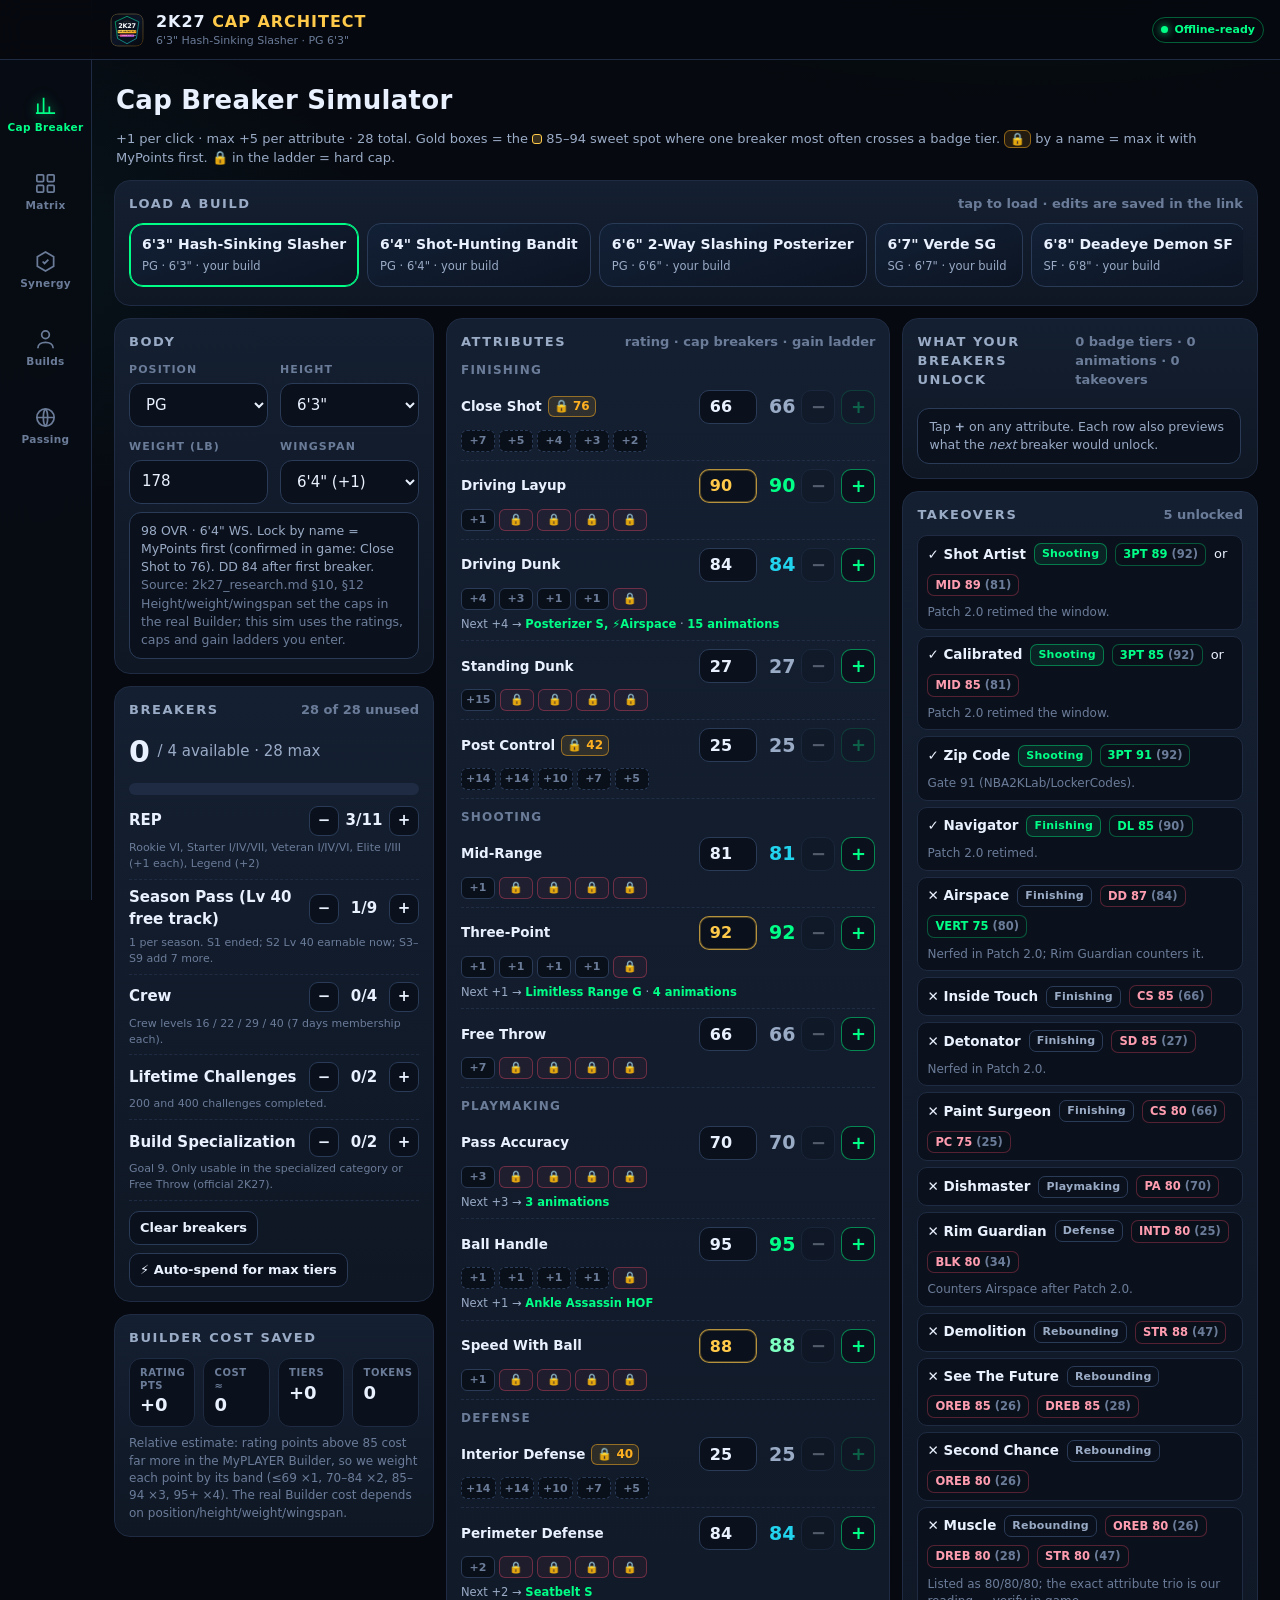
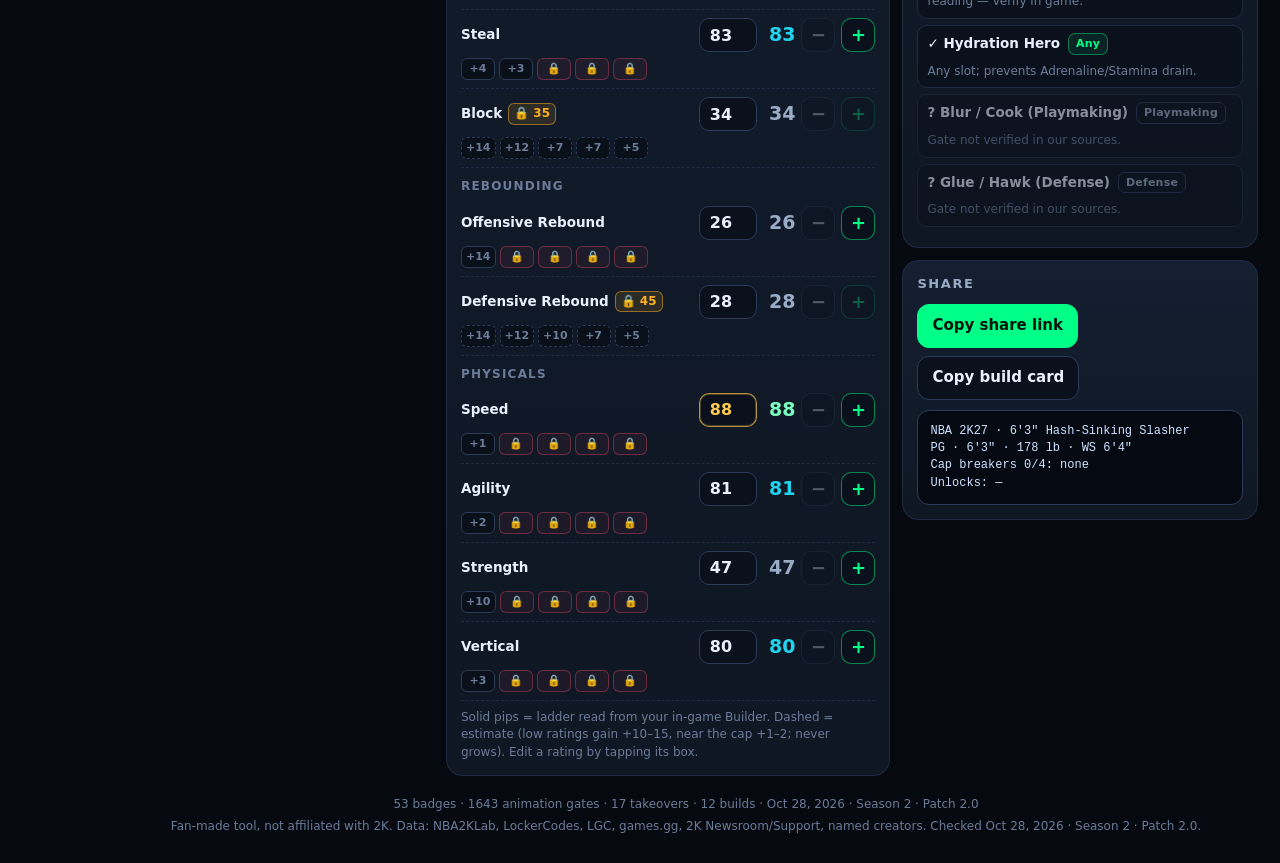
<file: index.html>
<!doctype html>
<html lang="en">
<head>
<meta charset="utf-8">
<meta name="viewport" content="width=device-width,initial-scale=1,viewport-fit=cover">
<title>NBA 2K27 Cap Breaker &amp; Pro Build Architect</title>
<meta name="description" content="Offline NBA 2K27 Season 2 / Patch 2.0 lab: Cap Breaker Simulator (28 max, +5 per attribute), 53-badge threshold &amp; animation gate matrix, Synergy Fuse (+1/+2 to Legend) &amp; token loadout planner.">
<meta name="theme-color" content="#060911">
<meta name="apple-mobile-web-app-capable" content="yes">
<meta name="mobile-web-app-capable" content="yes">
<meta name="apple-mobile-web-app-status-bar-style" content="black-translucent">
<meta name="apple-mobile-web-app-title" content="2K27 Lab">
<meta name="format-detection" content="telephone=no">
<link rel="manifest" href="manifest.json">
<link rel="icon" type="image/svg+xml" href="icon.svg">
<link rel="apple-touch-icon" href="apple-touch-icon.png">
<style>:root{--bg:#06090F;--bg2:#0B111C;--card:#0F1724;--card2:#141F31;--line:#1E2B42;--line2:#2A3B58;--tx:#E9F1FF;--tx2:#9AABC6;--tx3:#6B7C99;
--neon:#00FF87;--neon2:#00C46A;--cyan:#22D3EE;--gold:#FFC94A;--red:#FF4D6D;--amber:#FFB020;--violet:#A78BFA;
--safe-t:env(safe-area-inset-top,0px);--safe-b:env(safe-area-inset-bottom,0px);--safe-l:env(safe-area-inset-left,0px);--safe-r:env(safe-area-inset-right,0px);
--nav-h:64px;--r:16px;color-scheme:dark}
*{box-sizing:border-box;-webkit-tap-highlight-color:transparent}
html,body{margin:0;background:var(--bg);color:var(--tx);font:15px/1.45 -apple-system,BlinkMacSystemFont,"SF Pro Text","Segoe UI",Roboto,Inter,system-ui,sans-serif;-webkit-text-size-adjust:100%}
body{min-height:100vh;min-height:100dvh;background:radial-gradient(1200px 600px at 80% -10%,rgba(0,255,135,.08),transparent 60%),radial-gradient(900px 500px at -10% 10%,rgba(34,211,238,.07),transparent 60%),var(--bg)}
button,input,select{font:inherit;color:inherit}
button{cursor:pointer}
a{color:var(--cyan)}
.mono{font-family:ui-monospace,"SF Mono",Menlo,Consolas,monospace}
/* header */
.top{position:sticky;top:0;z-index:30;padding:calc(10px + var(--safe-t)) calc(16px + var(--safe-r)) 10px calc(16px + var(--safe-l));
 background:rgba(6,9,15,.86);backdrop-filter:blur(14px);-webkit-backdrop-filter:blur(14px);border-bottom:1px solid var(--line);display:flex;align-items:center;gap:12px}
.top img{width:34px;height:34px;border-radius:9px}
.brand{display:flex;flex-direction:column;min-width:0}
.brand b{font-size:16px;letter-spacing:.06em;font-weight:900}
.brand b i{font-style:normal;color:var(--neon)}
.brand span{font-size:11px;color:var(--tx3);white-space:nowrap;overflow:hidden;text-overflow:ellipsis}
.top .ver{margin-left:auto;font-size:11px;font-weight:700;color:var(--neon);border:1px solid rgba(0,255,135,.35);padding:4px 8px;border-radius:999px;white-space:nowrap}
.off{display:inline-block;width:7px;height:7px;border-radius:50%;background:var(--neon);margin-right:6px;box-shadow:0 0 8px var(--neon)}
/* layout */
.shell{display:block}
main{padding:14px calc(14px + var(--safe-r)) calc(var(--nav-h) + 24px + var(--safe-b)) calc(14px + var(--safe-l));max-width:1500px;margin:0 auto}
.view{display:none}.view.on{display:block;animation:fade .18s ease}
@keyframes fade{from{opacity:0;transform:translateY(4px)}to{opacity:1;transform:none}}
.vh{display:flex;align-items:flex-end;gap:10px;margin:4px 2px 12px;flex-wrap:wrap}
.vh h1{font-size:22px;margin:0;font-weight:900;letter-spacing:.01em}
.vh p{margin:0;color:var(--tx2);font-size:13px;flex-basis:100%}
.grid{display:grid;gap:12px;grid-template-columns:minmax(0,1fr)}
.card{background:linear-gradient(180deg,var(--card2),var(--card));border:1px solid var(--line);border-radius:var(--r);padding:14px;min-width:0}
.card h2{font-size:13px;text-transform:uppercase;letter-spacing:.12em;color:var(--tx2);margin:0 0 10px;font-weight:800;display:flex;align-items:center;gap:8px}
.card h2 .n{margin-left:auto;color:var(--tx3);letter-spacing:0;text-transform:none;font-weight:600}
.card h3{font-size:15px;margin:0 0 6px}
.muted{color:var(--tx2)}.dim{color:var(--tx3)}.small{font-size:12px}
.row{display:flex;gap:8px;align-items:center;flex-wrap:wrap}
.sp{flex:1}
/* bottom nav */
nav.tabs{position:fixed;left:0;right:0;bottom:0;z-index:40;display:grid;grid-template-columns:repeat(5,1fr);height:calc(var(--nav-h) + var(--safe-b));padding:0 var(--safe-r) var(--safe-b) var(--safe-l);
 background:rgba(8,12,20,.94);backdrop-filter:blur(16px);-webkit-backdrop-filter:blur(16px);border-top:1px solid var(--line)}
nav.tabs a{display:flex;flex-direction:column;align-items:center;justify-content:center;gap:3px;text-decoration:none;color:var(--tx3);font-size:10.5px;font-weight:700;letter-spacing:.03em}
nav.tabs a svg{width:23px;height:23px;stroke:currentColor;fill:none;stroke-width:1.8}
nav.tabs a.on{color:var(--neon)}
nav.tabs a.on svg{filter:drop-shadow(0 0 6px rgba(0,255,135,.6))}
/* controls */
select,input[type=text],input[type=search],input[type=number]{background:var(--bg2);border:1px solid var(--line2);border-radius:12px;padding:10px 12px;min-height:44px;width:100%;outline:none}
select:focus,input:focus{border-color:var(--neon)}
label.f{display:block;font-size:11px;text-transform:uppercase;letter-spacing:.1em;color:var(--tx3);font-weight:800;margin:0 0 5px}
.btn{border:1px solid var(--line2);background:var(--bg2);border-radius:12px;padding:10px 14px;min-height:44px;font-weight:700;display:inline-flex;align-items:center;gap:8px;justify-content:center}
.btn.p{background:var(--neon);color:#00140A;border-color:var(--neon)}
.btn.s{padding:6px 10px;min-height:34px;font-size:13px;border-radius:10px}
.btn:active{transform:scale(.97)}
input[type=range]{-webkit-appearance:none;appearance:none;width:100%;height:30px;background:transparent;margin:0}
input[type=range]::-webkit-slider-runnable-track{height:6px;border-radius:6px;background:linear-gradient(90deg,var(--neon) var(--p,0%),var(--line2) var(--p,0%))}
input[type=range]::-webkit-slider-thumb{-webkit-appearance:none;width:24px;height:24px;border-radius:50%;background:#fff;margin-top:-9px;box-shadow:0 0 0 4px rgba(0,255,135,.25),0 2px 6px rgba(0,0,0,.5)}
input[type=range]::-moz-range-track{height:6px;border-radius:6px;background:var(--line2)}
input[type=range]::-moz-range-progress{height:6px;border-radius:6px;background:var(--neon)}
input[type=range]::-moz-range-thumb{width:22px;height:22px;border-radius:50%;background:#fff;border:0}
.chips{display:flex;gap:6px;flex-wrap:wrap}
.chip{border:1px solid var(--line2);background:var(--bg2);border-radius:999px;padding:6px 11px;font-size:12.5px;font-weight:700;color:var(--tx2);min-height:34px}
.chip.on{background:rgba(0,255,135,.12);border-color:var(--neon);color:var(--neon)}
.scrollx{display:flex;gap:8px;overflow-x:auto;padding-bottom:4px;scrollbar-width:none;-webkit-overflow-scrolling:touch;scroll-snap-type:x proximity}
.scrollx::-webkit-scrollbar{display:none}
.tag{display:inline-flex;align-items:center;gap:4px;border-radius:7px;padding:2px 7px;font-size:11px;font-weight:800;letter-spacing:.02em;background:var(--bg2);border:1px solid var(--line2);color:var(--tx2);white-space:nowrap}
.tag.g{color:var(--neon);border-color:rgba(0,255,135,.4);background:rgba(0,255,135,.08)}
.tag.y{color:var(--gold);border-color:rgba(255,201,74,.4);background:rgba(255,201,74,.08)}
.tag.r{color:var(--red);border-color:rgba(255,77,109,.4);background:rgba(255,77,109,.08)}
.tag.c{color:var(--cyan);border-color:rgba(34,211,238,.4);background:rgba(34,211,238,.08)}
.tag.v{color:var(--violet);border-color:rgba(167,139,250,.4);background:rgba(167,139,250,.08)}
/* presets */
.preset{flex:0 0 auto;scroll-snap-align:start;min-width:148px;text-align:left;border:1px solid var(--line2);background:linear-gradient(160deg,#122036,#0C1422);border-radius:14px;padding:10px 12px}
.preset b{display:block;font-size:14px}.preset span{font-size:11.5px;color:var(--tx2)}
.preset.on{border-color:var(--neon);box-shadow:0 0 0 1px var(--neon) inset}
/* stat blocks */
.kpis{display:grid;grid-template-columns:repeat(4,minmax(0,1fr));gap:8px}
.kpi{background:var(--bg2);border:1px solid var(--line);border-radius:12px;padding:8px 10px;min-width:0}
.kpi small{display:block;font-size:10px;text-transform:uppercase;letter-spacing:.1em;color:var(--tx3);font-weight:800;white-space:nowrap;overflow:hidden;text-overflow:ellipsis}
.kpi b{font-size:18px;font-weight:900;white-space:nowrap}
.meter{height:12px;border-radius:8px;background:var(--line);overflow:hidden;position:relative;margin:10px 0 4px}
.meter i{position:absolute;inset:0 auto 0 0;background:linear-gradient(90deg,var(--neon2),var(--neon));border-radius:8px}
.meter.over i{background:linear-gradient(90deg,#c2193a,var(--red))}
.big{font-size:30px;font-weight:900;letter-spacing:-.01em}
.warn{border:1px solid rgba(255,77,109,.45);background:rgba(255,77,109,.08);color:#FFC2CE;border-radius:12px;padding:9px 11px;font-size:13px;margin-top:8px}
.ok{border:1px solid rgba(0,255,135,.35);background:rgba(0,255,135,.06);color:#BFFFDF;border-radius:12px;padding:9px 11px;font-size:13px;margin-top:8px}
.note{border:1px solid var(--line2);background:var(--bg2);color:var(--tx2);border-radius:12px;padding:9px 11px;font-size:12.5px;margin-top:8px}
/* attributes */
.grp{margin-top:6px}
.grp>summary{list-style:none;display:flex;align-items:center;gap:8px;padding:10px 2px;cursor:pointer;font-weight:800;font-size:13px;text-transform:uppercase;letter-spacing:.1em;color:var(--tx2);border-top:1px solid var(--line)}
.grp>summary::-webkit-details-marker{display:none}
.grp>summary:after{content:"";margin-left:6px;width:8px;height:8px;border-right:2px solid var(--tx3);border-bottom:2px solid var(--tx3);transform:rotate(45deg);transition:.15s}
.grp[open]>summary:after{transform:rotate(-135deg)}
.grp>summary .avg{margin-left:auto;color:var(--tx);font-size:15px;letter-spacing:0}
.attr{display:grid;grid-template-columns:minmax(0,1fr) 34px 46px 34px;grid-template-areas:"nm mi vl pl" "sl sl sl sl";column-gap:6px;align-items:center;padding:7px 0 4px;border-bottom:1px dashed rgba(42,59,88,.55)}
.attr .nm{grid-area:nm;min-width:0;font-size:13.5px;font-weight:700;display:flex;gap:5px;align-items:center;flex-wrap:wrap}
.attr .nm small{font-weight:600;color:var(--tx3);font-size:11px}
.attr .vl{grid-area:vl;text-align:center;font-size:19px;font-weight:900}
.attr .vl sup{font-size:10px;color:var(--gold);font-weight:800;margin-left:1px}
.attr .mi{grid-area:mi}.attr .pl{grid-area:pl}
.attr .mi,.attr .pl{width:34px;height:34px;border-radius:10px;border:1px solid var(--line2);background:var(--bg2);font-size:18px;font-weight:900;display:flex;align-items:center;justify-content:center;padding:0}
.attr .sl{grid-area:sl}
.v99{color:var(--gold)}.v90{color:var(--neon)}.v85{color:#7CFFC0}.v80{color:var(--cyan)}.v75{color:#B9C7DD}.vlo{color:var(--tx2)}

/* ---- 2K27 Lab additions (same tokens as FC27 Clubs Lab) ---- */
:root{--b1:#C98A5A;--b2:#C9D3E0;--b3:#FFC94A;--b4:#B57BFF;--b5:#FF4D6D}
.top .brand b i{color:var(--gold)}
.attr2{display:grid;grid-template-columns:minmax(0,1fr) 58px auto;gap:6px 8px;align-items:center;padding:8px 0;border-bottom:1px dashed rgba(42,59,88,.55)}
.attr2 .nm{font-size:13.5px;font-weight:700;display:flex;gap:6px;align-items:center;min-width:0;flex-wrap:wrap}
.attr2 .nm small{color:var(--tx3);font-weight:600;font-size:11px}
.attr2 input[type=number]{min-height:34px;padding:4px 6px;text-align:center;font-weight:900;font-size:16px;border-radius:10px}
.attr2.sweet input[type=number]{border-color:rgba(255,201,74,.7);box-shadow:0 0 0 1px rgba(255,201,74,.25) inset;color:var(--gold)}
.attr2 .eff{font-size:19px;font-weight:900;min-width:30px;text-align:right}
.attr2 .eff sup{font-size:10px;color:var(--neon);margin-left:1px}
.attr2 .ctl{display:flex;gap:6px;align-items:center;justify-content:flex-end}
.attr2 .ctl button{width:34px;height:34px;border-radius:10px;border:1px solid var(--line2);background:var(--bg2);font-size:18px;font-weight:900;padding:0}
.attr2 .ctl button.plus{border-color:rgba(0,255,135,.5);color:var(--neon)}
.attr2 .ctl button:disabled{opacity:.3;cursor:not-allowed}
.attr2 .lad{grid-column:1/-1;display:flex;gap:4px;align-items:center;flex-wrap:wrap}
.pip{min-width:34px;height:22px;border-radius:6px;border:1px solid var(--line2);font-size:11px;font-weight:800;display:inline-flex;align-items:center;justify-content:center;color:var(--tx3);background:#0A101A;padding:0 4px}
.pip.on{background:rgba(0,255,135,.16);border-color:var(--neon);color:var(--neon)}
.pip.cap{color:var(--red);border-color:rgba(255,77,109,.35);background:rgba(255,77,109,.06)}
.pip.est{border-style:dashed}
.lk{font-size:12px;border-radius:6px;padding:1px 5px;background:rgba(255,176,32,.12);border:1px solid rgba(255,176,32,.5);color:var(--amber);cursor:pointer;font-weight:800}
.nxt{grid-column:1/-1;font-size:11.5px;color:var(--tx2)}
.nxt b{color:var(--neon)}
.sweetkey{display:inline-block;width:10px;height:10px;border-radius:3px;border:1px solid var(--gold);background:rgba(255,201,74,.2);vertical-align:-1px}
.t0{color:var(--tx3)}.t1{color:var(--b1)}.t2{color:var(--b2)}.t3{color:var(--b3)}.t4{color:var(--b4)}.t5{color:var(--b5)}
.tb{display:inline-flex;align-items:center;justify-content:center;border-radius:6px;font-size:10.5px;font-weight:900;padding:1px 6px;border:1px solid currentColor;letter-spacing:.04em;white-space:nowrap}
.tb.t5{background:linear-gradient(90deg,rgba(255,77,109,.2),rgba(167,139,250,.2))}
.diff{display:flex;gap:8px;align-items:center;padding:7px 9px;border:1px solid var(--line);border-radius:10px;background:var(--bg2);margin-bottom:6px;font-size:13px;flex-wrap:wrap}
.diff b{font-size:13.5px}
.diff .arr{color:var(--neon);font-weight:900}
.diff.an{border-color:rgba(34,211,238,.35)}
.diff.tk{border-color:rgba(255,201,74,.45);background:rgba(255,201,74,.05)}
.list{max-height:520px;overflow:auto;padding-right:2px}
.mx td.me{font-weight:900}
.mx td.hit{background:rgba(0,255,135,.08);color:var(--neon)}
.mx td.no{opacity:.45}
.mx tr.inel td{opacity:.4}
.mx .bn{font-weight:800;white-space:normal;min-width:130px}
.an{display:grid;grid-template-columns:minmax(0,1fr) auto;gap:2px 8px;padding:7px 9px;border:1px solid var(--line);border-radius:10px;background:var(--bg2);margin-bottom:6px}
.an.ok{border-color:rgba(0,255,135,.4)}
.an.near{border-color:rgba(255,201,74,.45)}
.an .h{font-size:11px;color:var(--tx3)}
.an b{font-size:13.5px}
.disc{border:1px solid var(--line);border-radius:12px;padding:10px;background:var(--bg2);margin-bottom:10px}
.disc h3{display:flex;align-items:center;gap:8px;font-size:14px;margin:0 0 8px}
.disc h3 .n{margin-left:auto;font-size:12px;color:var(--tx2)}
.disc h3 .n.over{color:var(--red)}
.eqr{display:grid;grid-template-columns:minmax(0,1fr) 108px 38px 30px;gap:6px;align-items:center;margin-bottom:6px}
.eqr select{min-height:36px;padding:4px 8px;border-radius:10px;font-size:13px}
.eqr .c{font-weight:900;text-align:right;font-size:13px}
.eqr .x{width:30px;height:30px;border-radius:9px;border:1px solid var(--line2);background:var(--card);padding:0;color:var(--tx3)}
.eqr .nm{font-size:13px;font-weight:700;min-width:0;overflow:hidden;text-overflow:ellipsis;white-space:nowrap}
.eqr .nm .fz{color:var(--violet);font-size:11px;margin-left:4px}
.fz-row{display:grid;grid-template-columns:minmax(0,1fr) 64px minmax(0,1fr) 30px;gap:6px;align-items:center;margin-bottom:6px}
.fz-row select{min-height:36px;padding:4px 8px;border-radius:10px;font-size:13px}
.fz-row .arr{color:var(--violet);font-weight:900;text-align:center}
.seg{display:inline-flex;border:1px solid var(--line2);border-radius:12px;overflow:hidden}
.seg button{border:0;background:var(--bg2);padding:8px 14px;font-weight:800;min-height:40px;color:var(--tx2)}
.seg button.on{background:var(--neon);color:#00140A}
.bld .hd{display:flex;gap:10px;align-items:flex-start}
.bld .av{width:48px;height:48px;border-radius:12px;flex:0 0 auto;display:flex;align-items:center;justify-content:center;font-weight:900;font-size:14px;color:#00140A;background:linear-gradient(135deg,var(--neon),var(--cyan))}
.bld .av.meta{background:linear-gradient(135deg,var(--violet),#6366F1);color:#fff}
.bld .av.pro{background:linear-gradient(135deg,var(--gold),#F97316)}
.stat8{display:grid;grid-template-columns:repeat(4,minmax(0,1fr));gap:5px;margin-top:10px}
.stat8 div{background:var(--bg2);border:1px solid var(--line);border-radius:9px;text-align:center;padding:4px 2px}
.stat8 small{display:block;font-size:9.5px;color:var(--tx3);font-weight:800;letter-spacing:.06em}
.stat8 b{font-size:15px}
.kbd{display:inline-block;font-family:ui-monospace,Menlo,monospace;font-size:12px;font-weight:800;border:1px solid var(--line2);border-bottom-width:3px;border-radius:7px;padding:1px 6px;background:#0A101A;color:var(--tx)}
.setrow{display:grid;grid-template-columns:minmax(0,1.1fr) minmax(0,.7fr);gap:4px 10px;padding:8px 0;border-bottom:1px dashed var(--line)}
.setrow b{font-size:13.5px}.setrow .v{font-weight:900;color:var(--neon);text-align:right}
.setrow .w{grid-column:1/-1;font-size:12px;color:var(--tx2)}
.dial{display:grid;grid-template-columns:repeat(3,minmax(0,1fr));gap:8px;margin:6px 0 4px}
.dial div{background:#050A12;border:1px solid rgba(0,255,135,.35);border-radius:12px;padding:8px;text-align:center}
.dial small{display:block;font-size:10px;letter-spacing:.1em;color:var(--tx3);font-weight:800;text-transform:uppercase}
.dial b{font-size:26px;font-weight:900;color:var(--neon)}
.srcs{columns:1;font-size:12px}.srcs a{display:block;padding:3px 0;color:var(--tx2);overflow-wrap:anywhere}
.tkrow{display:grid;grid-template-columns:96px minmax(0,1fr);gap:8px;align-items:center;margin-bottom:6px}
.tkrow select{min-height:36px;padding:4px 8px;border-radius:10px;font-size:13px}
.tkrow span{font-size:12px;color:var(--tx3);font-weight:800;text-transform:uppercase;letter-spacing:.06em}
.src{font-size:11.5px;color:var(--tx3);margin-top:8px;overflow-wrap:anywhere}.src a{color:var(--tx2)}
.toast{position:fixed;left:50%;bottom:calc(var(--nav-h) + 18px + var(--safe-b));transform:translateX(-50%) translateY(20px);background:var(--neon);color:#00140A;font-weight:800;padding:10px 16px;border-radius:999px;opacity:0;transition:.2s;z-index:60;pointer-events:none}
.toast.on{opacity:1;transform:translateX(-50%)}
.bcard{white-space:pre-wrap;font-family:ui-monospace,Menlo,monospace;font-size:12px;background:#050A12;border:1px solid var(--line2);border-radius:12px;padding:12px;color:#CFE3FF;overflow-wrap:anywhere;max-height:300px;overflow:auto}
.empty-hide:empty{display:none}
.g2,.g3{grid-template-columns:minmax(0,1fr)}
.tw{overflow-x:auto;-webkit-overflow-scrolling:touch;border-radius:10px;border:1px solid var(--line)}
.tbl{width:100%;border-collapse:collapse;font-size:12.5px}
.tbl th{position:sticky;top:0;background:var(--card2);text-align:center;color:var(--tx3);font-weight:800;font-size:10.5px;text-transform:uppercase;letter-spacing:.08em;padding:6px;border-bottom:1px solid var(--line2);z-index:1}
.tbl td{padding:6px;border-bottom:1px solid var(--line);text-align:center;white-space:nowrap}
.tbl th:first-child,.tbl td:first-child{text-align:left}
.tbl td.ak{text-align:center;font-weight:700;color:var(--tx2)}
.tbl td.bn{border-right:1px solid var(--line)}
.cbsrc{display:grid;grid-template-columns:minmax(0,1fr) auto;gap:4px 8px;align-items:center;padding:7px 0;border-bottom:1px dashed var(--line)}
.cbsrc .st{display:flex;gap:6px;align-items:center}
.cbsrc .st button{width:30px;height:30px;border-radius:9px;border:1px solid var(--line2);background:var(--bg2);font-weight:900;padding:0}
.cbsrc .st b{min-width:38px;text-align:center}
.cbsrc small{grid-column:1/-1;color:var(--tx3);font-size:11px}
@media (min-width:700px){.g2{grid-template-columns:repeat(2,minmax(0,1fr))}.g3{grid-template-columns:repeat(2,minmax(0,1fr))}.srcs{columns:2}}
@media (min-width:900px){
 :root{--nav-w:92px}
 nav.tabs{top:0;bottom:0;right:auto;width:calc(var(--nav-w) + var(--safe-l));height:auto;grid-template-columns:1fr;grid-auto-rows:78px;align-content:start;padding:calc(76px + var(--safe-t)) 0 var(--safe-b) var(--safe-l);border-top:0;border-right:1px solid var(--line)}
 .top{padding-left:calc(var(--nav-w) + 18px + var(--safe-l));z-index:45}
 main{margin-left:calc(var(--nav-w) + var(--safe-l));padding:18px 22px calc(28px + var(--safe-b)) 22px}
 .toast{bottom:28px}
 .vh h1{font-size:26px}
 .simgrid{grid-template-columns:minmax(0,.9fr) minmax(0,1.25fr) minmax(0,1fr);align-items:start}
 .logrid{grid-template-columns:minmax(0,1.4fr) minmax(0,1fr);align-items:start}
 .g3{grid-template-columns:repeat(3,minmax(0,1fr))}
}
.rqi{font-size:11.5px;border-radius:7px;padding:2px 7px;background:#0A101A;border:1px solid var(--line);color:var(--tx2);font-weight:700}
.rqi.m{color:var(--neon);border-color:rgba(0,255,135,.3)}
.rqi.x{color:#FF9DB0;border-color:rgba(255,77,109,.3)}
.kpi small{white-space:normal;letter-spacing:.06em;line-height:1.25;overflow:visible}
.seg{max-width:100%}
.seg button{white-space:nowrap}
@media (max-width:520px){#mx-mode{display:flex}#mx-mode button{flex:1 1 auto;padding:8px 8px;font-size:13px}}
</style>
</head>
<body>
<header class="top"><img src="icon.svg" alt=""><div class="brand"><b>2K27 <i>CAP ARCHITECT</i></b><span id="k-sub"></span></div><span class="ver"><span class="off"></span><span id="net">Offline-ready</span></span></header>
<nav class="tabs" aria-label="Sections">
 <a href="#tab=sim" data-t="sim"><svg viewBox="0 0 24 24"><path d="M4 20V10M10 20V4M16 20v-7M22 20H2"/></svg>Cap Breaker</a>
 <a href="#tab=matrix" data-t="matrix"><svg viewBox="0 0 24 24"><rect x="3" y="3" width="7" height="7" rx="1"/><rect x="14" y="3" width="7" height="7" rx="1"/><rect x="3" y="14" width="7" height="7" rx="1"/><rect x="14" y="14" width="7" height="7" rx="1"/></svg>Matrix</a>
 <a href="#tab=loadout" data-t="loadout"><svg viewBox="0 0 24 24"><path d="M12 2l8.5 5v10L12 22l-8.5-5V7z"/><path d="M9 12l2 2 4-4"/></svg>Synergy</a>
 <a href="#tab=builds" data-t="builds"><svg viewBox="0 0 24 24"><circle cx="12" cy="7" r="4"/><path d="M4 21c0-4 4-6 8-6s8 2 8 6"/></svg>Builds</a>
 <a href="#tab=passing" data-t="passing"><svg viewBox="0 0 24 24"><circle cx="12" cy="12" r="9"/><path d="M3 12h18M12 3c3 3 3 15 0 18M12 3c-3 3-3 15 0 18"/></svg>Passing</a>
</nav>
<main>
<!-- SIMULATOR -->
<section class="view" id="v-sim">
 <div class="vh"><h1>Cap Breaker Simulator</h1><p>+1 per click · max +5 per attribute · 28 total. Gold boxes = the <span class="sweetkey"></span> 85–94 sweet spot where one breaker most often crosses a badge tier. <span class="lk">🔒</span> by a name = max it with MyPoints first. 🔒 in the ladder = hard cap.</p></div>
 <div class="card" style="margin-bottom:12px"><h2>Load a build <span class="n">tap to load · edits are saved in the link</span></h2><div class="scrollx" id="presets"></div></div>
 <div class="grid simgrid">
  <div class="grid">
   <div class="card"><h2>Body</h2>
    <div class="grid g2">
     <div><label class="f" for="p-pos">Position</label><select id="p-pos"><option>PG</option><option>SG</option><option>SF</option><option>PF</option><option>C</option></select></div>
     <div><label class="f" for="p-h">Height</label><select id="p-h"></select></div>
     <div><label class="f" for="p-wt">Weight (lb)</label><input type="number" id="p-wt" min="150" max="290"></div>
     <div><label class="f" for="p-ws">Wingspan</label><select id="p-ws"></select></div>
    </div>
    <div class="note" id="body-note"></div>
   </div>
   <div class="card"><h2>Breakers <span class="n" id="cb-n"></span></h2>
    <div class="row"><span class="big" id="cb-used"></span><span class="muted">/ <span id="cb-av"></span> available · <span id="cb-max">28</span> max</span></div>
    <div class="meter" id="cb-meter"><i></i></div>
    <div id="cb-src"></div>
    <div id="cb-warn" class="empty-hide"></div>
    <div class="row" style="margin-top:10px"><button class="btn s" id="cb-reset" type="button">Clear breakers</button><button class="btn s" id="cb-best" type="button">⚡ Auto-spend for max tiers</button></div>
   </div>
   <div class="card"><h2>Builder cost saved</h2><div class="kpis" id="save-k"></div><div class="small dim" style="margin-top:8px">Relative estimate: rating points above 85 cost far more in the MyPLAYER Builder, so we weight each point by its band (≤69 ×1, 70–84 ×2, 85–94 ×3, 95+ ×4). The real Builder cost depends on position/height/weight/wingspan.</div></div>
  </div>
  <div class="card"><h2>Attributes <span class="n">rating · cap breakers · gain ladder</span></h2><div id="attrs"></div>
   <div class="small dim" style="margin-top:8px">Solid pips = ladder read from your in-game Builder. Dashed = estimate (low ratings gain +10–15, near the cap +1–2; never grows). Edit a rating by tapping its box.</div></div>
  <div class="grid">
   <div class="card"><h2>What your breakers unlock <span class="n" id="un-n"></span></h2><div id="unlocks" class="list"></div></div>
   <div class="card"><h2>Takeovers <span class="n" id="tk-n"></span></h2><div id="tks"></div></div>
   <div class="card"><h2>Share</h2><div class="row"><button class="btn p" id="b-link" type="button">Copy share link</button><button class="btn" id="b-card" type="button">Copy build card</button></div><div class="bcard" id="bcard" style="margin-top:10px"></div></div>
  </div>
 </div>
</section>
<!-- MATRIX -->
<section class="view" id="v-matrix">
 <div class="vh"><h1>Badge Threshold &amp; Animation Gate Matrix</h1><p>All 53 badges (Bronze / Silver / Gold / HOF thresholds, height limits, token costs) and LockerCodes animation gates, checked live against the build in the simulator.</p></div>
 <div class="card" style="margin-bottom:12px">
  <div class="seg" id="mx-mode"><button data-m="badges" class="on" type="button">Badges</button><button data-m="anims" type="button">Animations</button><button data-m="tk" type="button">Takeovers</button><button data-m="alias" type="button">Legacy names</button></div>
  <input type="search" id="mx-q" placeholder="Search badge, player, attribute (e.g. curry, 3PT, contact)" style="margin-top:10px" aria-label="Search">
  <div class="chips" id="mx-cat" style="margin-top:10px"></div>
  <div class="chips" id="mx-st" style="margin-top:8px"></div>
  <div class="small dim" id="mx-info" style="margin-top:8px"></div>
 </div>
 <div id="mx-out"></div>
</section>
<!-- LOADOUT -->
<section class="view" id="v-loadout">
 <div class="vh"><h1>Synergy Fuse &amp; Token Loadout Planner</h1><p>Fuse badges cost 0 tokens and gain +1/+2 tiers (the only way to Legend). Reactions get the same boost once their Fuse triggers enough times. Pools are per discipline; cap breakers add no tokens or slots.</p></div>
 <div class="card" style="margin-bottom:12px"><div class="row"><div style="flex:1;min-width:220px"><label class="f" for="lo-b">Build</label><select id="lo-b"></select></div>
  <div><label class="f">Mode</label><div class="seg" id="lo-mode"><button data-m="rec" type="button">Rec 5v5</button><button data-m="3s" type="button">3s / 3v3</button></div></div></div>
  <div class="small muted" id="lo-why" style="margin-top:8px"></div></div>
 <div class="grid logrid">
  <div class="card"><h2>Badges by discipline <span class="n" id="lo-tot"></span></h2><div id="lo-disc"></div>
   <div class="row"><button class="btn s p" id="lo-auto" type="button">⚡ Auto-fill best tiers within pools</button><button class="btn s" id="lo-reset" type="button">Reset to saved loadout</button><button class="btn s" id="lo-clear" type="button">Clear</button></div></div>
  <div class="grid">
   <div class="card"><h2>Synergy Fuse → Reaction <span class="n" id="fz-n"></span></h2>
    <div class="grid g2" style="margin-bottom:8px"><div><label class="f" for="fz-p1">+1 slots unlocked (of 12)</label><input type="number" id="fz-p1" min="0" max="12"></div><div><label class="f" for="fz-p2">+2 slots unlocked (of 4)</label><input type="number" id="fz-p2" min="0" max="4"></div></div>
    <div id="fz-rows"></div><button class="btn s" id="fz-add" type="button">+ Add Fuse pair</button>
    <div class="note">Season 2 reset seasonal Synergy. The free track gives back 4 slots at levels 7, 15, 25 and 35. ✓ = pairing seen in a real Builder screenshot; others: confirm the Builder allows it.</div></div>
   <div class="card"><h2>Takeovers <span class="n">5 slots · one per discipline</span></h2><div id="lo-tk"></div></div>
   <div class="card"><h2>Loadout card</h2><div class="row"><button class="btn p" id="lo-copy" type="button">Copy loadout</button><button class="btn" id="lo-link" type="button">Copy share link</button></div><div class="bcard" id="lo-card" style="margin-top:10px"></div></div>
  </div>
 </div>
</section>
<!-- BUILDS -->
<section class="view" id="v-builds">
 <div class="vh"><h1>Builds</h1><p>Your six builds (from your screenshots) plus meta templates. "Template" sheets are illustrative starting points, not a single creator's exact numbers.</p></div>
 <div class="chips" id="bf" style="margin-bottom:12px"></div>
 <div class="grid g3" id="b-list"></div>
</section>
<!-- PASSING -->
<section class="view" id="v-passing">
 <div class="vh"><h1>Passing Settings &amp; Pass Styles</h1><p>Preset for long icon/flick passes to a teammate already down court, the new 2K27 no-look input, and every pass style by Pass Accuracy.</p></div>
 <div class="grid g2" style="align-items:start">
  <div class="card"><h2>Pass Target preset <span class="n">Controller Settings → Passing</span></h2>
   <div class="dial"><div><small>Direction</small><b>85</b></div><div><small>Distance</small><b>10</b></div><div><small>Openness</small><b>5</b></div></div>
   <div id="pass-set"></div></div>
  <div class="grid">
   <div class="card"><h2>Inputs <span class="n">PlayStation · Xbox</span></h2><div class="tw"><table class="tbl" id="pass-in"></table></div>
    <div class="ok"><b>No-look pass:</b> hold <span class="kbd">R1</span>/<span class="kbd">RB</span> and flick the <b>right stick</b> toward the receiver. Flashy animations also need a fitting pass style, Pass Accuracy and a good passing angle.</div></div>
   <div class="card"><h2>Pass styles <span class="n" id="ps-n"></span></h2><div id="pass-styles" class="list"></div></div>
  </div>
 </div>
 <div class="card" style="margin-top:12px"><h2>Sources</h2><div class="srcs" id="srcs"></div></div>
</section>
<div class="small dim" style="text-align:center;margin:20px 0 4px" id="foot"></div>
<div class="small dim" style="text-align:center">Fan-made tool, not affiliated with 2K. Data: NBA2KLab, LockerCodes, LGC, games.gg, 2K Newsroom/Support, named creators. Checked Oct 28, 2026 · Season 2 · Patch 2.0.</div>
</main>
<div class="toast" id="toast"></div>
<script>
const D = {"badges":[{"n":"Aerial Wizard","cat":"Finishing","op":"OR","r":[["DD",[60,70,80,94]],["SD",[60,70,80,93]]],"mn":69,"mx":88,"c":"cheap","d":"Finish alley-oops from a teammate and putbacks off an offensive rebound (in-game text)."},{"n":"Float Game","cat":"Finishing","op":"OR","r":[["CS",[65,80,90,96]],["DL",[65,85,93,95]]],"mn":69,"mx":88,"c":"exp","d":""},{"n":"Ghost Stepper","cat":"Finishing","op":"OR","r":[["CS",[55,77,86,94]],["PC",[55,77,86,94]]],"mn":69,"mx":88,"c":"cheap","d":"Boosts step-through layups and close shots that come after a fake."},{"n":"Hook Specialist","cat":"Finishing","op":"AND","r":[["CS",[60,75,87,94]],["PC",[55,65,80,90]]],"mn":69,"mx":88,"c":"cheap","d":""},{"n":"Layup Mixmaster","cat":"Finishing","op":"AND","r":[["DL",[70,83,90,99]]],"mn":69,"mx":84,"c":"exp","d":""},{"n":"Paint Prodigy","cat":"Finishing","op":"AND","r":[["CS",[60,85,90,96]]],"mn":75,"mx":88,"c":"cheap","d":""},{"n":"Physical Finisher","cat":"Finishing","op":"AND","r":[["DL",[60,80,90,96]],["STR",[60,70,80,90]]],"mn":69,"mx":88,"c":"mid","d":""},{"n":"Post Powerhouse","cat":"Finishing","op":"AND","r":[["PC",[60,75,85,95]],["STR",[65,79,86,95]]],"mn":77,"mx":88,"c":"cheap","d":""},{"n":"Post Spin Catalyst","cat":"Finishing","op":"AND","r":[["PC",[65,83,91,99]]],"mn":73,"mx":88,"c":"cheap","d":""},{"n":"Posterizer","cat":"Finishing","op":"AND","r":[["DD",[73,87,93,99]],["VERT",[65,75,80,90]]],"mn":69,"mx":88,"c":"exp","d":""},{"n":"Rise Up","cat":"Finishing","op":"AND","r":[["SD",[60,81,90,99]],["VERT",[55,62,66,70]]],"mn":77,"mx":88,"c":"cheap","d":""},{"n":"Arc Cadence","cat":"Shooting","op":"AND","r":[["3PT",[70,86,91,98]]],"mn":69,"mx":83,"c":"exp","d":"Off-the-dribble threes (creator description)."},{"n":"Deadeye","cat":"Shooting","op":"OR","r":[["MID",[65,85,92,99]],["3PT",[65,85,92,99]]],"mn":69,"mx":88,"c":"exp","d":"Reduces the penalty from closing-out defenders."},{"n":"Limitless Range","cat":"Shooting","op":"AND","r":[["3PT",[83,89,93,99]]],"mn":69,"mx":88,"c":"exp","d":"Extends effective three-point range."},{"n":"Mini Marksman","cat":"Shooting","op":"OR","r":[["MID",[60,79,94,99]],["3PT",[60,79,94,99]]],"mn":69,"mx":76,"c":"cheap","d":"Activates vs defenders 3+ inches taller (creator description)."},{"n":"Post Fade Phenom","cat":"Shooting","op":"AND","r":[["MID",[60,71,84,91]],["PC",[55,74,84,93]]],"mn":69,"mx":88,"c":"cheap","d":""},{"n":"Quick Trigger","cat":"Shooting","op":"OR","r":[["MID",[80,88,95,99]],["3PT",[80,88,95,99]]],"mn":69,"mx":88,"c":"exp","d":""},{"n":"Set and Fire","cat":"Shooting","op":"AND","r":[["3PT",[60,78,89,97]]],"mn":69,"mx":88,"c":"mid","d":"Boosts set-foot three-pointers."},{"n":"Smooth Operator","cat":"Shooting","op":"AND","r":[["MID",[70,87,93,99]]],"mn":69,"mx":88,"c":"exp","d":"Off-the-dribble mid-range (creator description). games.gg lists ≤6'11\"; NBA2KLab/LGC list no limit."},{"n":"Static Middy","cat":"Shooting","op":"AND","r":[["MID",[55,75,85,95]]],"mn":69,"mx":88,"c":"mid","d":"Set mid-range; Reddit reports it also fires on corner 3s."},{"n":"Ankle Assassin","cat":"Playmaking","op":"AND","r":[["BH",[75,86,93,96]]],"mn":69,"mx":82,"c":"exp","d":""},{"n":"Bail Out","cat":"Playmaking","op":"AND","r":[["PA",[85,93,96,99]]],"mn":69,"mx":88,"c":"exp","d":""},{"n":"Break Starter","cat":"Playmaking","op":"AND","r":[["PA",[65,77,89,97]]],"mn":69,"mx":88,"c":"cheap","d":"Full-court outlet passes off defensive rebounds."},{"n":"Dimer","cat":"Playmaking","op":"AND","r":[["PA",[50,70,86,95]]],"mn":69,"mx":88,"c":"cheap","d":""},{"n":"Handles for Days","cat":"Playmaking","op":"AND","r":[["BH",[71,81,90,95]]],"mn":69,"mx":84,"c":"mid","d":""},{"n":"Lightning Launch","cat":"Playmaking","op":"AND","r":[["SWB",[68,75,86,91]]],"mn":69,"mx":83,"c":"exp","d":"Speeds up launches when attacking from the perimeter (in-game text)."},{"n":"Pace","cat":"Playmaking","op":"AND","r":[["SWB",[70,80,88,93]]],"mn":69,"mx":82,"c":"mid","d":"Raises the ball handler's speed when sprinting."},{"n":"Strong Handle","cat":"Playmaking","op":"AND","r":[["BH",[60,67,73,78]],["STR",[75,82,89,95]]],"mn":69,"mx":83,"c":"mid","d":""},{"n":"Unpluckable","cat":"Playmaking","op":"OR","r":[["BH",[65,80,92,97]],["PC",[65,86,96,999]]],"mn":69,"mx":88,"c":"exp","d":""},{"n":"Versatile Visionary","cat":"Playmaking","op":"AND","r":[["PA",[65,80,90,99]]],"mn":69,"mx":88,"c":"mid","d":""},{"n":"Ankle Braces","cat":"Defense","op":"AND","r":[["PERD",[60,86,93,95]],["AGI",[65,82,89,92]]],"mn":69,"mx":81,"c":"mid","d":""},{"n":"Challenger","cat":"Defense","op":"AND","r":[["PERD",[71,82,92,98]]],"mn":69,"mx":83,"c":"exp","d":""},{"n":"Glove","cat":"Defense","op":"AND","r":[["STL",[70,83,93,99]]],"mn":69,"mx":84,"c":"mid","d":""},{"n":"High-Flying Denier","cat":"Defense","op":"AND","r":[["BLK",[68,78,88,92]],["VERT",[60,74,80,83]]],"mn":75,"mx":88,"c":"cheap","d":""},{"n":"Immovable Enforcer","cat":"Defense","op":"AND","r":[["PERD",[62,72,84,91]],["STR",[71,82,85,92]]],"mn":69,"mx":88,"c":"cheap","d":""},{"n":"Interceptor","cat":"Defense","op":"AND","r":[["STL",[60,77,90,97]]],"mn":69,"mx":88,"c":"mid","d":""},{"n":"Off-Ball Pest","cat":"Defense","op":"OR","r":[["INTD",[60,76,85,93]],["PERD",[55,68,80,89]]],"mn":69,"mx":88,"c":"cheap","d":""},{"n":"Paint Patroller","cat":"Defense","op":"AND","r":[["INTD",[60,71,77,84]],["BLK",[70,84,93,99]]],"mn":77,"mx":88,"c":"exp","d":""},{"n":"Pick Dodger","cat":"Defense","op":"AND","r":[["PERD",[73,83,90,97]],["AGI",[71,81,88,91]]],"mn":69,"mx":82,"c":"exp","d":""},{"n":"Post Lockdown","cat":"Defense","op":"AND","r":[["INTD",[65,82,88,93]],["STR",[65,74,80,88]]],"mn":77,"mx":88,"c":"cheap","d":""},{"n":"Seatbelt","cat":"Defense","op":"AND","r":[["PERD",[75,85,91,99]],["AGI",[70,77,80,86]]],"mn":69,"mx":81,"c":"exp","d":""},{"n":"Wall Up","cat":"Defense","op":"AND","r":[["INTD",[80,85,95,99]],["STR",[75,80,90,92]]],"mn":77,"mx":88,"c":"exp","d":""},{"n":"Boxout Boss","cat":"Rebounding","op":"AND","r":[["DREB",[65,75,90,98]],["STR",[60,76,88,94]]],"mn":75,"mx":88,"c":"mid","d":""},{"n":"Breaker","cat":"Rebounding","op":"AND","r":[["OREB",[65,82,92,98]],["STR",[70,79,90,96]]],"mn":75,"mx":88,"c":"exp","d":""},{"n":"Crasher","cat":"Rebounding","op":"AND","r":[["OREB",[60,80,93,99]],["VERT",[60,65,67,70]]],"mn":69,"mx":88,"c":"exp","d":""},{"n":"Possession Closer","cat":"Rebounding","op":"AND","r":[["DREB",[67,87,95,99]],["VERT",[60,65,67,70]]],"mn":69,"mx":88,"c":"exp","d":""},{"n":"Sync Snatcher","cat":"Rebounding","op":"OR","r":[["OREB",[55,70,82,90]],["DREB",[55,70,82,90]]],"mn":69,"mx":88,"c":"cheap","d":""},{"n":"Brick Wall","cat":"Physicals","op":"AND","r":[["STR",[75,83,95,99]]],"mn":77,"mx":88,"c":"cheap","d":""},{"n":"Bruiser","cat":"Physicals","op":"AND","r":[["STR",[71,84,93,99]]],"mn":69,"mx":88,"c":"mid","d":""},{"n":"Flash","cat":"Physicals","op":"AND","r":[["SPD",[70,82,87,95]],["AGI",[60,78,81,91]]],"mn":69,"mx":88,"c":"exp","d":"Faster off-ball movement in transition on offense or defense."},{"n":"Pogo Stick","cat":"Physicals","op":"AND","r":[["VERT",[63,70,80,90]]],"mn":69,"mx":88,"c":"cheap","d":""},{"n":"Slippery Off-Ball","cat":"Physicals","op":"AND","r":[["SPD",[57,73,85,94]],["AGI",[57,65,77,90]]],"mn":69,"mx":81,"c":"mid","d":""},{"n":"Work Horse","cat":"Physicals","op":"OR","r":[["AGI",[60,75,85,95]],["STR",[60,75,85,95]]],"mn":69,"mx":88,"c":"mid","d":"Faster when chasing loose balls."}],"aliases":[{"a":"Set Shot Specialist","to":"Set and Fire","note":"2K24/25 set-shot badge; 2K27's equivalent is Set and Fire (set-foot 3PT)."},{"a":"Catch and Shoot","to":"Set and Fire","note":"Not a 2K27 badge; closest is Set and Fire."},{"a":"Rebound Chaser","to":"Sync Snatcher","note":"2K25/26 badge, not in 2K27. Closest: Sync Snatcher / Possession Closer / Crasher."},{"a":"Boxout Beast","to":"Boxout Boss","note":"2K25/26 name. 2K27 uses Boxout Boss."},{"a":"Anchor","to":"Paint Patroller","note":"2K25/26 rim-protection badge, not in 2K27. Closest: Paint Patroller / High-Flying Denier."},{"a":"Pogo Stick","to":"Pogo Stick","note":"Same name in 2K27."},{"a":"Limitless Range (2K25)","to":"Limitless Range","note":"Same name; 2K27 thresholds 83/89/93/99."}],"attrs":[["CS","Close Shot","F"],["DL","Driving Layup","F"],["DD","Driving Dunk","F"],["SD","Standing Dunk","F"],["PC","Post Control","F"],["MID","Mid-Range","S"],["3PT","Three-Point","S"],["FT","Free Throw","S"],["PA","Pass Accuracy","P"],["BH","Ball Handle","P"],["SWB","Speed With Ball","P"],["INTD","Interior Defense","D"],["PERD","Perimeter Defense","D"],["STL","Steal","D"],["BLK","Block","D"],["OREB","Offensive Rebound","R"],["DREB","Defensive Rebound","R"],["SPD","Speed","Y"],["AGI","Agility","Y"],["STR","Strength","Y"],["VERT","Vertical","Y"]],"anims":[{"n":"Amen Thompson","g":"Dribble","cat":"Dribble Style","req":{"SWB":79},"mode":"AND","mn":77,"mx":81},{"n":"Anthony Edwards","g":"Dribble","cat":"Dribble Style","req":{"SWB":76},"mode":"AND","mn":69,"mx":81},{"n":"Austin Reaves","g":"Dribble","cat":"Dribble Style","req":{"SWB":70},"mode":"AND","mn":69,"mx":81},{"n":"Basic","g":"Dribble","cat":"Dribble Style","req":{},"mode":"AND","mn":69,"mx":88},{"n":"Chet Holmgren","g":"Dribble","cat":"Dribble Style","req":{"SWB":60},"mode":"AND","mn":82,"mx":88},{"n":"Chris Paul","g":"Dribble","cat":"Dribble Style","req":{"SWB":80},"mode":"AND","mn":69,"mx":81},{"n":"Coby White","g":"Dribble","cat":"Dribble Style","req":{"SWB":85},"mode":"AND","mn":69,"mx":81},{"n":"Damian Lillard","g":"Dribble","cat":"Dribble Style","req":{"SWB":91},"mode":"AND","mn":69,"mx":76},{"n":"Darius Garland","g":"Dribble","cat":"Dribble Style","req":{"SWB":91},"mode":"AND","mn":69,"mx":76},{"n":"Dejounte Murray","g":"Dribble","cat":"Dribble Style","req":{"SWB":86},"mode":"AND","mn":69,"mx":81},{"n":"Demar Derozan","g":"Dribble","cat":"Dribble Style","req":{"SWB":75},"mode":"AND","mn":69,"mx":81},{"n":"Domantas Sabonis","g":"Dribble","cat":"Dribble Style","req":{"SWB":40},"mode":"AND","mn":82,"mx":88},{"n":"Donovan Mitchell","g":"Dribble","cat":"Dribble Style","req":{"SWB":80},"mode":"AND","mn":69,"mx":81},{"n":"Ja Morant","g":"Dribble","cat":"Dribble Style","req":{"SWB":85},"mode":"AND","mn":69,"mx":76},{"n":"Jaime Jaquez Jr","g":"Dribble","cat":"Dribble Style","req":{"SWB":70},"mode":"AND","mn":69,"mx":81},{"n":"Jalen Green","g":"Dribble","cat":"Dribble Style","req":{"SWB":75},"mode":"AND","mn":69,"mx":81},{"n":"James Harden","g":"Dribble","cat":"Dribble Style","req":{"SWB":75},"mode":"AND","mn":69,"mx":81},{"n":"Jaren Jackson Jr","g":"Dribble","cat":"Dribble Style","req":{"SWB":69},"mode":"AND","mn":82,"mx":88},{"n":"Jayson Tatum","g":"Dribble","cat":"Dribble Style","req":{"SWB":75},"mode":"AND","mn":69,"mx":81},{"n":"Jimmy Butler","g":"Dribble","cat":"Dribble Style","req":{"SWB":70},"mode":"AND","mn":69,"mx":81},{"n":"Josh Giddey","g":"Dribble","cat":"Dribble Style","req":{"SWB":76},"mode":"AND","mn":69,"mx":81},{"n":"Kevin Durant","g":"Dribble","cat":"Dribble Style","req":{"SWB":65},"mode":"AND","mn":77,"mx":88},{"n":"Kyrie Irving","g":"Dribble","cat":"Dribble Style","req":{"SWB":94},"mode":"AND","mn":69,"mx":76},{"n":"LeBron James","g":"Dribble","cat":"Dribble Style","req":{"SWB":75},"mode":"AND","mn":69,"mx":81},{"n":"Luka Doncic","g":"Dribble","cat":"Dribble Style","req":{"SWB":80},"mode":"AND","mn":69,"mx":81},{"n":"Nikola Jokic","g":"Dribble","cat":"Dribble Style","req":{"SWB":50},"mode":"AND","mn":82,"mx":88},{"n":"Normal","g":"Dribble","cat":"Dribble Style","req":{"SWB":40},"mode":"AND","mn":69,"mx":88},{"n":"Paolo Banchero","g":"Dribble","cat":"Dribble Style","req":{"SWB":50},"mode":"AND","mn":82,"mx":88},{"n":"Pro","g":"Dribble","cat":"Dribble Style","req":{"SWB":70},"mode":"AND","mn":69,"mx":88},{"n":"Russell Westbrook","g":"Dribble","cat":"Dribble Style","req":{"SWB":87},"mode":"AND","mn":69,"mx":76},{"n":"Scoot Henderson","g":"Dribble","cat":"Dribble Style","req":{"SWB":80},"mode":"AND","mn":69,"mx":81},{"n":"Shai Gilgeous-Alexander","g":"Dribble","cat":"Dribble Style","req":{"SWB":84},"mode":"AND","mn":69,"mx":81},{"n":"Stephen Curry","g":"Dribble","cat":"Dribble Style","req":{"SWB":91},"mode":"AND","mn":69,"mx":76},{"n":"Trae Young","g":"Dribble","cat":"Dribble Style","req":{"SWB":90},"mode":"AND","mn":69,"mx":76},{"n":"Tyrese Maxey","g":"Dribble","cat":"Dribble Style","req":{"SWB":82},"mode":"AND","mn":69,"mx":81},{"n":"Victor Wembanyama","g":"Dribble","cat":"Dribble Style","req":{"SWB":68},"mode":"AND","mn":82,"mx":88},{"n":"WNBA","g":"Dribble","cat":"Dribble Style","req":{"SWB":60},"mode":"AND","mn":69,"mx":81},{"n":"Zach LaVine","g":"Dribble","cat":"Dribble Style","req":{"SWB":83},"mode":"AND","mn":69,"mx":81},{"n":"Zion Williamson","g":"Dribble","cat":"Dribble Style","req":{"SWB":60},"mode":"AND","mn":77,"mx":88},{"n":"Allen Iverson","g":"Dribble","cat":"Signature Size-Up","req":{"BH":85},"mode":"AND","mn":69,"mx":76},{"n":"Anthony Edwards","g":"Dribble","cat":"Signature Size-Up","req":{"BH":76},"mode":"AND","mn":69,"mx":81},{"n":"Austin Reaves","g":"Dribble","cat":"Signature Size-Up","req":{"BH":70},"mode":"AND","mn":69,"mx":81},{"n":"Basic","g":"Dribble","cat":"Signature Size-Up","req":{},"mode":"AND","mn":69,"mx":88},{"n":"Chris Paul","g":"Dribble","cat":"Signature Size-Up","req":{"BH":80},"mode":"AND","mn":69,"mx":81},{"n":"Coby White","g":"Dribble","cat":"Signature Size-Up","req":{"BH":85},"mode":"AND","mn":69,"mx":81},{"n":"Damian Lillard","g":"Dribble","cat":"Signature Size-Up","req":{"BH":90},"mode":"AND","mn":69,"mx":76},{"n":"Darius Garland","g":"Dribble","cat":"Signature Size-Up","req":{"BH":84},"mode":"AND","mn":69,"mx":76},{"n":"DeMar DeRozan","g":"Dribble","cat":"Signature Size-Up","req":{"BH":75},"mode":"AND","mn":69,"mx":81},{"n":"Donovan Mitchell","g":"Dribble","cat":"Signature Size-Up","req":{"BH":85},"mode":"AND","mn":69,"mx":76},{"n":"Ja Morant","g":"Dribble","cat":"Signature Size-Up","req":{"BH":86},"mode":"AND","mn":69,"mx":76},{"n":"James Harden","g":"Dribble","cat":"Signature Size-Up","req":{"BH":86},"mode":"AND","mn":69,"mx":81},{"n":"Jason Williams","g":"Dribble","cat":"Signature Size-Up","req":{"BH":85},"mode":"AND","mn":69,"mx":76},{"n":"Jayson Tatum","g":"Dribble","cat":"Signature Size-Up","req":{"BH":75},"mode":"AND","mn":69,"mx":81},{"n":"Jordan Poole","g":"Dribble","cat":"Signature Size-Up","req":{"BH":86},"mode":"AND","mn":69,"mx":81},{"n":"Kawhi Leonard","g":"Dribble","cat":"Signature Size-Up","req":{"BH":80},"mode":"AND","mn":69,"mx":81},{"n":"Kevin Durant","g":"Dribble","cat":"Signature Size-Up","req":{"BH":70},"mode":"AND","mn":77,"mx":88},{"n":"Kobe Bryant","g":"Dribble","cat":"Signature Size-Up","req":{"BH":88},"mode":"AND","mn":77,"mx":81},{"n":"Kyrie Irving","g":"Dribble","cat":"Signature Size-Up","req":{"BH":90},"mode":"AND","mn":69,"mx":76},{"n":"LeBron James","g":"Dribble","cat":"Signature Size-Up","req":{"BH":80},"mode":"AND","mn":69,"mx":81},{"n":"Luka Doncic","g":"Dribble","cat":"Signature Size-Up","req":{"BH":84},"mode":"AND","mn":69,"mx":81},{"n":"Normal","g":"Dribble","cat":"Signature Size-Up","req":{"BH":40},"mode":"AND","mn":69,"mx":88},{"n":"Paul George","g":"Dribble","cat":"Signature Size-Up","req":{"BH":86},"mode":"AND","mn":69,"mx":81},{"n":"Pro","g":"Dribble","cat":"Signature Size-Up","req":{"BH":70},"mode":"AND","mn":69,"mx":88},{"n":"Scoot Henderson","g":"Dribble","cat":"Signature Size-Up","req":{"BH":80},"mode":"AND","mn":69,"mx":81},{"n":"Shai Gilgeous-Alexander","g":"Dribble","cat":"Signature Size-Up","req":{"BH":91},"mode":"AND","mn":69,"mx":81},{"n":"Stephen Curry","g":"Dribble","cat":"Signature Size-Up","req":{"BH":92},"mode":"AND","mn":69,"mx":76},{"n":"Trae Young","g":"Dribble","cat":"Signature Size-Up","req":{"BH":92},"mode":"AND","mn":69,"mx":76},{"n":"Zach LaVine","g":"Dribble","cat":"Signature Size-Up","req":{"BH":85},"mode":"AND","mn":69,"mx":81},{"n":"Zion Williamson","g":"Dribble","cat":"Signature Size-Up","req":{"BH":70},"mode":"AND","mn":77,"mx":88},{"n":"Allen Iverson Behind the Back","g":"Dribble","cat":"Behind The Back","req":{"BH":85},"mode":"AND","mn":69,"mx":76},{"n":"Andrew Wiggins Behind the Back","g":"Dribble","cat":"Behind The Back","req":{"BH":75},"mode":"AND","mn":69,"mx":81},{"n":"Anthony Edwards Behind the Back","g":"Dribble","cat":"Behind The Back","req":{"BH":76},"mode":"AND","mn":69,"mx":81},{"n":"Austin Reaves Behind the Back","g":"Dribble","cat":"Behind The Back","req":{"BH":70},"mode":"AND","mn":69,"mx":81},{"n":"Basic Behind the Back","g":"Dribble","cat":"Behind The Back","req":{},"mode":"AND","mn":69,"mx":88},{"n":"Chris Paul Behind the Back","g":"Dribble","cat":"Behind The Back","req":{"BH":80},"mode":"AND","mn":69,"mx":81},{"n":"Coby White Behind the Back","g":"Dribble","cat":"Behind The Back","req":{"BH":85},"mode":"AND","mn":69,"mx":81},{"n":"Damian Lillard Behind the Back","g":"Dribble","cat":"Behind The Back","req":{"BH":90},"mode":"AND","mn":69,"mx":76},{"n":"Darius Garland Behind the Back","g":"Dribble","cat":"Behind The Back","req":{"BH":84},"mode":"AND","mn":69,"mx":76},{"n":"DeMar DeRozan Behind the Back","g":"Dribble","cat":"Behind The Back","req":{"BH":75},"mode":"AND","mn":69,"mx":81},{"n":"Derrick White Behind the Back","g":"Dribble","cat":"Behind The Back","req":{"BH":80},"mode":"AND","mn":69,"mx":76},{"n":"Domantas Sabonis Behind the Back","g":"Dribble","cat":"Behind The Back","req":{"BH":75},"mode":"AND","mn":82,"mx":88},{"n":"Ja Morant Behind the Back","g":"Dribble","cat":"Behind The Back","req":{"BH":86},"mode":"AND","mn":69,"mx":76},{"n":"James Harden Behind the Back","g":"Dribble","cat":"Behind The Back","req":{"BH":86},"mode":"AND","mn":69,"mx":81},{"n":"Jayson Tatum Behind the Back","g":"Dribble","cat":"Behind The Back","req":{"BH":75},"mode":"AND","mn":69,"mx":81},{"n":"Jimmy Butler Behind the Back","g":"Dribble","cat":"Behind The Back","req":{"BH":80},"mode":"AND","mn":69,"mx":81},{"n":"Jordan Poole Behind the Back","g":"Dribble","cat":"Behind The Back","req":{"BH":86},"mode":"AND","mn":69,"mx":81},{"n":"Josh Giddey Behind the Back","g":"Dribble","cat":"Behind The Back","req":{"BH":76},"mode":"AND","mn":69,"mx":81},{"n":"Kawhi Leonard Behind the Back","g":"Dribble","cat":"Behind The Back","req":{"BH":80},"mode":"AND","mn":69,"mx":81},{"n":"Kevin Durant Behind the Back","g":"Dribble","cat":"Behind The Back","req":{"BH":70},"mode":"AND","mn":77,"mx":88},{"n":"Kobe Bryant Behind the Back","g":"Dribble","cat":"Behind The Back","req":{"BH":88},"mode":"AND","mn":77,"mx":81},{"n":"Kyle Kuzma Behind the Back","g":"Dribble","cat":"Behind The Back","req":{"BH":70},"mode":"AND","mn":69,"mx":81},{"n":"Kyrie Irving Behind the Back","g":"Dribble","cat":"Behind The Back","req":{"BH":90},"mode":"AND","mn":69,"mx":76},{"n":"LeBron James Behind the Back","g":"Dribble","cat":"Behind The Back","req":{"BH":80},"mode":"AND","mn":69,"mx":81},{"n":"Luka Doncic Behind the Back","g":"Dribble","cat":"Behind The Back","req":{"BH":84},"mode":"AND","mn":69,"mx":81},{"n":"Markelle Fultz Behind the Back","g":"Dribble","cat":"Behind The Back","req":{"BH":80},"mode":"AND","mn":69,"mx":81},{"n":"Normal Behind the Back","g":"Dribble","cat":"Behind The Back","req":{"BH":40},"mode":"AND","mn":69,"mx":88},{"n":"Paul George Behind the Back","g":"Dribble","cat":"Behind The Back","req":{"BH":86},"mode":"AND","mn":69,"mx":81},{"n":"Pro Behind the Back","g":"Dribble","cat":"Behind The Back","req":{"BH":70},"mode":"AND","mn":69,"mx":88},{"n":"Russell Westbrook Behind the Back","g":"Dribble","cat":"Behind The Back","req":{"BH":87},"mode":"AND","mn":69,"mx":76},{"n":"Scottie Pippen Behind the Back","g":"Dribble","cat":"Behind The Back","req":{"BH":75},"mode":"AND","mn":69,"mx":81},{"n":"Shai Gilgeous-Alexander Behind the Back","g":"Dribble","cat":"Behind The Back","req":{"BH":91},"mode":"AND","mn":69,"mx":81},{"n":"Stephen Curry Behind the Back","g":"Dribble","cat":"Behind The Back","req":{"BH":92},"mode":"AND","mn":69,"mx":76},{"n":"Trae Young Behind the Back","g":"Dribble","cat":"Behind The Back","req":{"BH":92},"mode":"AND","mn":69,"mx":76},{"n":"Tyrese Maxey Behind the Back","g":"Dribble","cat":"Behind The Back","req":{"BH":82},"mode":"AND","mn":69,"mx":81},{"n":"Zach LaVine Behind the Back","g":"Dribble","cat":"Behind The Back","req":{"BH":85},"mode":"AND","mn":69,"mx":81},{"n":"Allen Iverson Behind the Back Launch","g":"Dribble","cat":"Behind The Back","req":{"BH":85},"mode":"AND","mn":69,"mx":76},{"n":"Anthony Edwards Behind the Back Launch","g":"Dribble","cat":"Behind The Back","req":{"BH":76},"mode":"AND","mn":69,"mx":81},{"n":"Basic Behind the Back Launch","g":"Dribble","cat":"Behind The Back","req":{},"mode":"AND","mn":69,"mx":88},{"n":"Coby White Behind the Back Launch","g":"Dribble","cat":"Behind The Back","req":{"BH":85},"mode":"AND","mn":69,"mx":81},{"n":"Jimmy Butler Behind the Back Launch","g":"Dribble","cat":"Behind The Back","req":{"BH":80},"mode":"AND","mn":69,"mx":81},{"n":"Kevin Durant Behind the Back Launch","g":"Dribble","cat":"Behind The Back","req":{"BH":70},"mode":"AND","mn":77,"mx":88},{"n":"Kyrie Irving Behind the Back Launch","g":"Dribble","cat":"Behind The Back","req":{"BH":90},"mode":"AND","mn":69,"mx":76},{"n":"LeBron James Behind the Back Launch","g":"Dribble","cat":"Behind The Back","req":{"BH":80},"mode":"AND","mn":69,"mx":81},{"n":"Luka Doncic Behind the Back Launch","g":"Dribble","cat":"Behind The Back","req":{"BH":84},"mode":"AND","mn":69,"mx":81},{"n":"Normal Behind the Back Launch","g":"Dribble","cat":"Behind The Back","req":{"BH":40},"mode":"AND","mn":69,"mx":88},{"n":"Paul George Behind the Back Launch","g":"Dribble","cat":"Behind The Back","req":{"BH":86},"mode":"AND","mn":69,"mx":81},{"n":"Pro Behind the Back Launch","g":"Dribble","cat":"Behind The Back","req":{"BH":70},"mode":"AND","mn":69,"mx":88},{"n":"Shai Gilgeous-Alexander Behind the Back Launch","g":"Dribble","cat":"Behind The Back","req":{"BH":91},"mode":"AND","mn":69,"mx":81},{"n":"Stephen Curry Behind the Back Launch","g":"Dribble","cat":"Behind The Back","req":{"BH":92},"mode":"AND","mn":69,"mx":76},{"n":"Trae Young Behind the Back Launch","g":"Dribble","cat":"Behind The Back","req":{"BH":92},"mode":"AND","mn":69,"mx":76},{"n":"Allen Iverson Breakdown Combo","g":"Dribble","cat":"Breakdown Combo","req":{"BH":85},"mode":"AND","mn":69,"mx":76},{"n":"Alperen Sengun Breakdown Combo","g":"Dribble","cat":"Breakdown Combo","req":{"BH":55},"mode":"AND","mn":82,"mx":88},{"n":"Anthony Edwards Breakdown Combo","g":"Dribble","cat":"Breakdown Combo","req":{"BH":76},"mode":"AND","mn":69,"mx":81},{"n":"Austin Reaves Breakdown Combo","g":"Dribble","cat":"Breakdown Combo","req":{"BH":70},"mode":"AND","mn":69,"mx":81},{"n":"Basic Breakdown Combo","g":"Dribble","cat":"Breakdown Combo","req":{},"mode":"AND","mn":69,"mx":88},{"n":"Brandon Ingram Breakdown Combo","g":"Dribble","cat":"Breakdown Combo","req":{"BH":84},"mode":"AND","mn":77,"mx":81},{"n":"Buddy Hield Breakdown Combo","g":"Dribble","cat":"Breakdown Combo","req":{"BH":74},"mode":"AND","mn":69,"mx":81},{"n":"Chris Paul Breakdown Combo","g":"Dribble","cat":"Breakdown Combo","req":{"BH":80},"mode":"AND","mn":69,"mx":81},{"n":"CJ McCollum Breakdown Combo","g":"Dribble","cat":"Breakdown Combo","req":{"BH":70},"mode":"AND","mn":69,"mx":81},{"n":"Coby White Breakdown Combo","g":"Dribble","cat":"Breakdown Combo","req":{"BH":85},"mode":"AND","mn":69,"mx":81},{"n":"D'Angelo Russell Breakdown Combo","g":"Dribble","cat":"Breakdown Combo","req":{"BH":75},"mode":"AND","mn":69,"mx":81},{"n":"Damian Lillard Breakdown Combo","g":"Dribble","cat":"Breakdown Combo","req":{"BH":90},"mode":"AND","mn":69,"mx":76},{"n":"Darius Garland Breakdown Combo","g":"Dribble","cat":"Breakdown Combo","req":{"BH":84},"mode":"AND","mn":69,"mx":76},{"n":"DeMar DeRozan Breakdown Combo","g":"Dribble","cat":"Breakdown Combo","req":{"BH":75},"mode":"AND","mn":69,"mx":81},{"n":"Derrick Rose Breakdown Combo","g":"Dribble","cat":"Breakdown Combo","req":{"BH":87},"mode":"AND","mn":69,"mx":76},{"n":"Donovan Mitchell Breakdown Combo","g":"Dribble","cat":"Breakdown Combo","req":{"BH":85},"mode":"AND","mn":69,"mx":76},{"n":"Franz Wagner Breakdown Combo","g":"Dribble","cat":"Breakdown Combo","req":{"BH":79},"mode":"AND","mn":77,"mx":88},{"n":"Isaiah Thomas Breakdown Combo","g":"Dribble","cat":"Breakdown Combo","req":{"BH":85},"mode":"AND","mn":69,"mx":76},{"n":"Ja Morant Breakdown Combo","g":"Dribble","cat":"Breakdown Combo","req":{"BH":86},"mode":"AND","mn":69,"mx":76},{"n":"Jaden McDaniels Breakdown Combo","g":"Dribble","cat":"Breakdown Combo","req":{"BH":75},"mode":"AND","mn":69,"mx":81},{"n":"Jalen Green Breakdown Combo","g":"Dribble","cat":"Breakdown Combo","req":{"BH":75},"mode":"AND","mn":69,"mx":81},{"n":"James Harden Breakdown Combo","g":"Dribble","cat":"Breakdown Combo","req":{"BH":86},"mode":"AND","mn":69,"mx":81},{"n":"Jarace Walker Breakdown Combo","g":"Dribble","cat":"Breakdown Combo","req":{"BH":89},"mode":"AND","mn":69,"mx":81},{"n":"Jayson Tatum Breakdown Combo","g":"Dribble","cat":"Breakdown Combo","req":{"BH":75},"mode":"AND","mn":69,"mx":81},{"n":"Jimmy Butler Breakdown Combo","g":"Dribble","cat":"Breakdown Combo","req":{"BH":80},"mode":"AND","mn":69,"mx":81},{"n":"Jordan Poole Breakdown Combo","g":"Dribble","cat":"Breakdown Combo","req":{"BH":86},"mode":"AND","mn":69,"mx":81},{"n":"Jrue Holiday Breakdown Combo","g":"Dribble","cat":"Breakdown Combo","req":{"BH":75},"mode":"AND","mn":69,"mx":81},{"n":"Julius Randle Breakdown Combo","g":"Dribble","cat":"Breakdown Combo","req":{"BH":75},"mode":"AND","mn":77,"mx":88},{"n":"Kawhi Leonard Breakdown Combo","g":"Dribble","cat":"Breakdown Combo","req":{"BH":80},"mode":"AND","mn":69,"mx":81},{"n":"Kevin Durant Breakdown Combo","g":"Dribble","cat":"Breakdown Combo","req":{"BH":70},"mode":"AND","mn":77,"mx":88},{"n":"Khris Middleton Breakdown Combo","g":"Dribble","cat":"Breakdown Combo","req":{"BH":72},"mode":"AND","mn":69,"mx":81},{"n":"Klay Thompson Breakdown Combo","g":"Dribble","cat":"Breakdown Combo","req":{"BH":75},"mode":"AND","mn":69,"mx":81},{"n":"Kobe Bryant Breakdown Combo","g":"Dribble","cat":"Breakdown Combo","req":{"BH":88},"mode":"AND","mn":77,"mx":81},{"n":"Kyrie Irving Breakdown Combo","g":"Dribble","cat":"Breakdown Combo","req":{"BH":90},"mode":"AND","mn":69,"mx":76},{"n":"LeBron James Breakdown Combo","g":"Dribble","cat":"Breakdown Combo","req":{"BH":80},"mode":"AND","mn":69,"mx":81},{"n":"Luka Doncic Breakdown Combo","g":"Dribble","cat":"Breakdown Combo","req":{"BH":84},"mode":"AND","mn":69,"mx":81},{"n":"Matas Buzelis Breakdown Combo","g":"Dribble","cat":"Breakdown Combo","req":{"BH":68},"mode":"AND","mn":77,"mx":88},{"n":"Michael Jordan Breakdown Combo","g":"Dribble","cat":"Breakdown Combo","req":{"BH":75},"mode":"AND","mn":69,"mx":81},{"n":"Normal Breakdown Combo","g":"Dribble","cat":"Breakdown Combo","req":{"BH":40},"mode":"AND","mn":69,"mx":88},{"n":"Paolo Banchero Breakdown Combo","g":"Dribble","cat":"Breakdown Combo","req":{"BH":75},"mode":"AND","mn":82,"mx":88},{"n":"Pascal Siakam Breakdown Combo","g":"Dribble","cat":"Breakdown Combo","req":{"BH":74},"mode":"AND","mn":77,"mx":88},{"n":"Paul George Breakdown Combo","g":"Dribble","cat":"Breakdown Combo","req":{"BH":86},"mode":"AND","mn":69,"mx":81},{"n":"Penny Hardaway Breakdown Combo","g":"Dribble","cat":"Breakdown Combo","req":{"BH":85},"mode":"AND","mn":69,"mx":81},{"n":"Pro Breakdown Combo","g":"Dribble","cat":"Breakdown Combo","req":{"BH":70},"mode":"AND","mn":69,"mx":88},{"n":"Rafer Alston Breakdown Combo","g":"Dribble","cat":"Breakdown Combo","req":{"BH":90},"mode":"AND","mn":69,"mx":76},{"n":"Reggie Jackson Breakdown Combo","g":"Dribble","cat":"Breakdown Combo","req":{"BH":80},"mode":"AND","mn":69,"mx":81},{"n":"Russell Westbrook Breakdown Combo","g":"Dribble","cat":"Breakdown Combo","req":{"BH":87},"mode":"AND","mn":69,"mx":76},{"n":"Scoot Henderson Breakdown Combo","g":"Dribble","cat":"Breakdown Combo","req":{"BH":80},"mode":"AND","mn":69,"mx":81},{"n":"Shaedon Sharpe Breakdown Combo","g":"Dribble","cat":"Breakdown Combo","req":{"BH":78},"mode":"AND","mn":77,"mx":81},{"n":"Shai Gilgeous-Alexander Breakdown Combo","g":"Dribble","cat":"Breakdown Combo","req":{"BH":91},"mode":"AND","mn":69,"mx":81},{"n":"Spencer Dinwiddie Breakdown Combo","g":"Dribble","cat":"Breakdown Combo","req":{"BH":82},"mode":"AND","mn":69,"mx":81},{"n":"Stephen Curry Breakdown Combo","g":"Dribble","cat":"Breakdown Combo","req":{"BH":92},"mode":"AND","mn":69,"mx":76},{"n":"Stephon Marbury Breakdown Combo","g":"Dribble","cat":"Breakdown Combo","req":{"BH":80},"mode":"AND","mn":69,"mx":81},{"n":"Terrence Ross Breakdown Combo","g":"Dribble","cat":"Breakdown Combo","req":{"BH":80},"mode":"AND","mn":69,"mx":81},{"n":"Tim Hardaway Jr Breakdown Combo","g":"Dribble","cat":"Breakdown Combo","req":{"BH":80},"mode":"AND","mn":69,"mx":81},{"n":"Tracy McGrady Breakdown Combo","g":"Dribble","cat":"Breakdown Combo","req":{"BH":85},"mode":"AND","mn":77,"mx":81},{"n":"Ty Jerome Breakdown Combo","g":"Dribble","cat":"Breakdown Combo","req":{"BH":80},"mode":"AND","mn":69,"mx":81},{"n":"Tyrese Maxey Breakdown Combo","g":"Dribble","cat":"Breakdown Combo","req":{"BH":82},"mode":"AND","mn":69,"mx":81},{"n":"Victor Wembanyama Breakdown Combo","g":"Dribble","cat":"Breakdown Combo","req":{"BH":68},"mode":"AND","mn":82,"mx":88},{"n":"Zach LaVine Breakdown Combo","g":"Dribble","cat":"Breakdown Combo","req":{"BH":85},"mode":"AND","mn":69,"mx":81},{"n":"Zion Williamson Breakdown Combo","g":"Dribble","cat":"Breakdown Combo","req":{"BH":70},"mode":"AND","mn":77,"mx":88},{"n":"Andrew Wiggins Breakdown Moving Combo","g":"Dribble","cat":"Breakdown Combo","req":{"BH":75},"mode":"AND","mn":69,"mx":81},{"n":"Anthony Edwards Breakdown Moving Combo","g":"Dribble","cat":"Breakdown Combo","req":{"BH":76},"mode":"AND","mn":69,"mx":81},{"n":"Basic Breakdown Moving Combo","g":"Dribble","cat":"Breakdown Combo","req":{},"mode":"AND","mn":69,"mx":88},{"n":"Chet Holmgren Breakdown Moving Combo","g":"Dribble","cat":"Breakdown Combo","req":{"BH":67},"mode":"AND","mn":82,"mx":88},{"n":"Chris Paul Breakdown Moving Combo","g":"Dribble","cat":"Breakdown Combo","req":{"BH":80},"mode":"AND","mn":69,"mx":81},{"n":"CJ McCollum Breakdown Moving Combo","g":"Dribble","cat":"Breakdown Combo","req":{"BH":70},"mode":"AND","mn":69,"mx":81},{"n":"Coby White Breakdown Moving Combo","g":"Dribble","cat":"Breakdown Combo","req":{"BH":85},"mode":"AND","mn":69,"mx":81},{"n":"Damian Lillard Breakdown Moving Combo","g":"Dribble","cat":"Breakdown Combo","req":{"BH":90},"mode":"AND","mn":69,"mx":76},{"n":"Darius Garland Breakdown Moving Combo","g":"Dribble","cat":"Breakdown Combo","req":{"BH":84},"mode":"AND","mn":69,"mx":76},{"n":"Donovan Mitchell Breakdown Moving Combo","g":"Dribble","cat":"Breakdown Combo","req":{"BH":85},"mode":"AND","mn":69,"mx":76},{"n":"Ja Morant Breakdown Moving Combo","g":"Dribble","cat":"Breakdown Combo","req":{"BH":86},"mode":"AND","mn":69,"mx":76},{"n":"Jaden McDaniels Breakdown Moving Combo","g":"Dribble","cat":"Breakdown Combo","req":{"BH":75},"mode":"AND","mn":69,"mx":81},{"n":"Jaime Jaquez Jr Breakdown Moving Combo","g":"Dribble","cat":"Breakdown Combo","req":{"BH":70},"mode":"AND","mn":69,"mx":81},{"n":"James Harden Breakdown Moving Combo","g":"Dribble","cat":"Breakdown Combo","req":{"BH":86},"mode":"AND","mn":69,"mx":81},{"n":"Jayson Tatum Breakdown Moving Combo","g":"Dribble","cat":"Breakdown Combo","req":{"BH":75},"mode":"AND","mn":69,"mx":81},{"n":"Jordan Poole Breakdown Moving Combo","g":"Dribble","cat":"Breakdown Combo","req":{"BH":86},"mode":"AND","mn":69,"mx":81},{"n":"Julius Randle Breakdown Moving Combo","g":"Dribble","cat":"Breakdown Combo","req":{"BH":75},"mode":"AND","mn":77,"mx":88},{"n":"Kawhi Leonard Breakdown Moving Combo","g":"Dribble","cat":"Breakdown Combo","req":{"BH":80},"mode":"AND","mn":69,"mx":81},{"n":"Kevin Durant Breakdown Moving Combo","g":"Dribble","cat":"Breakdown Combo","req":{"BH":70},"mode":"AND","mn":77,"mx":88},{"n":"Klay Thompson Breakdown Moving Combo","g":"Dribble","cat":"Breakdown Combo","req":{"BH":75},"mode":"AND","mn":69,"mx":81},{"n":"Kyrie Irving Breakdown Moving Combo","g":"Dribble","cat":"Breakdown Combo","req":{"BH":90},"mode":"AND","mn":69,"mx":76},{"n":"LeBron James Breakdown Moving Combo","g":"Dribble","cat":"Breakdown Combo","req":{"BH":80},"mode":"AND","mn":69,"mx":81},{"n":"Luka Doncic Breakdown Moving Combo","g":"Dribble","cat":"Breakdown Combo","req":{"BH":84},"mode":"AND","mn":69,"mx":81},{"n":"Normal Breakdown Moving Combo","g":"Dribble","cat":"Breakdown Combo","req":{"BH":40},"mode":"AND","mn":69,"mx":88},{"n":"Paolo Banchero Breakdown Moving Combo","g":"Dribble","cat":"Breakdown Combo","req":{"BH":75},"mode":"AND","mn":82,"mx":88},{"n":"Paul George Breakdown Moving Combo","g":"Dribble","cat":"Breakdown Combo","req":{"BH":86},"mode":"AND","mn":69,"mx":81},{"n":"Pro Breakdown Moving Combo","g":"Dribble","cat":"Breakdown Combo","req":{"BH":70},"mode":"AND","mn":69,"mx":88},{"n":"Russell Westbrook Breakdown Moving Combo","g":"Dribble","cat":"Breakdown Combo","req":{"BH":87},"mode":"AND","mn":69,"mx":76},{"n":"Shai Gilgeous-Alexander Breakdown Moving Combo","g":"Dribble","cat":"Breakdown Combo","req":{"BH":91},"mode":"AND","mn":69,"mx":81},{"n":"Stephen Curry Breakdown Moving Combo","g":"Dribble","cat":"Breakdown Combo","req":{"BH":92},"mode":"AND","mn":69,"mx":76},{"n":"Trae Young Breakdown Moving Combo","g":"Dribble","cat":"Breakdown Combo","req":{"BH":92},"mode":"AND","mn":69,"mx":76},{"n":"Tyrese Maxey Breakdown Moving Combo","g":"Dribble","cat":"Breakdown Combo","req":{"BH":82},"mode":"AND","mn":69,"mx":81},{"n":"Victor Wembanyama Breakdown Moving Combo","g":"Dribble","cat":"Breakdown Combo","req":{"BH":68},"mode":"AND","mn":82,"mx":88},{"n":"Zach LaVine Breakdown Moving Combo","g":"Dribble","cat":"Breakdown Combo","req":{"BH":85},"mode":"AND","mn":69,"mx":81},{"n":"Allen Iverson Double Crossover Combo","g":"Dribble","cat":"Breakdown Combo","req":{"BH":85},"mode":"AND","mn":69,"mx":76},{"n":"Basic Double Crossover Combo","g":"Dribble","cat":"Breakdown Combo","req":{},"mode":"AND","mn":69,"mx":88},{"n":"Chris Paul Double Crossover Combo","g":"Dribble","cat":"Breakdown Combo","req":{"BH":80},"mode":"AND","mn":69,"mx":81},{"n":"Damian Lillard Double Crossover Combo","g":"Dribble","cat":"Breakdown Combo","req":{"BH":90},"mode":"AND","mn":69,"mx":76},{"n":"Darius Garland Double Crossover Combo","g":"Dribble","cat":"Breakdown Combo","req":{"BH":84},"mode":"AND","mn":69,"mx":76},{"n":"Ja Morant Double Crossover Combo","g":"Dribble","cat":"Breakdown Combo","req":{"BH":86},"mode":"AND","mn":69,"mx":76},{"n":"James Harden Double Crossover Combo","g":"Dribble","cat":"Breakdown Combo","req":{"BH":86},"mode":"AND","mn":69,"mx":81},{"n":"Jayson Tatum Double Crossover Combo","g":"Dribble","cat":"Breakdown Combo","req":{"BH":75},"mode":"AND","mn":69,"mx":81},{"n":"Jimmy Butler Double Crossover Combo","g":"Dribble","cat":"Breakdown Combo","req":{"BH":80},"mode":"AND","mn":69,"mx":81},{"n":"Joel Embiid Double Crossover Combo","g":"Dribble","cat":"Breakdown Combo","req":{"BH":55},"mode":"AND","mn":82,"mx":88},{"n":"Josh Giddey Double Crossover Combo","g":"Dribble","cat":"Breakdown Combo","req":{"BH":76},"mode":"AND","mn":69,"mx":81},{"n":"Kawhi Leonard Double Crossover Combo","g":"Dribble","cat":"Breakdown Combo","req":{"BH":80},"mode":"AND","mn":69,"mx":81},{"n":"Kemba Walker Double Crossover Combo","g":"Dribble","cat":"Breakdown Combo","req":{"BH":89},"mode":"AND","mn":69,"mx":76},{"n":"Kevin Durant Double Crossover Combo","g":"Dribble","cat":"Breakdown Combo","req":{"BH":70},"mode":"AND","mn":77,"mx":88},{"n":"Kobe Bryant Double Crossover Combo","g":"Dribble","cat":"Breakdown Combo","req":{"BH":88},"mode":"AND","mn":77,"mx":81},{"n":"Kyrie Irving Double Crossover Combo","g":"Dribble","cat":"Breakdown Combo","req":{"BH":90},"mode":"AND","mn":69,"mx":76},{"n":"LeBron James Double Crossover Combo","g":"Dribble","cat":"Breakdown Combo","req":{"BH":80},"mode":"AND","mn":69,"mx":81},{"n":"Luka Doncic Double Crossover Combo","g":"Dribble","cat":"Breakdown Combo","req":{"BH":84},"mode":"AND","mn":69,"mx":81},{"n":"Normal Double Crossover Combo","g":"Dribble","cat":"Breakdown Combo","req":{"BH":40},"mode":"AND","mn":69,"mx":88},{"n":"Paul George Double Crossover Combo","g":"Dribble","cat":"Breakdown Combo","req":{"BH":86},"mode":"AND","mn":69,"mx":81},{"n":"Pro Double Crossover Combo","g":"Dribble","cat":"Breakdown Combo","req":{"BH":70},"mode":"AND","mn":69,"mx":88},{"n":"Shai Gilgeous-Alexander Double Crossover Combo","g":"Dribble","cat":"Breakdown Combo","req":{"BH":91},"mode":"AND","mn":69,"mx":81},{"n":"Stephen Curry Double Crossover Combo","g":"Dribble","cat":"Breakdown Combo","req":{"BH":92},"mode":"AND","mn":69,"mx":76},{"n":"Trae Young Double Crossover Combo","g":"Dribble","cat":"Breakdown Combo","req":{"BH":92},"mode":"AND","mn":69,"mx":76},{"n":"Tyrese Maxey Double Crossover Combo","g":"Dribble","cat":"Breakdown Combo","req":{"BH":82},"mode":"AND","mn":69,"mx":81},{"n":"Zach LaVine Double Crossover Combo","g":"Dribble","cat":"Breakdown Combo","req":{"BH":85},"mode":"AND","mn":69,"mx":81},{"n":"Allen Iverson Hesitation Crossover Combo","g":"Dribble","cat":"Breakdown Combo","req":{"BH":85},"mode":"AND","mn":69,"mx":76},{"n":"Basic Hesitation Crossover Combo","g":"Dribble","cat":"Breakdown Combo","req":{},"mode":"AND","mn":69,"mx":88},{"n":"Chris Paul Hesitation Crossover Combo","g":"Dribble","cat":"Breakdown Combo","req":{"BH":80},"mode":"AND","mn":69,"mx":81},{"n":"Damian Lillard Hesitation Crossover Combo","g":"Dribble","cat":"Breakdown Combo","req":{"BH":90},"mode":"AND","mn":69,"mx":76},{"n":"Darius Garland Hesitation Crossover Combo","g":"Dribble","cat":"Breakdown Combo","req":{"BH":84},"mode":"AND","mn":69,"mx":76},{"n":"Ja Morant Hesitation Crossover Combo","g":"Dribble","cat":"Breakdown Combo","req":{"BH":86},"mode":"AND","mn":69,"mx":76},{"n":"James Harden Hesitation Crossover Combo","g":"Dribble","cat":"Breakdown Combo","req":{"BH":86},"mode":"AND","mn":69,"mx":81},{"n":"Jayson Tatum Hesitation Crossover Combo","g":"Dribble","cat":"Breakdown Combo","req":{"BH":75},"mode":"AND","mn":69,"mx":81},{"n":"Jimmy Butler Hesitation Crossover Combo","g":"Dribble","cat":"Breakdown Combo","req":{"BH":80},"mode":"AND","mn":69,"mx":81},{"n":"Joel Embiid Hesitation Crossover Combo","g":"Dribble","cat":"Breakdown Combo","req":{"BH":55},"mode":"AND","mn":82,"mx":88},{"n":"Julius Randle Hesitation Crossover Combo","g":"Dribble","cat":"Breakdown Combo","req":{"BH":75},"mode":"AND","mn":77,"mx":88},{"n":"Kemba Walker Hesitation Crossover Combo","g":"Dribble","cat":"Breakdown Combo","req":{"BH":89},"mode":"AND","mn":69,"mx":76},{"n":"Kevin Durant Hesitation Crossover Combo","g":"Dribble","cat":"Breakdown Combo","req":{"BH":70},"mode":"AND","mn":77,"mx":88},{"n":"Kobe Bryant Hesitation Crossover Combo","g":"Dribble","cat":"Breakdown Combo","req":{"BH":88},"mode":"AND","mn":77,"mx":81},{"n":"Kyrie Irving Hesitation Crossover Combo","g":"Dribble","cat":"Breakdown Combo","req":{"BH":90},"mode":"AND","mn":69,"mx":76},{"n":"LeBron James Hesitation Crossover Combo","g":"Dribble","cat":"Breakdown Combo","req":{"BH":80},"mode":"AND","mn":69,"mx":81},{"n":"Luka Doncic Hesitation Crossover Combo","g":"Dribble","cat":"Breakdown Combo","req":{"BH":84},"mode":"AND","mn":69,"mx":81},{"n":"Normal Hesitation Crossover Combo","g":"Dribble","cat":"Breakdown Combo","req":{"BH":40},"mode":"AND","mn":69,"mx":88},{"n":"Paul George Hesitation Crossover Combo","g":"Dribble","cat":"Breakdown Combo","req":{"BH":86},"mode":"AND","mn":69,"mx":81},{"n":"Pro Hesitation Crossover Combo","g":"Dribble","cat":"Breakdown Combo","req":{"BH":70},"mode":"AND","mn":69,"mx":88},{"n":"Shai Gilgeous-Alexander Hesitation Crossover Combo","g":"Dribble","cat":"Breakdown Combo","req":{"BH":91},"mode":"AND","mn":69,"mx":81},{"n":"Stephen Curry Hesitation Crossover Combo","g":"Dribble","cat":"Breakdown Combo","req":{"BH":92},"mode":"AND","mn":69,"mx":76},{"n":"Trae Young Hesitation Crossover Combo","g":"Dribble","cat":"Breakdown Combo","req":{"BH":92},"mode":"AND","mn":69,"mx":76},{"n":"Zach LaVine Hesitation Crossover Combo","g":"Dribble","cat":"Breakdown Combo","req":{"BH":85},"mode":"AND","mn":69,"mx":81},{"n":"Allen Iverson","g":"Dribble","cat":"Combo Moves","req":{"BH":85},"mode":"AND","mn":69,"mx":76},{"n":"Alperen Sengun","g":"Dribble","cat":"Combo Moves","req":{"BH":55},"mode":"AND","mn":82,"mx":88},{"n":"Andrew Wiggins","g":"Dribble","cat":"Combo Moves","req":{"BH":75},"mode":"AND","mn":69,"mx":81},{"n":"Anthony Edwards","g":"Dribble","cat":"Combo Moves","req":{"BH":76},"mode":"AND","mn":69,"mx":81},{"n":"Basic","g":"Dribble","cat":"Combo Moves","req":{},"mode":"AND","mn":69,"mx":88},{"n":"Bradley Beal","g":"Dribble","cat":"Combo Moves","req":{"BH":84},"mode":"AND","mn":69,"mx":76},{"n":"Coby White","g":"Dribble","cat":"Combo Moves","req":{"BH":85},"mode":"AND","mn":69,"mx":81},{"n":"Damian Lillard","g":"Dribble","cat":"Combo Moves","req":{"BH":90},"mode":"AND","mn":69,"mx":76},{"n":"Ja Morant","g":"Dribble","cat":"Combo Moves","req":{"BH":86},"mode":"AND","mn":69,"mx":76},{"n":"Jaden McDaniels","g":"Dribble","cat":"Combo Moves","req":{"BH":75},"mode":"AND","mn":69,"mx":81},{"n":"James Harden","g":"Dribble","cat":"Combo Moves","req":{"BH":86},"mode":"AND","mn":69,"mx":81},{"n":"Jayson Tatum","g":"Dribble","cat":"Combo Moves","req":{"BH":75},"mode":"AND","mn":69,"mx":81},{"n":"Kevin Durant","g":"Dribble","cat":"Combo Moves","req":{"BH":70},"mode":"AND","mn":77,"mx":88},{"n":"Kobe Bryant","g":"Dribble","cat":"Combo Moves","req":{"BH":88},"mode":"AND","mn":77,"mx":81},{"n":"Kyrie Irving","g":"Dribble","cat":"Combo Moves","req":{"BH":90},"mode":"AND","mn":69,"mx":76},{"n":"LeBron James","g":"Dribble","cat":"Combo Moves","req":{"BH":80},"mode":"AND","mn":69,"mx":81},{"n":"Normal","g":"Dribble","cat":"Combo Moves","req":{"BH":40},"mode":"AND","mn":69,"mx":88},{"n":"Pro","g":"Dribble","cat":"Combo Moves","req":{"BH":70},"mode":"AND","mn":69,"mx":88},{"n":"Shai Gilgeous-Alexander","g":"Dribble","cat":"Combo Moves","req":{"BH":91},"mode":"AND","mn":69,"mx":81},{"n":"Stephen Curry","g":"Dribble","cat":"Combo Moves","req":{"BH":92},"mode":"AND","mn":69,"mx":76},{"n":"Tim Hardaway Jr","g":"Dribble","cat":"Combo Moves","req":{"BH":90},"mode":"AND","mn":69,"mx":76},{"n":"Trae Young","g":"Dribble","cat":"Combo Moves","req":{"BH":92},"mode":"AND","mn":69,"mx":76},{"n":"Victor Wembanyama","g":"Dribble","cat":"Combo Moves","req":{"BH":68},"mode":"AND","mn":82,"mx":88},{"n":"Zach LaVine","g":"Dribble","cat":"Combo Moves","req":{"BH":85},"mode":"AND","mn":69,"mx":81},{"n":"Allen Iverson Between Legs Cross","g":"Dribble","cat":"Crossover","req":{"BH":85},"mode":"AND","mn":69,"mx":76},{"n":"Anthony Edwards Between Legs Cross","g":"Dribble","cat":"Crossover","req":{"BH":76},"mode":"AND","mn":69,"mx":81},{"n":"Austin Reaves Between Legs Cross","g":"Dribble","cat":"Crossover","req":{"BH":70},"mode":"AND","mn":69,"mx":81},{"n":"Basic Between Legs Cross","g":"Dribble","cat":"Crossover","req":{},"mode":"AND","mn":69,"mx":88},{"n":"Brandon Ingram Between Legs Cross","g":"Dribble","cat":"Crossover","req":{"BH":84},"mode":"AND","mn":77,"mx":81},{"n":"Chris Paul Between Legs Cross","g":"Dribble","cat":"Crossover","req":{"BH":80},"mode":"AND","mn":69,"mx":81},{"n":"Coby White Between Legs Cross","g":"Dribble","cat":"Crossover","req":{"BH":85},"mode":"AND","mn":69,"mx":81},{"n":"Cole Anthony Between Legs Cross","g":"Dribble","cat":"Crossover","req":{"BH":78},"mode":"AND","mn":69,"mx":81},{"n":"D'Angelo Russell Between Legs Cross","g":"Dribble","cat":"Crossover","req":{"BH":75},"mode":"AND","mn":69,"mx":81},{"n":"Damian Lillard Between Legs Cross","g":"Dribble","cat":"Crossover","req":{"BH":90},"mode":"AND","mn":69,"mx":76},{"n":"Darius Garland Between Legs Cross","g":"Dribble","cat":"Crossover","req":{"BH":84},"mode":"AND","mn":69,"mx":76},{"n":"DeMar DeRozan Between Legs Cross","g":"Dribble","cat":"Crossover","req":{"BH":75},"mode":"AND","mn":69,"mx":81},{"n":"Donovan Mitchell Between Legs Cross","g":"Dribble","cat":"Crossover","req":{"BH":85},"mode":"AND","mn":69,"mx":76},{"n":"Ja Morant Between Legs Cross","g":"Dribble","cat":"Crossover","req":{"BH":86},"mode":"AND","mn":69,"mx":76},{"n":"James Harden Between Legs Cross","g":"Dribble","cat":"Crossover","req":{"BH":86},"mode":"AND","mn":69,"mx":81},{"n":"Jason Williams Between Legs Cross","g":"Dribble","cat":"Crossover","req":{"BH":75},"mode":"AND","mn":69,"mx":81},{"n":"Jayson Tatum Between Legs Cross","g":"Dribble","cat":"Crossover","req":{"BH":75},"mode":"AND","mn":69,"mx":81},{"n":"Jimmy Butler Between Legs Cross","g":"Dribble","cat":"Crossover","req":{"BH":80},"mode":"AND","mn":69,"mx":81},{"n":"Jordan Poole Between Legs Cross","g":"Dribble","cat":"Crossover","req":{"BH":86},"mode":"AND","mn":69,"mx":81},{"n":"Josh Giddey Between Legs Cross","g":"Dribble","cat":"Crossover","req":{"BH":76},"mode":"AND","mn":69,"mx":81},{"n":"Kawhi Leonard Between Legs Cross","g":"Dribble","cat":"Crossover","req":{"BH":80},"mode":"AND","mn":69,"mx":81},{"n":"Kevin Durant Between Legs Cross","g":"Dribble","cat":"Crossover","req":{"BH":70},"mode":"AND","mn":77,"mx":88},{"n":"Kobe Bryant Between Legs Cross","g":"Dribble","cat":"Crossover","req":{"BH":88},"mode":"AND","mn":77,"mx":81},{"n":"Kyrie Irving Between Legs Cross","g":"Dribble","cat":"Crossover","req":{"BH":90},"mode":"AND","mn":69,"mx":76},{"n":"LeBron James Between Legs Cross","g":"Dribble","cat":"Crossover","req":{"BH":80},"mode":"AND","mn":69,"mx":81},{"n":"Luka Doncic Between Legs Cross","g":"Dribble","cat":"Crossover","req":{"BH":84},"mode":"AND","mn":69,"mx":81},{"n":"Markelle Fultz Between Legs Cross","g":"Dribble","cat":"Crossover","req":{"BH":80},"mode":"AND","mn":69,"mx":81},{"n":"Michael Jordan Between Legs Cross","g":"Dribble","cat":"Crossover","req":{"BH":75},"mode":"AND","mn":69,"mx":81},{"n":"Mike Conley Between Legs Cross","g":"Dribble","cat":"Crossover","req":{"BH":86},"mode":"AND","mn":69,"mx":81},{"n":"Normal Between Legs Cross","g":"Dribble","cat":"Crossover","req":{"BH":40},"mode":"AND","mn":69,"mx":88},{"n":"Paolo Banchero Between Legs Cross","g":"Dribble","cat":"Crossover","req":{"BH":75},"mode":"AND","mn":82,"mx":88},{"n":"Paul George Between Legs Cross","g":"Dribble","cat":"Crossover","req":{"BH":86},"mode":"AND","mn":69,"mx":81},{"n":"Pro Between Legs Cross","g":"Dribble","cat":"Crossover","req":{"BH":70},"mode":"AND","mn":69,"mx":88},{"n":"Rob Dillingham Between Legs Cross","g":"Dribble","cat":"Crossover","req":{"BH":85},"mode":"AND","mn":69,"mx":81},{"n":"Russell Westbrook Between Legs Cross","g":"Dribble","cat":"Crossover","req":{"BH":87},"mode":"AND","mn":69,"mx":76},{"n":"Scoot Henderson Between Legs Cross","g":"Dribble","cat":"Crossover","req":{"BH":80},"mode":"AND","mn":69,"mx":81},{"n":"Shaedon Sharpe Between Legs Cross","g":"Dribble","cat":"Crossover","req":{"BH":78},"mode":"AND","mn":77,"mx":81},{"n":"Shai Gilgeous-Alexander Between Legs Cross","g":"Dribble","cat":"Crossover","req":{"BH":91},"mode":"AND","mn":69,"mx":81},{"n":"Stephen Curry Between Legs Cross","g":"Dribble","cat":"Crossover","req":{"BH":92},"mode":"AND","mn":69,"mx":76},{"n":"Terrence Ross Between Legs Cross","g":"Dribble","cat":"Crossover","req":{"BH":80},"mode":"AND","mn":69,"mx":81},{"n":"Trae Young Between Legs Cross","g":"Dribble","cat":"Crossover","req":{"BH":92},"mode":"AND","mn":69,"mx":76},{"n":"Tyrese Maxey Between Legs Cross","g":"Dribble","cat":"Crossover","req":{"BH":82},"mode":"AND","mn":69,"mx":81},{"n":"Victor Wembanyama Between Legs Cross","g":"Dribble","cat":"Crossover","req":{"BH":68},"mode":"AND","mn":82,"mx":88},{"n":"Zach LaVine Between Legs Cross","g":"Dribble","cat":"Crossover","req":{"BH":85},"mode":"AND","mn":69,"mx":81},{"n":"Zion Williamson Between Legs Cross","g":"Dribble","cat":"Crossover","req":{"BH":70},"mode":"AND","mn":77,"mx":88},{"n":"Anthony Davis Cross Spin","g":"Dribble","cat":"Crossover","req":{"BH":70},"mode":"AND","mn":82,"mx":88},{"n":"Anthony Edwards Cross Spin","g":"Dribble","cat":"Crossover","req":{"BH":76},"mode":"AND","mn":69,"mx":81},{"n":"Basic Cross Spin","g":"Dribble","cat":"Crossover","req":{},"mode":"AND","mn":69,"mx":88},{"n":"Coby White Cross Spin","g":"Dribble","cat":"Crossover","req":{"BH":85},"mode":"AND","mn":69,"mx":81},{"n":"Darius Garland Cross Spin","g":"Dribble","cat":"Crossover","req":{"BH":84},"mode":"AND","mn":69,"mx":76},{"n":"DeMar DeRozan Cross Spin","g":"Dribble","cat":"Crossover","req":{"BH":75},"mode":"AND","mn":69,"mx":81},{"n":"Immanuel Quickley Cross Spin","g":"Dribble","cat":"Crossover","req":{"BH":80},"mode":"AND","mn":69,"mx":81},{"n":"Ja Morant Cross Spin","g":"Dribble","cat":"Crossover","req":{"BH":86},"mode":"AND","mn":69,"mx":76},{"n":"Jayson Tatum Cross Spin","g":"Dribble","cat":"Crossover","req":{"BH":75},"mode":"AND","mn":69,"mx":81},{"n":"Jimmy Butler Cross Spin","g":"Dribble","cat":"Crossover","req":{"BH":80},"mode":"AND","mn":69,"mx":81},{"n":"Kawhi Leonard Cross Spin","g":"Dribble","cat":"Crossover","req":{"BH":80},"mode":"AND","mn":69,"mx":81},{"n":"Kevin Durant Cross Spin","g":"Dribble","cat":"Crossover","req":{"BH":70},"mode":"AND","mn":77,"mx":88},{"n":"Kobe Bryant Cross Spin","g":"Dribble","cat":"Crossover","req":{"BH":88},"mode":"AND","mn":77,"mx":81},{"n":"Kyrie Irving Cross Spin","g":"Dribble","cat":"Crossover","req":{"BH":90},"mode":"AND","mn":69,"mx":76},{"n":"LeBron James Cross Spin","g":"Dribble","cat":"Crossover","req":{"BH":80},"mode":"AND","mn":69,"mx":81},{"n":"Luka Doncic Cross Spin","g":"Dribble","cat":"Crossover","req":{"BH":84},"mode":"AND","mn":69,"mx":81},{"n":"Nikola Jokic Cross Spin","g":"Dribble","cat":"Crossover","req":{"BH":55},"mode":"AND","mn":82,"mx":88},{"n":"Normal Cross Spin","g":"Dribble","cat":"Crossover","req":{"BH":40},"mode":"AND","mn":69,"mx":88},{"n":"Pro Cross Spin","g":"Dribble","cat":"Crossover","req":{"BH":70},"mode":"AND","mn":69,"mx":88},{"n":"Stephen Curry Cross Spin","g":"Dribble","cat":"Crossover","req":{"BH":92},"mode":"AND","mn":69,"mx":76},{"n":"Steve Nash Cross Spin","g":"Dribble","cat":"Crossover","req":{"BH":80},"mode":"AND","mn":69,"mx":81},{"n":"Trae Young Cross Spin","g":"Dribble","cat":"Crossover","req":{"BH":92},"mode":"AND","mn":69,"mx":76},{"n":"Allen Iverson Crossover","g":"Dribble","cat":"Crossover","req":{"BH":85},"mode":"AND","mn":69,"mx":76},{"n":"Anthony Edwards Crossover","g":"Dribble","cat":"Crossover","req":{"BH":76},"mode":"AND","mn":69,"mx":81},{"n":"Austin Reaves Crossover","g":"Dribble","cat":"Crossover","req":{"BH":70},"mode":"AND","mn":69,"mx":81},{"n":"Basic Crossover","g":"Dribble","cat":"Crossover","req":{},"mode":"AND","mn":69,"mx":88},{"n":"Brandon Ingram Crossover","g":"Dribble","cat":"Crossover","req":{"BH":84},"mode":"AND","mn":77,"mx":81},{"n":"Chris Paul Crossover","g":"Dribble","cat":"Crossover","req":{"BH":80},"mode":"AND","mn":69,"mx":81},{"n":"Coby White Crossover","g":"Dribble","cat":"Crossover","req":{"BH":85},"mode":"AND","mn":69,"mx":81},{"n":"Cole Anthony Crossover","g":"Dribble","cat":"Crossover","req":{"BH":78},"mode":"AND","mn":69,"mx":81},{"n":"D'Angelo Russell Crossover","g":"Dribble","cat":"Crossover","req":{"BH":75},"mode":"AND","mn":69,"mx":81},{"n":"Damian Lillard Crossover","g":"Dribble","cat":"Crossover","req":{"BH":90},"mode":"AND","mn":69,"mx":76},{"n":"Darius Garland Crossover","g":"Dribble","cat":"Crossover","req":{"BH":84},"mode":"AND","mn":69,"mx":76},{"n":"DeMar DeRozan Crossover","g":"Dribble","cat":"Crossover","req":{"BH":75},"mode":"AND","mn":69,"mx":81},{"n":"Donovan Mitchell Crossover","g":"Dribble","cat":"Crossover","req":{"BH":85},"mode":"AND","mn":69,"mx":76},{"n":"Ja Morant Crossover","g":"Dribble","cat":"Crossover","req":{"BH":86},"mode":"AND","mn":69,"mx":76},{"n":"Jaime Jaquez Jr Crossover","g":"Dribble","cat":"Crossover","req":{"BH":70},"mode":"AND","mn":69,"mx":81},{"n":"James Harden Crossover","g":"Dribble","cat":"Crossover","req":{"BH":86},"mode":"AND","mn":69,"mx":81},{"n":"Jason Williams Crossover","g":"Dribble","cat":"Crossover","req":{"BH":75},"mode":"AND","mn":69,"mx":81},{"n":"Jayson Tatum Crossover","g":"Dribble","cat":"Crossover","req":{"BH":75},"mode":"AND","mn":69,"mx":81},{"n":"Jimmy Butler Crossover","g":"Dribble","cat":"Crossover","req":{"BH":80},"mode":"AND","mn":69,"mx":81},{"n":"Jordan Poole Crossover","g":"Dribble","cat":"Crossover","req":{"BH":86},"mode":"AND","mn":69,"mx":81},{"n":"Josh Giddey Crossover","g":"Dribble","cat":"Crossover","req":{"BH":76},"mode":"AND","mn":69,"mx":81},{"n":"Julius Randle Crossover","g":"Dribble","cat":"Crossover","req":{"BH":75},"mode":"AND","mn":77,"mx":88},{"n":"Kawhi Leonard Crossover","g":"Dribble","cat":"Crossover","req":{"BH":80},"mode":"AND","mn":69,"mx":81},{"n":"Kevin Durant Crossover","g":"Dribble","cat":"Crossover","req":{"BH":70},"mode":"AND","mn":77,"mx":88},{"n":"Kobe Bryant Crossover","g":"Dribble","cat":"Crossover","req":{"BH":88},"mode":"AND","mn":77,"mx":81},{"n":"Kyrie Irving Crossover","g":"Dribble","cat":"Crossover","req":{"BH":90},"mode":"AND","mn":69,"mx":76},{"n":"LeBron James Crossover","g":"Dribble","cat":"Crossover","req":{"BH":80},"mode":"AND","mn":69,"mx":81},{"n":"Luka Doncic Crossover","g":"Dribble","cat":"Crossover","req":{"BH":84},"mode":"AND","mn":69,"mx":81},{"n":"Markelle Fultz Crossover","g":"Dribble","cat":"Crossover","req":{"BH":80},"mode":"AND","mn":69,"mx":81},{"n":"Michael Jordan Crossover","g":"Dribble","cat":"Crossover","req":{"BH":75},"mode":"AND","mn":69,"mx":81},{"n":"Mike Conley Crossover","g":"Dribble","cat":"Crossover","req":{"BH":86},"mode":"AND","mn":69,"mx":81},{"n":"Normal Crossover","g":"Dribble","cat":"Crossover","req":{"BH":40},"mode":"AND","mn":69,"mx":88},{"n":"Paolo Banchero Crossover","g":"Dribble","cat":"Crossover","req":{"BH":75},"mode":"AND","mn":82,"mx":88},{"n":"Paul George Crossover","g":"Dribble","cat":"Crossover","req":{"BH":86},"mode":"AND","mn":69,"mx":81},{"n":"Pro Crossover","g":"Dribble","cat":"Crossover","req":{"BH":70},"mode":"AND","mn":69,"mx":88},{"n":"Rob Dillingham Crossover","g":"Dribble","cat":"Crossover","req":{"BH":85},"mode":"AND","mn":69,"mx":81},{"n":"Russell Westbrook Crossover","g":"Dribble","cat":"Crossover","req":{"BH":87},"mode":"AND","mn":69,"mx":76},{"n":"Scoot Henderson Crossover","g":"Dribble","cat":"Crossover","req":{"BH":80},"mode":"AND","mn":69,"mx":81},{"n":"Shaedon Sharpe Crossover","g":"Dribble","cat":"Crossover","req":{"BH":78},"mode":"AND","mn":77,"mx":81},{"n":"Shai Gilgeous-Alexander Crossover","g":"Dribble","cat":"Crossover","req":{"BH":91},"mode":"AND","mn":69,"mx":81},{"n":"Stephen Curry Crossover","g":"Dribble","cat":"Crossover","req":{"BH":92},"mode":"AND","mn":69,"mx":76},{"n":"Terrence Ross Crossover","g":"Dribble","cat":"Crossover","req":{"BH":80},"mode":"AND","mn":69,"mx":81},{"n":"Trae Young Crossover","g":"Dribble","cat":"Crossover","req":{"BH":92},"mode":"AND","mn":69,"mx":76},{"n":"Tyrese Maxey Crossover","g":"Dribble","cat":"Crossover","req":{"BH":82},"mode":"AND","mn":69,"mx":81},{"n":"Victor Wembanyama Crossover","g":"Dribble","cat":"Crossover","req":{"BH":68},"mode":"AND","mn":82,"mx":88},{"n":"Zach LaVine Crossover","g":"Dribble","cat":"Crossover","req":{"BH":85},"mode":"AND","mn":69,"mx":81},{"n":"Zion Williamson Crossover","g":"Dribble","cat":"Crossover","req":{"BH":70},"mode":"AND","mn":77,"mx":88},{"n":"Allen Iverson Behind the Back Escape","g":"Dribble","cat":"Escape Moves","req":{"BH":85},"mode":"AND","mn":69,"mx":76},{"n":"Andrew Wiggins Behind the Back Escape","g":"Dribble","cat":"Escape Moves","req":{"BH":75},"mode":"AND","mn":69,"mx":81},{"n":"Anthony Edwards Behind the Back Escape","g":"Dribble","cat":"Escape Moves","req":{"BH":76},"mode":"AND","mn":69,"mx":81},{"n":"Austin Reaves Behind the Back Escape","g":"Dribble","cat":"Escape Moves","req":{"BH":70},"mode":"AND","mn":69,"mx":81},{"n":"Basic Behind the Back Escape","g":"Dribble","cat":"Escape Moves","req":{},"mode":"AND","mn":69,"mx":88},{"n":"Chris Paul Behind the Back Escape","g":"Dribble","cat":"Escape Moves","req":{"BH":80},"mode":"AND","mn":69,"mx":81},{"n":"Coby White Behind the Back Escape","g":"Dribble","cat":"Escape Moves","req":{"BH":85},"mode":"AND","mn":69,"mx":81},{"n":"Damian Lillard Behind the Back Escape","g":"Dribble","cat":"Escape Moves","req":{"BH":90},"mode":"AND","mn":69,"mx":76},{"n":"Darius Garland Behind the Back Escape","g":"Dribble","cat":"Escape Moves","req":{"BH":84},"mode":"AND","mn":69,"mx":76},{"n":"DeMar DeRozan Behind the Back Escape","g":"Dribble","cat":"Escape Moves","req":{"BH":75},"mode":"AND","mn":69,"mx":81},{"n":"Domantas Sabonis Behind the Back Escape","g":"Dribble","cat":"Escape Moves","req":{"BH":75},"mode":"AND","mn":82,"mx":88},{"n":"Donovan Mitchell Behind the Back Escape","g":"Dribble","cat":"Escape Moves","req":{"BH":80},"mode":"AND","mn":69,"mx":81},{"n":"Ja Morant Behind the Back Escape","g":"Dribble","cat":"Escape Moves","req":{"BH":86},"mode":"AND","mn":69,"mx":76},{"n":"James Harden Behind the Back Escape","g":"Dribble","cat":"Escape Moves","req":{"BH":86},"mode":"AND","mn":69,"mx":81},{"n":"Jayson Tatum Behind the Back Escape","g":"Dribble","cat":"Escape Moves","req":{"BH":75},"mode":"AND","mn":69,"mx":81},{"n":"Jimmy Butler Behind the Back Escape","g":"Dribble","cat":"Escape Moves","req":{"BH":80},"mode":"AND","mn":69,"mx":81},{"n":"Jordan Poole Behind the Back Escape","g":"Dribble","cat":"Escape Moves","req":{"BH":86},"mode":"AND","mn":69,"mx":81},{"n":"Josh Giddey Behind the Back Escape","g":"Dribble","cat":"Escape Moves","req":{"BH":76},"mode":"AND","mn":69,"mx":81},{"n":"Kawhi Leonard Behind the Back Escape","g":"Dribble","cat":"Escape Moves","req":{"BH":80},"mode":"AND","mn":69,"mx":81},{"n":"Kevin Durant Behind the Back Escape","g":"Dribble","cat":"Escape Moves","req":{"BH":70},"mode":"AND","mn":77,"mx":88},{"n":"Kyle Kuzma Behind the Back Escape","g":"Dribble","cat":"Escape Moves","req":{"BH":70},"mode":"AND","mn":69,"mx":81},{"n":"Kyrie Irving Behind the Back Escape","g":"Dribble","cat":"Escape Moves","req":{"BH":90},"mode":"AND","mn":69,"mx":76},{"n":"LeBron James Behind the Back Escape","g":"Dribble","cat":"Escape Moves","req":{"BH":80},"mode":"AND","mn":69,"mx":81},{"n":"Luka Doncic Behind the Back Escape","g":"Dribble","cat":"Escape Moves","req":{"BH":84},"mode":"AND","mn":69,"mx":81},{"n":"Markelle Fultz Behind the Back Escape","g":"Dribble","cat":"Escape Moves","req":{"BH":80},"mode":"AND","mn":69,"mx":81},{"n":"Normal Behind the Back Escape","g":"Dribble","cat":"Escape Moves","req":{"BH":40},"mode":"AND","mn":69,"mx":88},{"n":"Paul George Behind the Back Escape","g":"Dribble","cat":"Escape Moves","req":{"BH":86},"mode":"AND","mn":69,"mx":81},{"n":"Pro Behind the Back Escape","g":"Dribble","cat":"Escape Moves","req":{"BH":70},"mode":"AND","mn":69,"mx":88},{"n":"Rob Dillingham Behind the Back Escape","g":"Dribble","cat":"Escape Moves","req":{"BH":85},"mode":"AND","mn":69,"mx":76},{"n":"Scottie Pippen Behind the Back Escape","g":"Dribble","cat":"Escape Moves","req":{"BH":75},"mode":"AND","mn":69,"mx":81},{"n":"Shai Gilgeous-Alexander Behind the Back Escape","g":"Dribble","cat":"Escape Moves","req":{"BH":91},"mode":"AND","mn":69,"mx":81},{"n":"Stephen Curry Behind the Back Escape","g":"Dribble","cat":"Escape Moves","req":{"BH":92},"mode":"AND","mn":69,"mx":76},{"n":"Trae Young Behind the Back Escape","g":"Dribble","cat":"Escape Moves","req":{"BH":92},"mode":"AND","mn":69,"mx":76},{"n":"Tyrese Maxey Behind the Back Escape","g":"Dribble","cat":"Escape Moves","req":{"BH":82},"mode":"AND","mn":69,"mx":81},{"n":"Zach LaVine Behind the Back Escape","g":"Dribble","cat":"Escape Moves","req":{"BH":85},"mode":"AND","mn":69,"mx":81},{"n":"Allen Iverson Between Legs Escape","g":"Dribble","cat":"Escape Moves","req":{"BH":85},"mode":"AND","mn":69,"mx":76},{"n":"Anthony Edwards Between Legs Escape","g":"Dribble","cat":"Escape Moves","req":{"BH":76},"mode":"AND","mn":69,"mx":81},{"n":"Basic Between Legs Escape","g":"Dribble","cat":"Escape Moves","req":{},"mode":"AND","mn":69,"mx":88},{"n":"Chris Paul Between Legs Escape","g":"Dribble","cat":"Escape Moves","req":{"BH":80},"mode":"AND","mn":69,"mx":81},{"n":"Coby White Between Legs Escape","g":"Dribble","cat":"Escape Moves","req":{"BH":85},"mode":"AND","mn":69,"mx":81},{"n":"Damian Lillard Between Legs Escape","g":"Dribble","cat":"Escape Moves","req":{"BH":90},"mode":"AND","mn":69,"mx":76},{"n":"Darius Garland Between Legs Escape","g":"Dribble","cat":"Escape Moves","req":{"BH":84},"mode":"AND","mn":69,"mx":76},{"n":"Ja Morant Between Legs Escape","g":"Dribble","cat":"Escape Moves","req":{"BH":86},"mode":"AND","mn":69,"mx":76},{"n":"James Harden Between Legs Escape","g":"Dribble","cat":"Escape Moves","req":{"BH":86},"mode":"AND","mn":69,"mx":81},{"n":"Jayson Tatum Between Legs Escape","g":"Dribble","cat":"Escape Moves","req":{"BH":75},"mode":"AND","mn":69,"mx":81},{"n":"Jimmy Butler Between Legs Escape","g":"Dribble","cat":"Escape Moves","req":{"BH":80},"mode":"AND","mn":69,"mx":81},{"n":"Joel Embiid Between Legs Escape","g":"Dribble","cat":"Escape Moves","req":{"BH":55},"mode":"AND","mn":82,"mx":88},{"n":"Josh Giddey Between Legs Escape","g":"Dribble","cat":"Escape Moves","req":{"BH":76},"mode":"AND","mn":69,"mx":81},{"n":"Kemba Walker Between Legs Escape","g":"Dribble","cat":"Escape Moves","req":{"BH":89},"mode":"AND","mn":69,"mx":76},{"n":"Kevin Durant Between Legs Escape","g":"Dribble","cat":"Escape Moves","req":{"BH":70},"mode":"AND","mn":77,"mx":88},{"n":"Kobe Bryant Between Legs Escape","g":"Dribble","cat":"Escape Moves","req":{"BH":88},"mode":"AND","mn":77,"mx":81},{"n":"Kyrie Irving Between Legs Escape","g":"Dribble","cat":"Escape Moves","req":{"BH":90},"mode":"AND","mn":69,"mx":76},{"n":"LeBron James Between Legs Escape","g":"Dribble","cat":"Escape Moves","req":{"BH":80},"mode":"AND","mn":69,"mx":81},{"n":"Luka Doncic Between Legs Escape","g":"Dribble","cat":"Escape Moves","req":{"BH":84},"mode":"AND","mn":69,"mx":81},{"n":"Normal Between Legs Escape","g":"Dribble","cat":"Escape Moves","req":{"BH":40},"mode":"AND","mn":69,"mx":88},{"n":"Paul George Between Legs Escape","g":"Dribble","cat":"Escape Moves","req":{"BH":86},"mode":"AND","mn":69,"mx":81},{"n":"Pro Between Legs Escape","g":"Dribble","cat":"Escape Moves","req":{"BH":70},"mode":"AND","mn":69,"mx":88},{"n":"Shai Gilgeous-Alexander Between Legs Escape","g":"Dribble","cat":"Escape Moves","req":{"BH":91},"mode":"AND","mn":69,"mx":81},{"n":"Stephen Curry Between Legs Escape","g":"Dribble","cat":"Escape Moves","req":{"BH":92},"mode":"AND","mn":69,"mx":76},{"n":"Trae Young Between Legs Escape","g":"Dribble","cat":"Escape Moves","req":{"BH":92},"mode":"AND","mn":69,"mx":76},{"n":"Zach LaVine Between Legs Escape","g":"Dribble","cat":"Escape Moves","req":{"BH":85},"mode":"AND","mn":69,"mx":81},{"n":"Allen Iverson Crossover Escape","g":"Dribble","cat":"Escape Moves","req":{"BH":85},"mode":"AND","mn":69,"mx":76},{"n":"Anfernee Simons Crossover Escape","g":"Dribble","cat":"Escape Moves","req":{"BH":80},"mode":"AND","mn":69,"mx":76},{"n":"Anthony Edwards Crossover Escape","g":"Dribble","cat":"Escape Moves","req":{"BH":76},"mode":"AND","mn":69,"mx":81},{"n":"Basic Crossover Escape","g":"Dribble","cat":"Escape Moves","req":{},"mode":"AND","mn":69,"mx":88},{"n":"Chris Paul Crossover Escape","g":"Dribble","cat":"Escape Moves","req":{"BH":80},"mode":"AND","mn":69,"mx":81},{"n":"Damian Lillard Crossover Escape","g":"Dribble","cat":"Escape Moves","req":{"BH":90},"mode":"AND","mn":69,"mx":76},{"n":"Darius Garland Crossover Escape","g":"Dribble","cat":"Escape Moves","req":{"BH":84},"mode":"AND","mn":69,"mx":76},{"n":"Donovan Mitchell Crossover Escape","g":"Dribble","cat":"Escape Moves","req":{"BH":80},"mode":"AND","mn":69,"mx":81},{"n":"Ja Morant Crossover Escape","g":"Dribble","cat":"Escape Moves","req":{"BH":86},"mode":"AND","mn":69,"mx":76},{"n":"James Harden Crossover Escape","g":"Dribble","cat":"Escape Moves","req":{"BH":86},"mode":"AND","mn":69,"mx":81},{"n":"Jayson Tatum Crossover Escape","g":"Dribble","cat":"Escape Moves","req":{"BH":75},"mode":"AND","mn":69,"mx":81},{"n":"Jimmy Butler Crossover Escape","g":"Dribble","cat":"Escape Moves","req":{"BH":80},"mode":"AND","mn":69,"mx":81},{"n":"Joel Embiid Crossover Escape","g":"Dribble","cat":"Escape Moves","req":{"BH":55},"mode":"AND","mn":82,"mx":88},{"n":"Kemba Walker Crossover Escape","g":"Dribble","cat":"Escape Moves","req":{"BH":89},"mode":"AND","mn":69,"mx":76},{"n":"Kevin Durant Crossover Escape","g":"Dribble","cat":"Escape Moves","req":{"BH":70},"mode":"AND","mn":77,"mx":88},{"n":"Kobe Bryant Crossover Escape","g":"Dribble","cat":"Escape Moves","req":{"BH":88},"mode":"AND","mn":77,"mx":81},{"n":"Kyrie Irving Crossover Escape","g":"Dribble","cat":"Escape Moves","req":{"BH":90},"mode":"AND","mn":69,"mx":76},{"n":"LeBron James Crossover Escape","g":"Dribble","cat":"Escape Moves","req":{"BH":80},"mode":"AND","mn":69,"mx":81},{"n":"Luka Doncic Crossover Escape","g":"Dribble","cat":"Escape Moves","req":{"BH":84},"mode":"AND","mn":69,"mx":81},{"n":"Normal Crossover Escape","g":"Dribble","cat":"Escape Moves","req":{"BH":40},"mode":"AND","mn":69,"mx":88},{"n":"Paul George Crossover Escape","g":"Dribble","cat":"Escape Moves","req":{"BH":86},"mode":"AND","mn":69,"mx":81},{"n":"Pro Crossover Escape","g":"Dribble","cat":"Escape Moves","req":{"BH":70},"mode":"AND","mn":69,"mx":88},{"n":"Shai Gilgeous-Alexander Crossover Escape","g":"Dribble","cat":"Escape Moves","req":{"BH":91},"mode":"AND","mn":69,"mx":81},{"n":"Stephen Curry Crossover Escape","g":"Dribble","cat":"Escape Moves","req":{"BH":92},"mode":"AND","mn":69,"mx":76},{"n":"Trae Young Crossover Escape","g":"Dribble","cat":"Escape Moves","req":{"BH":92},"mode":"AND","mn":69,"mx":76},{"n":"Zach LaVine Crossover Escape","g":"Dribble","cat":"Escape Moves","req":{"BH":85},"mode":"AND","mn":69,"mx":81},{"n":"Anthony Edwards Hesitation Escape","g":"Dribble","cat":"Escape Moves","req":{"BH":76},"mode":"AND","mn":69,"mx":81},{"n":"Basic Hesitation Escape","g":"Dribble","cat":"Escape Moves","req":{},"mode":"AND","mn":69,"mx":88},{"n":"Bradley Beal Hesitation Escape","g":"Dribble","cat":"Escape Moves","req":{"BH":84},"mode":"AND","mn":69,"mx":76},{"n":"Chris Paul Hesitation Escape","g":"Dribble","cat":"Escape Moves","req":{"BH":80},"mode":"AND","mn":69,"mx":81},{"n":"Coby White Hesitation Escape","g":"Dribble","cat":"Escape Moves","req":{"BH":85},"mode":"AND","mn":69,"mx":81},{"n":"Darius Garland Hesitation Escape","g":"Dribble","cat":"Escape Moves","req":{"BH":84},"mode":"AND","mn":69,"mx":76},{"n":"DeMar DeRozan Hesitation Escape","g":"Dribble","cat":"Escape Moves","req":{"BH":75},"mode":"AND","mn":69,"mx":81},{"n":"Ja Morant Hesitation Escape","g":"Dribble","cat":"Escape Moves","req":{"BH":86},"mode":"AND","mn":69,"mx":76},{"n":"James Harden Hesitation Escape","g":"Dribble","cat":"Escape Moves","req":{"BH":86},"mode":"AND","mn":69,"mx":81},{"n":"Jayson Tatum Hesitation Escape","g":"Dribble","cat":"Escape Moves","req":{"BH":75},"mode":"AND","mn":69,"mx":81},{"n":"Jimmy Butler Hesitation Escape","g":"Dribble","cat":"Escape Moves","req":{"BH":80},"mode":"AND","mn":69,"mx":81},{"n":"Kevin Durant Hesitation Escape","g":"Dribble","cat":"Escape Moves","req":{"BH":70},"mode":"AND","mn":77,"mx":88},{"n":"Kobe Bryant Hesitation Escape","g":"Dribble","cat":"Escape Moves","req":{"BH":88},"mode":"AND","mn":77,"mx":81},{"n":"Kyrie Irving Hesitation Escape","g":"Dribble","cat":"Escape Moves","req":{"BH":90},"mode":"AND","mn":69,"mx":76},{"n":"Larry Bird Hesitation Escape","g":"Dribble","cat":"Escape Moves","req":{"BH":70},"mode":"AND","mn":77,"mx":88},{"n":"LeBron James Hesitation Escape","g":"Dribble","cat":"Escape Moves","req":{"BH":80},"mode":"AND","mn":69,"mx":81},{"n":"Luka Doncic Hesitation Escape","g":"Dribble","cat":"Escape Moves","req":{"BH":84},"mode":"AND","mn":69,"mx":81},{"n":"Normal Hesitation Escape","g":"Dribble","cat":"Escape Moves","req":{"BH":40},"mode":"AND","mn":69,"mx":88},{"n":"Paolo Banchero Hesitation Escape","g":"Dribble","cat":"Escape Moves","req":{"BH":75},"mode":"AND","mn":82,"mx":88},{"n":"Paul George Hesitation Escape","g":"Dribble","cat":"Escape Moves","req":{"BH":86},"mode":"AND","mn":69,"mx":81},{"n":"Pro Hesitation Escape","g":"Dribble","cat":"Escape Moves","req":{"BH":70},"mode":"AND","mn":69,"mx":88},{"n":"Rajon Rondo Hesitation Escape","g":"Dribble","cat":"Escape Moves","req":{"BH":75},"mode":"AND","mn":69,"mx":81},{"n":"Scottie Pippen Hesitation Escape","g":"Dribble","cat":"Escape Moves","req":{"BH":70},"mode":"AND","mn":69,"mx":81},{"n":"Shai Gilgeous-Alexander Hesitation Escape","g":"Dribble","cat":"Escape Moves","req":{"BH":91},"mode":"AND","mn":69,"mx":81},{"n":"Stephen Curry Hesitation Escape","g":"Dribble","cat":"Escape Moves","req":{"BH":92},"mode":"AND","mn":69,"mx":76},{"n":"Zach LaVine Hesitation Escape","g":"Dribble","cat":"Escape Moves","req":{"BH":85},"mode":"AND","mn":69,"mx":81},{"n":"Anthony Edwards Hesitation","g":"Dribble","cat":"Hesitation","req":{"BH":76},"mode":"AND","mn":69,"mx":81},{"n":"Basic Hesitation","g":"Dribble","cat":"Hesitation","req":{},"mode":"AND","mn":69,"mx":88},{"n":"Bradley Beal Hesitation","g":"Dribble","cat":"Hesitation","req":{"BH":84},"mode":"AND","mn":69,"mx":76},{"n":"Chris Paul Hesitation","g":"Dribble","cat":"Hesitation","req":{"BH":80},"mode":"AND","mn":69,"mx":81},{"n":"Coby White Hesitation","g":"Dribble","cat":"Hesitation","req":{"BH":85},"mode":"AND","mn":69,"mx":81},{"n":"Darius Garland Hesitation","g":"Dribble","cat":"Hesitation","req":{"BH":84},"mode":"AND","mn":69,"mx":76},{"n":"DeMar DeRozan Hesitation","g":"Dribble","cat":"Hesitation","req":{"BH":75},"mode":"AND","mn":69,"mx":81},{"n":"Ja Morant Hesitation","g":"Dribble","cat":"Hesitation","req":{"BH":86},"mode":"AND","mn":69,"mx":76},{"n":"James Harden Hesitation","g":"Dribble","cat":"Hesitation","req":{"BH":86},"mode":"AND","mn":69,"mx":81},{"n":"Jayson Tatum Hesitation","g":"Dribble","cat":"Hesitation","req":{"BH":75},"mode":"AND","mn":69,"mx":81},{"n":"Jimmy Butler Hesitation","g":"Dribble","cat":"Hesitation","req":{"BH":80},"mode":"AND","mn":69,"mx":81},{"n":"Kobe Bryant Hesitation","g":"Dribble","cat":"Hesitation","req":{"BH":88},"mode":"AND","mn":77,"mx":81},{"n":"Kyrie Irving Hesitation","g":"Dribble","cat":"Hesitation","req":{"BH":90},"mode":"AND","mn":69,"mx":76},{"n":"Larry Bird Hesitation","g":"Dribble","cat":"Hesitation","req":{"BH":70},"mode":"AND","mn":77,"mx":88},{"n":"LeBron James Hesitation","g":"Dribble","cat":"Hesitation","req":{"BH":80},"mode":"AND","mn":69,"mx":81},{"n":"Luka Doncic Hesitation","g":"Dribble","cat":"Hesitation","req":{"BH":84},"mode":"AND","mn":69,"mx":81},{"n":"Normal Hesitation","g":"Dribble","cat":"Hesitation","req":{"BH":40},"mode":"AND","mn":69,"mx":88},{"n":"Paolo Banchero Hesitation","g":"Dribble","cat":"Hesitation","req":{"BH":75},"mode":"AND","mn":82,"mx":88},{"n":"Pro Hesitation","g":"Dribble","cat":"Hesitation","req":{"BH":70},"mode":"AND","mn":69,"mx":88},{"n":"Rajon Rondo Hesitation","g":"Dribble","cat":"Hesitation","req":{"BH":75},"mode":"AND","mn":69,"mx":81},{"n":"Scottie Pippen Hesitation","g":"Dribble","cat":"Hesitation","req":{"BH":70},"mode":"AND","mn":69,"mx":81},{"n":"Shai Gilgeous-Alexander Hesitation","g":"Dribble","cat":"Hesitation","req":{"BH":91},"mode":"AND","mn":69,"mx":81},{"n":"Stephen Curry Hesitation","g":"Dribble","cat":"Hesitation","req":{"BH":92},"mode":"AND","mn":69,"mx":76},{"n":"Zach LaVine Hesitation","g":"Dribble","cat":"Hesitation","req":{"BH":85},"mode":"AND","mn":69,"mx":81},{"n":"Anthony Edwards Lateral Hesitation","g":"Dribble","cat":"Hesitation","req":{"BH":76},"mode":"AND","mn":69,"mx":81},{"n":"Basic Lateral Hesitation","g":"Dribble","cat":"Hesitation","req":{},"mode":"AND","mn":69,"mx":88},{"n":"Bradley Beal Lateral Hesitation","g":"Dribble","cat":"Hesitation","req":{"BH":84},"mode":"AND","mn":69,"mx":76},{"n":"Chris Paul Lateral Hesitation","g":"Dribble","cat":"Hesitation","req":{"BH":80},"mode":"AND","mn":69,"mx":81},{"n":"Coby White Lateral Hesitation","g":"Dribble","cat":"Hesitation","req":{"BH":85},"mode":"AND","mn":69,"mx":81},{"n":"Darius Garland Lateral Hesitation","g":"Dribble","cat":"Hesitation","req":{"BH":84},"mode":"AND","mn":69,"mx":76},{"n":"DeMar DeRozan Lateral Hesitation","g":"Dribble","cat":"Hesitation","req":{"BH":75},"mode":"AND","mn":69,"mx":81},{"n":"Ja Morant Lateral Hesitation","g":"Dribble","cat":"Hesitation","req":{"BH":86},"mode":"AND","mn":69,"mx":76},{"n":"James Harden Lateral Hesitation","g":"Dribble","cat":"Hesitation","req":{"BH":86},"mode":"AND","mn":69,"mx":81},{"n":"Jayson Tatum Lateral Hesitation","g":"Dribble","cat":"Hesitation","req":{"BH":75},"mode":"AND","mn":69,"mx":81},{"n":"Jimmy Butler Lateral Hesitation","g":"Dribble","cat":"Hesitation","req":{"BH":80},"mode":"AND","mn":69,"mx":81},{"n":"Kevin Durant Lateral Hesitation","g":"Dribble","cat":"Hesitation","req":{"BH":70},"mode":"AND","mn":77,"mx":88},{"n":"Kobe Bryant Lateral Hesitation","g":"Dribble","cat":"Hesitation","req":{"BH":88},"mode":"AND","mn":77,"mx":81},{"n":"Kyrie Irving Lateral Hesitation","g":"Dribble","cat":"Hesitation","req":{"BH":90},"mode":"AND","mn":69,"mx":76},{"n":"Larry Bird Lateral Hesitation","g":"Dribble","cat":"Hesitation","req":{"BH":70},"mode":"AND","mn":77,"mx":88},{"n":"LeBron James Lateral Hesitation","g":"Dribble","cat":"Hesitation","req":{"BH":80},"mode":"AND","mn":69,"mx":81},{"n":"Luka Doncic Lateral Hesitation","g":"Dribble","cat":"Hesitation","req":{"BH":84},"mode":"AND","mn":69,"mx":81},{"n":"Normal Lateral Hesitation","g":"Dribble","cat":"Hesitation","req":{"BH":40},"mode":"AND","mn":69,"mx":88},{"n":"Paolo Banchero Lateral Hesitation","g":"Dribble","cat":"Hesitation","req":{"BH":75},"mode":"AND","mn":82,"mx":88},{"n":"Paul George Lateral Hesitation","g":"Dribble","cat":"Hesitation","req":{"BH":86},"mode":"AND","mn":69,"mx":81},{"n":"Pro Lateral Hesitation","g":"Dribble","cat":"Hesitation","req":{"BH":70},"mode":"AND","mn":69,"mx":88},{"n":"Rajon Rondo Lateral Hesitation","g":"Dribble","cat":"Hesitation","req":{"BH":75},"mode":"AND","mn":69,"mx":81},{"n":"Scottie Pippen Lateral Hesitation","g":"Dribble","cat":"Hesitation","req":{"BH":70},"mode":"AND","mn":69,"mx":81},{"n":"Shai Gilgeous-Alexander Lateral Hesitation","g":"Dribble","cat":"Hesitation","req":{"BH":91},"mode":"AND","mn":69,"mx":81},{"n":"Stephen Curry Lateral Hesitation","g":"Dribble","cat":"Hesitation","req":{"BH":92},"mode":"AND","mn":69,"mx":76},{"n":"Zach LaVine Lateral Hesitation","g":"Dribble","cat":"Hesitation","req":{"BH":85},"mode":"AND","mn":69,"mx":81},{"n":"Basic","g":"Dribble","cat":"In And Out","req":{},"mode":"AND","mn":69,"mx":88},{"n":"Chris Paul","g":"Dribble","cat":"In And Out","req":{"BH":80},"mode":"AND","mn":69,"mx":81},{"n":"Donovan Mitchell","g":"Dribble","cat":"In And Out","req":{"BH":85},"mode":"AND","mn":69,"mx":76},{"n":"Jordan Poole","g":"Dribble","cat":"In And Out","req":{"BH":86},"mode":"AND","mn":69,"mx":81},{"n":"Normal","g":"Dribble","cat":"In And Out","req":{"BH":40},"mode":"AND","mn":69,"mx":88},{"n":"Pro","g":"Dribble","cat":"In And Out","req":{"BH":70},"mode":"AND","mn":69,"mx":88},{"n":"Russell Westbrook","g":"Dribble","cat":"In And Out","req":{"BH":87},"mode":"AND","mn":69,"mx":76},{"n":"Shai Gilgeous-Alexander","g":"Dribble","cat":"In And Out","req":{"BH":91},"mode":"AND","mn":69,"mx":81},{"n":"Anthony Edwards Misdirection Behind Back","g":"Dribble","cat":"Misdirection","req":{"BH":76},"mode":"AND","mn":69,"mx":81},{"n":"Basic Misdirection Behind Back","g":"Dribble","cat":"Misdirection","req":{},"mode":"AND","mn":69,"mx":88},{"n":"Kyrie Irving Misdirection Behind Back","g":"Dribble","cat":"Misdirection","req":{"BH":90},"mode":"AND","mn":69,"mx":76},{"n":"Basic Misdirection Crossover","g":"Dribble","cat":"Misdirection","req":{},"mode":"AND","mn":69,"mx":88},{"n":"Ja Morant Misdirection Crossover","g":"Dribble","cat":"Misdirection","req":{"BH":86},"mode":"AND","mn":69,"mx":76},{"n":"Kyrie Irving Misdirection Crossover","g":"Dribble","cat":"Misdirection","req":{"BH":90},"mode":"AND","mn":69,"mx":76},{"n":"Shai Gilgeous-Alexander Misdirection Crossover","g":"Dribble","cat":"Misdirection","req":{"BH":91},"mode":"AND","mn":69,"mx":81},{"n":"Stephen Curry Misdirection Crossover","g":"Dribble","cat":"Misdirection","req":{"BH":92},"mode":"AND","mn":69,"mx":76},{"n":"Basic Misdirection Hesitation","g":"Dribble","cat":"Misdirection","req":{},"mode":"AND","mn":69,"mx":88},{"n":"Chris Paul Misdirection Hesitation","g":"Dribble","cat":"Misdirection","req":{"BH":80},"mode":"AND","mn":69,"mx":81},{"n":"Coby White Misdirection Hesitation","g":"Dribble","cat":"Misdirection","req":{"BH":85},"mode":"AND","mn":69,"mx":81},{"n":"Darius Garland Misdirection Hesitation","g":"Dribble","cat":"Misdirection","req":{"BH":84},"mode":"AND","mn":69,"mx":76},{"n":"Kyrie Irving Misdirection Hesitation","g":"Dribble","cat":"Misdirection","req":{"BH":90},"mode":"AND","mn":69,"mx":76},{"n":"LeBron James Misdirection Hesitation","g":"Dribble","cat":"Misdirection","req":{"BH":80},"mode":"AND","mn":69,"mx":81},{"n":"Pro Misdirection Hesitation","g":"Dribble","cat":"Misdirection","req":{"BH":70},"mode":"AND","mn":69,"mx":88},{"n":"Shai Gilgeous-Alexander Misdirection Hesitation","g":"Dribble","cat":"Misdirection","req":{"BH":91},"mode":"AND","mn":69,"mx":81},{"n":"Stephen Curry Misdirection Hesitation","g":"Dribble","cat":"Misdirection","req":{"BH":92},"mode":"AND","mn":69,"mx":76},{"n":"Trae Young Misdirection Hesitation","g":"Dribble","cat":"Misdirection","req":{"BH":92},"mode":"AND","mn":69,"mx":76},{"n":"Andrew Wiggins","g":"Dribble","cat":"Spin","req":{"BH":70},"mode":"AND","mn":69,"mx":81},{"n":"Anthony Edwards","g":"Dribble","cat":"Spin","req":{"BH":76},"mode":"AND","mn":69,"mx":81},{"n":"Basic","g":"Dribble","cat":"Spin","req":{},"mode":"AND","mn":69,"mx":88},{"n":"Coby White","g":"Dribble","cat":"Spin","req":{"BH":85},"mode":"AND","mn":69,"mx":81},{"n":"Darius Garland","g":"Dribble","cat":"Spin","req":{"BH":84},"mode":"AND","mn":69,"mx":76},{"n":"DeMar DeRozan","g":"Dribble","cat":"Spin","req":{"BH":75},"mode":"AND","mn":69,"mx":81},{"n":"Donovan Mitchell","g":"Dribble","cat":"Spin","req":{"BH":85},"mode":"AND","mn":69,"mx":76},{"n":"Immanuel Quickley","g":"Dribble","cat":"Spin","req":{"BH":80},"mode":"AND","mn":69,"mx":81},{"n":"Ja Morant","g":"Dribble","cat":"Spin","req":{"BH":86},"mode":"AND","mn":69,"mx":76},{"n":"Jayson Tatum","g":"Dribble","cat":"Spin","req":{"BH":75},"mode":"AND","mn":69,"mx":81},{"n":"Jimmy Butler","g":"Dribble","cat":"Spin","req":{"BH":80},"mode":"AND","mn":69,"mx":81},{"n":"Joel Embiid","g":"Dribble","cat":"Spin","req":{"BH":55},"mode":"AND","mn":82,"mx":88},{"n":"Karl-Anthony Towns","g":"Dribble","cat":"Spin","req":{"BH":55},"mode":"AND","mn":82,"mx":88},{"n":"Kawhi Leonard","g":"Dribble","cat":"Spin","req":{"BH":80},"mode":"AND","mn":69,"mx":81},{"n":"Kevin Durant","g":"Dribble","cat":"Spin","req":{"BH":70},"mode":"AND","mn":77,"mx":88},{"n":"Kobe Bryant","g":"Dribble","cat":"Spin","req":{"BH":88},"mode":"AND","mn":77,"mx":81},{"n":"Kyrie Irving","g":"Dribble","cat":"Spin","req":{"BH":90},"mode":"AND","mn":69,"mx":76},{"n":"LeBron James","g":"Dribble","cat":"Spin","req":{"BH":80},"mode":"AND","mn":69,"mx":81},{"n":"Luka Doncic","g":"Dribble","cat":"Spin","req":{"BH":84},"mode":"AND","mn":69,"mx":81},{"n":"Nikola Jokic","g":"Dribble","cat":"Spin","req":{"BH":55},"mode":"AND","mn":82,"mx":88},{"n":"Normal","g":"Dribble","cat":"Spin","req":{"BH":40},"mode":"AND","mn":69,"mx":88},{"n":"Penny Hardaway","g":"Dribble","cat":"Spin","req":{"BH":75},"mode":"AND","mn":69,"mx":81},{"n":"Pro","g":"Dribble","cat":"Spin","req":{"BH":70},"mode":"AND","mn":69,"mx":88},{"n":"Stephen Curry","g":"Dribble","cat":"Spin","req":{"BH":92},"mode":"AND","mn":69,"mx":76},{"n":"Steve Nash","g":"Dribble","cat":"Spin","req":{"BH":80},"mode":"AND","mn":69,"mx":81},{"n":"Trae Young","g":"Dribble","cat":"Spin","req":{"BH":92},"mode":"AND","mn":69,"mx":76},{"n":"Andrew Wiggins Crossover Stepback","g":"Dribble","cat":"Stepback","req":{"BH":75},"mode":"AND","mn":69,"mx":81},{"n":"Basic Crossover Stepback","g":"Dribble","cat":"Stepback","req":{},"mode":"AND","mn":69,"mx":88},{"n":"Chris Paul Crossover Stepback","g":"Dribble","cat":"Stepback","req":{"BH":80},"mode":"AND","mn":69,"mx":81},{"n":"Darius Garland Crossover Stepback","g":"Dribble","cat":"Stepback","req":{"BH":84},"mode":"AND","mn":69,"mx":76},{"n":"Ja Morant Crossover Stepback","g":"Dribble","cat":"Stepback","req":{"BH":86},"mode":"AND","mn":69,"mx":76},{"n":"James Harden Crossover Stepback","g":"Dribble","cat":"Stepback","req":{"BH":86},"mode":"AND","mn":69,"mx":81},{"n":"Jayson Tatum Crossover Stepback","g":"Dribble","cat":"Stepback","req":{"BH":75},"mode":"AND","mn":69,"mx":81},{"n":"Jimmy Butler Crossover Stepback","g":"Dribble","cat":"Stepback","req":{"BH":80},"mode":"AND","mn":69,"mx":81},{"n":"Joel Embiid Crossover Stepback","g":"Dribble","cat":"Stepback","req":{"BH":55},"mode":"AND","mn":82,"mx":88},{"n":"Kawhi Leonard Crossover Stepback","g":"Dribble","cat":"Stepback","req":{"BH":80},"mode":"AND","mn":69,"mx":81},{"n":"Kemba Walker Crossover Stepback","g":"Dribble","cat":"Stepback","req":{"BH":89},"mode":"AND","mn":69,"mx":76},{"n":"Kevin Durant Crossover Stepback","g":"Dribble","cat":"Stepback","req":{"BH":70},"mode":"AND","mn":77,"mx":88},{"n":"Klay Thompson Crossover Stepback","g":"Dribble","cat":"Stepback","req":{"BH":75},"mode":"AND","mn":69,"mx":81},{"n":"Kyrie Irving Crossover Stepback","g":"Dribble","cat":"Stepback","req":{"BH":90},"mode":"AND","mn":69,"mx":76},{"n":"Luka Doncic Crossover Stepback","g":"Dribble","cat":"Stepback","req":{"BH":84},"mode":"AND","mn":69,"mx":81},{"n":"Normal Crossover Stepback","g":"Dribble","cat":"Stepback","req":{"BH":40},"mode":"AND","mn":69,"mx":88},{"n":"Paul George Crossover Stepback","g":"Dribble","cat":"Stepback","req":{"BH":86},"mode":"AND","mn":69,"mx":81},{"n":"Pro Crossover Stepback","g":"Dribble","cat":"Stepback","req":{"BH":70},"mode":"AND","mn":69,"mx":88},{"n":"Shai Gilgeous-Alexander Crossover Stepback","g":"Dribble","cat":"Stepback","req":{"BH":91},"mode":"AND","mn":69,"mx":81},{"n":"Stephen Curry Crossover Stepback","g":"Dribble","cat":"Stepback","req":{"BH":92},"mode":"AND","mn":69,"mx":76},{"n":"Trae Young Crossover Stepback","g":"Dribble","cat":"Stepback","req":{"BH":92},"mode":"AND","mn":69,"mx":76},{"n":"Vince Carter Crossover Stepback","g":"Dribble","cat":"Stepback","req":{"BH":70},"mode":"AND","mn":69,"mx":81},{"n":"Zach LaVine Crossover Stepback","g":"Dribble","cat":"Stepback","req":{"BH":85},"mode":"AND","mn":69,"mx":81},{"n":"Andrew Wiggins Lateral Stepback","g":"Dribble","cat":"Stepback","req":{"BH":75},"mode":"AND","mn":69,"mx":81},{"n":"Basic Lateral Stepback","g":"Dribble","cat":"Stepback","req":{},"mode":"AND","mn":69,"mx":88},{"n":"Chris Paul Lateral Stepback","g":"Dribble","cat":"Stepback","req":{"BH":80},"mode":"AND","mn":69,"mx":81},{"n":"Darius Garland Lateral Stepback","g":"Dribble","cat":"Stepback","req":{"BH":84},"mode":"AND","mn":69,"mx":76},{"n":"James Harden Lateral Stepback","g":"Dribble","cat":"Stepback","req":{"BH":86},"mode":"AND","mn":69,"mx":81},{"n":"Jayson Tatum Lateral Stepback","g":"Dribble","cat":"Stepback","req":{"BH":75},"mode":"AND","mn":69,"mx":81},{"n":"Jimmy Butler Lateral Stepback","g":"Dribble","cat":"Stepback","req":{"BH":80},"mode":"AND","mn":69,"mx":81},{"n":"Joel Embiid Lateral Stepback","g":"Dribble","cat":"Stepback","req":{"BH":55},"mode":"AND","mn":82,"mx":88},{"n":"Kyrie Irving Lateral Stepback","g":"Dribble","cat":"Stepback","req":{"BH":90},"mode":"AND","mn":69,"mx":76},{"n":"Luka Doncic Lateral Stepback","g":"Dribble","cat":"Stepback","req":{"BH":84},"mode":"AND","mn":69,"mx":81},{"n":"Normal Lateral Stepback","g":"Dribble","cat":"Stepback","req":{"BH":40},"mode":"AND","mn":69,"mx":88},{"n":"Paul George Lateral Stepback","g":"Dribble","cat":"Stepback","req":{"BH":86},"mode":"AND","mn":69,"mx":81},{"n":"Pro Lateral Stepback","g":"Dribble","cat":"Stepback","req":{"BH":70},"mode":"AND","mn":69,"mx":88},{"n":"Stephen Curry Lateral Stepback","g":"Dribble","cat":"Stepback","req":{"BH":92},"mode":"AND","mn":69,"mx":76},{"n":"Trae Young Lateral Stepback","g":"Dribble","cat":"Stepback","req":{"BH":92},"mode":"AND","mn":69,"mx":76},{"n":"Zach LaVine Lateral Stepback","g":"Dribble","cat":"Stepback","req":{"BH":85},"mode":"AND","mn":69,"mx":81},{"n":"Basic Stepback","g":"Dribble","cat":"Stepback","req":{},"mode":"AND","mn":69,"mx":88},{"n":"Darius Garland Stepback","g":"Dribble","cat":"Stepback","req":{"BH":84},"mode":"AND","mn":69,"mx":76},{"n":"James Harden Stepback","g":"Dribble","cat":"Stepback","req":{"BH":86},"mode":"AND","mn":69,"mx":81},{"n":"Jayson Tatum Stepback","g":"Dribble","cat":"Stepback","req":{"BH":75},"mode":"AND","mn":69,"mx":81},{"n":"Jimmy Butler Stepback","g":"Dribble","cat":"Stepback","req":{"BH":80},"mode":"AND","mn":69,"mx":81},{"n":"Joel Embiid Stepback","g":"Dribble","cat":"Stepback","req":{"BH":55},"mode":"AND","mn":82,"mx":88},{"n":"Kawhi Leonard Stepback","g":"Dribble","cat":"Stepback","req":{"BH":80},"mode":"AND","mn":69,"mx":81},{"n":"Kyrie Irving Stepback","g":"Dribble","cat":"Stepback","req":{"BH":90},"mode":"AND","mn":69,"mx":76},{"n":"LeBron James Stepback","g":"Dribble","cat":"Stepback","req":{"BH":80},"mode":"AND","mn":69,"mx":81},{"n":"Luka Doncic Stepback","g":"Dribble","cat":"Stepback","req":{"BH":84},"mode":"AND","mn":69,"mx":81},{"n":"Normal Stepback","g":"Dribble","cat":"Stepback","req":{"BH":40},"mode":"AND","mn":69,"mx":88},{"n":"Paul George Stepback","g":"Dribble","cat":"Stepback","req":{"BH":86},"mode":"AND","mn":69,"mx":81},{"n":"Pro Stepback","g":"Dribble","cat":"Stepback","req":{"BH":70},"mode":"AND","mn":69,"mx":88},{"n":"Stephen Curry Stepback","g":"Dribble","cat":"Stepback","req":{"BH":92},"mode":"AND","mn":69,"mx":76},{"n":"Zach LaVine Stepback","g":"Dribble","cat":"Stepback","req":{"BH":85},"mode":"AND","mn":69,"mx":81},{"n":"Aja Wilson Triple Threat Breakdown","g":"Dribble","cat":"Triple Threat","req":{"BH":25},"mode":"AND","mn":69,"mx":88},{"n":"Anthony Edwards Triple Threat Breakdown","g":"Dribble","cat":"Triple Threat","req":{"BH":76},"mode":"AND","mn":69,"mx":81},{"n":"Basic Triple Threat Breakdown","g":"Dribble","cat":"Triple Threat","req":{},"mode":"AND","mn":69,"mx":88},{"n":"Breanna Stewart Triple Threat Breakdown","g":"Dribble","cat":"Triple Threat","req":{},"mode":"AND","mn":69,"mx":88},{"n":"Darius Garland Triple Threat Breakdown","g":"Dribble","cat":"Triple Threat","req":{"BH":84},"mode":"AND","mn":69,"mx":76},{"n":"Ja Morant Triple Threat Breakdown","g":"Dribble","cat":"Triple Threat","req":{"BH":86},"mode":"AND","mn":69,"mx":76},{"n":"Jayson Tatum Triple Threat Breakdown","g":"Dribble","cat":"Triple Threat","req":{"BH":75},"mode":"AND","mn":69,"mx":81},{"n":"Joel Embiid Triple Threat Breakdown","g":"Dribble","cat":"Triple Threat","req":{"BH":55},"mode":"AND","mn":82,"mx":88},{"n":"Kobe Bryant Triple Threat Breakdown","g":"Dribble","cat":"Triple Threat","req":{"BH":88},"mode":"AND","mn":77,"mx":81},{"n":"Kyrie Irving Triple Threat Breakdown","g":"Dribble","cat":"Triple Threat","req":{"BH":90},"mode":"AND","mn":69,"mx":76},{"n":"LeBron James Triple Threat Breakdown","g":"Dribble","cat":"Triple Threat","req":{"BH":80},"mode":"AND","mn":69,"mx":81},{"n":"Luka Doncic Triple Threat Breakdown","g":"Dribble","cat":"Triple Threat","req":{"BH":84},"mode":"AND","mn":69,"mx":81},{"n":"Michael Jordan Triple Threat Breakdown","g":"Dribble","cat":"Triple Threat","req":{"BH":75},"mode":"AND","mn":69,"mx":81},{"n":"Pro Triple Threat Breakdown","g":"Dribble","cat":"Triple Threat","req":{"BH":70},"mode":"AND","mn":69,"mx":88},{"n":"Shai Gilgeous-Alexander Triple Threat Breakdown","g":"Dribble","cat":"Triple Threat","req":{"BH":91},"mode":"AND","mn":69,"mx":81},{"n":"Stephen Curry Triple Threat Breakdown","g":"Dribble","cat":"Triple Threat","req":{"BH":92},"mode":"AND","mn":69,"mx":76},{"n":"Victor Wembanyama Triple Threat Breakdown","g":"Dribble","cat":"Triple Threat","req":{"BH":68},"mode":"AND","mn":82,"mx":88},{"n":"Zach LaVine Triple Threat Breakdown","g":"Dribble","cat":"Triple Threat","req":{"BH":85},"mode":"AND","mn":69,"mx":81},{"n":"Zion Williamson Triple Threat Breakdown","g":"Dribble","cat":"Triple Threat","req":{"BH":70},"mode":"AND","mn":77,"mx":88},{"n":"Aja Wilson Triple Threat Jab Steps","g":"Dribble","cat":"Triple Threat","req":{"BH":25},"mode":"AND","mn":69,"mx":88},{"n":"Basic Triple Threat Jab Steps","g":"Dribble","cat":"Triple Threat","req":{},"mode":"AND","mn":69,"mx":88},{"n":"Breanna Stewart Triple Threat Jab Steps","g":"Dribble","cat":"Triple Threat","req":{},"mode":"AND","mn":69,"mx":88},{"n":"Joel Embiid Triple Threat Jab Steps","g":"Dribble","cat":"Triple Threat","req":{},"mode":"AND","mn":69,"mx":88},{"n":"Kobe Bryant Triple Threat Jab Steps","g":"Dribble","cat":"Triple Threat","req":{},"mode":"AND","mn":69,"mx":88},{"n":"LeBron James Triple Threat Jab Steps","g":"Dribble","cat":"Triple Threat","req":{},"mode":"AND","mn":69,"mx":88},{"n":"Luka Doncic Triple Threat Jab Steps","g":"Dribble","cat":"Triple Threat","req":{"BH":25},"mode":"AND","mn":69,"mx":88},{"n":"Michael Jordan Triple Threat Jab Steps","g":"Dribble","cat":"Triple Threat","req":{},"mode":"AND","mn":69,"mx":88},{"n":"Normal Triple Threat Jab Steps","g":"Dribble","cat":"Triple Threat","req":{},"mode":"AND","mn":69,"mx":88},{"n":"Pro Triple Threat Jab Steps","g":"Dribble","cat":"Triple Threat","req":{},"mode":"AND","mn":69,"mx":88},{"n":"Stephen Curry Triple Threat Jab Steps","g":"Dribble","cat":"Triple Threat","req":{},"mode":"AND","mn":69,"mx":88},{"n":"Zach LaVine Triple Threat Jab Steps","g":"Dribble","cat":"Triple Threat","req":{},"mode":"AND","mn":69,"mx":88},{"n":"Zion Williamson Triple Threat Jab Steps","g":"Dribble","cat":"Triple Threat","req":{},"mode":"AND","mn":69,"mx":88},{"n":"Basic Triple Threat Style","g":"Dribble","cat":"Triple Threat","req":{},"mode":"AND","mn":69,"mx":88},{"n":"Breanna Stewart Triple Threat Style","g":"Dribble","cat":"Triple Threat","req":{},"mode":"AND","mn":69,"mx":88},{"n":"Joel Embiid Triple Threat Style","g":"Dribble","cat":"Triple Threat","req":{},"mode":"AND","mn":69,"mx":88},{"n":"Kobe Bryant Triple Threat Style","g":"Dribble","cat":"Triple Threat","req":{},"mode":"AND","mn":69,"mx":88},{"n":"LeBron James Triple Threat Style","g":"Dribble","cat":"Triple Threat","req":{},"mode":"AND","mn":69,"mx":88},{"n":"Luka Doncic Triple Threat Style","g":"Dribble","cat":"Triple Threat","req":{"BH":25},"mode":"AND","mn":69,"mx":88},{"n":"Michael Jordan Triple Threat Style","g":"Dribble","cat":"Triple Threat","req":{},"mode":"AND","mn":69,"mx":88},{"n":"Normal Triple Threat Style","g":"Dribble","cat":"Triple Threat","req":{},"mode":"AND","mn":69,"mx":88},{"n":"Pro Triple Threat Style","g":"Dribble","cat":"Triple Threat","req":{},"mode":"AND","mn":69,"mx":88},{"n":"Stephen Curry Triple Threat Style","g":"Dribble","cat":"Triple Threat","req":{},"mode":"AND","mn":69,"mx":88},{"n":"Zach LaVine Triple Threat Style","g":"Dribble","cat":"Triple Threat","req":{},"mode":"AND","mn":69,"mx":88},{"n":"Elite Contact Dunks Off One One Foot Moving Dunks - Contact Dunks","g":"Dunk","cat":"Contact Dunks","req":{"DD":99,"VERT":90},"mode":"AND","mn":69,"mx":88},{"n":"Pro Contact Dunks Off One One Foot Moving Dunks - Contact Dunks","g":"Dunk","cat":"Contact Dunks","req":{"DD":89,"VERT":78},"mode":"AND","mn":69,"mx":88},{"n":"Small Contact Dunks Off One One Foot Moving Dunks - Contact Dunks","g":"Dunk","cat":"Contact Dunks","req":{"DD":93,"VERT":80},"mode":"AND","mn":69,"mx":76},{"n":"Elite Bigman Contact Dunks Standing Dunks - Contact Dunks","g":"Dunk","cat":"Contact Dunks","req":{"SD":90,"VERT":70},"mode":"AND","mn":82,"mx":88},{"n":"Pro Bigman Contact Dunks Standing Dunks - Contact Dunks","g":"Dunk","cat":"Contact Dunks","req":{"SD":80,"VERT":60},"mode":"AND","mn":82,"mx":88},{"n":"Elite Contact Dunks Off Two Two Foot Moving Dunks - Contact Dunks","g":"Dunk","cat":"Contact Dunks","req":{"DD":96,"VERT":82},"mode":"AND","mn":69,"mx":88},{"n":"Pro Contact Dunks Off Two Two Foot Moving Dunks - Contact Dunks","g":"Dunk","cat":"Contact Dunks","req":{"DD":87,"VERT":75},"mode":"AND","mn":69,"mx":88},{"n":"Small Contact Dunks Off Two Two Foot Moving Dunks - Contact Dunks","g":"Dunk","cat":"Contact Dunks","req":{"DD":86,"VERT":75},"mode":"AND","mn":69,"mx":76},{"n":"Aaron Gordon","g":"Dunk","cat":"Signature Dunks","req":{"DD":80,"SD":55,"VERT":60},"mode":"AND","mn":77,"mx":81},{"n":"Amare Stoudemire","g":"Dunk","cat":"Signature Dunks","req":{"DD":70,"SD":75,"VERT":65},"mode":"AND","mn":82,"mx":88},{"n":"Amen Thompson","g":"Dunk","cat":"Signature Dunks","req":{"DD":83,"SD":60,"VERT":60},"mode":"AND","mn":77,"mx":81},{"n":"Andrew Wiggins","g":"Dunk","cat":"Signature Dunks","req":{"DD":92,"VERT":75},"mode":"AND","mn":77,"mx":81},{"n":"Anthony Edwards","g":"Dunk","cat":"Signature Dunks","req":{"DD":82,"VERT":62},"mode":"AND","mn":69,"mx":81},{"n":"Blake Griffin","g":"Dunk","cat":"Signature Dunks","req":{"DD":82,"SD":70,"VERT":55},"mode":"AND","mn":77,"mx":88},{"n":"Chris Andersen","g":"Dunk","cat":"Signature Dunks","req":{"DD":78,"SD":65,"VERT":65},"mode":"AND","mn":77,"mx":81},{"n":"CJ McCollum","g":"Dunk","cat":"Signature Dunks","req":{"DD":40},"mode":"AND","mn":69,"mx":81},{"n":"De'Aaron Fox","g":"Dunk","cat":"Signature Dunks","req":{"DD":85,"VERT":70},"mode":"AND","mn":69,"mx":76},{"n":"DeAndre Jordan","g":"Dunk","cat":"Signature Dunks","req":{"DD":65,"SD":72,"VERT":50},"mode":"AND","mn":82,"mx":88},{"n":"DeMar DeRozan","g":"Dunk","cat":"Signature Dunks","req":{"DD":73,"VERT":55},"mode":"AND","mn":77,"mx":81},{"n":"Derrick Jones Jr","g":"Dunk","cat":"Signature Dunks","req":{"DD":90,"VERT":75},"mode":"AND","mn":77,"mx":81},{"n":"Derrick Rose","g":"Dunk","cat":"Signature Dunks","req":{"DD":85,"VERT":70},"mode":"AND","mn":69,"mx":76},{"n":"Devin Booker","g":"Dunk","cat":"Signature Dunks","req":{"DD":75,"VERT":60},"mode":"AND","mn":69,"mx":81},{"n":"Domantas Sabonis","g":"Dunk","cat":"Signature Dunks","req":{"DD":75,"SD":70,"VERT":45},"mode":"AND","mn":82,"mx":88},{"n":"Dominique Wilkins","g":"Dunk","cat":"Signature Dunks","req":{"DD":88,"VERT":65},"mode":"AND","mn":77,"mx":88},{"n":"Draymond Green","g":"Dunk","cat":"Signature Dunks","req":{"DD":60,"SD":58,"VERT":45},"mode":"AND","mn":77,"mx":88},{"n":"Dwight Howard","g":"Dunk","cat":"Signature Dunks","req":{"DD":65,"SD":75,"VERT":50},"mode":"AND","mn":82,"mx":88},{"n":"Gerald Green","g":"Dunk","cat":"Signature Dunks","req":{"DD":88,"VERT":75},"mode":"AND","mn":77,"mx":81},{"n":"Giannis Antetokounmpo","g":"Dunk","cat":"Signature Dunks","req":{"DD":73,"SD":75,"VERT":50},"mode":"AND","mn":77,"mx":88},{"n":"Glenn Robinson III","g":"Dunk","cat":"Signature Dunks","req":{"DD":80,"VERT":60},"mode":"AND","mn":69,"mx":81},{"n":"Harrison Barnes","g":"Dunk","cat":"Signature Dunks","req":{"DD":82,"SD":60,"VERT":65},"mode":"AND","mn":77,"mx":81},{"n":"Ja Morant","g":"Dunk","cat":"Signature Dunks","req":{"DD":89,"VERT":68},"mode":"AND","mn":69,"mx":81},{"n":"James Harden","g":"Dunk","cat":"Signature Dunks","req":{"DD":83,"VERT":63},"mode":"AND","mn":69,"mx":81},{"n":"Jarrett Allen","g":"Dunk","cat":"Signature Dunks","req":{"DD":68,"SD":77,"VERT":50},"mode":"AND","mn":82,"mx":88},{"n":"JaVale McGee","g":"Dunk","cat":"Signature Dunks","req":{"DD":75,"SD":85,"VERT":65},"mode":"AND","mn":82,"mx":88},{"n":"Jay Huff","g":"Dunk","cat":"Signature Dunks","req":{"DD":72,"SD":75,"VERT":60},"mode":"AND","mn":82,"mx":88},{"n":"Jaylen Brown","g":"Dunk","cat":"Signature Dunks","req":{"DD":87,"VERT":77},"mode":"AND","mn":77,"mx":81},{"n":"John Wall","g":"Dunk","cat":"Signature Dunks","req":{"DD":86,"VERT":71},"mode":"AND","mn":69,"mx":81},{"n":"Josh Smith","g":"Dunk","cat":"Signature Dunks","req":{"DD":85,"VERT":70},"mode":"AND","mn":77,"mx":81},{"n":"Karl Malone","g":"Dunk","cat":"Signature Dunks","req":{"DD":75,"SD":50,"VERT":50},"mode":"AND","mn":77,"mx":88},{"n":"Karl-Anthony Towns","g":"Dunk","cat":"Signature Dunks","req":{"DD":70,"SD":75,"VERT":40},"mode":"AND","mn":82,"mx":88},{"n":"Kenyon Martin","g":"Dunk","cat":"Signature Dunks","req":{"DD":72,"SD":70,"VERT":55},"mode":"AND","mn":77,"mx":88},{"n":"Keon Ellis","g":"Dunk","cat":"Signature Dunks","req":{"DD":74,"VERT":60},"mode":"AND","mn":69,"mx":81},{"n":"Kevin Garnett","g":"Dunk","cat":"Signature Dunks","req":{"DD":60,"SD":85,"VERT":50},"mode":"AND","mn":82,"mx":88},{"n":"Kevin Huerter","g":"Dunk","cat":"Signature Dunks","req":{"DD":65,"VERT":55},"mode":"AND","mn":77,"mx":81},{"n":"Klay Thompson","g":"Dunk","cat":"Signature Dunks","req":{"DD":55,"VERT":35},"mode":"AND","mn":69,"mx":81},{"n":"Kobe Bryant","g":"Dunk","cat":"Signature Dunks","req":{"DD":92,"VERT":76},"mode":"AND","mn":69,"mx":81},{"n":"Latrell Sprewell","g":"Dunk","cat":"Signature Dunks","req":{"DD":80,"VERT":60},"mode":"AND","mn":69,"mx":81},{"n":"LeBron James","g":"Dunk","cat":"Signature Dunks","req":{"DD":84,"SD":40,"VERT":64},"mode":"AND","mn":77,"mx":88},{"n":"Malik Monk","g":"Dunk","cat":"Signature Dunks","req":{"DD":80,"VERT":70},"mode":"AND","mn":69,"mx":76},{"n":"Manu Ginobili","g":"Dunk","cat":"Signature Dunks","req":{"DD":50,"VERT":35},"mode":"AND","mn":69,"mx":81},{"n":"Michael Jordan","g":"Dunk","cat":"Signature Dunks","req":{"DD":83,"VERT":72},"mode":"AND","mn":69,"mx":81},{"n":"Obi Toppin","g":"Dunk","cat":"Signature Dunks","req":{"DD":87,"VERT":75},"mode":"AND","mn":77,"mx":81},{"n":"Paul George","g":"Dunk","cat":"Signature Dunks","req":{"DD":80,"VERT":60},"mode":"AND","mn":77,"mx":81},{"n":"Precious Achiuwa","g":"Dunk","cat":"Signature Dunks","req":{"DD":75,"SD":58,"VERT":63},"mode":"AND","mn":77,"mx":81},{"n":"Rudy Gobert","g":"Dunk","cat":"Signature Dunks","req":{"DD":62,"SD":71,"VERT":50},"mode":"AND","mn":82,"mx":88},{"n":"Russell Westbrook","g":"Dunk","cat":"Signature Dunks","req":{"DD":93,"VERT":80},"mode":"AND","mn":69,"mx":81},{"n":"Scottie Pippen","g":"Dunk","cat":"Signature Dunks","req":{"DD":85,"VERT":65},"mode":"AND","mn":77,"mx":88},{"n":"Shai Gilgeous-Alexander","g":"Dunk","cat":"Signature Dunks","req":{"DD":70,"VERT":65},"mode":"AND","mn":69,"mx":81},{"n":"Shaquille O'Neal","g":"Dunk","cat":"Signature Dunks","req":{"DD":55,"SD":80,"VERT":50},"mode":"AND","mn":82,"mx":88},{"n":"Shawn Kemp","g":"Dunk","cat":"Signature Dunks","req":{"DD":82,"SD":70,"VERT":55},"mode":"AND","mn":82,"mx":88},{"n":"Stephon Marbury","g":"Dunk","cat":"Signature Dunks","req":{"DD":80,"VERT":65},"mode":"AND","mn":69,"mx":76},{"n":"Tracy McGrady","g":"Dunk","cat":"Signature Dunks","req":{"DD":84,"VERT":64},"mode":"AND","mn":69,"mx":81},{"n":"Trey Lyles","g":"Dunk","cat":"Signature Dunks","req":{"DD":65,"SD":55,"VERT":60},"mode":"AND","mn":77,"mx":81},{"n":"Victor Wembanyama","g":"Dunk","cat":"Signature Dunks","req":{"DD":75,"SD":90,"VERT":69},"mode":"AND","mn":82,"mx":88},{"n":"Zach LaVine","g":"Dunk","cat":"Signature Dunks","req":{"DD":88,"VERT":73},"mode":"AND","mn":69,"mx":81},{"n":"Zion Williamson","g":"Dunk","cat":"Signature Dunks","req":{"DD":86,"SD":60,"VERT":60},"mode":"AND","mn":77,"mx":88},{"n":"Athletic Hangs Off One One Foot Moving Dunks - NBA Dunks","g":"Dunk","cat":"Dunk Packages","req":{"DD":65,"VERT":45},"mode":"AND","mn":69,"mx":88},{"n":"Athletic One-Handers Off One One Foot Moving Dunks - NBA Dunks","g":"Dunk","cat":"Dunk Packages","req":{"DD":75,"VERT":55},"mode":"AND","mn":69,"mx":88},{"n":"Back Scratchers Off One One Foot Moving Dunks - NBA Dunks","g":"Dunk","cat":"Dunk Packages","req":{"DD":89,"VERT":70},"mode":"AND","mn":69,"mx":88},{"n":"Basic One-Handers Off One One Foot Moving Dunks - NBA Dunks","g":"Dunk","cat":"Dunk Packages","req":{"DD":50,"VERT":30},"mode":"AND","mn":69,"mx":88},{"n":"Basic Two-Handers Off One One Foot Moving Dunks - NBA Dunks","g":"Dunk","cat":"Dunk Packages","req":{"DD":50,"VERT":30},"mode":"AND","mn":69,"mx":88},{"n":"Big Man Baseline Reverses Off One One Foot Moving Dunks - NBA Dunks","g":"Dunk","cat":"Dunk Packages","req":{"DD":65,"VERT":45},"mode":"AND","mn":82,"mx":88},{"n":"Big Man Hangs Off One One Foot Moving Dunks - NBA Dunks","g":"Dunk","cat":"Dunk Packages","req":{"DD":50,"VERT":30},"mode":"AND","mn":82,"mx":88},{"n":"Big Man Off One One Foot Moving Dunks - NBA Dunks","g":"Dunk","cat":"Dunk Packages","req":{"DD":40},"mode":"AND","mn":82,"mx":88},{"n":"Big Man Side Clutches Off One One Foot Moving Dunks - NBA Dunks","g":"Dunk","cat":"Dunk Packages","req":{"DD":50,"VERT":30},"mode":"AND","mn":82,"mx":88},{"n":"Big Man Tomahawks Off One One Foot Moving Dunks - NBA Dunks","g":"Dunk","cat":"Dunk Packages","req":{"DD":55,"VERT":35},"mode":"AND","mn":82,"mx":88},{"n":"Clutch Reverses Off One One Foot Moving Dunks - NBA Dunks","g":"Dunk","cat":"Dunk Packages","req":{"DD":80,"VERT":60},"mode":"AND","mn":69,"mx":88},{"n":"Cock Back Tomahawks One Foot Moving Dunks - NBA Dunks","g":"Dunk","cat":"Dunk Packages","req":{"DD":94,"VERT":75},"mode":"AND","mn":69,"mx":88},{"n":"Cradle Dunks Off One One Foot Moving Dunks - NBA Dunks","g":"Dunk","cat":"Dunk Packages","req":{"DD":80,"VERT":60},"mode":"AND","mn":69,"mx":88},{"n":"Rim Grazers Off One One Foot Moving Dunks - NBA Dunks","g":"Dunk","cat":"Dunk Packages","req":{"DD":36},"mode":"AND","mn":69,"mx":88},{"n":"Side Arm Tomahawks One Foot Moving Dunks - NBA Dunks","g":"Dunk","cat":"Dunk Packages","req":{"DD":84,"VERT":65},"mode":"AND","mn":69,"mx":88},{"n":"Straight Arm Tomahawks One Foot Moving Dunks - NBA Dunks","g":"Dunk","cat":"Dunk Packages","req":{"DD":95,"VERT":80},"mode":"AND","mn":69,"mx":88},{"n":"Switcheroos Off One One Foot Moving Dunks - NBA Dunks","g":"Dunk","cat":"Dunk Packages","req":{"DD":85,"VERT":65},"mode":"AND","mn":69,"mx":88},{"n":"Uber Athletic Tomahawks Off One One Foot Moving Dunks - NBA Dunks","g":"Dunk","cat":"Dunk Packages","req":{"DD":90,"VERT":70},"mode":"AND","mn":69,"mx":88},{"n":"Elite Basket Rim Pulls Standing Dunks - NBA Dunks","g":"Dunk","cat":"Dunk Packages","req":{"SD":70},"mode":"AND","mn":77,"mx":88},{"n":"One Hand Under Basket Regular Standing Dunks - NBA Dunks","g":"Dunk","cat":"Dunk Packages","req":{"SD":45},"mode":"AND","mn":77,"mx":88},{"n":"Pro Under Basket Rim Pulls Standing Dunks - NBA Dunks","g":"Dunk","cat":"Dunk Packages","req":{"SD":65},"mode":"AND","mn":77,"mx":88},{"n":"Two Hand Under Basket Regular Standing Dunks - NBA Dunks","g":"Dunk","cat":"Dunk Packages","req":{"SD":40},"mode":"AND","mn":77,"mx":88},{"n":"Athletic 360s Two Foot Moving Dunks - NBA Dunks","g":"Dunk","cat":"Dunk Packages","req":{"DD":90,"VERT":70},"mode":"AND","mn":69,"mx":88},{"n":"Athletic Front Tomahawks Two Foot Moving Dunks - NBA Dunks","g":"Dunk","cat":"Dunk Packages","req":{"DD":90,"VERT":70},"mode":"AND","mn":69,"mx":88},{"n":"Athletic Hangs Off Two Two Foot Moving Dunks - NBA Dunks","g":"Dunk","cat":"Dunk Packages","req":{"DD":60,"VERT":40},"mode":"AND","mn":69,"mx":88},{"n":"Athletic One-Handers Off Two Two Foot Moving Dunks - NBA Dunks","g":"Dunk","cat":"Dunk Packages","req":{"DD":70,"VERT":50},"mode":"AND","mn":69,"mx":88},{"n":"Athletic Side Tomahawks Two Foot Moving Dunks - NBA Dunks","g":"Dunk","cat":"Dunk Packages","req":{"DD":80,"VERT":60},"mode":"AND","mn":69,"mx":88},{"n":"Athletic Windmills Two Foot Moving Dunks - NBA Dunks","g":"Dunk","cat":"Dunk Packages","req":{"DD":90,"VERT":70},"mode":"AND","mn":69,"mx":88},{"n":"Back Scratching Rim Hangs Two Foot Moving Dunks - NBA Dunks","g":"Dunk","cat":"Dunk Packages","req":{"DD":70,"VERT":50},"mode":"AND","mn":69,"mx":88},{"n":"Baseline Clutch Reverses Two Foot Moving Dunks - NBA Dunks","g":"Dunk","cat":"Dunk Packages","req":{"DD":80,"VERT":60},"mode":"AND","mn":69,"mx":88},{"n":"Baseline Reverses Off Two Two Foot Moving Dunks - NBA Dunks","g":"Dunk","cat":"Dunk Packages","req":{"DD":75,"VERT":55},"mode":"AND","mn":69,"mx":88},{"n":"Basic 360s Two Foot Moving Dunks - NBA Dunks","g":"Dunk","cat":"Dunk Packages","req":{"DD":85,"VERT":65},"mode":"AND","mn":69,"mx":88},{"n":"Basic Hangs Off Two Two Foot Moving Dunks - NBA Dunks","g":"Dunk","cat":"Dunk Packages","req":{"DD":40},"mode":"AND","mn":69,"mx":88},{"n":"Basic One-Handers Off Two Two Foot Moving Dunks - NBA Dunks","g":"Dunk","cat":"Dunk Packages","req":{"DD":45},"mode":"AND","mn":69,"mx":88},{"n":"Basic Two-Handers Off Two Two Foot Moving Dunks - NBA Dunks","g":"Dunk","cat":"Dunk Packages","req":{"DD":45},"mode":"AND","mn":69,"mx":88},{"n":"Big Man Back Scratchers Two Foot Moving Dunks - NBA Dunks","g":"Dunk","cat":"Dunk Packages","req":{"DD":60,"VERT":40},"mode":"AND","mn":82,"mx":88},{"n":"Big Man Off Two Two Foot Moving Dunks - NBA Dunks","g":"Dunk","cat":"Dunk Packages","req":{"DD":36},"mode":"AND","mn":82,"mx":88},{"n":"Big Man Tomahawks Off Two Two Foot Moving Dunks - NBA Dunks","g":"Dunk","cat":"Dunk Packages","req":{"DD":50},"mode":"AND","mn":82,"mx":88},{"n":"Bigman Windmills Two Foot Moving Dunks - NBA Dunks","g":"Dunk","cat":"Dunk Packages","req":{"DD":70,"VERT":50},"mode":"AND","mn":82,"mx":88},{"n":"Clutch Baseline Reverses Two Foot Moving Dunks - NBA Dunks","g":"Dunk","cat":"Dunk Packages","req":{"DD":80,"VERT":60},"mode":"AND","mn":69,"mx":88},{"n":"Clutch Reverses Off Two Two Foot Moving Dunks - NBA Dunks","g":"Dunk","cat":"Dunk Packages","req":{"DD":75,"VERT":55},"mode":"AND","mn":69,"mx":88},{"n":"Fist Pump Rim Pulls Two Foot Moving Dunks - NBA Dunks","g":"Dunk","cat":"Dunk Packages","req":{"DD":60,"VERT":40},"mode":"AND","mn":69,"mx":88},{"n":"Front Clutches Off Two Two Foot Moving Dunks - NBA Dunks","g":"Dunk","cat":"Dunk Packages","req":{"DD":75,"VERT":55},"mode":"AND","mn":69,"mx":88},{"n":"Front Windmills Two Foot Moving Dunks - NBA Dunks","g":"Dunk","cat":"Dunk Packages","req":{"DD":85,"VERT":65},"mode":"AND","mn":69,"mx":88},{"n":"Leaning Slams Two Foot Moving Dunks - NBA Dunks","g":"Dunk","cat":"Dunk Packages","req":{"DD":80,"VERT":60},"mode":"AND","mn":69,"mx":88},{"n":"Leaning Windmills Two Foot Moving Dunks - NBA Dunks","g":"Dunk","cat":"Dunk Packages","req":{"DD":85,"VERT":65},"mode":"AND","mn":69,"mx":88},{"n":"One-Hand Clutch Reverses Two Foot Moving Dunks - NBA Dunks","g":"Dunk","cat":"Dunk Packages","req":{"DD":85,"VERT":65},"mode":"AND","mn":69,"mx":88},{"n":"Quick Drop-In Back Scratchers Off Two Two Foot Moving Dunks - NBA Dunks","g":"Dunk","cat":"Dunk Packages","req":{"DD":85,"VERT":60},"mode":"AND","mn":69,"mx":88},{"n":"Quick Drops Off Two Two Foot Moving Dunks - NBA Dunks","g":"Dunk","cat":"Dunk Packages","req":{"DD":85,"VERT":65},"mode":"AND","mn":69,"mx":88},{"n":"Rim Grazers Off Two Two Foot Moving Dunks - NBA Dunks","g":"Dunk","cat":"Dunk Packages","req":{"DD":36},"mode":"AND","mn":69,"mx":88},{"n":"Side Clutches Off Two Two Foot Moving Dunks - NBA Dunks","g":"Dunk","cat":"Dunk Packages","req":{"DD":75,"VERT":55},"mode":"AND","mn":69,"mx":88},{"n":"Side Windmills Two Foot Moving Dunks - NBA Dunks","g":"Dunk","cat":"Dunk Packages","req":{"DD":90,"VERT":70},"mode":"AND","mn":69,"mx":88},{"n":"Uber Athletic Tomahawks Off Two Two Foot Moving Dunks - NBA Dunks","g":"Dunk","cat":"Dunk Packages","req":{"DD":85,"VERT":65},"mode":"AND","mn":69,"mx":88},{"n":"Windmill Baseline Reverses Two Foot Moving Dunks - NBA Dunks","g":"Dunk","cat":"Dunk Packages","req":{"DD":80,"VERT":60},"mode":"AND","mn":69,"mx":88},{"n":"Windmill Reverses Two Foot Moving Dunks - NBA Dunks","g":"Dunk","cat":"Dunk Packages","req":{"DD":80,"VERT":60},"mode":"AND","mn":69,"mx":88},{"n":"Aaron Gordon Alley-Oop","g":"Dunk","cat":"Alley-Oops","req":{"DD":90,"SD":60,"VERT":70},"mode":"AND","mn":77,"mx":88},{"n":"Anthony Davis Alley-Oop","g":"Dunk","cat":"Alley-Oops","req":{"DD":70,"SD":80,"VERT":70},"mode":"AND","mn":82,"mx":88},{"n":"Derrick Jones Jr. Alley-Oop","g":"Dunk","cat":"Alley-Oops","req":{"DD":90,"VERT":70},"mode":"AND","mn":77,"mx":81},{"n":"Elite Alley-Oop","g":"Dunk","cat":"Alley-Oops","req":{"DD":85,"VERT":60},"mode":"AND","mn":69,"mx":88},{"n":"Giannis Antetokounmpo Alley-Oop","g":"Dunk","cat":"Alley-Oops","req":{"DD":90,"SD":60,"VERT":70},"mode":"AND","mn":77,"mx":88},{"n":"Malik Monk Alley-Oop","g":"Dunk","cat":"Alley-Oops","req":{"DD":90,"VERT":70},"mode":"AND","mn":69,"mx":76},{"n":"Pro Alley-Oop","g":"Dunk","cat":"Alley-Oops","req":{"DD":70,"VERT":30},"mode":"AND","mn":69,"mx":88},{"n":"Zion Williamson Alley-Oop","g":"Dunk","cat":"Alley-Oops","req":{"DD":87,"VERT":60},"mode":"AND","mn":77,"mx":88},{"n":"A.J. Green","g":"Shooting","cat":"Jump Shot Base (partial 100/781)","req":{"SHOT":85},"mode":"AND","mn":69,"mx":81},{"n":"A.J. Lawson","g":"Shooting","cat":"Jump Shot Base (partial 100/781)","req":{"SHOT":72},"mode":"AND","mn":77,"mx":81},{"n":"Aaron Gordon","g":"Shooting","cat":"Jump Shot Base (partial 100/781)","req":{"SHOT":78},"mode":"AND","mn":77,"mx":81},{"n":"Aaron Holiday","g":"Shooting","cat":"Jump Shot Base (partial 100/781)","req":{"SHOT":77},"mode":"AND","mn":69,"mx":76},{"n":"Aaron Nesmith","g":"Shooting","cat":"Jump Shot Base (partial 100/781)","req":{"SHOT":78},"mode":"AND","mn":77,"mx":81},{"n":"Aaron Wiggins","g":"Shooting","cat":"Jump Shot Base (partial 100/781)","req":{"SHOT":83},"mode":"AND","mn":77,"mx":81},{"n":"Ace Bailey","g":"Shooting","cat":"Jump Shot Base (partial 100/781)","req":{"SHOT":82},"mode":"AND","mn":77,"mx":88},{"n":"Adam Flagler","g":"Shooting","cat":"Jump Shot Base (partial 100/781)","req":{"SHOT":77},"mode":"AND","mn":69,"mx":76},{"n":"Aday Mara","g":"Shooting","cat":"Jump Shot Base (partial 100/781)","req":{"SHOT":48},"mode":"AND","mn":82,"mx":88},{"n":"Adem Bona","g":"Shooting","cat":"Jump Shot Base (partial 100/781)","req":{"SHOT":50},"mode":"AND","mn":77,"mx":88},{"n":"AJ Dybantsa","g":"Shooting","cat":"Jump Shot Base (partial 100/781)","req":{"SHOT":80},"mode":"AND","mn":77,"mx":81},{"n":"AJ Johnson","g":"Shooting","cat":"Jump Shot Base (partial 100/781)","req":{"SHOT":74},"mode":"AND","mn":77,"mx":81},{"n":"Ajay Mitchell","g":"Shooting","cat":"Jump Shot Base (partial 100/781)","req":{"SHOT":81},"mode":"AND","mn":69,"mx":81},{"n":"Al Horford","g":"Shooting","cat":"Jump Shot Base (partial 100/781)","req":{"SHOT":80},"mode":"AND","mn":77,"mx":88},{"n":"Alec Burks","g":"Shooting","cat":"Jump Shot Base (partial 100/781)","req":{"SHOT":81},"mode":"AND","mn":77,"mx":81},{"n":"Alex Caruso","g":"Shooting","cat":"Jump Shot Base (partial 100/781)","req":{"SHOT":82},"mode":"AND","mn":69,"mx":81},{"n":"Alex Karaban","g":"Shooting","cat":"Jump Shot Base (partial 100/781)","req":{"SHOT":80},"mode":"AND","mn":77,"mx":81},{"n":"Alex Len","g":"Shooting","cat":"Jump Shot Base (partial 100/781)","req":{"SHOT":57},"mode":"AND","mn":82,"mx":88},{"n":"Alexandre Sarr","g":"Shooting","cat":"Jump Shot Base (partial 100/781)","req":{"SHOT":76},"mode":"AND","mn":82,"mx":88},{"n":"Alijah Martin","g":"Shooting","cat":"Jump Shot Base (partial 100/781)","req":{"SHOT":78},"mode":"AND","mn":69,"mx":76},{"n":"Allen Graves","g":"Shooting","cat":"Jump Shot Base (partial 100/781)","req":{"SHOT":80},"mode":"AND","mn":77,"mx":81},{"n":"Allen Iverson","g":"Shooting","cat":"Jump Shot Base (partial 100/781)","req":{"SHOT":84},"mode":"AND","mn":69,"mx":76},{"n":"Alondes Williams","g":"Shooting","cat":"Jump Shot Base (partial 100/781)","req":{"SHOT":78},"mode":"AND","mn":69,"mx":81},{"n":"Alperen Sengun","g":"Shooting","cat":"Jump Shot Base (partial 100/781)","req":{"SHOT":75},"mode":"AND","mn":82,"mx":88},{"n":"Amar'e Stoudemire","g":"Shooting","cat":"Jump Shot Base (partial 100/781)","req":{"SHOT":79},"mode":"AND","mn":82,"mx":88},{"n":"Amen Thompson","g":"Shooting","cat":"Jump Shot Base (partial 100/781)","req":{"SHOT":57},"mode":"AND","mn":77,"mx":81},{"n":"Amir Coffey","g":"Shooting","cat":"Jump Shot Base (partial 100/781)","req":{"SHOT":85},"mode":"AND","mn":77,"mx":81},{"n":"Andersson Garcia","g":"Shooting","cat":"Jump Shot Base (partial 100/781)","req":{"SHOT":73},"mode":"AND","mn":77,"mx":81},{"n":"Andrew Nembhard","g":"Shooting","cat":"Jump Shot Base (partial 100/781)","req":{"SHOT":81},"mode":"AND","mn":69,"mx":81},{"n":"Andrew Wiggins","g":"Shooting","cat":"Jump Shot Base (partial 100/781)","req":{"SHOT":81},"mode":"AND","mn":77,"mx":81},{"n":"Anfernne Simons","g":"Shooting","cat":"Jump Shot Base (partial 100/781)","req":{"SHOT":81},"mode":"AND","mn":69,"mx":76},{"n":"Angela Dugalic","g":"Shooting","cat":"Jump Shot Base (partial 100/781)","req":{"SHOT":44},"mode":"AND","mn":69,"mx":88},{"n":"Anthony Black","g":"Shooting","cat":"Jump Shot Base (partial 100/781)","req":{"SHOT":79},"mode":"AND","mn":77,"mx":81},{"n":"Anthony Davis","g":"Shooting","cat":"Jump Shot Base (partial 100/781)","req":{"SHOT":77},"mode":"AND","mn":82,"mx":88},{"n":"Anthony Edwards","g":"Shooting","cat":"Jump Shot Base (partial 100/781)","req":{"SHOT":87},"mode":"AND","mn":69,"mx":81},{"n":"Anthony Gill","g":"Shooting","cat":"Jump Shot Base (partial 100/781)","req":{"SHOT":77},"mode":"AND","mn":77,"mx":81},{"n":"Antonio Reeves","g":"Shooting","cat":"Jump Shot Base (partial 100/781)","req":{"SHOT":80},"mode":"AND","mn":69,"mx":76},{"n":"Arike Ogunbowale","g":"Shooting","cat":"Jump Shot Base (partial 100/781)","req":{"SHOT":81},"mode":"AND","mn":69,"mx":88},{"n":"Asa Newell","g":"Shooting","cat":"Jump Shot Base (partial 100/781)","req":{"SHOT":78},"mode":"AND","mn":82,"mx":88},{"n":"Ausar Thompson","g":"Shooting","cat":"Jump Shot Base (partial 100/781)","req":{"SHOT":61},"mode":"AND","mn":77,"mx":81},{"n":"Austin Reaves","g":"Shooting","cat":"Jump Shot Base (partial 100/781)","req":{"SHOT":80},"mode":"AND","mn":69,"mx":81},{"n":"Austin Rivers","g":"Shooting","cat":"Jump Shot Base (partial 100/781)","req":{"SHOT":73},"mode":"AND","mn":69,"mx":76},{"n":"Avery Bradley","g":"Shooting","cat":"Jump Shot Base (partial 100/781)","req":{"SHOT":84},"mode":"AND","mn":69,"mx":76},{"n":"Ayo Dosunmu","g":"Shooting","cat":"Jump Shot Base (partial 100/781)","req":{"SHOT":85},"mode":"AND","mn":69,"mx":81},{"n":"Bam Adebayo","g":"Shooting","cat":"Jump Shot Base (partial 100/781)","req":{"SHOT":80},"mode":"AND","mn":77,"mx":88},{"n":"Baylor Scheierman","g":"Shooting","cat":"Jump Shot Base (partial 100/781)","req":{"SHOT":82},"mode":"AND","mn":77,"mx":81},{"n":"Beluba","g":"Shooting","cat":"Jump Shot Base (partial 100/781)","req":{"SHOT":89},"mode":"AND","mn":69,"mx":88},{"n":"Ben Saraf","g":"Shooting","cat":"Jump Shot Base (partial 100/781)","req":{"SHOT":74},"mode":"AND","mn":77,"mx":81},{"n":"Ben Sheppard","g":"Shooting","cat":"Jump Shot Base (partial 100/781)","req":{"SHOT":83},"mode":"AND","mn":77,"mx":81},{"n":"Ben Simmons","g":"Shooting","cat":"Jump Shot Base (partial 100/781)","req":{"SHOT":49},"mode":"AND","mn":77,"mx":88},{"n":"Bennedict Mathurin","g":"Shooting","cat":"Jump Shot Base (partial 100/781)","req":{"SHOT":80},"mode":"AND","mn":77,"mx":81},{"n":"Bennett Stirtz","g":"Shooting","cat":"Jump Shot Base (partial 100/781)","req":{"SHOT":82},"mode":"AND","mn":69,"mx":76},{"n":"Bez Mbeng","g":"Shooting","cat":"Jump Shot Base (partial 100/781)","req":{"SHOT":68},"mode":"AND","mn":69,"mx":81},{"n":"Bilal Coulibaly","g":"Shooting","cat":"Jump Shot Base (partial 100/781)","req":{"SHOT":75},"mode":"AND","mn":77,"mx":81},{"n":"Bill Laimbeer","g":"Shooting","cat":"Jump Shot Base (partial 100/781)","req":{"SHOT":80},"mode":"AND","mn":82,"mx":88},{"n":"Bismack Biyombo","g":"Shooting","cat":"Jump Shot Base (partial 100/781)","req":{"SHOT":46},"mode":"AND","mn":77,"mx":88},{"n":"Blake Griffin","g":"Shooting","cat":"Jump Shot Base (partial 100/781)","req":{"SHOT":79},"mode":"AND","mn":77,"mx":88},{"n":"Blake Hinson","g":"Shooting","cat":"Jump Shot Base (partial 100/781)","req":{"SHOT":78},"mode":"AND","mn":77,"mx":81},{"n":"Blake Wesley","g":"Shooting","cat":"Jump Shot Base (partial 100/781)","req":{"SHOT":57},"mode":"AND","mn":69,"mx":81},{"n":"Bobby Portis Jr.","g":"Shooting","cat":"Jump Shot Base (partial 100/781)","req":{"SHOT":85},"mode":"AND","mn":82,"mx":88},{"n":"Bobi Klintman","g":"Shooting","cat":"Jump Shot Base (partial 100/781)","req":{"SHOT":74},"mode":"AND","mn":82,"mx":88},{"n":"Bogdan Bogdanovic","g":"Shooting","cat":"Jump Shot Base (partial 100/781)","req":{"SHOT":77},"mode":"AND","mn":77,"mx":81},{"n":"Bojan Bogdanovic","g":"Shooting","cat":"Jump Shot Base (partial 100/781)","req":{"SHOT":79},"mode":"AND","mn":77,"mx":81},{"n":"Bol Bol","g":"Shooting","cat":"Jump Shot Base (partial 100/781)","req":{"SHOT":81},"mode":"AND","mn":82,"mx":88},{"n":"Bradley Beal","g":"Shooting","cat":"Jump Shot Base (partial 100/781)","req":{"SHOT":82},"mode":"AND","mn":69,"mx":76},{"n":"Brandin Podziemski","g":"Shooting","cat":"Jump Shot Base (partial 100/781)","req":{"SHOT":82},"mode":"AND","mn":69,"mx":81},{"n":"Brandon Boston Jr.","g":"Shooting","cat":"Jump Shot Base (partial 100/781)","req":{"SHOT":73},"mode":"AND","mn":77,"mx":81},{"n":"Brandon Clarke","g":"Shooting","cat":"Jump Shot Base (partial 100/781)","req":{"SHOT":74},"mode":"AND","mn":77,"mx":88},{"n":"Brandon Ingram","g":"Shooting","cat":"Jump Shot Base (partial 100/781)","req":{"SHOT":88},"mode":"AND","mn":77,"mx":81},{"n":"Brandon Miller","g":"Shooting","cat":"Jump Shot Base (partial 100/781)","req":{"SHOT":81},"mode":"AND","mn":77,"mx":81},{"n":"Brandon Williams","g":"Shooting","cat":"Jump Shot Base (partial 100/781)","req":{"SHOT":79},"mode":"AND","mn":69,"mx":76},{"n":"Brayden Burries","g":"Shooting","cat":"Jump Shot Base (partial 100/781)","req":{"SHOT":82},"mode":"AND","mn":77,"mx":81},{"n":"Breanna Stewart","g":"Shooting","cat":"Jump Shot Base (partial 100/781)","req":{"SHOT":79},"mode":"AND","mn":69,"mx":88},{"n":"Brice Sensabaugh","g":"Shooting","cat":"Jump Shot Base (partial 100/781)","req":{"SHOT":81},"mode":"AND","mn":77,"mx":81},{"n":"Bronny James Jr.","g":"Shooting","cat":"Jump Shot Base (partial 100/781)","req":{"SHOT":75},"mode":"AND","mn":69,"mx":76},{"n":"Brook Lopez","g":"Shooting","cat":"Jump Shot Base (partial 100/781)","req":{"SHOT":78},"mode":"AND","mn":82,"mx":88},{"n":"Bruce Brown","g":"Shooting","cat":"Jump Shot Base (partial 100/781)","req":{"SHOT":55},"mode":"AND","mn":69,"mx":76},{"n":"Bruno Fernando","g":"Shooting","cat":"Jump Shot Base (partial 100/781)","req":{"SHOT":46},"mode":"AND","mn":77,"mx":88},{"n":"Bryce McGowens","g":"Shooting","cat":"Jump Shot Base (partial 100/781)","req":{"SHOT":81},"mode":"AND","mn":77,"mx":81},{"n":"Buddy Hield","g":"Shooting","cat":"Jump Shot Base (partial 100/781)","req":{"SHOT":72},"mode":"AND","mn":69,"mx":76},{"n":"Cade Cunningham","g":"Shooting","cat":"Jump Shot Base (partial 100/781)","req":{"SHOT":89},"mode":"AND","mn":77,"mx":81},{"n":"Caitlin Clark","g":"Shooting","cat":"Jump Shot Base (partial 100/781)","req":{"SHOT":87},"mode":"AND","mn":69,"mx":88},{"n":"Caleb Houstan","g":"Shooting","cat":"Jump Shot Base (partial 100/781)","req":{"SHOT":78},"mode":"AND","mn":77,"mx":81},{"n":"Caleb Love","g":"Shooting","cat":"Jump Shot Base (partial 100/781)","req":{"SHOT":83},"mode":"AND","mn":69,"mx":81},{"n":"Caleb Martin","g":"Shooting","cat":"Jump Shot Base (partial 100/781)","req":{"SHOT":72},"mode":"AND","mn":77,"mx":81},{"n":"Caleb Wilson","g":"Shooting","cat":"Jump Shot Base (partial 100/781)","req":{"SHOT":66},"mode":"AND","mn":77,"mx":88},{"n":"Cam Christie","g":"Shooting","cat":"Jump Shot Base (partial 100/781)","req":{"SHOT":77},"mode":"AND","mn":77,"mx":81},{"n":"Cam Spencer","g":"Shooting","cat":"Jump Shot Base (partial 100/781)","req":{"SHOT":83},"mode":"AND","mn":69,"mx":76},{"n":"Cam Whitmore","g":"Shooting","cat":"Jump Shot Base (partial 100/781)","req":{"SHOT":75},"mode":"AND","mn":77,"mx":81},{"n":"Cameron Boozer","g":"Shooting","cat":"Jump Shot Base (partial 100/781)","req":{"SHOT":80},"mode":"AND","mn":77,"mx":88},{"n":"Cameron Carr","g":"Shooting","cat":"Jump Shot Base (partial 100/781)","req":{"SHOT":79},"mode":"AND","mn":77,"mx":81},{"n":"Cameron Johnson","g":"Shooting","cat":"Jump Shot Base (partial 100/781)","req":{"SHOT":82},"mode":"AND","mn":77,"mx":81},{"n":"Cameron Payne","g":"Shooting","cat":"Jump Shot Base (partial 100/781)","req":{"SHOT":77},"mode":"AND","mn":69,"mx":76},{"n":"Cameron Reddish","g":"Shooting","cat":"Jump Shot Base (partial 100/781)","req":{"SHOT":81},"mode":"AND","mn":77,"mx":81},{"n":"Cameron Thomas","g":"Shooting","cat":"Jump Shot Base (partial 100/781)","req":{"SHOT":76},"mode":"AND","mn":69,"mx":76},{"n":"Caris LeVert","g":"Shooting","cat":"Jump Shot Base (partial 100/781)","req":{"SHOT":82},"mode":"AND","mn":77,"mx":81},{"n":"Carlton Carrington","g":"Shooting","cat":"Jump Shot Base (partial 100/781)","req":{"SHOT":83},"mode":"AND","mn":69,"mx":81},{"n":"Carmelo Anthony","g":"Shooting","cat":"Jump Shot Base (partial 100/781)","req":{"SHOT":87},"mode":"AND","mn":77,"mx":81},{"n":"Carter Bryant","g":"Shooting","cat":"Jump Shot Base (partial 100/781)","req":{"SHOT":78},"mode":"AND","mn":77,"mx":81},{"n":"Cason Wallace","g":"Shooting","cat":"Jump Shot Base (partial 100/781)","req":{"SHOT":78},"mode":"AND","mn":69,"mx":76},{"n":"Andrew Wiggins","g":"Shooting","cat":"Shot: Pull-Up","req":{"MID":81,"3PT":81},"mode":"OR","mn":77,"mx":81},{"n":"Anfernee Simons","g":"Shooting","cat":"Shot: Pull-Up","req":{"MID":81,"3PT":81},"mode":"OR","mn":69,"mx":76},{"n":"Anthony Davis","g":"Shooting","cat":"Shot: Pull-Up","req":{"MID":77,"3PT":77},"mode":"OR","mn":82,"mx":88},{"n":"Anthony Edwards","g":"Shooting","cat":"Shot: Pull-Up","req":{"MID":87,"3PT":87},"mode":"OR","mn":69,"mx":81},{"n":"Austin Reaves","g":"Shooting","cat":"Shot: Pull-Up","req":{"MID":80,"3PT":80},"mode":"OR","mn":69,"mx":81},{"n":"Bam Adebayo","g":"Shooting","cat":"Shot: Pull-Up","req":{"MID":80,"3PT":80},"mode":"OR","mn":77,"mx":88},{"n":"Basic","g":"Shooting","cat":"Shot: Pull-Up","req":{"MID":25,"3PT":25},"mode":"OR","mn":69,"mx":88},{"n":"Bogdan Bogdanovic","g":"Shooting","cat":"Shot: Pull-Up","req":{"MID":77,"3PT":77},"mode":"OR","mn":77,"mx":81},{"n":"Bradley Beal","g":"Shooting","cat":"Shot: Pull-Up","req":{"MID":82,"3PT":82},"mode":"OR","mn":69,"mx":76},{"n":"Brandin Podziemski","g":"Shooting","cat":"Shot: Pull-Up","req":{"MID":82,"3PT":82},"mode":"OR","mn":69,"mx":81},{"n":"Brandon Ingram","g":"Shooting","cat":"Shot: Pull-Up","req":{"MID":88,"3PT":88},"mode":"OR","mn":77,"mx":81},{"n":"Brandon Miller","g":"Shooting","cat":"Shot: Pull-Up","req":{"MID":81,"3PT":81},"mode":"OR","mn":77,"mx":81},{"n":"Buddy Hield","g":"Shooting","cat":"Shot: Pull-Up","req":{"MID":72,"3PT":72},"mode":"OR","mn":69,"mx":76},{"n":"Cade Cunningham","g":"Shooting","cat":"Shot: Pull-Up","req":{"MID":89,"3PT":89},"mode":"OR","mn":77,"mx":81},{"n":"Cameron Johnson","g":"Shooting","cat":"Shot: Pull-Up","req":{"MID":82,"3PT":82},"mode":"OR","mn":77,"mx":81},{"n":"Cameron Reddish","g":"Shooting","cat":"Shot: Pull-Up","req":{"MID":81,"3PT":81},"mode":"OR","mn":77,"mx":81},{"n":"Cameron Thomas","g":"Shooting","cat":"Shot: Pull-Up","req":{"MID":76,"3PT":76},"mode":"OR","mn":69,"mx":76},{"n":"Chet Holmgren","g":"Shooting","cat":"Shot: Pull-Up","req":{"MID":81,"3PT":81},"mode":"OR","mn":82,"mx":88},{"n":"Chris Paul","g":"Shooting","cat":"Shot: Pull-Up","req":{"MID":79,"3PT":79},"mode":"OR","mn":69,"mx":76},{"n":"CJ McCollum","g":"Shooting","cat":"Shot: Pull-Up","req":{"MID":85,"3PT":85},"mode":"OR","mn":69,"mx":76},{"n":"Coby White","g":"Shooting","cat":"Shot: Pull-Up","req":{"MID":81,"3PT":81},"mode":"OR","mn":69,"mx":81},{"n":"Collin Gillespie","g":"Shooting","cat":"Shot: Pull-Up","req":{"MID":83,"3PT":83},"mode":"OR","mn":69,"mx":76},{"n":"Collin Sexton","g":"Shooting","cat":"Shot: Pull-Up","req":{"MID":83,"3PT":83},"mode":"OR","mn":69,"mx":76},{"n":"Cooper Flagg","g":"Shooting","cat":"Shot: Pull-Up","req":{"MID":80,"3PT":80},"mode":"OR","mn":77,"mx":88},{"n":"D'Angelo Russell","g":"Shooting","cat":"Shot: Pull-Up","req":{"MID":83,"3PT":83},"mode":"OR","mn":69,"mx":76},{"n":"Damian Lillard","g":"Shooting","cat":"Shot: Pull-Up","req":{"MID":90,"3PT":90},"mode":"OR","mn":69,"mx":76},{"n":"Dante Exum","g":"Shooting","cat":"Shot: Pull-Up","req":{"MID":78,"3PT":78},"mode":"OR","mn":77,"mx":81},{"n":"Darius Garland","g":"Shooting","cat":"Shot: Pull-Up","req":{"MID":87,"3PT":87},"mode":"OR","mn":69,"mx":76},{"n":"Davion Mitchell","g":"Shooting","cat":"Shot: Pull-Up","req":{"MID":80,"3PT":80},"mode":"OR","mn":69,"mx":76},{"n":"De'Aaron Fox","g":"Shooting","cat":"Shot: Pull-Up","req":{"MID":84,"3PT":84},"mode":"OR","mn":69,"mx":76},{"n":"De'Anthony Melton","g":"Shooting","cat":"Shot: Pull-Up","req":{"MID":72,"3PT":72},"mode":"OR","mn":69,"mx":76},{"n":"Dejounte Murray","g":"Shooting","cat":"Shot: Pull-Up","req":{"MID":81,"3PT":81},"mode":"OR","mn":69,"mx":81},{"n":"DeMar DeRozan","g":"Shooting","cat":"Shot: Pull-Up","req":{"MID":82,"3PT":82},"mode":"OR","mn":77,"mx":81},{"n":"Dennis Schroder","g":"Shooting","cat":"Shot: Pull-Up","req":{"MID":78,"3PT":78},"mode":"OR","mn":69,"mx":76},{"n":"Derrick White","g":"Shooting","cat":"Shot: Pull-Up","req":{"MID":84,"3PT":84},"mode":"OR","mn":69,"mx":76},{"n":"Desmond Bane","g":"Shooting","cat":"Shot: Pull-Up","req":{"MID":83,"3PT":83},"mode":"OR","mn":77,"mx":81},{"n":"Devin Booker","g":"Shooting","cat":"Shot: Pull-Up","req":{"MID":89,"3PT":89},"mode":"OR","mn":69,"mx":81},{"n":"Devin Vassell","g":"Shooting","cat":"Shot: Pull-Up","req":{"MID":89,"3PT":89},"mode":"OR","mn":77,"mx":81},{"n":"Dillon Brooks","g":"Shooting","cat":"Shot: Pull-Up","req":{"MID":82,"3PT":82},"mode":"OR","mn":77,"mx":81},{"n":"Dirk Nowitzki","g":"Shooting","cat":"Shot: Pull-Up","req":{"MID":86,"3PT":86},"mode":"OR","mn":82,"mx":88},{"n":"Donovan Mitchell","g":"Shooting","cat":"Shot: Pull-Up","req":{"MID":87,"3PT":87},"mode":"OR","mn":69,"mx":76},{"n":"Donte DiVincenzo","g":"Shooting","cat":"Shot: Pull-Up","req":{"MID":86,"3PT":86},"mode":"OR","mn":69,"mx":76},{"n":"Doug McDermott","g":"Shooting","cat":"Shot: Pull-Up","req":{"MID":79,"3PT":79},"mode":"OR","mn":77,"mx":81},{"n":"Duncan Robinson","g":"Shooting","cat":"Shot: Pull-Up","req":{"MID":86,"3PT":86},"mode":"OR","mn":77,"mx":81},{"n":"Eric Gordon","g":"Shooting","cat":"Shot: Pull-Up","req":{"MID":82,"3PT":82},"mode":"OR","mn":69,"mx":76},{"n":"Fred VanVleet","g":"Shooting","cat":"Shot: Pull-Up","req":{"MID":82,"3PT":82},"mode":"OR","mn":69,"mx":76},{"n":"Garrison Mathews","g":"Shooting","cat":"Shot: Pull-Up","req":{"MID":80,"3PT":80},"mode":"OR","mn":77,"mx":81},{"n":"Gary Harris","g":"Shooting","cat":"Shot: Pull-Up","req":{"MID":79,"3PT":79},"mode":"OR","mn":69,"mx":76},{"n":"Giannis Antetokounmpo","g":"Shooting","cat":"Shot: Pull-Up","req":{"MID":58,"3PT":58},"mode":"OR","mn":82,"mx":88},{"n":"Glenn Robinson III","g":"Shooting","cat":"Shot: Pull-Up","req":{"MID":83,"3PT":83},"mode":"OR","mn":77,"mx":81},{"n":"Gordon Hayward","g":"Shooting","cat":"Shot: Pull-Up","req":{"MID":84,"3PT":84},"mode":"OR","mn":77,"mx":81},{"n":"Grayson Allen","g":"Shooting","cat":"Shot: Pull-Up","req":{"MID":84,"3PT":84},"mode":"OR","mn":69,"mx":76},{"n":"Harrison Barnes","g":"Shooting","cat":"Shot: Pull-Up","req":{"MID":75,"3PT":75},"mode":"OR","mn":77,"mx":81},{"n":"Immanuel Quickley","g":"Shooting","cat":"Shot: Pull-Up","req":{"MID":85,"3PT":85},"mode":"OR","mn":69,"mx":76},{"n":"Isaiah Joe","g":"Shooting","cat":"Shot: Pull-Up","req":{"MID":88,"3PT":88},"mode":"OR","mn":69,"mx":76},{"n":"Ja Morant","g":"Shooting","cat":"Shot: Pull-Up","req":{"MID":76,"3PT":76},"mode":"OR","mn":69,"mx":76},{"n":"Jabari Smith Jr","g":"Shooting","cat":"Shot: Pull-Up","req":{"MID":83,"3PT":83},"mode":"OR","mn":82,"mx":88},{"n":"Jalen Brunson","g":"Shooting","cat":"Shot: Pull-Up","req":{"MID":89,"3PT":89},"mode":"OR","mn":69,"mx":76},{"n":"Jalen Green","g":"Shooting","cat":"Shot: Pull-Up","req":{"MID":84,"3PT":84},"mode":"OR","mn":69,"mx":81},{"n":"Jalen Suggs","g":"Shooting","cat":"Shot: Pull-Up","req":{"MID":83,"3PT":83},"mode":"OR","mn":69,"mx":81},{"n":"Jalen Williams","g":"Shooting","cat":"Shot: Pull-Up","req":{"MID":81,"3PT":81},"mode":"OR","mn":77,"mx":81},{"n":"Jamal Murray","g":"Shooting","cat":"Shot: Pull-Up","req":{"MID":87,"3PT":87},"mode":"OR","mn":69,"mx":76},{"n":"James Harden","g":"Shooting","cat":"Shot: Pull-Up","req":{"MID":85,"3PT":85},"mode":"OR","mn":69,"mx":81},{"n":"Jaren Jackson Jr","g":"Shooting","cat":"Shot: Pull-Up","req":{"MID":72,"3PT":72},"mode":"OR","mn":82,"mx":88},{"n":"Jason Williams","g":"Shooting","cat":"Shot: Pull-Up","req":{"MID":80,"3PT":80},"mode":"OR","mn":69,"mx":76},{"n":"Jaylen Brown","g":"Shooting","cat":"Shot: Pull-Up","req":{"MID":83,"3PT":83},"mode":"OR","mn":77,"mx":81},{"n":"Jayson Tatum","g":"Shooting","cat":"Shot: Pull-Up","req":{"MID":87,"3PT":87},"mode":"OR","mn":77,"mx":81},{"n":"Jimmy Butler","g":"Shooting","cat":"Shot: Pull-Up","req":{"MID":83,"3PT":83},"mode":"OR","mn":77,"mx":81},{"n":"John Collins","g":"Shooting","cat":"Shot: Pull-Up","req":{"MID":78,"3PT":78},"mode":"OR","mn":77,"mx":88},{"n":"Jonathan Kuminga","g":"Shooting","cat":"Shot: Pull-Up","req":{"MID":64,"3PT":64},"mode":"OR","mn":77,"mx":81},{"n":"Jordan Clarkson","g":"Shooting","cat":"Shot: Pull-Up","req":{"MID":71,"3PT":71},"mode":"OR","mn":69,"mx":81},{"n":"Jordan Poole","g":"Shooting","cat":"Shot: Pull-Up","req":{"MID":73,"3PT":73},"mode":"OR","mn":69,"mx":76},{"n":"Jrue Holiday","g":"Shooting","cat":"Shot: Pull-Up","req":{"MID":83,"3PT":83},"mode":"OR","mn":69,"mx":81},{"n":"Julian Strawther","g":"Shooting","cat":"Shot: Pull-Up","req":{"MID":76,"3PT":76},"mode":"OR","mn":77,"mx":81},{"n":"Julius Randle","g":"Shooting","cat":"Shot: Pull-Up","req":{"MID":79,"3PT":79},"mode":"OR","mn":77,"mx":88},{"n":"Kawhi Leonard","g":"Shooting","cat":"Shot: Pull-Up","req":{"MID":89,"3PT":89},"mode":"OR","mn":77,"mx":81},{"n":"Keegan Murray","g":"Shooting","cat":"Shot: Pull-Up","req":{"MID":77,"3PT":77},"mode":"OR","mn":77,"mx":81},{"n":"Kentavious Caldwell-Pope","g":"Shooting","cat":"Shot: Pull-Up","req":{"MID":83,"3PT":83},"mode":"OR","mn":77,"mx":81},{"n":"Keon Ellis","g":"Shooting","cat":"Shot: Pull-Up","req":{"MID":72,"3PT":72},"mode":"OR","mn":69,"mx":76},{"n":"Kevin Durant","g":"Shooting","cat":"Shot: Pull-Up","req":{"MID":90,"3PT":90},"mode":"OR","mn":77,"mx":88},{"n":"Kevin Huerter","g":"Shooting","cat":"Shot: Pull-Up","req":{"MID":73,"3PT":73},"mode":"OR","mn":77,"mx":81},{"n":"Keyonte George","g":"Shooting","cat":"Shot: Pull-Up","req":{"MID":83,"3PT":83},"mode":"OR","mn":69,"mx":76},{"n":"Khris Middleton","g":"Shooting","cat":"Shot: Pull-Up","req":{"MID":81,"3PT":81},"mode":"OR","mn":77,"mx":81},{"n":"Klay Thompson","g":"Shooting","cat":"Shot: Pull-Up","req":{"MID":84,"3PT":84},"mode":"OR","mn":77,"mx":81},{"n":"Kobe Bryant","g":"Shooting","cat":"Shot: Pull-Up","req":{"MID":88,"3PT":88},"mode":"OR","mn":77,"mx":81},{"n":"Kon Knueppel","g":"Shooting","cat":"Shot: Pull-Up","req":{"MID":84,"3PT":84},"mode":"OR","mn":77,"mx":81},{"n":"Kyle Kuzma","g":"Shooting","cat":"Shot: Pull-Up","req":{"MID":81,"3PT":81},"mode":"OR","mn":77,"mx":81},{"n":"Kyle Lowry","g":"Shooting","cat":"Shot: Pull-Up","req":{"MID":78,"3PT":78},"mode":"OR","mn":69,"mx":76},{"n":"Kyrie Irving","g":"Shooting","cat":"Shot: Pull-Up","req":{"MID":90,"3PT":90},"mode":"OR","mn":69,"mx":76},{"n":"LaMelo Ball","g":"Shooting","cat":"Shot: Pull-Up","req":{"MID":82,"3PT":82},"mode":"OR","mn":69,"mx":81},{"n":"Lauri Markkanen","g":"Shooting","cat":"Shot: Pull-Up","req":{"MID":80,"3PT":80},"mode":"OR","mn":82,"mx":88},{"n":"LeBron James","g":"Shooting","cat":"Shot: Pull-Up","req":{"MID":82,"3PT":82},"mode":"OR","mn":77,"mx":81},{"n":"Luka Doncic","g":"Shooting","cat":"Shot: Pull-Up","req":{"MID":87,"3PT":87},"mode":"OR","mn":69,"mx":81},{"n":"Malaki Branham","g":"Shooting","cat":"Shot: Pull-Up","req":{"MID":77,"3PT":77},"mode":"OR","mn":69,"mx":81},{"n":"Malik Monk","g":"Shooting","cat":"Shot: Pull-Up","req":{"MID":83,"3PT":83},"mode":"OR","mn":69,"mx":76},{"n":"Markelle Fultz","g":"Shooting","cat":"Shot: Pull-Up","req":{"MID":67,"3PT":67},"mode":"OR","mn":69,"mx":76},{"n":"Max Strus","g":"Shooting","cat":"Shot: Pull-Up","req":{"MID":87,"3PT":87},"mode":"OR","mn":77,"mx":81},{"n":"Michael Jordan","g":"Shooting","cat":"Shot: Pull-Up","req":{"MID":87,"3PT":87},"mode":"OR","mn":77,"mx":81},{"n":"Michael Porter Jr","g":"Shooting","cat":"Shot: Pull-Up","req":{"MID":84,"3PT":84},"mode":"OR","mn":77,"mx":88},{"n":"Mikal Bridges","g":"Shooting","cat":"Shot: Pull-Up","req":{"MID":85,"3PT":85},"mode":"OR","mn":77,"mx":81},{"n":"Mike Conley","g":"Shooting","cat":"Shot: Pull-Up","req":{"MID":75,"3PT":75},"mode":"OR","mn":69,"mx":76},{"n":"Miles McBride","g":"Shooting","cat":"Shot: Pull-Up","req":{"MID":86,"3PT":86},"mode":"OR","mn":69,"mx":76},{"n":"Moses Moody","g":"Shooting","cat":"Shot: Pull-Up","req":{"MID":82,"3PT":82},"mode":"OR","mn":77,"mx":81},{"n":"Nate Robinson","g":"Shooting","cat":"Shot: Pull-Up","req":{"MID":75,"3PT":75},"mode":"OR","mn":69,"mx":76},{"n":"Naz Reid","g":"Shooting","cat":"Shot: Pull-Up","req":{"MID":80,"3PT":80},"mode":"OR","mn":77,"mx":88},{"n":"Nickeil Alexander-Walker","g":"Shooting","cat":"Shot: Pull-Up","req":{"MID":84,"3PT":84},"mode":"OR","mn":69,"mx":81},{"n":"Nikola Jokic","g":"Shooting","cat":"Shot: Pull-Up","req":{"MID":86,"3PT":86},"mode":"OR","mn":82,"mx":88},{"n":"Normal 2","g":"Shooting","cat":"Shot: Pull-Up","req":{"MID":25,"3PT":25},"mode":"OR","mn":69,"mx":88},{"n":"Normal WNBA 1","g":"Shooting","cat":"Shot: Pull-Up","req":{"MID":25,"3PT":25},"mode":"OR","mn":69,"mx":88},{"n":"Normal WNBA 10","g":"Shooting","cat":"Shot: Pull-Up","req":{"MID":25,"3PT":25},"mode":"OR","mn":69,"mx":88},{"n":"Normal WNBA 2","g":"Shooting","cat":"Shot: Pull-Up","req":{"MID":25,"3PT":25},"mode":"OR","mn":69,"mx":88},{"n":"Normal WNBA 3","g":"Shooting","cat":"Shot: Pull-Up","req":{"MID":25,"3PT":25},"mode":"OR","mn":69,"mx":88},{"n":"Normal WNBA 4","g":"Shooting","cat":"Shot: Pull-Up","req":{"MID":25,"3PT":25},"mode":"OR","mn":69,"mx":88},{"n":"Normal WNBA 5","g":"Shooting","cat":"Shot: Pull-Up","req":{"MID":25,"3PT":25},"mode":"OR","mn":69,"mx":88},{"n":"Normal WNBA 7","g":"Shooting","cat":"Shot: Pull-Up","req":{"MID":25,"3PT":25},"mode":"OR","mn":69,"mx":88},{"n":"Normal WNBA 8","g":"Shooting","cat":"Shot: Pull-Up","req":{"MID":25,"3PT":25},"mode":"OR","mn":69,"mx":88},{"n":"Norman Powell","g":"Shooting","cat":"Shot: Pull-Up","req":{"MID":79,"3PT":79},"mode":"OR","mn":69,"mx":76},{"n":"Paolo Banchero","g":"Shooting","cat":"Shot: Pull-Up","req":{"MID":79,"3PT":79},"mode":"OR","mn":82,"mx":88},{"n":"Pascal Siakam","g":"Shooting","cat":"Shot: Pull-Up","req":{"MID":80,"3PT":80},"mode":"OR","mn":77,"mx":88},{"n":"Paul George","g":"Shooting","cat":"Shot: Pull-Up","req":{"MID":85,"3PT":85},"mode":"OR","mn":77,"mx":81},{"n":"Payton Pritchard","g":"Shooting","cat":"Shot: Pull-Up","req":{"MID":87,"3PT":87},"mode":"OR","mn":69,"mx":76},{"n":"PJ Washington","g":"Shooting","cat":"Shot: Pull-Up","req":{"MID":75,"3PT":75},"mode":"OR","mn":77,"mx":88},{"n":"Pro","g":"Shooting","cat":"Shot: Pull-Up","req":{"MID":83,"3PT":83},"mode":"OR","mn":69,"mx":81},{"n":"Pro 2","g":"Shooting","cat":"Shot: Pull-Up","req":{"MID":92,"3PT":92},"mode":"OR","mn":69,"mx":81},{"n":"Pro 3","g":"Shooting","cat":"Shot: Pull-Up","req":{"MID":83,"3PT":83},"mode":"OR","mn":69,"mx":81},{"n":"Reggie Jackson","g":"Shooting","cat":"Shot: Pull-Up","req":{"MID":83,"3PT":83},"mode":"OR","mn":69,"mx":76},{"n":"Rui Hachimura","g":"Shooting","cat":"Shot: Pull-Up","req":{"MID":84,"3PT":84},"mode":"OR","mn":77,"mx":81},{"n":"Russell Westbrook","g":"Shooting","cat":"Shot: Pull-Up","req":{"MID":75,"3PT":75},"mode":"OR","mn":69,"mx":76},{"n":"Scoot Henderson","g":"Shooting","cat":"Shot: Pull-Up","req":{"MID":81,"3PT":81},"mode":"OR","mn":69,"mx":76},{"n":"Scottie Barnes","g":"Shooting","cat":"Shot: Pull-Up","req":{"MID":80,"3PT":80},"mode":"OR","mn":77,"mx":81},{"n":"Seth Curry","g":"Shooting","cat":"Shot: Pull-Up","req":{"MID":88,"3PT":88},"mode":"OR","mn":69,"mx":76},{"n":"Shaedon Sharpe","g":"Shooting","cat":"Shot: Pull-Up","req":{"MID":77,"3PT":77},"mode":"OR","mn":77,"mx":81},{"n":"Shai Gilgeous-Alexander","g":"Shooting","cat":"Shot: Pull-Up","req":{"MID":88,"3PT":88},"mode":"OR","mn":69,"mx":81},{"n":"Spencer Dinwiddie","g":"Shooting","cat":"Shot: Pull-Up","req":{"MID":85,"3PT":85},"mode":"OR","mn":69,"mx":81},{"n":"Stephen Curry","g":"Shooting","cat":"Shot: Pull-Up","req":{"MID":93,"3PT":93},"mode":"OR","mn":69,"mx":76},{"n":"Sviatoslav Mykhailiuk","g":"Shooting","cat":"Shot: Pull-Up","req":{"MID":85,"3PT":85},"mode":"OR","mn":77,"mx":81},{"n":"Taylor Hendricks","g":"Shooting","cat":"Shot: Pull-Up","req":{"MID":78,"3PT":78},"mode":"OR","mn":77,"mx":88},{"n":"Terrence Ross","g":"Shooting","cat":"Shot: Pull-Up","req":{"MID":85,"3PT":85},"mode":"OR","mn":77,"mx":81},{"n":"Tim Hardaway Jr","g":"Shooting","cat":"Shot: Pull-Up","req":{"MID":86,"3PT":86},"mode":"OR","mn":77,"mx":81},{"n":"TJ McConnell","g":"Shooting","cat":"Shot: Pull-Up","req":{"MID":82,"3PT":82},"mode":"OR","mn":69,"mx":76},{"n":"Tobias Harris","g":"Shooting","cat":"Shot: Pull-Up","req":{"MID":84,"3PT":84},"mode":"OR","mn":77,"mx":81},{"n":"Trae Young","g":"Shooting","cat":"Shot: Pull-Up","req":{"MID":86,"3PT":86},"mode":"OR","mn":69,"mx":76},{"n":"Trey Burke","g":"Shooting","cat":"Shot: Pull-Up","req":{"MID":82,"3PT":82},"mode":"OR","mn":69,"mx":76},{"n":"Trey Lyles","g":"Shooting","cat":"Shot: Pull-Up","req":{"MID":79,"3PT":79},"mode":"OR","mn":77,"mx":88},{"n":"Trey Murphy III","g":"Shooting","cat":"Shot: Pull-Up","req":{"MID":81,"3PT":81},"mode":"OR","mn":77,"mx":81},{"n":"Tyrese Haliburton","g":"Shooting","cat":"Shot: Pull-Up","req":{"MID":85,"3PT":85},"mode":"OR","mn":69,"mx":81},{"n":"Tyrese Maxey","g":"Shooting","cat":"Shot: Pull-Up","req":{"MID":87,"3PT":87},"mode":"OR","mn":69,"mx":76},{"n":"Tyus Jones","g":"Shooting","cat":"Shot: Pull-Up","req":{"MID":76,"3PT":76},"mode":"OR","mn":69,"mx":76},{"n":"Victor Wembanyama","g":"Shooting","cat":"Shot: Pull-Up","req":{"MID":82,"3PT":82},"mode":"OR","mn":82,"mx":88},{"n":"Zach LaVine","g":"Shooting","cat":"Shot: Pull-Up","req":{"MID":83,"3PT":83},"mode":"OR","mn":69,"mx":81},{"n":"Andrew Wiggins","g":"Shooting","cat":"Shot: Go-To","req":{"MID":81,"3PT":81},"mode":"OR","mn":77,"mx":81},{"n":"Anthony Davis","g":"Shooting","cat":"Shot: Go-To","req":{"MID":77,"3PT":77},"mode":"OR","mn":82,"mx":88},{"n":"Anthony Edwards","g":"Shooting","cat":"Shot: Go-To","req":{"MID":87,"3PT":87},"mode":"OR","mn":69,"mx":81},{"n":"Austin Reaves","g":"Shooting","cat":"Shot: Go-To","req":{"MID":80,"3PT":80},"mode":"OR","mn":69,"mx":81},{"n":"Bam Adebayo","g":"Shooting","cat":"Shot: Go-To","req":{"MID":80,"3PT":80},"mode":"OR","mn":77,"mx":88},{"n":"Bennedict Mathurin","g":"Shooting","cat":"Shot: Go-To","req":{"MID":80,"3PT":80},"mode":"OR","mn":77,"mx":81},{"n":"Bojan Bogdanovic","g":"Shooting","cat":"Shot: Go-To","req":{"MID":79,"3PT":79},"mode":"OR","mn":77,"mx":81},{"n":"Bradley Beal","g":"Shooting","cat":"Shot: Go-To","req":{"MID":82,"3PT":82},"mode":"OR","mn":69,"mx":76},{"n":"Brice Sensabaugh","g":"Shooting","cat":"Shot: Go-To","req":{"MID":81,"3PT":81},"mode":"OR","mn":77,"mx":81},{"n":"Buddy Hield","g":"Shooting","cat":"Shot: Go-To","req":{"MID":72,"3PT":72},"mode":"OR","mn":69,"mx":76},{"n":"Carmelo Anthony","g":"Shooting","cat":"Shot: Go-To","req":{"MID":87,"3PT":87},"mode":"OR","mn":77,"mx":81},{"n":"Chris Paul","g":"Shooting","cat":"Shot: Go-To","req":{"MID":79,"3PT":79},"mode":"OR","mn":69,"mx":76},{"n":"CJ McCollum","g":"Shooting","cat":"Shot: Go-To","req":{"MID":85,"3PT":85},"mode":"OR","mn":69,"mx":76},{"n":"Cooper Flagg","g":"Shooting","cat":"Shot: Go-To","req":{"MID":80,"3PT":80},"mode":"OR","mn":77,"mx":88},{"n":"D'Angelo Russell","g":"Shooting","cat":"Shot: Go-To","req":{"MID":83,"3PT":83},"mode":"OR","mn":69,"mx":76},{"n":"Damian Lillard","g":"Shooting","cat":"Shot: Go-To","req":{"MID":90,"3PT":90},"mode":"OR","mn":69,"mx":76},{"n":"Darius Garland","g":"Shooting","cat":"Shot: Go-To","req":{"MID":87,"3PT":87},"mode":"OR","mn":69,"mx":76},{"n":"Davion Mitchell","g":"Shooting","cat":"Shot: Go-To","req":{"MID":80,"3PT":80},"mode":"OR","mn":69,"mx":76},{"n":"De'Aaron Fox","g":"Shooting","cat":"Shot: Go-To","req":{"MID":84,"3PT":84},"mode":"OR","mn":69,"mx":76},{"n":"Deandre Ayton","g":"Shooting","cat":"Shot: Go-To","req":{"MID":76,"3PT":76},"mode":"OR","mn":82,"mx":88},{"n":"Delon Wright","g":"Shooting","cat":"Shot: Go-To","req":{"MID":76,"3PT":76},"mode":"OR","mn":69,"mx":81},{"n":"DeMar DeRozan","g":"Shooting","cat":"Shot: Go-To","req":{"MID":82,"3PT":82},"mode":"OR","mn":77,"mx":81},{"n":"Derrick White","g":"Shooting","cat":"Shot: Go-To","req":{"MID":84,"3PT":84},"mode":"OR","mn":69,"mx":76},{"n":"Desmond Bane","g":"Shooting","cat":"Shot: Go-To","req":{"MID":83,"3PT":83},"mode":"OR","mn":77,"mx":81},{"n":"Devin Booker","g":"Shooting","cat":"Shot: Go-To","req":{"MID":89,"3PT":89},"mode":"OR","mn":69,"mx":81},{"n":"Devin Vassell","g":"Shooting","cat":"Shot: Go-To","req":{"MID":89,"3PT":89},"mode":"OR","mn":77,"mx":81},{"n":"Dillon Brooks","g":"Shooting","cat":"Shot: Go-To","req":{"MID":82,"3PT":82},"mode":"OR","mn":77,"mx":81},{"n":"Donovan Mitchell","g":"Shooting","cat":"Shot: Go-To","req":{"MID":87,"3PT":87},"mode":"OR","mn":69,"mx":76},{"n":"Eric Gordon","g":"Shooting","cat":"Shot: Go-To","req":{"MID":82,"3PT":82},"mode":"OR","mn":69,"mx":76},{"n":"Giannis Antetokounmpo","g":"Shooting","cat":"Shot: Go-To","req":{"MID":58,"3PT":58},"mode":"OR","mn":82,"mx":88},{"n":"Harrison Barnes","g":"Shooting","cat":"Shot: Go-To","req":{"MID":75,"3PT":75},"mode":"OR","mn":77,"mx":81},{"n":"Immanuel Quickley","g":"Shooting","cat":"Shot: Go-To","req":{"MID":85,"3PT":85},"mode":"OR","mn":69,"mx":76},{"n":"Ja Morant","g":"Shooting","cat":"Shot: Go-To","req":{"MID":76,"3PT":76},"mode":"OR","mn":69,"mx":76},{"n":"Jaden Hardy","g":"Shooting","cat":"Shot: Go-To","req":{"MID":86,"3PT":86},"mode":"OR","mn":69,"mx":76},{"n":"Jalen Green","g":"Shooting","cat":"Shot: Go-To","req":{"MID":84,"3PT":84},"mode":"OR","mn":69,"mx":81},{"n":"Jalen Suggs","g":"Shooting","cat":"Shot: Go-To","req":{"MID":83,"3PT":83},"mode":"OR","mn":69,"mx":81},{"n":"Jamal Murray","g":"Shooting","cat":"Shot: Go-To","req":{"MID":87,"3PT":87},"mode":"OR","mn":69,"mx":76},{"n":"James Harden","g":"Shooting","cat":"Shot: Go-To","req":{"MID":85,"3PT":85},"mode":"OR","mn":69,"mx":81},{"n":"Jarace Walker","g":"Shooting","cat":"Shot: Go-To","req":{"MID":79,"3PT":79},"mode":"OR","mn":77,"mx":81},{"n":"Jaylen Brown","g":"Shooting","cat":"Shot: Go-To","req":{"MID":83,"3PT":83},"mode":"OR","mn":77,"mx":81},{"n":"Jayson Tatum","g":"Shooting","cat":"Shot: Go-To","req":{"MID":87,"3PT":87},"mode":"OR","mn":77,"mx":81},{"n":"Jimmy Butler","g":"Shooting","cat":"Shot: Go-To","req":{"MID":83,"3PT":83},"mode":"OR","mn":77,"mx":81},{"n":"Joel Embiid","g":"Shooting","cat":"Shot: Go-To","req":{"MID":82,"3PT":82},"mode":"OR","mn":82,"mx":88},{"n":"Johnny Juzang","g":"Shooting","cat":"Shot: Go-To","req":{"MID":85,"3PT":85},"mode":"OR","mn":77,"mx":81},{"n":"Jonathan Kuminga","g":"Shooting","cat":"Shot: Go-To","req":{"MID":64,"3PT":64},"mode":"OR","mn":77,"mx":81},{"n":"Jordan Poole","g":"Shooting","cat":"Shot: Go-To","req":{"MID":73,"3PT":73},"mode":"OR","mn":69,"mx":76},{"n":"Julius Randle","g":"Shooting","cat":"Shot: Go-To","req":{"MID":79,"3PT":79},"mode":"OR","mn":77,"mx":88},{"n":"Kawhi Leonard","g":"Shooting","cat":"Shot: Go-To","req":{"MID":89,"3PT":89},"mode":"OR","mn":77,"mx":81},{"n":"Keon Ellis","g":"Shooting","cat":"Shot: Go-To","req":{"MID":72,"3PT":72},"mode":"OR","mn":69,"mx":76},{"n":"Kevin Durant","g":"Shooting","cat":"Shot: Go-To","req":{"MID":94,"3PT":94},"mode":"OR","mn":77,"mx":88},{"n":"Kevin Huerter","g":"Shooting","cat":"Shot: Go-To","req":{"MID":73,"3PT":73},"mode":"OR","mn":77,"mx":81},{"n":"Khris Middleton","g":"Shooting","cat":"Shot: Go-To","req":{"MID":81,"3PT":81},"mode":"OR","mn":77,"mx":81},{"n":"Klay Thompson","g":"Shooting","cat":"Shot: Go-To","req":{"MID":84,"3PT":84},"mode":"OR","mn":77,"mx":81},{"n":"Kyle Kuzma","g":"Shooting","cat":"Shot: Go-To","req":{"MID":81,"3PT":81},"mode":"OR","mn":77,"mx":81},{"n":"Kyrie Irving","g":"Shooting","cat":"Shot: Go-To","req":{"MID":90,"3PT":90},"mode":"OR","mn":69,"mx":76},{"n":"LaMelo Ball","g":"Shooting","cat":"Shot: Go-To","req":{"MID":82,"3PT":82},"mode":"OR","mn":69,"mx":81},{"n":"LeBron James","g":"Shooting","cat":"Shot: Go-To","req":{"MID":82,"3PT":82},"mode":"OR","mn":77,"mx":81},{"n":"Luka Doncic","g":"Shooting","cat":"Shot: Go-To","req":{"MID":87,"3PT":87},"mode":"OR","mn":69,"mx":81},{"n":"Malaki Branham","g":"Shooting","cat":"Shot: Go-To","req":{"MID":77,"3PT":77},"mode":"OR","mn":69,"mx":81},{"n":"Malik Monk","g":"Shooting","cat":"Shot: Go-To","req":{"MID":83,"3PT":83},"mode":"OR","mn":69,"mx":76},{"n":"Miles McBride","g":"Shooting","cat":"Shot: Go-To","req":{"MID":86,"3PT":86},"mode":"OR","mn":69,"mx":76},{"n":"Moses Moody","g":"Shooting","cat":"Shot: Go-To","req":{"MID":82,"3PT":82},"mode":"OR","mn":77,"mx":81},{"n":"Nikola Jokic","g":"Shooting","cat":"Shot: Go-To","req":{"MID":86,"3PT":86},"mode":"OR","mn":82,"mx":88},{"n":"None","g":"Shooting","cat":"Shot: Go-To","req":{},"mode":"OR","mn":69,"mx":88},{"n":"Ousmane Dieng","g":"Shooting","cat":"Shot: Go-To","req":{"MID":81,"3PT":81},"mode":"OR","mn":77,"mx":88},{"n":"Paolo Banchero","g":"Shooting","cat":"Shot: Go-To","req":{"MID":94,"3PT":94},"mode":"OR","mn":82,"mx":88},{"n":"Pascal Siakam","g":"Shooting","cat":"Shot: Go-To","req":{"MID":80,"3PT":80},"mode":"OR","mn":77,"mx":88},{"n":"Paul George","g":"Shooting","cat":"Shot: Go-To","req":{"MID":85,"3PT":85},"mode":"OR","mn":77,"mx":81},{"n":"Reggie Jackson","g":"Shooting","cat":"Shot: Go-To","req":{"MID":83,"3PT":83},"mode":"OR","mn":69,"mx":76},{"n":"Rui Hachimura","g":"Shooting","cat":"Shot: Go-To","req":{"MID":84,"3PT":84},"mode":"OR","mn":77,"mx":81},{"n":"Russell Westbrook","g":"Shooting","cat":"Shot: Go-To","req":{"MID":75,"3PT":75},"mode":"OR","mn":69,"mx":76},{"n":"Scoot Henderson","g":"Shooting","cat":"Shot: Go-To","req":{"MID":81,"3PT":81},"mode":"OR","mn":69,"mx":76},{"n":"Shaedon Sharpe","g":"Shooting","cat":"Shot: Go-To","req":{"MID":77,"3PT":77},"mode":"OR","mn":77,"mx":81},{"n":"Shai Gilgeous-Alexander","g":"Shooting","cat":"Shot: Go-To","req":{"MID":88,"3PT":88},"mode":"OR","mn":69,"mx":81},{"n":"Stephen Curry","g":"Shooting","cat":"Shot: Go-To","req":{"MID":93,"3PT":93},"mode":"OR","mn":69,"mx":76},{"n":"Sviatoslav Mykhailiuk","g":"Shooting","cat":"Shot: Go-To","req":{"MID":85,"3PT":85},"mode":"OR","mn":77,"mx":81},{"n":"Tyrese Haliburton","g":"Shooting","cat":"Shot: Go-To","req":{"MID":85,"3PT":85},"mode":"OR","mn":69,"mx":81},{"n":"Tyrese Maxey","g":"Shooting","cat":"Shot: Go-To","req":{"MID":87,"3PT":87},"mode":"OR","mn":69,"mx":76},{"n":"Victor Wembanyama","g":"Shooting","cat":"Shot: Go-To","req":{"MID":82,"3PT":82},"mode":"OR","mn":82,"mx":88},{"n":"Zach Lavine","g":"Shooting","cat":"Shot: Go-To","req":{"MID":83,"3PT":83},"mode":"OR","mn":69,"mx":81},{"n":"Allen Iverson","g":"Shooting","cat":"Shot: Hop Jumper","req":{"MID":84,"3PT":84},"mode":"OR","mn":69,"mx":76},{"n":"Andrew Wiggins","g":"Shooting","cat":"Shot: Hop Jumper","req":{"MID":81,"3PT":81},"mode":"OR","mn":77,"mx":81},{"n":"Anthony Edwards","g":"Shooting","cat":"Shot: Hop Jumper","req":{"MID":87,"3PT":87},"mode":"OR","mn":69,"mx":81},{"n":"Austin Reaves","g":"Shooting","cat":"Shot: Hop Jumper","req":{"MID":80,"3PT":80},"mode":"OR","mn":69,"mx":81},{"n":"Basic","g":"Shooting","cat":"Shot: Hop Jumper","req":{"MID":25,"3PT":25},"mode":"OR","mn":69,"mx":88},{"n":"Basic 2","g":"Shooting","cat":"Shot: Hop Jumper","req":{"MID":25,"3PT":25},"mode":"OR","mn":69,"mx":88},{"n":"Bradley Beal","g":"Shooting","cat":"Shot: Hop Jumper","req":{"MID":82,"3PT":82},"mode":"OR","mn":69,"mx":76},{"n":"Brandin Podziemski","g":"Shooting","cat":"Shot: Hop Jumper","req":{"MID":82,"3PT":82},"mode":"OR","mn":69,"mx":81},{"n":"Cade Cunningham","g":"Shooting","cat":"Shot: Hop Jumper","req":{"MID":89,"3PT":89},"mode":"OR","mn":77,"mx":81},{"n":"Cameron Thomas","g":"Shooting","cat":"Shot: Hop Jumper","req":{"MID":76,"3PT":76},"mode":"OR","mn":69,"mx":76},{"n":"Chris Paul","g":"Shooting","cat":"Shot: Hop Jumper","req":{"MID":79,"3PT":79},"mode":"OR","mn":69,"mx":76},{"n":"CJ McCollum","g":"Shooting","cat":"Shot: Hop Jumper","req":{"MID":85,"3PT":85},"mode":"OR","mn":69,"mx":76},{"n":"Damian Lillard","g":"Shooting","cat":"Shot: Hop Jumper","req":{"MID":90,"3PT":90},"mode":"OR","mn":69,"mx":76},{"n":"Dante Exum","g":"Shooting","cat":"Shot: Hop Jumper","req":{"MID":78,"3PT":78},"mode":"OR","mn":77,"mx":81},{"n":"Davion Mitchell","g":"Shooting","cat":"Shot: Hop Jumper","req":{"MID":80,"3PT":80},"mode":"OR","mn":69,"mx":76},{"n":"De'Aaron Fox","g":"Shooting","cat":"Shot: Hop Jumper","req":{"MID":84,"3PT":84},"mode":"OR","mn":69,"mx":76},{"n":"DeMar DeRozan","g":"Shooting","cat":"Shot: Hop Jumper","req":{"MID":82,"3PT":82},"mode":"OR","mn":77,"mx":81},{"n":"Desmond Bane","g":"Shooting","cat":"Shot: Hop Jumper","req":{"MID":83,"3PT":83},"mode":"OR","mn":77,"mx":81},{"n":"Devin Booker","g":"Shooting","cat":"Shot: Hop Jumper","req":{"MID":89,"3PT":89},"mode":"OR","mn":69,"mx":81},{"n":"Devin Vassell","g":"Shooting","cat":"Shot: Hop Jumper","req":{"MID":89,"3PT":89},"mode":"OR","mn":77,"mx":81},{"n":"Dillon Brooks","g":"Shooting","cat":"Shot: Hop Jumper","req":{"MID":82,"3PT":82},"mode":"OR","mn":77,"mx":81},{"n":"Dirk Nowitzki","g":"Shooting","cat":"Shot: Hop Jumper","req":{"MID":86,"3PT":86},"mode":"OR","mn":82,"mx":88},{"n":"Donovan Mitchell","g":"Shooting","cat":"Shot: Hop Jumper","req":{"MID":87,"3PT":87},"mode":"OR","mn":69,"mx":76},{"n":"Fred VanVleet","g":"Shooting","cat":"Shot: Hop Jumper","req":{"MID":82,"3PT":82},"mode":"OR","mn":69,"mx":76},{"n":"Glenn Robinson III","g":"Shooting","cat":"Shot: Hop Jumper","req":{"MID":83,"3PT":83},"mode":"OR","mn":77,"mx":81},{"n":"Harrison Barnes","g":"Shooting","cat":"Shot: Hop Jumper","req":{"MID":75,"3PT":75},"mode":"OR","mn":77,"mx":81},{"n":"Jalen Brunson","g":"Shooting","cat":"Shot: Hop Jumper","req":{"MID":89,"3PT":89},"mode":"OR","mn":69,"mx":76},{"n":"Jalen Green","g":"Shooting","cat":"Shot: Hop Jumper","req":{"MID":84,"3PT":84},"mode":"OR","mn":69,"mx":81},{"n":"Jalen Suggs","g":"Shooting","cat":"Shot: Hop Jumper","req":{"MID":83,"3PT":83},"mode":"OR","mn":69,"mx":81},{"n":"Jamal Murray","g":"Shooting","cat":"Shot: Hop Jumper","req":{"MID":87,"3PT":87},"mode":"OR","mn":69,"mx":76},{"n":"James Harden","g":"Shooting","cat":"Shot: Hop Jumper","req":{"MID":85,"3PT":85},"mode":"OR","mn":69,"mx":81},{"n":"Jason Williams","g":"Shooting","cat":"Shot: Hop Jumper","req":{"MID":80,"3PT":80},"mode":"OR","mn":69,"mx":76},{"n":"Jaylen Brown","g":"Shooting","cat":"Shot: Hop Jumper","req":{"MID":83,"3PT":83},"mode":"OR","mn":77,"mx":81},{"n":"Jayson Tatum","g":"Shooting","cat":"Shot: Hop Jumper","req":{"MID":87,"3PT":87},"mode":"OR","mn":77,"mx":81},{"n":"Jordan Clarkson","g":"Shooting","cat":"Shot: Hop Jumper","req":{"MID":71,"3PT":71},"mode":"OR","mn":69,"mx":81},{"n":"Jordan Poole","g":"Shooting","cat":"Shot: Hop Jumper","req":{"MID":73,"3PT":73},"mode":"OR","mn":69,"mx":76},{"n":"Jrue Holiday","g":"Shooting","cat":"Shot: Hop Jumper","req":{"MID":83,"3PT":83},"mode":"OR","mn":69,"mx":81},{"n":"Julius Randle","g":"Shooting","cat":"Shot: Hop Jumper","req":{"MID":79,"3PT":79},"mode":"OR","mn":77,"mx":88},{"n":"Kawhi Leonard","g":"Shooting","cat":"Shot: Hop Jumper","req":{"MID":89,"3PT":89},"mode":"OR","mn":77,"mx":81},{"n":"Keegan Murray","g":"Shooting","cat":"Shot: Hop Jumper","req":{"MID":77,"3PT":77},"mode":"OR","mn":77,"mx":81},{"n":"Keon Ellis","g":"Shooting","cat":"Shot: Hop Jumper","req":{"MID":72,"3PT":72},"mode":"OR","mn":69,"mx":76},{"n":"Kevin Durant","g":"Shooting","cat":"Shot: Hop Jumper","req":{"MID":90,"3PT":90},"mode":"OR","mn":77,"mx":88},{"n":"Kevin Huerter","g":"Shooting","cat":"Shot: Hop Jumper","req":{"MID":73,"3PT":73},"mode":"OR","mn":77,"mx":81},{"n":"Keyonte George","g":"Shooting","cat":"Shot: Hop Jumper","req":{"MID":83,"3PT":83},"mode":"OR","mn":69,"mx":76},{"n":"Khris Middleton","g":"Shooting","cat":"Shot: Hop Jumper","req":{"MID":81,"3PT":81},"mode":"OR","mn":77,"mx":81},{"n":"Klay Thompson","g":"Shooting","cat":"Shot: Hop Jumper","req":{"MID":84,"3PT":84},"mode":"OR","mn":77,"mx":81},{"n":"Kobe Bryant","g":"Shooting","cat":"Shot: Hop Jumper","req":{"MID":88,"3PT":88},"mode":"OR","mn":77,"mx":81},{"n":"Kyle Kuzma","g":"Shooting","cat":"Shot: Hop Jumper","req":{"MID":81,"3PT":81},"mode":"OR","mn":77,"mx":81},{"n":"Kyle Lowry","g":"Shooting","cat":"Shot: Hop Jumper","req":{"MID":78,"3PT":78},"mode":"OR","mn":69,"mx":76},{"n":"Kyrie Irving","g":"Shooting","cat":"Shot: Hop Jumper","req":{"MID":90,"3PT":90},"mode":"OR","mn":69,"mx":76},{"n":"LeBron James","g":"Shooting","cat":"Shot: Hop Jumper","req":{"MID":82,"3PT":82},"mode":"OR","mn":77,"mx":81},{"n":"Luka Doncic","g":"Shooting","cat":"Shot: Hop Jumper","req":{"MID":87,"3PT":87},"mode":"OR","mn":69,"mx":81},{"n":"Malik Monk","g":"Shooting","cat":"Shot: Hop Jumper","req":{"MID":83,"3PT":83},"mode":"OR","mn":69,"mx":76},{"n":"Michael Jordan","g":"Shooting","cat":"Shot: Hop Jumper","req":{"MID":87,"3PT":87},"mode":"OR","mn":77,"mx":81},{"n":"Mike Conley","g":"Shooting","cat":"Shot: Hop Jumper","req":{"MID":75,"3PT":75},"mode":"OR","mn":69,"mx":76},{"n":"Nate Robinson","g":"Shooting","cat":"Shot: Hop Jumper","req":{"MID":75,"3PT":75},"mode":"OR","mn":69,"mx":76},{"n":"Nikola Jokic","g":"Shooting","cat":"Shot: Hop Jumper","req":{"MID":86,"3PT":86},"mode":"OR","mn":82,"mx":88},{"n":"Normal","g":"Shooting","cat":"Shot: Hop Jumper","req":{"MID":25,"3PT":25},"mode":"OR","mn":69,"mx":88},{"n":"Normal WNBA","g":"Shooting","cat":"Shot: Hop Jumper","req":{"MID":25,"3PT":25},"mode":"OR","mn":69,"mx":88},{"n":"Normal WNBA 2","g":"Shooting","cat":"Shot: Hop Jumper","req":{"MID":25,"3PT":25},"mode":"OR","mn":69,"mx":88},{"n":"Normal WNBA 3","g":"Shooting","cat":"Shot: Hop Jumper","req":{"MID":25,"3PT":25},"mode":"OR","mn":69,"mx":88},{"n":"Normal WNBA 4","g":"Shooting","cat":"Shot: Hop Jumper","req":{"MID":25,"3PT":25},"mode":"OR","mn":69,"mx":88},{"n":"Paolo Banchero","g":"Shooting","cat":"Shot: Hop Jumper","req":{"MID":79,"3PT":79},"mode":"OR","mn":82,"mx":88},{"n":"Pascal Siakam","g":"Shooting","cat":"Shot: Hop Jumper","req":{"MID":80,"3PT":80},"mode":"OR","mn":77,"mx":88},{"n":"Paul George","g":"Shooting","cat":"Shot: Hop Jumper","req":{"MID":85,"3PT":85},"mode":"OR","mn":77,"mx":81},{"n":"Pro","g":"Shooting","cat":"Shot: Hop Jumper","req":{"MID":25,"3PT":25},"mode":"OR","mn":69,"mx":81},{"n":"Pro 2","g":"Shooting","cat":"Shot: Hop Jumper","req":{"MID":25,"3PT":25},"mode":"OR","mn":69,"mx":81},{"n":"Reggie Jackson","g":"Shooting","cat":"Shot: Hop Jumper","req":{"MID":83,"3PT":83},"mode":"OR","mn":69,"mx":76},{"n":"Seth Curry","g":"Shooting","cat":"Shot: Hop Jumper","req":{"MID":88,"3PT":88},"mode":"OR","mn":69,"mx":76},{"n":"Shaedon Sharpe","g":"Shooting","cat":"Shot: Hop Jumper","req":{"MID":77,"3PT":77},"mode":"OR","mn":77,"mx":81},{"n":"Shai Gilgeous-Alexander","g":"Shooting","cat":"Shot: Hop Jumper","req":{"MID":88,"3PT":88},"mode":"OR","mn":69,"mx":81},{"n":"Stephen Curry","g":"Shooting","cat":"Shot: Hop Jumper","req":{"MID":93,"3PT":93},"mode":"OR","mn":69,"mx":76},{"n":"Trae Young","g":"Shooting","cat":"Shot: Hop Jumper","req":{"MID":86,"3PT":86},"mode":"OR","mn":69,"mx":76},{"n":"Tyler Herro","g":"Shooting","cat":"Shot: Hop Jumper","req":{"MID":86,"3PT":86},"mode":"OR","mn":69,"mx":81},{"n":"Tyrese Haliburton","g":"Shooting","cat":"Shot: Hop Jumper","req":{"MID":85,"3PT":85},"mode":"OR","mn":69,"mx":81},{"n":"Tyrese Maxey","g":"Shooting","cat":"Shot: Hop Jumper","req":{"MID":87,"3PT":87},"mode":"OR","mn":69,"mx":76},{"n":"Victor Wembanyama","g":"Shooting","cat":"Shot: Hop Jumper","req":{"MID":82,"3PT":82},"mode":"OR","mn":82,"mx":88},{"n":"Zach LaVine","g":"Shooting","cat":"Shot: Hop Jumper","req":{"MID":83,"3PT":83},"mode":"OR","mn":69,"mx":81},{"n":"Zion Williamson","g":"Shooting","cat":"Shot: Hop Jumper","req":{"MID":75,"3PT":75},"mode":"OR","mn":77,"mx":88},{"n":"Allen Iverson","g":"Shooting","cat":"Shot: Spin Jumper","req":{"MID":84,"3PT":84},"mode":"OR","mn":69,"mx":76},{"n":"Andrew Wiggins","g":"Shooting","cat":"Shot: Spin Jumper","req":{"MID":81,"3PT":81},"mode":"OR","mn":77,"mx":81},{"n":"Austin Reaves","g":"Shooting","cat":"Shot: Spin Jumper","req":{"MID":80,"3PT":80},"mode":"OR","mn":69,"mx":81},{"n":"Basic","g":"Shooting","cat":"Shot: Spin Jumper","req":{"MID":25,"3PT":25},"mode":"OR","mn":69,"mx":88},{"n":"Basic 2","g":"Shooting","cat":"Shot: Spin Jumper","req":{"MID":25,"3PT":25},"mode":"OR","mn":69,"mx":88},{"n":"Brook Lopez","g":"Shooting","cat":"Shot: Spin Jumper","req":{"MID":78,"3PT":78},"mode":"OR","mn":82,"mx":88},{"n":"Cade Cunningham","g":"Shooting","cat":"Shot: Spin Jumper","req":{"MID":89,"3PT":89},"mode":"OR","mn":77,"mx":81},{"n":"De'Aaron Fox","g":"Shooting","cat":"Shot: Spin Jumper","req":{"MID":84,"3PT":84},"mode":"OR","mn":69,"mx":76},{"n":"DeMar DeRozan","g":"Shooting","cat":"Shot: Spin Jumper","req":{"MID":82,"3PT":82},"mode":"OR","mn":77,"mx":81},{"n":"Devin Booker","g":"Shooting","cat":"Shot: Spin Jumper","req":{"MID":89,"3PT":89},"mode":"OR","mn":69,"mx":81},{"n":"Dirk Nowitzki","g":"Shooting","cat":"Shot: Spin Jumper","req":{"MID":86,"3PT":86},"mode":"OR","mn":82,"mx":88},{"n":"Harrison Barnes","g":"Shooting","cat":"Shot: Spin Jumper","req":{"MID":75,"3PT":75},"mode":"OR","mn":77,"mx":81},{"n":"Jalen Brunson","g":"Shooting","cat":"Shot: Spin Jumper","req":{"MID":89,"3PT":89},"mode":"OR","mn":69,"mx":76},{"n":"Jamal Murray","g":"Shooting","cat":"Shot: Spin Jumper","req":{"MID":87,"3PT":87},"mode":"OR","mn":69,"mx":76},{"n":"Keegan Murray","g":"Shooting","cat":"Shot: Spin Jumper","req":{"MID":77,"3PT":77},"mode":"OR","mn":77,"mx":81},{"n":"Kevin Durant","g":"Shooting","cat":"Shot: Spin Jumper","req":{"MID":90,"3PT":90},"mode":"OR","mn":77,"mx":88},{"n":"Khris Middleton","g":"Shooting","cat":"Shot: Spin Jumper","req":{"MID":81,"3PT":81},"mode":"OR","mn":77,"mx":81},{"n":"Kyle Kuzma","g":"Shooting","cat":"Shot: Spin Jumper","req":{"MID":89,"3PT":89},"mode":"OR","mn":77,"mx":81},{"n":"Kyrie Irving","g":"Shooting","cat":"Shot: Spin Jumper","req":{"MID":90,"3PT":90},"mode":"OR","mn":69,"mx":76},{"n":"Luka Doncic","g":"Shooting","cat":"Shot: Spin Jumper","req":{"MID":87,"3PT":87},"mode":"OR","mn":69,"mx":81},{"n":"Malik Monk","g":"Shooting","cat":"Shot: Spin Jumper","req":{"MID":83,"3PT":83},"mode":"OR","mn":69,"mx":76},{"n":"Michael Jordan","g":"Shooting","cat":"Shot: Spin Jumper","req":{"MID":87,"3PT":87},"mode":"OR","mn":77,"mx":81},{"n":"Nate Robinson","g":"Shooting","cat":"Shot: Spin Jumper","req":{"MID":75,"3PT":75},"mode":"OR","mn":69,"mx":76},{"n":"Normal","g":"Shooting","cat":"Shot: Spin Jumper","req":{"MID":25,"3PT":25},"mode":"OR","mn":69,"mx":88},{"n":"Normal WNBA 1","g":"Shooting","cat":"Shot: Spin Jumper","req":{"MID":25,"3PT":25},"mode":"OR","mn":69,"mx":88},{"n":"Normal WNBA 2","g":"Shooting","cat":"Shot: Spin Jumper","req":{"MID":25,"3PT":25},"mode":"OR","mn":69,"mx":88},{"n":"Normal WNBA 3","g":"Shooting","cat":"Shot: Spin Jumper","req":{"MID":25,"3PT":25},"mode":"OR","mn":69,"mx":88},{"n":"Penny Hardaway","g":"Shooting","cat":"Shot: Spin Jumper","req":{"MID":81,"3PT":81},"mode":"OR","mn":69,"mx":81},{"n":"Russell Westbrook","g":"Shooting","cat":"Shot: Spin Jumper","req":{"MID":75,"3PT":75},"mode":"OR","mn":69,"mx":76},{"n":"Shai Gilgeous-Alexander","g":"Shooting","cat":"Shot: Spin Jumper","req":{"MID":88,"3PT":88},"mode":"OR","mn":69,"mx":81},{"n":"Stephen Curry","g":"Shooting","cat":"Shot: Spin Jumper","req":{"MID":93,"3PT":93},"mode":"OR","mn":69,"mx":76},{"n":"Trae Young","g":"Shooting","cat":"Shot: Spin Jumper","req":{"MID":86,"3PT":86},"mode":"OR","mn":69,"mx":76},{"n":"Allen Iverson","g":"Finishing","cat":"Layup Package","req":{"DL":85},"mode":"AND","mn":69,"mx":76},{"n":"Alperen Sengun","g":"Finishing","cat":"Layup Package","req":{"DL":75},"mode":"AND","mn":82,"mx":88},{"n":"Amen Thompson","g":"Finishing","cat":"Layup Package","req":{"DL":82},"mode":"AND","mn":77,"mx":81},{"n":"Anthony Davis","g":"Finishing","cat":"Layup Package","req":{"DL":75},"mode":"AND","mn":82,"mx":88},{"n":"Anthony Edwards","g":"Finishing","cat":"Layup Package","req":{"DL":84},"mode":"AND","mn":69,"mx":81},{"n":"Austin Reaves","g":"Finishing","cat":"Layup Package","req":{"DL":77},"mode":"AND","mn":69,"mx":81},{"n":"Ben Simmons","g":"Finishing","cat":"Layup Package","req":{"DL":65},"mode":"AND","mn":77,"mx":88},{"n":"Bradley Beal","g":"Finishing","cat":"Layup Package","req":{"DL":85},"mode":"AND","mn":69,"mx":76},{"n":"Brandin Podziemski","g":"Finishing","cat":"Layup Package","req":{"DL":82},"mode":"AND","mn":69,"mx":81},{"n":"Brandon Ingram","g":"Finishing","cat":"Layup Package","req":{"DL":85},"mode":"AND","mn":77,"mx":81},{"n":"Clint Capela","g":"Finishing","cat":"Layup Package","req":{"DL":70},"mode":"AND","mn":82,"mx":88},{"n":"Coby White","g":"Finishing","cat":"Layup Package","req":{"DL":83},"mode":"AND","mn":69,"mx":81},{"n":"Damian Lillard","g":"Finishing","cat":"Layup Package","req":{"DL":86},"mode":"AND","mn":69,"mx":76},{"n":"Darius Garland","g":"Finishing","cat":"Layup Package","req":{"DL":80},"mode":"AND","mn":69,"mx":76},{"n":"Default Big","g":"Finishing","cat":"Layup Package","req":{},"mode":"AND","mn":82,"mx":88},{"n":"Default Small","g":"Finishing","cat":"Layup Package","req":{},"mode":"AND","mn":69,"mx":76},{"n":"Dejounte Murray","g":"Finishing","cat":"Layup Package","req":{"DL":83},"mode":"AND","mn":69,"mx":81},{"n":"DeMar DeRozan","g":"Finishing","cat":"Layup Package","req":{"DL":83},"mode":"AND","mn":77,"mx":81},{"n":"Dennis Schroder","g":"Finishing","cat":"Layup Package","req":{"DL":77},"mode":"AND","mn":69,"mx":76},{"n":"Derrick Rose","g":"Finishing","cat":"Layup Package","req":{"DL":77},"mode":"AND","mn":69,"mx":81},{"n":"Derrick White","g":"Finishing","cat":"Layup Package","req":{"DL":82},"mode":"AND","mn":69,"mx":76},{"n":"Desmond Bane","g":"Finishing","cat":"Layup Package","req":{"DL":80},"mode":"AND","mn":69,"mx":81},{"n":"Domantas Sabonis","g":"Finishing","cat":"Layup Package","req":{"DL":78},"mode":"AND","mn":82,"mx":88},{"n":"Donovan Mitchell","g":"Finishing","cat":"Layup Package","req":{"DL":87},"mode":"AND","mn":69,"mx":76},{"n":"Donte Divincenzo","g":"Finishing","cat":"Layup Package","req":{"DL":76},"mode":"AND","mn":69,"mx":76},{"n":"Franz Wagner","g":"Finishing","cat":"Layup Package","req":{"DL":84},"mode":"AND","mn":77,"mx":88},{"n":"George Gervin","g":"Finishing","cat":"Layup Package","req":{"DL":70},"mode":"AND","mn":69,"mx":81},{"n":"Immanuel Quickley","g":"Finishing","cat":"Layup Package","req":{"DL":82},"mode":"AND","mn":69,"mx":76},{"n":"Ja Morant","g":"Finishing","cat":"Layup Package","req":{"DL":87},"mode":"AND","mn":69,"mx":76},{"n":"Jaden Ivey","g":"Finishing","cat":"Layup Package","req":{"DL":80},"mode":"AND","mn":69,"mx":81},{"n":"Jalen Duren","g":"Finishing","cat":"Layup Package","req":{"DL":80},"mode":"AND","mn":82,"mx":88},{"n":"Jalen Green","g":"Finishing","cat":"Layup Package","req":{"DL":83},"mode":"AND","mn":69,"mx":81},{"n":"James Harden","g":"Finishing","cat":"Layup Package","req":{"DL":82},"mode":"AND","mn":69,"mx":81},{"n":"Jaren Jackson Jr","g":"Finishing","cat":"Layup Package","req":{"DL":75},"mode":"AND","mn":82,"mx":88},{"n":"Jason Williams","g":"Finishing","cat":"Layup Package","req":{"DL":75},"mode":"AND","mn":69,"mx":81},{"n":"Jayson Tatum","g":"Finishing","cat":"Layup Package","req":{"DL":85},"mode":"AND","mn":77,"mx":81},{"n":"Jimmy Butler","g":"Finishing","cat":"Layup Package","req":{"DL":84},"mode":"AND","mn":77,"mx":81},{"n":"Joel Embiid","g":"Finishing","cat":"Layup Package","req":{"DL":73},"mode":"AND","mn":82,"mx":88},{"n":"Jordan Poole","g":"Finishing","cat":"Layup Package","req":{"DL":82},"mode":"AND","mn":69,"mx":76},{"n":"Josh Giddey","g":"Finishing","cat":"Layup Package","req":{"DL":85},"mode":"AND","mn":77,"mx":81},{"n":"Josh Hart","g":"Finishing","cat":"Layup Package","req":{"DL":79},"mode":"AND","mn":69,"mx":81},{"n":"Julius Randle","g":"Finishing","cat":"Layup Package","req":{"DL":75},"mode":"AND","mn":77,"mx":88},{"n":"Karl-Anthony Towns","g":"Finishing","cat":"Layup Package","req":{"DL":77},"mode":"AND","mn":82,"mx":88},{"n":"Kawhi Leonard","g":"Finishing","cat":"Layup Package","req":{"DL":80},"mode":"AND","mn":69,"mx":81},{"n":"Kevin Durant","g":"Finishing","cat":"Layup Package","req":{"DL":80},"mode":"AND","mn":77,"mx":88},{"n":"Kevin Huerter","g":"Finishing","cat":"Layup Package","req":{"DL":82},"mode":"AND","mn":77,"mx":81},{"n":"Klay Thompson","g":"Finishing","cat":"Layup Package","req":{"DL":85},"mode":"AND","mn":77,"mx":81},{"n":"Kobe Bryant","g":"Finishing","cat":"Layup Package","req":{"DL":88},"mode":"AND","mn":77,"mx":81},{"n":"Kon Knueppel","g":"Finishing","cat":"Layup Package","req":{"DL":79},"mode":"AND","mn":77,"mx":81},{"n":"Kyle Kuzma","g":"Finishing","cat":"Layup Package","req":{"DL":70},"mode":"AND","mn":69,"mx":81},{"n":"Kyrie Irving","g":"Finishing","cat":"Layup Package","req":{"DL":85},"mode":"AND","mn":69,"mx":76},{"n":"Lauri Markkanen","g":"Finishing","cat":"Layup Package","req":{"DL":74},"mode":"AND","mn":82,"mx":88},{"n":"LeBron James","g":"Finishing","cat":"Layup Package","req":{"DL":87},"mode":"AND","mn":77,"mx":81},{"n":"Luka Doncic","g":"Finishing","cat":"Layup Package","req":{"DL":88},"mode":"AND","mn":69,"mx":81},{"n":"Magic Johnson","g":"Finishing","cat":"Layup Package","req":{"DL":76},"mode":"AND","mn":69,"mx":81},{"n":"Matas Buzelis","g":"Finishing","cat":"Layup Package","req":{"DL":80},"mode":"AND","mn":77,"mx":88},{"n":"Michael Jordan","g":"Finishing","cat":"Layup Package","req":{"DL":83},"mode":"AND","mn":77,"mx":81},{"n":"Mikal Bridges","g":"Finishing","cat":"Layup Package","req":{"DL":69},"mode":"AND","mn":77,"mx":81},{"n":"Naz Reid","g":"Finishing","cat":"Layup Package","req":{"DL":70},"mode":"AND","mn":77,"mx":88},{"n":"Nikola Jokic","g":"Finishing","cat":"Layup Package","req":{"DL":79},"mode":"AND","mn":82,"mx":88},{"n":"Nikola Vucevic","g":"Finishing","cat":"Layup Package","req":{"DL":75},"mode":"AND","mn":82,"mx":88},{"n":"OG Anunoby","g":"Finishing","cat":"Layup Package","req":{"DL":70},"mode":"AND","mn":77,"mx":81},{"n":"Paolo Banchero","g":"Finishing","cat":"Layup Package","req":{"DL":85},"mode":"AND","mn":82,"mx":88},{"n":"Pascal Siakam","g":"Finishing","cat":"Layup Package","req":{"DL":84},"mode":"AND","mn":77,"mx":88},{"n":"Paul George","g":"Finishing","cat":"Layup Package","req":{"DL":75},"mode":"AND","mn":69,"mx":81},{"n":"Russell Westbrook","g":"Finishing","cat":"Layup Package","req":{"DL":85},"mode":"AND","mn":69,"mx":76},{"n":"Scottie Barnes","g":"Finishing","cat":"Layup Package","req":{"DL":80},"mode":"AND","mn":77,"mx":81},{"n":"Shaedon Sharpe","g":"Finishing","cat":"Layup Package","req":{"DL":77},"mode":"AND","mn":77,"mx":81},{"n":"Shai Gilgeous-Alexander","g":"Finishing","cat":"Layup Package","req":{"DL":87},"mode":"AND","mn":69,"mx":81},{"n":"Stephen Curry","g":"Finishing","cat":"Layup Package","req":{"DL":86},"mode":"AND","mn":69,"mx":76},{"n":"Trae Young","g":"Finishing","cat":"Layup Package","req":{"DL":80},"mode":"AND","mn":69,"mx":81},{"n":"Tyler Herro","g":"Finishing","cat":"Layup Package","req":{"DL":85},"mode":"AND","mn":69,"mx":81},{"n":"Tyrese Maxey","g":"Finishing","cat":"Layup Package","req":{"DL":86},"mode":"AND","mn":69,"mx":76},{"n":"Victor Wembanyama","g":"Finishing","cat":"Layup Package","req":{"DL":70},"mode":"AND","mn":82,"mx":88},{"n":"VJ Edgecombe","g":"Finishing","cat":"Layup Package","req":{"DL":80},"mode":"AND","mn":69,"mx":81},{"n":"WNBA Big","g":"Finishing","cat":"Layup Package","req":{},"mode":"AND","mn":82,"mx":88},{"n":"WNBA Small","g":"Finishing","cat":"Layup Package","req":{},"mode":"AND","mn":69,"mx":76},{"n":"WNBA Swing","g":"Finishing","cat":"Layup Package","req":{},"mode":"AND","mn":77,"mx":81},{"n":"Zach LaVine","g":"Finishing","cat":"Layup Package","req":{"DL":83},"mode":"AND","mn":69,"mx":81},{"n":"Zion Williamson","g":"Finishing","cat":"Layup Package","req":{"DL":70},"mode":"AND","mn":77,"mx":88},{"n":"Alperen Sengun Post Go-To Shot","g":"Finishing","cat":"Post Moves","req":{"PC":60},"mode":"AND","mn":82,"mx":88},{"n":"Anthony Edwards Post Go-To Shot","g":"Finishing","cat":"Post Moves","req":{"PC":50},"mode":"AND","mn":69,"mx":88},{"n":"Basic Post Go-To Shot","g":"Finishing","cat":"Post Moves","req":{"PC":25},"mode":"AND","mn":69,"mx":88},{"n":"Carmelo Anthony Post Go-To Shot","g":"Finishing","cat":"Post Moves","req":{"PC":60},"mode":"AND","mn":69,"mx":81},{"n":"DeMar DeRozan Post Go-To Shot","g":"Finishing","cat":"Post Moves","req":{"PC":50},"mode":"AND","mn":69,"mx":81},{"n":"Dirk Nowitzki Post Go-To Shot","g":"Finishing","cat":"Post Moves","req":{"PC":45},"mode":"AND","mn":69,"mx":88},{"n":"Domantas Sabonis Post Go-To Shot","g":"Finishing","cat":"Post Moves","req":{"PC":60},"mode":"AND","mn":69,"mx":88},{"n":"Giannis Antetokounmpo Post Go-To Shot","g":"Finishing","cat":"Post Moves","req":{"PC":50},"mode":"AND","mn":77,"mx":88},{"n":"Hakeem Olajuwon Post Go-To Shot","g":"Finishing","cat":"Post Moves","req":{"PC":70},"mode":"AND","mn":69,"mx":88},{"n":"Jalen Brunson Post Go-To Shot","g":"Finishing","cat":"Post Moves","req":{"PC":55},"mode":"AND","mn":69,"mx":81},{"n":"Jamal Murray Post Go-To Shot","g":"Finishing","cat":"Post Moves","req":{"PC":30},"mode":"AND","mn":69,"mx":81},{"n":"Jaren Jackson Jr Post Go-To Shot","g":"Finishing","cat":"Post Moves","req":{"PC":40},"mode":"AND","mn":69,"mx":88},{"n":"Jaylen Brown Post Go-To Shot","g":"Finishing","cat":"Post Moves","req":{"PC":60},"mode":"AND","mn":69,"mx":81},{"n":"Jimmy Butler Post Go-To Shot","g":"Finishing","cat":"Post Moves","req":{"PC":30},"mode":"AND","mn":69,"mx":81},{"n":"Julius Randle Post Go-To Shot","g":"Finishing","cat":"Post Moves","req":{"PC":65},"mode":"AND","mn":69,"mx":88},{"n":"Kareem Abdul-Jabbar Post Go-To Shot","g":"Finishing","cat":"Post Moves","req":{"PC":40},"mode":"AND","mn":77,"mx":88},{"n":"Kawhi Leonard Post Go-To Shot","g":"Finishing","cat":"Post Moves","req":{"PC":50},"mode":"AND","mn":69,"mx":88},{"n":"Kevin Durant Post Go-To Shot","g":"Finishing","cat":"Post Moves","req":{"PC":50},"mode":"AND","mn":69,"mx":88},{"n":"Kobe Bryant Post Go-To Shot","g":"Finishing","cat":"Post Moves","req":{"PC":40},"mode":"AND","mn":69,"mx":88},{"n":"Kyrie Irving Post Go-To Shot","g":"Finishing","cat":"Post Moves","req":{"PC":50},"mode":"AND","mn":69,"mx":81},{"n":"Nikola Jokic Post Go-To Shot","g":"Finishing","cat":"Post Moves","req":{"PC":50},"mode":"AND","mn":77,"mx":88},{"n":"None Post Go-To Shot","g":"Finishing","cat":"Post Moves","req":{},"mode":"AND","mn":69,"mx":88},{"n":"Normal Post Go-To Shot","g":"Finishing","cat":"Post Moves","req":{"PC":25},"mode":"AND","mn":77,"mx":88},{"n":"Russell Westbrook Post Go-To Shot","g":"Finishing","cat":"Post Moves","req":{"PC":50},"mode":"AND","mn":69,"mx":81},{"n":"Shai Gilgeous-Alexander Post Go-To Shot","g":"Finishing","cat":"Post Moves","req":{"PC":50},"mode":"AND","mn":69,"mx":81},{"n":"Tracy McGrady Post Go-To Shot","g":"Finishing","cat":"Post Moves","req":{"PC":60},"mode":"AND","mn":69,"mx":88},{"n":"Anthony Davis Post Hook","g":"Finishing","cat":"Post Moves","req":{},"mode":"AND","mn":69,"mx":88},{"n":"Bam Adebayo Post Hook","g":"Finishing","cat":"Post Moves","req":{},"mode":"AND","mn":69,"mx":88},{"n":"Basic Post Hook","g":"Finishing","cat":"Post Moves","req":{},"mode":"AND","mn":69,"mx":88},{"n":"Deandre Ayton Post Hook","g":"Finishing","cat":"Post Moves","req":{},"mode":"AND","mn":69,"mx":88},{"n":"Giannis Antetokounmpo Post Hook","g":"Finishing","cat":"Post Moves","req":{},"mode":"AND","mn":69,"mx":88},{"n":"Ivica Zubac Post Hook","g":"Finishing","cat":"Post Moves","req":{},"mode":"AND","mn":69,"mx":88},{"n":"Jonas Valanciunas Post Hook","g":"Finishing","cat":"Post Moves","req":{},"mode":"AND","mn":69,"mx":88},{"n":"Kareem Abdul-Jabbar Post Hook","g":"Finishing","cat":"Post Moves","req":{},"mode":"AND","mn":69,"mx":88},{"n":"Normal Post Hook","g":"Finishing","cat":"Post Moves","req":{},"mode":"AND","mn":69,"mx":88},{"n":"Normal WNBA Post Hook","g":"Finishing","cat":"Post Moves","req":{},"mode":"AND","mn":69,"mx":88},{"n":"Pro Post Hook","g":"Finishing","cat":"Post Moves","req":{},"mode":"AND","mn":69,"mx":88},{"n":"Zach Edey Post Hook","g":"Finishing","cat":"Post Moves","req":{},"mode":"AND","mn":69,"mx":88},{"n":"Zion Williamson Post Hook","g":"Finishing","cat":"Post Moves","req":{},"mode":"AND","mn":69,"mx":88},{"n":"Aaron Gordon Post Fade","g":"Finishing","cat":"Post Moves","req":{},"mode":"AND","mn":77,"mx":81},{"n":"Ace Bailey Post Fade","g":"Finishing","cat":"Post Moves","req":{},"mode":"AND","mn":69,"mx":88},{"n":"Al Horford Post Fade","g":"Finishing","cat":"Post Moves","req":{},"mode":"AND","mn":77,"mx":88},{"n":"Alexandre Sarr Post Fade","g":"Finishing","cat":"Post Moves","req":{},"mode":"AND","mn":82,"mx":88},{"n":"Alperen Sengun Post Fade","g":"Finishing","cat":"Post Moves","req":{},"mode":"AND","mn":82,"mx":88},{"n":"Andrew Wiggins Post Fade","g":"Finishing","cat":"Post Moves","req":{},"mode":"AND","mn":77,"mx":81},{"n":"Anthony Davis Post Fade","g":"Finishing","cat":"Post Moves","req":{},"mode":"AND","mn":82,"mx":88},{"n":"Anthony Edwards Post Fade","g":"Finishing","cat":"Post Moves","req":{},"mode":"AND","mn":69,"mx":81},{"n":"Bam Adebayo Post Fade","g":"Finishing","cat":"Post Moves","req":{},"mode":"AND","mn":77,"mx":88},{"n":"Basic Post Fade","g":"Finishing","cat":"Post Moves","req":{},"mode":"AND","mn":69,"mx":88},{"n":"Basic 2 Post Fade","g":"Finishing","cat":"Post Moves","req":{},"mode":"AND","mn":69,"mx":88},{"n":"Brandon Ingram Post Fade","g":"Finishing","cat":"Post Moves","req":{},"mode":"AND","mn":77,"mx":81},{"n":"Brook Lopez Post Fade","g":"Finishing","cat":"Post Moves","req":{},"mode":"AND","mn":82,"mx":88},{"n":"Cade Cunningham Post Fade","g":"Finishing","cat":"Post Moves","req":{},"mode":"AND","mn":69,"mx":81},{"n":"Chet Holmgren Post Fade","g":"Finishing","cat":"Post Moves","req":{},"mode":"AND","mn":82,"mx":88},{"n":"De'Aaron Fox Post Fade","g":"Finishing","cat":"Post Moves","req":{},"mode":"AND","mn":69,"mx":76},{"n":"Deandre Ayton Post Fade","g":"Finishing","cat":"Post Moves","req":{},"mode":"AND","mn":82,"mx":88},{"n":"DeMar DeRozan Post Fade","g":"Finishing","cat":"Post Moves","req":{},"mode":"AND","mn":77,"mx":81},{"n":"Devin Booker Post Fade","g":"Finishing","cat":"Post Moves","req":{},"mode":"AND","mn":69,"mx":81},{"n":"Dillon Brooks Post Fade","g":"Finishing","cat":"Post Moves","req":{},"mode":"AND","mn":69,"mx":81},{"n":"Dirk Nowitzki Post Fade","g":"Finishing","cat":"Post Moves","req":{},"mode":"AND","mn":82,"mx":88},{"n":"Domantas Sabonis Post Fade","g":"Finishing","cat":"Post Moves","req":{},"mode":"AND","mn":82,"mx":88},{"n":"Donovan Mitchell Post Fade","g":"Finishing","cat":"Post Moves","req":{},"mode":"AND","mn":69,"mx":76},{"n":"Harrison Barnes Post Fade","g":"Finishing","cat":"Post Moves","req":{},"mode":"AND","mn":69,"mx":88},{"n":"Jabari Smith Jr Post Fade","g":"Finishing","cat":"Post Moves","req":{},"mode":"AND","mn":77,"mx":88},{"n":"Jaime Jaquez Jr Post Fade","g":"Finishing","cat":"Post Moves","req":{},"mode":"AND","mn":77,"mx":81},{"n":"Jalen Brunson Post Fade","g":"Finishing","cat":"Post Moves","req":{},"mode":"AND","mn":69,"mx":76},{"n":"Jalen Duren Post Fade","g":"Finishing","cat":"Post Moves","req":{},"mode":"AND","mn":82,"mx":88},{"n":"Jaylen Brown Post Fade","g":"Finishing","cat":"Post Moves","req":{},"mode":"AND","mn":69,"mx":81},{"n":"Jayson Tatum Post Fade","g":"Finishing","cat":"Post Moves","req":{},"mode":"AND","mn":77,"mx":81},{"n":"John Collins Post Fade","g":"Finishing","cat":"Post Moves","req":{},"mode":"AND","mn":77,"mx":88},{"n":"Jonas Valanciunas Post Fade","g":"Finishing","cat":"Post Moves","req":{},"mode":"AND","mn":82,"mx":88},{"n":"Jonathan Kuminga Post Fade","g":"Finishing","cat":"Post Moves","req":{},"mode":"AND","mn":77,"mx":81},{"n":"Julius Randle Post Fade","g":"Finishing","cat":"Post Moves","req":{},"mode":"AND","mn":77,"mx":88},{"n":"Karl Malone Post Fade","g":"Finishing","cat":"Post Moves","req":{},"mode":"AND","mn":77,"mx":88},{"n":"Karl-Anthony Towns Post Fade","g":"Finishing","cat":"Post Moves","req":{},"mode":"AND","mn":82,"mx":88},{"n":"Kawhi Leonard Post Fade","g":"Finishing","cat":"Post Moves","req":{},"mode":"AND","mn":77,"mx":81},{"n":"Keegan Murray Post Fade","g":"Finishing","cat":"Post Moves","req":{},"mode":"AND","mn":77,"mx":81},{"n":"Kevin Durant Post Fade","g":"Finishing","cat":"Post Moves","req":{},"mode":"AND","mn":69,"mx":88},{"n":"Kevin Huerter Post Fade","g":"Finishing","cat":"Post Moves","req":{},"mode":"AND","mn":77,"mx":81},{"n":"Klay Thompson Post Fade","g":"Finishing","cat":"Post Moves","req":{},"mode":"AND","mn":77,"mx":81},{"n":"Kobe Bryant Post Fade","g":"Finishing","cat":"Post Moves","req":{},"mode":"AND","mn":77,"mx":81},{"n":"Kristaps Porzingis Post Fade","g":"Finishing","cat":"Post Moves","req":{},"mode":"AND","mn":82,"mx":88},{"n":"Lauren Betts Post Fade","g":"Finishing","cat":"Post Moves","req":{},"mode":"AND","mn":69,"mx":88},{"n":"LeBron James Post Fade","g":"Finishing","cat":"Post Moves","req":{},"mode":"AND","mn":77,"mx":81},{"n":"Luka Doncic Post Fade","g":"Finishing","cat":"Post Moves","req":{},"mode":"AND","mn":69,"mx":88},{"n":"Malik Monk Post Fade","g":"Finishing","cat":"Post Moves","req":{},"mode":"AND","mn":69,"mx":76},{"n":"Michael Jordan Post Fade","g":"Finishing","cat":"Post Moves","req":{},"mode":"AND","mn":77,"mx":81},{"n":"Nikola Jokic Post Fade","g":"Finishing","cat":"Post Moves","req":{},"mode":"AND","mn":82,"mx":88},{"n":"Nikola Vucevic Post Fade","g":"Finishing","cat":"Post Moves","req":{},"mode":"AND","mn":82,"mx":88},{"n":"Normal Post Fade","g":"Finishing","cat":"Post Moves","req":{},"mode":"AND","mn":69,"mx":88},{"n":"Normal 2 Post Fade","g":"Finishing","cat":"Post Moves","req":{},"mode":"AND","mn":69,"mx":88},{"n":"Normal WNBA Post Fade","g":"Finishing","cat":"Post Moves","req":{},"mode":"AND","mn":69,"mx":88},{"n":"Pascal Siakam Post Fade","g":"Finishing","cat":"Post Moves","req":{},"mode":"AND","mn":77,"mx":88},{"n":"Paul George Post Fade","g":"Finishing","cat":"Post Moves","req":{},"mode":"AND","mn":77,"mx":81},{"n":"Pro Post Fade","g":"Finishing","cat":"Post Moves","req":{},"mode":"AND","mn":69,"mx":88},{"n":"Pro WNBA Post Fade","g":"Finishing","cat":"Post Moves","req":{},"mode":"AND","mn":69,"mx":88},{"n":"Russell Westbrook Post Fade","g":"Finishing","cat":"Post Moves","req":{},"mode":"AND","mn":69,"mx":76},{"n":"Shai Gilgeous-Alexander Post Fade","g":"Finishing","cat":"Post Moves","req":{},"mode":"AND","mn":69,"mx":81},{"n":"Stephon Castle Post Fade","g":"Finishing","cat":"Post Moves","req":{},"mode":"AND","mn":69,"mx":81},{"n":"Zach LaVine Post Fade","g":"Finishing","cat":"Post Moves","req":{},"mode":"AND","mn":69,"mx":81},{"n":"Zion Williamson Post Fade","g":"Finishing","cat":"Post Moves","req":{},"mode":"AND","mn":77,"mx":88},{"n":"Anthony Davis Post Hop Shot","g":"Finishing","cat":"Post Moves","req":{},"mode":"AND","mn":82,"mx":88},{"n":"Austin Rivers Post Hop Shot","g":"Finishing","cat":"Post Moves","req":{},"mode":"AND","mn":69,"mx":76},{"n":"Basic Post Hop Shot","g":"Finishing","cat":"Post Moves","req":{},"mode":"AND","mn":69,"mx":88},{"n":"Brandon Ingram Post Hop Shot","g":"Finishing","cat":"Post Moves","req":{},"mode":"AND","mn":77,"mx":81},{"n":"De'Aaron Fox Post Hop Shot","g":"Finishing","cat":"Post Moves","req":{},"mode":"AND","mn":69,"mx":76},{"n":"Dirk Nowitzki Post Hop Shot","g":"Finishing","cat":"Post Moves","req":{},"mode":"AND","mn":82,"mx":88},{"n":"Domantas Sabonis Post Hop Shot","g":"Finishing","cat":"Post Moves","req":{},"mode":"AND","mn":82,"mx":88},{"n":"Giannis Antetokounmpo Post Hop Shot","g":"Finishing","cat":"Post Moves","req":{},"mode":"AND","mn":82,"mx":88},{"n":"Harrison Barnes Post Hop Shot","g":"Finishing","cat":"Post Moves","req":{},"mode":"AND","mn":69,"mx":88},{"n":"James Harden Post Hop Shot","g":"Finishing","cat":"Post Moves","req":{},"mode":"AND","mn":69,"mx":81},{"n":"Keegan Murray Post Hop Shot","g":"Finishing","cat":"Post Moves","req":{},"mode":"AND","mn":77,"mx":81},{"n":"Luka Doncic Post Hop Shot","g":"Finishing","cat":"Post Moves","req":{},"mode":"AND","mn":69,"mx":88},{"n":"Normal Post Hop Shot","g":"Finishing","cat":"Post Moves","req":{},"mode":"AND","mn":69,"mx":88},{"n":"Russell Westbrook Post Hop Shot","g":"Finishing","cat":"Post Moves","req":{},"mode":"AND","mn":69,"mx":76},{"n":"Tobias Harris Post Hop Shot","g":"Finishing","cat":"Post Moves","req":{},"mode":"AND","mn":77,"mx":81},{"n":"Victor Wembanyama Post Hop Shot","g":"Finishing","cat":"Post Moves","req":{},"mode":"AND","mn":82,"mx":88},{"n":"Zach LaVine Post Hop Shot","g":"Finishing","cat":"Post Moves","req":{},"mode":"AND","mn":69,"mx":81},{"n":"Alperen Sengun","g":"Passing","cat":"Pass Style","req":{"PA":80},"mode":"AND","mn":69,"mx":88},{"n":"Amen Thompson","g":"Passing","cat":"Pass Style","req":{"PA":74},"mode":"AND","mn":69,"mx":88},{"n":"Anthony Edwards","g":"Passing","cat":"Pass Style","req":{"PA":74},"mode":"AND","mn":69,"mx":88},{"n":"Austin Reaves","g":"Passing","cat":"Pass Style","req":{"PA":70},"mode":"AND","mn":69,"mx":88},{"n":"Ben Simmons","g":"Passing","cat":"Pass Style","req":{"PA":80},"mode":"AND","mn":69,"mx":88},{"n":"Cade Cunningham","g":"Passing","cat":"Pass Style","req":{"PA":82},"mode":"AND","mn":69,"mx":88},{"n":"Chet Holmgren","g":"Passing","cat":"Pass Style","req":{"PA":80},"mode":"AND","mn":69,"mx":88},{"n":"Chris Paul","g":"Passing","cat":"Pass Style","req":{"PA":90},"mode":"AND","mn":69,"mx":88},{"n":"Cooper Flagg","g":"Passing","cat":"Pass Style","req":{"PA":85},"mode":"AND","mn":69,"mx":88},{"n":"Damian Lillard","g":"Passing","cat":"Pass Style","req":{"PA":81},"mode":"AND","mn":69,"mx":88},{"n":"Darius Garland","g":"Passing","cat":"Pass Style","req":{"PA":92},"mode":"AND","mn":69,"mx":88},{"n":"De'Aaron Fox","g":"Passing","cat":"Pass Style","req":{"PA":77},"mode":"AND","mn":69,"mx":88},{"n":"DeMar Derozan","g":"Passing","cat":"Pass Style","req":{"PA":78},"mode":"AND","mn":69,"mx":88},{"n":"Deni Avdija","g":"Passing","cat":"Pass Style","req":{"PA":77},"mode":"AND","mn":69,"mx":88},{"n":"Dennis Schroder","g":"Passing","cat":"Pass Style","req":{"PA":70},"mode":"AND","mn":69,"mx":88},{"n":"Derrick White","g":"Passing","cat":"Pass Style","req":{"PA":78},"mode":"AND","mn":69,"mx":88},{"n":"Devin Booker","g":"Passing","cat":"Pass Style","req":{"PA":85},"mode":"AND","mn":69,"mx":88},{"n":"Domantas Sabonis","g":"Passing","cat":"Pass Style","req":{"PA":75},"mode":"AND","mn":69,"mx":88},{"n":"Donovan Mitchell","g":"Passing","cat":"Pass Style","req":{"PA":84},"mode":"AND","mn":69,"mx":88},{"n":"Draymond Green","g":"Passing","cat":"Pass Style","req":{"PA":80},"mode":"AND","mn":69,"mx":88},{"n":"Dyson Daniels","g":"Passing","cat":"Pass Style","req":{"PA":72},"mode":"AND","mn":69,"mx":88},{"n":"Fundamental","g":"Passing","cat":"Pass Style","req":{"PA":40},"mode":"AND","mn":69,"mx":88},{"n":"Giannis Antetokounmpo","g":"Passing","cat":"Pass Style","req":{"PA":84},"mode":"AND","mn":69,"mx":88},{"n":"Immanuel Quickley","g":"Passing","cat":"Pass Style","req":{"PA":78},"mode":"AND","mn":69,"mx":88},{"n":"Ja Morant","g":"Passing","cat":"Pass Style","req":{"PA":75},"mode":"AND","mn":69,"mx":88},{"n":"Jalen Brunson","g":"Passing","cat":"Pass Style","req":{"PA":90},"mode":"AND","mn":69,"mx":88},{"n":"Jalen Johnson","g":"Passing","cat":"Pass Style","req":{"PA":70},"mode":"AND","mn":69,"mx":88},{"n":"Jalen Williams","g":"Passing","cat":"Pass Style","req":{"PA":85},"mode":"AND","mn":69,"mx":88},{"n":"Jamal Murray","g":"Passing","cat":"Pass Style","req":{"PA":87},"mode":"AND","mn":69,"mx":88},{"n":"James Harden","g":"Passing","cat":"Pass Style","req":{"PA":82},"mode":"AND","mn":69,"mx":88},{"n":"Jason Williams","g":"Passing","cat":"Pass Style","req":{"PA":90},"mode":"AND","mn":69,"mx":88},{"n":"Jaylen Brown","g":"Passing","cat":"Pass Style","req":{"PA":75},"mode":"AND","mn":69,"mx":88},{"n":"Jayson Tatum","g":"Passing","cat":"Pass Style","req":{"PA":82},"mode":"AND","mn":69,"mx":88},{"n":"Jimmy Butler","g":"Passing","cat":"Pass Style","req":{"PA":85},"mode":"AND","mn":69,"mx":88},{"n":"Jrue Holiday","g":"Passing","cat":"Pass Style","req":{"PA":82},"mode":"AND","mn":69,"mx":88},{"n":"Julius Randle","g":"Passing","cat":"Pass Style","req":{"PA":70},"mode":"AND","mn":69,"mx":88},{"n":"Kawhi Leonard","g":"Passing","cat":"Pass Style","req":{"PA":72},"mode":"AND","mn":69,"mx":88},{"n":"Kevin Durant","g":"Passing","cat":"Pass Style","req":{"PA":78},"mode":"AND","mn":69,"mx":88},{"n":"Keyonte George","g":"Passing","cat":"Pass Style","req":{"PA":85},"mode":"AND","mn":69,"mx":88},{"n":"Kristaps Porzingis","g":"Passing","cat":"Pass Style","req":{"PA":70},"mode":"AND","mn":69,"mx":88},{"n":"Kyrie Irving","g":"Passing","cat":"Pass Style","req":{"PA":88},"mode":"AND","mn":69,"mx":88},{"n":"Lauri Markkanen","g":"Passing","cat":"Pass Style","req":{"PA":75},"mode":"AND","mn":69,"mx":88},{"n":"LeBron James","g":"Passing","cat":"Pass Style","req":{"PA":85},"mode":"AND","mn":69,"mx":88},{"n":"Luka Doncic","g":"Passing","cat":"Pass Style","req":{"PA":88},"mode":"AND","mn":69,"mx":88},{"n":"Magic Johnson","g":"Passing","cat":"Pass Style","req":{"PA":83},"mode":"AND","mn":69,"mx":88},{"n":"Mike Conley","g":"Passing","cat":"Pass Style","req":{"PA":95},"mode":"AND","mn":69,"mx":88},{"n":"Nikola Jokic","g":"Passing","cat":"Pass Style","req":{"PA":79},"mode":"AND","mn":69,"mx":88},{"n":"None","g":"Passing","cat":"Pass Style","req":{},"mode":"AND","mn":69,"mx":88},{"n":"Paolo Banchero","g":"Passing","cat":"Pass Style","req":{"PA":70},"mode":"AND","mn":69,"mx":88},{"n":"Rajon Rondo","g":"Passing","cat":"Pass Style","req":{"PA":92},"mode":"AND","mn":69,"mx":88},{"n":"RJ Barrett","g":"Passing","cat":"Pass Style","req":{"PA":70},"mode":"AND","mn":69,"mx":88},{"n":"Russell Westbrook","g":"Passing","cat":"Pass Style","req":{"PA":88},"mode":"AND","mn":69,"mx":88},{"n":"Scottie Barnes","g":"Passing","cat":"Pass Style","req":{"PA":78},"mode":"AND","mn":69,"mx":88},{"n":"Shai Gilgeous-Alexander","g":"Passing","cat":"Pass Style","req":{"PA":83},"mode":"AND","mn":69,"mx":88},{"n":"Stephen Curry","g":"Passing","cat":"Pass Style","req":{"PA":82},"mode":"AND","mn":69,"mx":88},{"n":"Stephon Castle","g":"Passing","cat":"Pass Style","req":{"PA":81},"mode":"AND","mn":69,"mx":88},{"n":"Trae Young","g":"Passing","cat":"Pass Style","req":{"PA":80},"mode":"AND","mn":69,"mx":88},{"n":"Tyrese Haliburton","g":"Passing","cat":"Pass Style","req":{"PA":91},"mode":"AND","mn":69,"mx":88},{"n":"Tyrese Maxey","g":"Passing","cat":"Pass Style","req":{"PA":82},"mode":"AND","mn":69,"mx":88},{"n":"Victor Wembanyama","g":"Passing","cat":"Pass Style","req":{"PA":72},"mode":"AND","mn":69,"mx":88},{"n":"A.J. Green","g":"Motion","cat":"Motion Style (partial 100/353)","req":{"AGI":52,"SPD":55},"mode":"AND","mn":69,"mx":81},{"n":"Aaron Gordon","g":"Motion","cat":"Motion Style (partial 100/353)","req":{"AGI":63,"SPD":57},"mode":"AND","mn":77,"mx":81},{"n":"Aaron Nesmith","g":"Motion","cat":"Motion Style (partial 100/353)","req":{"AGI":57,"SPD":62},"mode":"AND","mn":77,"mx":81},{"n":"Ajay Mitchell","g":"Motion","cat":"Motion Style (partial 100/353)","req":{"AGI":60,"SPD":66},"mode":"AND","mn":69,"mx":81},{"n":"Al Horford","g":"Motion","cat":"Motion Style (partial 100/353)","req":{"AGI":50,"SPD":42},"mode":"AND","mn":77,"mx":88},{"n":"Alec Burks","g":"Motion","cat":"Motion Style (partial 100/353)","req":{"AGI":59,"SPD":62},"mode":"AND","mn":77,"mx":81},{"n":"Alex Caruso","g":"Motion","cat":"Motion Style (partial 100/353)","req":{"AGI":71,"SPD":66},"mode":"AND","mn":69,"mx":81},{"n":"Alex Len","g":"Motion","cat":"Motion Style (partial 100/353)","req":{"AGI":38,"SPD":34},"mode":"AND","mn":82,"mx":88},{"n":"Alexandre Sarr","g":"Motion","cat":"Motion Style (partial 100/353)","req":{"AGI":54,"SPD":58},"mode":"AND","mn":82,"mx":88},{"n":"Alondes Williams","g":"Motion","cat":"Motion Style (partial 100/353)","req":{"AGI":63,"SPD":67},"mode":"AND","mn":69,"mx":81},{"n":"Alperen Sengun","g":"Motion","cat":"Motion Style (partial 100/353)","req":{"AGI":48,"SPD":42},"mode":"AND","mn":82,"mx":88},{"n":"Amen Thompson","g":"Motion","cat":"Motion Style (partial 100/353)","req":{"AGI":70,"SPD":77},"mode":"AND","mn":77,"mx":81},{"n":"Amir Coffey","g":"Motion","cat":"Motion Style (partial 100/353)","req":{"AGI":56,"SPD":60},"mode":"AND","mn":77,"mx":81},{"n":"Andrew Nembhard","g":"Motion","cat":"Motion Style (partial 100/353)","req":{"AGI":66,"SPD":61},"mode":"AND","mn":69,"mx":81},{"n":"Andrew Wiggins","g":"Motion","cat":"Motion Style (partial 100/353)","req":{"AGI":62,"SPD":66},"mode":"AND","mn":77,"mx":81},{"n":"Anfernee Simons","g":"Motion","cat":"Motion Style (partial 100/353)","req":{"AGI":67,"SPD":69},"mode":"AND","mn":69,"mx":76},{"n":"Anthony Black","g":"Motion","cat":"Motion Style (partial 100/353)","req":{"AGI":64,"SPD":60},"mode":"AND","mn":77,"mx":81},{"n":"Anthony Davis","g":"Motion","cat":"Motion Style (partial 100/353)","req":{"AGI":59,"SPD":63},"mode":"AND","mn":82,"mx":88},{"n":"Anthony Edwards","g":"Motion","cat":"Motion Style (partial 100/353)","req":{"AGI":68,"SPD":75},"mode":"AND","mn":69,"mx":81},{"n":"Antonio Reeves","g":"Motion","cat":"Motion Style (partial 100/353)","req":{"AGI":59,"SPD":66},"mode":"AND","mn":69,"mx":76},{"n":"Ausar Thompson","g":"Motion","cat":"Motion Style (partial 100/353)","req":{"AGI":72,"SPD":75},"mode":"AND","mn":77,"mx":81},{"n":"Austin Reaves","g":"Motion","cat":"Motion Style (partial 100/353)","req":{"AGI":60,"SPD":66},"mode":"AND","mn":69,"mx":81},{"n":"Base","g":"Motion","cat":"Motion Style (partial 100/353)","req":{"SPD":25},"mode":"AND","mn":69,"mx":88},{"n":"Ben Sheppard","g":"Motion","cat":"Motion Style (partial 100/353)","req":{"AGI":63,"SPD":67},"mode":"AND","mn":77,"mx":81},{"n":"Ben Simmons","g":"Motion","cat":"Motion Style (partial 100/353)","req":{"AGI":65,"SPD":70},"mode":"AND","mn":77,"mx":88},{"n":"Bennedict Mathurin","g":"Motion","cat":"Motion Style (partial 100/353)","req":{"AGI":63,"SPD":67},"mode":"AND","mn":77,"mx":81},{"n":"Bilal Coulibaly","g":"Motion","cat":"Motion Style (partial 100/353)","req":{"AGI":64,"SPD":66},"mode":"AND","mn":77,"mx":81},{"n":"Blake Wesley","g":"Motion","cat":"Motion Style (partial 100/353)","req":{"AGI":59,"SPD":62},"mode":"AND","mn":69,"mx":81},{"n":"Bogdan Bogdanovic","g":"Motion","cat":"Motion Style (partial 100/353)","req":{"AGI":56,"SPD":60},"mode":"AND","mn":77,"mx":81},{"n":"Bojan Bogdanovic","g":"Motion","cat":"Motion Style (partial 100/353)","req":{"AGI":54,"SPD":54},"mode":"AND","mn":77,"mx":81},{"n":"Bol Bol","g":"Motion","cat":"Motion Style (partial 100/353)","req":{"AGI":51,"SPD":54},"mode":"AND","mn":82,"mx":88},{"n":"Bradley Beal","g":"Motion","cat":"Motion Style (partial 100/353)","req":{"AGI":62,"SPD":61},"mode":"AND","mn":69,"mx":76},{"n":"Brandin Podziemski","g":"Motion","cat":"Motion Style (partial 100/353)","req":{"AGI":62,"SPD":66},"mode":"AND","mn":69,"mx":81},{"n":"Brandon Clarke","g":"Motion","cat":"Motion Style (partial 100/353)","req":{"AGI":62,"SPD":67},"mode":"AND","mn":77,"mx":88},{"n":"Brandon Ingram","g":"Motion","cat":"Motion Style (partial 100/353)","req":{"AGI":56,"SPD":59},"mode":"AND","mn":77,"mx":81},{"n":"Brandon Williams","g":"Motion","cat":"Motion Style (partial 100/353)","req":{"AGI":59,"SPD":63},"mode":"AND","mn":69,"mx":76},{"n":"Brice Sensabaugh","g":"Motion","cat":"Motion Style (partial 100/353)","req":{"AGI":50,"SPD":52},"mode":"AND","mn":77,"mx":81},{"n":"Brook Lopez","g":"Motion","cat":"Motion Style (partial 100/353)","req":{"AGI":45,"SPD":25},"mode":"AND","mn":82,"mx":88},{"n":"Bryce McGowens","g":"Motion","cat":"Motion Style (partial 100/353)","req":{"AGI":56,"SPD":59},"mode":"AND","mn":77,"mx":81},{"n":"Buddy Hield","g":"Motion","cat":"Motion Style (partial 100/353)","req":{"AGI":59,"SPD":60},"mode":"AND","mn":69,"mx":76},{"n":"Caleb Houstan","g":"Motion","cat":"Motion Style (partial 100/353)","req":{"AGI":62,"SPD":62},"mode":"AND","mn":77,"mx":81},{"n":"Caleb Martin","g":"Motion","cat":"Motion Style (partial 100/353)","req":{"AGI":56,"SPD":54},"mode":"AND","mn":77,"mx":81},{"n":"Cam Spencer","g":"Motion","cat":"Motion Style (partial 100/353)","req":{"AGI":55,"SPD":58},"mode":"AND","mn":69,"mx":76},{"n":"Cam Whitmore","g":"Motion","cat":"Motion Style (partial 100/353)","req":{"AGI":63,"SPD":67},"mode":"AND","mn":77,"mx":81},{"n":"Cameron Payne","g":"Motion","cat":"Motion Style (partial 100/353)","req":{"AGI":56,"SPD":60},"mode":"AND","mn":69,"mx":76},{"n":"Caris LeVert","g":"Motion","cat":"Motion Style (partial 100/353)","req":{"AGI":58,"SPD":60},"mode":"AND","mn":77,"mx":81},{"n":"Carlton Carrington","g":"Motion","cat":"Motion Style (partial 100/353)","req":{"AGI":54,"SPD":66},"mode":"AND","mn":69,"mx":81},{"n":"Carmelo Anthony","g":"Motion","cat":"Motion Style (partial 100/353)","req":{"AGI":52,"SPD":61},"mode":"AND","mn":77,"mx":81},{"n":"Cason Wallace","g":"Motion","cat":"Motion Style (partial 100/353)","req":{"AGI":68,"SPD":60},"mode":"AND","mn":69,"mx":76},{"n":"Chet Holmgren","g":"Motion","cat":"Motion Style (partial 100/353)","req":{"AGI":56,"SPD":60},"mode":"AND","mn":82,"mx":88},{"n":"Chris Boucher","g":"Motion","cat":"Motion Style (partial 100/353)","req":{"AGI":41,"SPD":46},"mode":"AND","mn":77,"mx":88},{"n":"Chris Paul","g":"Motion","cat":"Motion Style (partial 100/353)","req":{"AGI":55,"SPD":56},"mode":"AND","mn":69,"mx":76},{"n":"Christian Braun","g":"Motion","cat":"Motion Style (partial 100/353)","req":{"AGI":62,"SPD":66},"mode":"AND","mn":77,"mx":81},{"n":"Christian Wood","g":"Motion","cat":"Motion Style (partial 100/353)","req":{"AGI":47,"SPD":45},"mode":"AND","mn":77,"mx":88},{"n":"CJ McCollum","g":"Motion","cat":"Motion Style (partial 100/353)","req":{"AGI":63,"SPD":66},"mode":"AND","mn":69,"mx":76},{"n":"Clint Capela","g":"Motion","cat":"Motion Style (partial 100/353)","req":{"AGI":38,"SPD":46},"mode":"AND","mn":82,"mx":88},{"n":"Coby White","g":"Motion","cat":"Motion Style (partial 100/353)","req":{"AGI":64,"SPD":68},"mode":"AND","mn":69,"mx":81},{"n":"Cody Martin","g":"Motion","cat":"Motion Style (partial 100/353)","req":{"AGI":54,"SPD":54},"mode":"AND","mn":77,"mx":81},{"n":"Cody Zeller","g":"Motion","cat":"Motion Style (partial 100/353)","req":{"AGI":41,"SPD":56},"mode":"AND","mn":82,"mx":88},{"n":"Colby Jones","g":"Motion","cat":"Motion Style (partial 100/353)","req":{"AGI":56,"SPD":59},"mode":"AND","mn":77,"mx":81},{"n":"Cole Swider","g":"Motion","cat":"Motion Style (partial 100/353)","req":{"AGI":39,"SPD":42},"mode":"AND","mn":77,"mx":81},{"n":"Collin Sexton","g":"Motion","cat":"Motion Style (partial 100/353)","req":{"AGI":66,"SPD":70},"mode":"AND","mn":69,"mx":76},{"n":"Corey Kispert","g":"Motion","cat":"Motion Style (partial 100/353)","req":{"AGI":57,"SPD":61},"mode":"AND","mn":77,"mx":81},{"n":"Cory Joseph","g":"Motion","cat":"Motion Style (partial 100/353)","req":{"AGI":60,"SPD":58},"mode":"AND","mn":69,"mx":76},{"n":"Dalen Terry","g":"Motion","cat":"Motion Style (partial 100/353)","req":{"AGI":57,"SPD":61},"mode":"AND","mn":77,"mx":81},{"n":"Dalton Knecht","g":"Motion","cat":"Motion Style (partial 100/353)","req":{"AGI":44,"SPD":69},"mode":"AND","mn":77,"mx":81},{"n":"Damian Jones","g":"Motion","cat":"Motion Style (partial 100/353)","req":{"AGI":41,"SPD":50},"mode":"AND","mn":82,"mx":88},{"n":"Damian Lillard","g":"Motion","cat":"Motion Style (partial 100/353)","req":{"AGI":65,"SPD":66},"mode":"AND","mn":69,"mx":76},{"n":"Daniel Gafford","g":"Motion","cat":"Motion Style (partial 100/353)","req":{"AGI":53,"SPD":60},"mode":"AND","mn":77,"mx":88},{"n":"Danilo Gallinari","g":"Motion","cat":"Motion Style (partial 100/353)","req":{"AGI":51,"SPD":48},"mode":"AND","mn":82,"mx":88},{"n":"Dante Exum","g":"Motion","cat":"Motion Style (partial 100/353)","req":{"AGI":59,"SPD":63},"mode":"AND","mn":77,"mx":81},{"n":"Darius Garland","g":"Motion","cat":"Motion Style (partial 100/353)","req":{"AGI":66,"SPD":70},"mode":"AND","mn":69,"mx":76},{"n":"David Roddy","g":"Motion","cat":"Motion Style (partial 100/353)","req":{"AGI":56,"SPD":60},"mode":"AND","mn":69,"mx":81},{"n":"Davion Mitchell","g":"Motion","cat":"Motion Style (partial 100/353)","req":{"AGI":66,"SPD":66},"mode":"AND","mn":69,"mx":76},{"n":"Day'Ron Sharpe","g":"Motion","cat":"Motion Style (partial 100/353)","req":{"AGI":46,"SPD":49},"mode":"AND","mn":77,"mx":88},{"n":"De'Andre Hunter","g":"Motion","cat":"Motion Style (partial 100/353)","req":{"AGI":62,"SPD":61},"mode":"AND","mn":77,"mx":81},{"n":"De'Anthony Melton","g":"Motion","cat":"Motion Style (partial 100/353)","req":{"AGI":61,"SPD":61},"mode":"AND","mn":69,"mx":76},{"n":"Deandre Ayton","g":"Motion","cat":"Motion Style (partial 100/353)","req":{"AGI":49,"SPD":60},"mode":"AND","mn":82,"mx":88},{"n":"DeAndre Jordan","g":"Motion","cat":"Motion Style (partial 100/353)","req":{"AGI":47,"SPD":52},"mode":"AND","mn":82,"mx":88},{"n":"Dejounte Murray","g":"Motion","cat":"Motion Style (partial 100/353)","req":{"AGI":64,"SPD":66},"mode":"AND","mn":69,"mx":81},{"n":"Delon Wright","g":"Motion","cat":"Motion Style (partial 100/353)","req":{"AGI":63,"SPD":58},"mode":"AND","mn":69,"mx":81},{"n":"DeMar DeRozan","g":"Motion","cat":"Motion Style (partial 100/353)","req":{"AGI":60,"SPD":63},"mode":"AND","mn":77,"mx":81},{"n":"Deni Avdija","g":"Motion","cat":"Motion Style (partial 100/353)","req":{"AGI":61,"SPD":60},"mode":"AND","mn":77,"mx":81},{"n":"Dennis Rodman","g":"Motion","cat":"Motion Style (partial 100/353)","req":{"AGI":70,"SPD":68},"mode":"AND","mn":77,"mx":81},{"n":"Dennis Schroder","g":"Motion","cat":"Motion Style (partial 100/353)","req":{"AGI":66,"SPD":67},"mode":"AND","mn":69,"mx":76},{"n":"Dereck Lively II","g":"Motion","cat":"Motion Style (partial 100/353)","req":{"AGI":43,"SPD":40},"mode":"AND","mn":82,"mx":88},{"n":"Derrick White","g":"Motion","cat":"Motion Style (partial 100/353)","req":{"AGI":70,"SPD":70},"mode":"AND","mn":69,"mx":76},{"n":"Desmond Bane","g":"Motion","cat":"Motion Style (partial 100/353)","req":{"AGI":60,"SPD":59},"mode":"AND","mn":77,"mx":81},{"n":"Devin Carter","g":"Motion","cat":"Motion Style (partial 100/353)","req":{"AGI":67,"SPD":74},"mode":"AND","mn":69,"mx":76},{"n":"Devin Vassell","g":"Motion","cat":"Motion Style (partial 100/353)","req":{"AGI":60,"SPD":58},"mode":"AND","mn":77,"mx":81},{"n":"Devonte' Graham","g":"Motion","cat":"Motion Style (partial 100/353)","req":{"AGI":62,"SPD":66},"mode":"AND","mn":69,"mx":76},{"n":"Dillon Brooks","g":"Motion","cat":"Motion Style (partial 100/353)","req":{"AGI":66,"SPD":60},"mode":"AND","mn":77,"mx":81},{"n":"Domantas Sabonis","g":"Motion","cat":"Motion Style (partial 100/353)","req":{"AGI":37,"SPD":38},"mode":"AND","mn":82,"mx":88},{"n":"Dominick Barlow","g":"Motion","cat":"Motion Style (partial 100/353)","req":{"AGI":51,"SPD":54},"mode":"AND","mn":77,"mx":88},{"n":"Donovan Clingan","g":"Motion","cat":"Motion Style (partial 100/353)","req":{"AGI":34,"SPD":35},"mode":"AND","mn":82,"mx":88},{"n":"Donovan Mitchell","g":"Motion","cat":"Motion Style (partial 100/353)","req":{"AGI":68,"SPD":76},"mode":"AND","mn":69,"mx":76},{"n":"Donte DiVincenzo","g":"Motion","cat":"Motion Style (partial 100/353)","req":{"AGI":65,"SPD":68},"mode":"AND","mn":69,"mx":76},{"n":"Doug McDermott","g":"Motion","cat":"Motion Style (partial 100/353)","req":{"AGI":45,"SPD":47},"mode":"AND","mn":77,"mx":81},{"n":"Draymond Green","g":"Motion","cat":"Motion Style (partial 100/353)","req":{"AGI":63,"SPD":58},"mode":"AND","mn":77,"mx":88},{"n":"Drew Eubanks","g":"Motion","cat":"Motion Style (partial 100/353)","req":{"AGI":47,"SPD":49},"mode":"AND","mn":77,"mx":88}],"unverified":[{"n":"Steve Francis (size-up / combos)","cat":"Dribble","note":"Not present in the LockerCodes Sep 3 tables we scraped. Check NBA 2K HQ / in-game Builder."},{"n":"Patty Mills (jump shot base)","cat":"Jump Shot Base","note":"Jump-shot base list was only partially scraped (A–Ay, 100/781). Requirement not verified."},{"n":"Tracy McGrady (jump shot base)","cat":"Jump Shot Base","note":"Not in the partial jump-shot scrape. T-Mac Breakdown Combo (BH 85, 6'5\"–6'9\") IS verified."},{"n":"Jarrett Culver (jump shot base)","cat":"Jump Shot Base","note":"Not in the partial jump-shot scrape."}],"passNotes":{"Tyrese Haliburton":"#1 practical meta at ≤91: fast windup, high release, a few flashy whips (r/NBA2k, tposegaming).","Jason Williams":"Flashiest package; 'normal passes are slow', mainly the elbow pass as its flashy (r/NBA2k Aug 2026).","Magic Johnson":"Unique full-court outlet animations ('only one with special long passes'); slower/telegraphed in half court unless very high PA.","LeBron James":"Most-cited outlet style for bigs: 'super fast fling' full-court tap pass.","Nikola Jokic":"Big-man one-handed post/overhead passes; outlets reported as telegraphed.","Darius Garland":"Top high-PA style (92).","Mike Conley":"95 PA; smooth, fast.","Domantas Sabonis":"Budget big-man option (75)."},"takeovers":[{"n":"Shot Artist","cat":"Shooting","op":"OR","r":[["3PT",89],["MID",89]],"note":"Patch 2.0 retimed the window."},{"n":"Calibrated","cat":"Shooting","op":"OR","r":[["3PT",85],["MID",85]],"note":"Patch 2.0 retimed the window."},{"n":"Zip Code","cat":"Shooting","op":"OR","r":[["3PT",91]],"note":"Gate 91 (NBA2KLab/LockerCodes)."},{"n":"Navigator","cat":"Finishing","op":"AND","r":[["DL",85]],"note":"Patch 2.0 retimed."},{"n":"Airspace","cat":"Finishing","op":"AND","r":[["DD",87],["VERT",75]],"note":"Nerfed in Patch 2.0; Rim Guardian counters it."},{"n":"Inside Touch","cat":"Finishing","op":"AND","r":[["CS",85]],"note":""},{"n":"Detonator","cat":"Finishing","op":"AND","r":[["SD",85]],"note":"Nerfed in Patch 2.0."},{"n":"Paint Surgeon","cat":"Finishing","op":"AND","r":[["CS",80],["PC",75]],"note":""},{"n":"Dishmaster","cat":"Playmaking","op":"AND","r":[["PA",80]],"note":""},{"n":"Rim Guardian","cat":"Defense","op":"AND","r":[["INTD",80],["BLK",80]],"note":"Counters Airspace after Patch 2.0."},{"n":"Demolition","cat":"Rebounding","op":"AND","r":[["STR",88]],"note":""},{"n":"See The Future","cat":"Rebounding","op":"AND","r":[["OREB",85],["DREB",85]],"note":""},{"n":"Second Chance","cat":"Rebounding","op":"AND","r":[["OREB",80]],"note":""},{"n":"Muscle","cat":"Rebounding","op":"AND","r":[["OREB",80],["DREB",80],["STR",80]],"note":"Listed as 80/80/80; the exact attribute trio is our reading — verify in game."},{"n":"Hydration Hero","cat":"Any","op":"AND","r":[],"note":"Any slot; prevents Adrenaline/Stamina drain."},{"n":"Blur / Cook (Playmaking)","cat":"Playmaking","op":"NA","r":[],"note":"Gate not verified in our sources."},{"n":"Glue / Hawk (Defense)","cat":"Defense","op":"NA","r":[],"note":"Gate not verified in our sources."}],"cbSources":[{"id":"rep","n":"REP","max":11,"items":["Rookie VI","Starter I","Starter IV","Starter VII","Veteran I","Veteran IV","Veteran VI","Elite I","Elite III","Legend (+2)",""],"note":"Rookie VI, Starter I/IV/VII, Veteran I/IV/VI, Elite I/III (+1 each), Legend (+2)"},{"id":"season","n":"Season Pass (Lv 40 free track)","max":9,"note":"1 per season. S1 ended; S2 Lv 40 earnable now; S3–S9 add 7 more."},{"id":"crew","n":"Crew","max":4,"note":"Crew levels 16 / 22 / 29 / 40 (7 days membership each)."},{"id":"life","n":"Lifetime Challenges","max":2,"note":"200 and 400 challenges completed."},{"id":"spec","n":"Build Specialization","max":2,"note":"Goal 9. Only usable in the specialized category or Free Throw (official 2K27)."}],"pairs":[["Set and Fire","Deadeye","6'5\" xUncleCaino (classic pairing per NBA2KLab)"],["Limitless Range","Arc Cadence","6'3\" _Blixx"],["Pace","Challenger","6'3\" _Blixx"],["Handles for Days","Versatile Visionary","6'3\" _Blixx"],["Lightning Launch","Interceptor","6'3\" _Blixx"],["Deadeye","Mini Marksman","6'3\" _Blixx"],["Set and Fire","Glove","6'3\" _Blixx (+2 slot)"],["Handles for Days","Lightning Launch","6'3\" owner build (in-game)"],["Pace","Flash","6'3\" owner build (in-game)"],["Ankle Assassin","Layup Mixmaster","6'3\" owner build (in-game)"],["Mini Marksman","Deadeye","6'3\" owner build (in-game)"],["Arc Cadence","Smooth Operator","6'5\" xUncleCaino"],["Handles for Days","Ankle Assassin","6'5\" xUncleCaino"],["Seatbelt","Limitless Range","6'5\" xUncleCaino"],["Sync Snatcher","Work Horse","7'0\" owner build (in-game, decoded)"],["Dimer","Versatile Visionary","7'0\" owner build (in-game, decoded)"]],"builds":[{"id":"hash63","name":"6'3\" Hash-Sinking Slasher","pos":"PG","h":75,"wt":178,"ws":76,"a":{"CS":66,"DL":90,"DD":84,"SD":27,"PC":25,"MID":81,"3PT":92,"FT":66,"PA":70,"BH":95,"SWB":88,"INTD":25,"PERD":84,"STL":83,"BLK":34,"OREB":26,"DREB":28,"SPD":88,"AGI":81,"STR":47,"VERT":80},"lad":{"DL":[1],"DD":[4,3,1,1],"SD":[15],"MID":[1],"3PT":[1,1,1,1],"FT":[7],"PA":[3],"SWB":[1],"PERD":[2],"STL":[4,3],"OREB":[14],"SPD":[1],"AGI":[2],"STR":[10],"VERT":[3]},"cap":{"CS":76,"PC":42,"INTD":40,"BLK":35,"DREB":45},"kind":"mine","note":"98 OVR · 6'4\" WS. Lock by name = MyPoints first (confirmed in game: Close Shot to 76). DD 84 after first breaker.","pools":{"F":12,"S":18,"P":15,"D":14,"R":0,"Y":8},"lo":{"rec":{"fuse":[["Set and Fire","Deadeye",1],["Limitless Range","Arc Cadence",1],["Handles for Days","Lightning Launch",1],["Pace","Flash",1]],"eq":{"Deadeye":3,"Arc Cadence":3,"Mini Marksman":2,"Smooth Operator":1,"Set and Fire":3,"Limitless Range":2,"Handles for Days":4,"Pace":3,"Ankle Assassin":3,"Lightning Launch":3,"Dimer":2,"Seatbelt":1,"Interceptor":2,"Off-Ball Pest":3,"Challenger":1,"Layup Mixmaster":3,"Aerial Wizard":2,"Posterizer":1,"Flash":3,"Work Horse":1},"tk":["Shot Artist","Navigator","Hydration Hero","",""],"why":"Section 12.3 fresh loadout: converged from _Blixx (6'3\"), xUncleCaino (6'5\"), Quil (6'4\"), oFAB. No Quick Trigger (his preference)."},"3s":{"fuse":[["Set and Fire","Deadeye",1],["Limitless Range","Arc Cadence",1],["Handles for Days","Lightning Launch",1],["Pace","Flash",1]],"eq":{"Deadeye":3,"Arc Cadence":3,"Mini Marksman":2,"Smooth Operator":1,"Set and Fire":3,"Limitless Range":2,"Handles for Days":4,"Pace":3,"Ankle Assassin":3,"Lightning Launch":3,"Dimer":2,"Seatbelt":1,"Interceptor":2,"Off-Ball Pest":3,"Challenger":1,"Layup Mixmaster":3,"Aerial Wizard":2,"Posterizer":1,"Flash":3,"Work Horse":1},"tk":["Shot Artist","Navigator","Hydration Hero","",""],"why":"Same core for 3s; Challenger B kept for switch-heavy 3v3 (our pick)."}},"cbAvail":null,"src":"2k27_research.md §10, §12","bodyEst":false},{"id":"bandit64","name":"6'4\" Shot-Hunting Bandit (2-Way Athletic Iso Sniper)","pos":"PG","h":76,"wt":190,"ws":80,"a":{"CS":75,"DL":71,"DD":32,"SD":27,"PC":40,"MID":85,"3PT":99,"FT":70,"PA":61,"BH":86,"SWB":88,"INTD":50,"PERD":81,"STL":90,"BLK":33,"OREB":25,"DREB":49,"SPD":95,"AGI":91,"STR":42,"VERT":65},"lad":{"CS":[4,3],"DL":[2,2],"DD":[12,10],"SD":[15,12],"PC":[12,9],"MID":[1,1],"FT":[7,6],"PA":[4,4],"BH":[1,1],"SWB":[1,1],"INTD":[10,8],"PERD":[3,2],"STL":[2],"BLK":[14,11],"OREB":[13,12],"DREB":[9,7],"SPD":[1,1],"AGI":[1,1],"STR":[11,9],"VERT":[4,4]},"cap":{},"kind":"mine","note":"99 3PT · 2 breakers left. #1 rec: Perimeter D ×2 (4 Silver D badges).","pools":{"F":12,"S":14,"P":12,"D":12,"R":4,"Y":6},"lo":{},"cbAvail":null,"src":"2k27_research.md §4, §6","bodyEst":true},{"id":"post66","name":"6'6\" 2-Way Slashing Posterizer (Pesky Posterizing Point)","pos":"PG","h":78,"wt":230,"ws":83,"a":{"CS":64,"DL":68,"DD":87,"SD":39,"PC":46,"MID":70,"3PT":80,"FT":59,"PA":58,"BH":83,"SWB":84,"INTD":62,"PERD":92,"STL":90,"BLK":48,"OREB":34,"DREB":52,"SPD":91,"AGI":88,"STR":89,"VERT":89},"lad":{"CS":[4,4],"DL":[2,2],"DD":[1],"SD":[11,10],"PC":[11,8],"MID":[2,2],"3PT":[1,1],"FT":[8,7],"PA":[4,4],"BH":[1,1],"INTD":[8,7],"PERD":[1,1],"STL":[1,1],"BLK":[10,8],"OREB":[14,11],"DREB":[8,7],"SPD":[1,1],"VERT":[1,1]},"cap":{},"kind":"mine","note":"98/99 OVR · 6'11\" WS · 2 breakers. #1 rec: Ball Handle ×2 (Coby White / Luka / LaVine size-ups).","pools":{"F":12,"S":14,"P":12,"D":12,"R":4,"Y":6},"lo":{},"cbAvail":null,"src":"2k27_research.md §7","bodyEst":false},{"id":"verde67","name":"6'7\" Verde SG","pos":"SG","h":79,"wt":210,"ws":78,"a":{"CS":94,"DL":44,"DD":87,"SD":25,"PC":25,"MID":95,"3PT":89,"FT":71,"PA":70,"BH":72,"SWB":73,"INTD":26,"PERD":76,"STL":70,"BLK":29,"OREB":30,"DREB":25,"SPD":85,"AGI":82,"STR":75,"VERT":78},"lad":{"DD":[1,1,1,1,1],"MID":[1],"3PT":[1],"FT":[6,5,5],"PA":[3,3,3],"BH":[1,1,1],"SWB":[1,1,1],"PERD":[2,1,1],"SPD":[1,1,1,1],"AGI":[1,1,1,1],"STR":[4,3,3],"VERT":[2,2,2]},"cap":{"DL":73,"SD":47,"PC":49,"STL":77,"INTD":51,"BLK":33,"OREB":42,"DREB":45},"kind":"mine","note":"95/95 OVR (not fully upgraded) · 3 breakers. #1 rec: DD ×2 + Vert ×1 (Pro Contact Off One).","pools":{"F":12,"S":14,"P":12,"D":12,"R":4,"Y":6},"lo":{},"cbAvail":null,"src":"2k27_research.md §8","bodyEst":false},{"id":"demon68","name":"6'8\" Deadeye Demon SF","pos":"SF","h":80,"wt":216,"ws":80,"a":{"CS":78,"DL":71,"DD":87,"SD":47,"PC":51,"MID":95,"3PT":89,"FT":67,"PA":70,"BH":86,"SWB":76,"INTD":65,"PERD":85,"STL":83,"BLK":42,"OREB":34,"DREB":55,"SPD":83,"AGI":82,"STR":85,"VERT":75},"lad":{"CS":[2,2],"DL":[1,1],"DD":[1],"SD":[6,6],"PC":[3,3],"MID":[1,1],"3PT":[1,1],"FT":[7,5],"PA":[2,2],"SWB":[1,1],"INTD":[4,4],"PERD":[2,1],"STL":[1],"BLK":[10,8],"OREB":[13,10],"DREB":[6,6],"SPD":[1,1],"AGI":[1],"STR":[1,1],"VERT":[1,1]},"cap":{},"kind":"mine","note":"99 OVR, all at cap · 2 breakers. #1 rec: 3PT ×2 → 91 (Arc Cadence Gold).","pools":{"F":12,"S":14,"P":12,"D":12,"R":4,"Y":6},"lo":{},"cbAvail":null,"src":"2k27_research.md §9","bodyEst":false},{"id":"pp70","name":"7'0\" PlayShot Paint Protector C","pos":"C","h":84,"wt":260,"ws":90,"a":{"CS":72,"DL":50,"DD":70,"SD":81,"PC":60,"MID":80,"3PT":86,"FT":65,"PA":91,"BH":55,"SWB":50,"INTD":85,"PERD":65,"STL":65,"BLK":84,"OREB":93,"DREB":95,"SPD":60,"AGI":55,"STR":90,"VERT":80},"lad":{},"cap":{},"kind":"mine","note":"91 Pass Acc · Tyrese Haliburton pass style. Attribute sheet reconstructed (≈) from his computed max tiers in §11.3 — enter exact values from your screen.","pools":{"F":6,"S":13,"P":9,"D":15,"R":13,"Y":8},"lo":{"rec":{"fuse":[["Sync Snatcher","Work Horse",1],["Dimer","Versatile Visionary",1],["Possession Closer","Boxout Boss",1],["Crasher","Paint Patroller",1]],"eq":{"Aerial Wizard":2,"Rise Up":2,"Set and Fire":2,"Deadeye":2,"Static Middy":2,"Dimer":3,"Break Starter":3,"Versatile Visionary":3,"Paint Patroller":2,"High-Flying Denier":2,"Immovable Enforcer":1,"Post Lockdown":2,"Interceptor":1,"Sync Snatcher":4,"Possession Closer":3,"Crasher":3,"Breaker":3,"Boxout Boss":3,"Brick Wall":2,"Work Horse":3},"tk":["Calibrated","Hydration Hero","Dishmaster","Rim Guardian","Demolition"],"why":"§11.7 Rec loadout: rim protection, boards, screens, outlets. Wall Up → Post Lockdown + Interceptor. Pairings after Sync/Dimer are our picks — verify Builder legality."},"3s":{"fuse":[["Deadeye","Static Middy",1],["Sync Snatcher","Work Horse",1],["Possession Closer","Boxout Boss",1],["Crasher","Paint Patroller",1]],"eq":{"Aerial Wizard":2,"Rise Up":2,"Set and Fire":2,"Deadeye":2,"Static Middy":2,"Limitless Range":1,"Dimer":3,"Versatile Visionary":3,"Paint Patroller":2,"High-Flying Denier":2,"Immovable Enforcer":1,"Off-Ball Pest":3,"Sync Snatcher":4,"Possession Closer":3,"Crasher":3,"Breaker":3,"Boxout Boss":3,"Bruiser":2,"Pogo Stick":3},"tk":["Calibrated","Hydration Hero","Dishmaster","Rim Guardian","See The Future"],"why":"Deadeye→Static Middy reaction is our pick (verify Builder). §11.8 3s loadout: switches + pick-and-pop. Fuse moves to Deadeye (S→G), frees tokens for Limitless B; Bruiser S + Pogo G."}},"cbAvail":null,"src":"2k27_research.md §11 + pass-settings research","bodyEst":true},{"id":"blixx63","name":"6'3\" Ball-Hawking 3PT Slasher (_Blixx, post-patch)","pos":"PG","h":75,"wt":175,"ws":75,"a":{"CS":39,"DL":47,"DD":87,"SD":25,"PC":25,"MID":80,"3PT":99,"FT":38,"PA":80,"BH":92,"SWB":93,"INTD":64,"PERD":82,"STL":93,"BLK":59,"OREB":25,"DREB":57,"SPD":84,"AGI":75,"STR":25,"VERT":75},"lad":{},"cap":{},"kind":"pro","note":"From his Oct 10 X screenshot: 3PT 99, Mid 80, BH 92, SWB 93, Pass 80, PerD 82, Steal 93, DD 87, Vert 75. Other ratings are ESTIMATES (not shown in the post). Token pools estimated.","pools":{"F":10,"S":19,"P":15,"D":17,"R":1,"Y":8},"lo":{"rec":{"fuse":[["Pace","Challenger",1],["Handles for Days","Versatile Visionary",1],["Lightning Launch","Interceptor",1],["Limitless Range","Arc Cadence",1],["Deadeye","Mini Marksman",1],["Set and Fire","Glove",2]],"eq":{"Aerial Wizard":3,"Posterizer":2,"Smooth Operator":1,"Set and Fire":4,"Limitless Range":4,"Deadeye":4,"Mini Marksman":4,"Arc Cadence":4,"Static Middy":2,"Pace":4,"Handles for Days":3,"Lightning Launch":4,"Ankle Assassin":2,"Versatile Visionary":2,"Dimer":2,"Break Starter":2,"Glove":3,"Challenger":2,"Interceptor":3,"Seatbelt":1,"Off-Ball Pest":3,"Sync Snatcher":1,"Pogo Stick":2,"Flash":1,"Work Horse":1},"tk":["Shot Artist","","","",""],"why":"Decoded from https://x.com/_Blixx/status/2109014475533959235"}},"cbAvail":null,"src":"X @_Blixx Oct 10, 2026","bodyEst":false},{"id":"sharp62","name":"6'2\" PlaySharp (+5 3PT breaker → 99) · Comp Pro-Am / Rec","pos":"PG","h":74,"wt":180,"ws":78,"a":{"CS":70,"DL":85,"DD":60,"SD":25,"PC":30,"MID":85,"3PT":94,"FT":80,"PA":82,"BH":92,"SWB":90,"INTD":30,"PERD":80,"STL":85,"BLK":30,"OREB":25,"DREB":35,"SPD":90,"AGI":86,"STR":40,"VERT":70},"lad":{"3PT":[1,1,1,1,1]},"cap":{},"kind":"meta","note":"Meta TEMPLATE (illustrative, not a single creator's exact sheet). +5 3PT breakers 94→99 = HOF shooting + Mini Marksman HOF.","pools":{"F":12,"S":14,"P":12,"D":12,"R":4,"Y":6},"lo":{},"cbAvail":null,"src":"community meta (Quil/oFAB/Blixx convergence)","bodyEst":true},{"id":"iso64","name":"6'4\" 2-Way Iso Creator · Rec / 3v3","pos":"PG","h":76,"wt":195,"ws":82,"a":{"CS":75,"DL":88,"DD":86,"SD":30,"PC":40,"MID":88,"3PT":91,"FT":75,"PA":75,"BH":91,"SWB":88,"INTD":40,"PERD":86,"STL":84,"BLK":40,"OREB":28,"DREB":45,"SPD":87,"AGI":82,"STR":55,"VERT":78},"lad":{},"cap":{},"kind":"meta","note":"Meta TEMPLATE (illustrative). Breaker targets: DD 86→89 (Pro Contact Off One), 3PT 91→93 (Limitless G).","pools":{"F":12,"S":14,"P":12,"D":12,"R":4,"Y":6},"lo":{},"cbAvail":null,"src":"community meta","bodyEst":true},{"id":"lock66","name":"6'6\" Lockdown (Two-Way Lock) · Comp / Rec","pos":"SG","h":78,"wt":215,"ws":85,"a":{"CS":65,"DL":75,"DD":80,"SD":40,"PC":40,"MID":75,"3PT":80,"FT":65,"PA":65,"BH":75,"SWB":75,"INTD":70,"PERD":92,"STL":90,"BLK":65,"OREB":35,"DREB":60,"SPD":88,"AGI":86,"STR":82,"VERT":80},"lad":{},"cap":{},"kind":"meta","note":"Meta TEMPLATE. Seatbelt/Immovable Enforcer/Bruiser are 'required for perimeter defenders' (r/NBA2k).","pools":{"F":12,"S":14,"P":12,"D":12,"R":4,"Y":6},"lo":{},"cbAvail":null,"src":"r/NBA2k + xUncleCaino lockdown loadout","bodyEst":true},{"id":"backend67","name":"6'7\" Backend PF · Rec","pos":"PF","h":79,"wt":235,"ws":86,"a":{"CS":80,"DL":72,"DD":85,"SD":75,"PC":55,"MID":78,"3PT":80,"FT":65,"PA":65,"BH":65,"SWB":62,"INTD":82,"PERD":80,"STL":70,"BLK":78,"OREB":70,"DREB":80,"SPD":78,"AGI":74,"STR":86,"VERT":82},"lad":{},"cap":{},"kind":"meta","note":"Meta TEMPLATE (illustrative). Rise Up/Post Lockdown/Boxout Boss eligible at 6'7\".","pools":{"F":12,"S":14,"P":12,"D":12,"R":4,"Y":6},"lo":{},"cbAvail":null,"src":"community meta","bodyEst":true},{"id":"pop70","name":"7'0\" Pop / Inside-Out Big · Rec / 3v3","pos":"C","h":84,"wt":255,"ws":89,"a":{"CS":78,"DL":55,"DD":60,"SD":82,"PC":60,"MID":86,"3PT":88,"FT":70,"PA":80,"BH":55,"SWB":50,"INTD":86,"PERD":60,"STL":55,"BLK":86,"OREB":70,"DREB":88,"SPD":60,"AGI":55,"STR":85,"VERT":75},"lad":{},"cap":{},"kind":"meta","note":"Meta TEMPLATE (illustrative). Calibrated (85), Limitless B (83), Paint Patroller S, Rim Guardian.","pools":{"F":12,"S":14,"P":12,"D":12,"R":4,"Y":6},"lo":{},"cbAvail":null,"src":"community meta","bodyEst":true}],"pass":{"rows":[["Skip Pass","Enabled","Hold X / A = skip pass to the farthest receiver in the Left-Stick direction."],["Icon Passing","Pass Type Control","Options: Default / Pass Type Control / Full Receiver Control. PTC: tap icon = normal, double-tap = bounce, hold = lob."],["Icon Lead Passing","On (if shown)","Lead the receiver with the LEFT stick while pressing his icon."],["Pass Target Profile","Custom",""],["Pass Target Direction","85","Weights the literal stick direction. Higher = the game follows your aim (2K dev, Operation Sports)."],["Pass Target Distance","10","Weights toward CLOSER teammates. Lower = stops dumping it to the near guard on outlet flicks."],["Pass Target Openness","5","Low = the AI won't override your aim for a 'more open' near teammate."],["Pro Stick Pass Type","Flashy (if listed)","2K24–26 option (Normal/Flashy). In 2K27 Hold R1/RB + RS flick is the no-look pass."],["Hold Lob Pass Button","Skip Pass",""],["Auto Lob to Moving Receiver","Disabled",""]],"inputs":[["No-look / Flashy pass (NEW 2K27)","Hold R1 + flick RS","Hold RB + flick RS"],["Icon pass","Tap R1 → receiver's button","Tap RB → receiver's button"],["Normal / Skip","X / hold X","A / hold A"],["Bounce","Tap ○","Tap B"],["Wrap pass","Double-tap ○","Double-tap B"],["Lob / Alley-oop","△ / double-tap △","Y / double-tap Y"],["Touch pass","X again before catch","A again before catch"],["Fake pass","△ + ○","Y + B"]],"src":["https://nba.2k.com/2k27/features/gameplay/","https://howtovideogame.com/nba-2k27-how-to-flashy-pass-and-call-plays/","https://www.operationsports.com/how-to-do-a-flashy-pass-in-nba-2k27/","https://forums.operationsports.com/forums/forum/basketball/nba-2k-basketball/814065-pass-target-profile","https://www.lockercodes.io/nba-2k/animation-requirements/pass-styles"]},"cost":{"cheap":[1,3,4,5],"mid":[2,4,5,6],"exp":[3,5,6,7]},"sources":[["NBA 2K Support: 2K27 Cap Breakers","https://support.nba2k.com/hc/en-us/articles/54428966585875-NBA-2K27-Cap-Breakers"],["LockerCodes cap breakers (28 total)","https://www.lockercodes.io/nba-2k/cap-breakers"],["NBA2KLab badge requirements","https://www.nba2klab.com/badge-requirements"],["NBA2KLab badge token costs","https://www.nba2klab.com/badge-tokens"],["NBA2KLab Fuse & React pairings","https://www.nba2klab.com/fuse-react-badges"],["LGC badge requirements","https://lgcapp.com/game-tools/nba-2k/badges"],["LockerCodes animation requirements","https://www.lockercodes.io/nba-2k/animation-requirements"],["2K Newsroom: Builder / Tokens / Synergy","https://newsroom.2k.com/news/nbar-2k27-myplayer-builder-introduces-female-myplayers-badge-tokens-and-the-all-new-synergy-system"],["Patch 2.0 summary (CourtCraft)","https://www.2k27lab.com/news/2026-10-08"],["Season 2 Synergy reset","https://www.2k27lab.com/news/2026-10-17"]],"checked":"Oct 28, 2026 · Season 2 · Patch 2.0"};
"use strict";
const $ = (s, r = document) => r.querySelector(s);
const $$ = (s, r = document) => [...r.querySelectorAll(s)];
const esc = s => String(s == null ? "" : s).replace(/[&<>"']/g, c => ({"&":"&amp;","<":"&lt;",">":"&gt;",'"':"&quot;","'":"&#39;"}[c]));
const TIERS = ["—", "Bronze", "Silver", "Gold", "HOF", "Legend"];
const TAB = ["", "B", "S", "G", "HOF", "LEG"];
const DISC = [["F","Finishing"],["S","Shooting"],["P","Playmaking"],["D","Defense"],["R","Rebounding"],["Y","Physicals"]];
const CAT2D = {Finishing:"F",Shooting:"S",Playmaking:"P",Defense:"D",Rebounding:"R",Physicals:"Y"};
const ATTR = D.attrs.map(a => a[0]);
const ANAME = Object.fromEntries(D.attrs.map(a => [a[0], a[1]]));
const BADGE = Object.fromEntries(D.badges.map(b => [b.n, b]));
const BUILD = Object.fromEntries(D.builds.map(b => [b.id, b]));
const MAXCB = 28, PER = 5;
const hs = i => `${Math.floor(i / 12)}'${i % 12}"`;
const clone = o => JSON.parse(JSON.stringify(o));
const toast = m => { const t = $("#toast"); t.textContent = m; t.classList.add("on"); clearTimeout(toast._t); toast._t = setTimeout(() => t.classList.remove("on"), 1600); };

/* ---------------- state ---------------- */
let S;
function fresh(id, mode) {
  const b = BUILD[id] || D.builds[0];
  mode = mode || "rec";
  const lo = b.lo[mode] || b.lo.rec || {eq:{}, fuse:[], tk:["","","","",""]};
  return {tab: S ? S.tab : "sim", b: b.id, pos: b.pos, h: b.h, wt: b.wt, ws: b.ws, a: clone(b.a), cap: clone(b.cap), lad: clone(b.lad), cb: {},
    earned: S ? S.earned : {rep: 3, season: 1, crew: 0, life: 0, spec: 0}, mode, eq: clone(lo.eq), fuse: clone(lo.fuse), tk: clone(lo.tk || ["","","","",""]),
    pools: clone(b.pools), p1: Math.max(4, (lo.fuse || []).filter(f => f[2] === 1).length), p2: (lo.fuse || []).filter(f => f[2] === 2).length,
    mx: S ? S.mx : {m: "badges", cat: "All", st: "all", q: ""}, bf: S ? S.bf : "all"};
}
const enc = o => btoa(unescape(encodeURIComponent(JSON.stringify(o)))).replace(/\+/g, "-").replace(/\//g, "_").replace(/=+$/, "");
const dec = s => JSON.parse(decodeURIComponent(escape(atob(s.replace(/-/g, "+").replace(/_/g, "/")))));
function stateLink() { const u = new URL(location.href); u.hash = `tab=${S.tab}&s=${enc(packS())}`; return u.toString(); }
function packS() { const o = clone(S); delete o.mx; delete o.bf; return o; }
let saveT;
function save() { clearTimeout(saveT); saveT = setTimeout(() => { try { history.replaceState(null, "", `#tab=${S.tab}&s=${enc(packS())}`); localStorage.setItem("2k27lab", JSON.stringify(S)); } catch (e) {} }, 120); }
function load() {
  const h = new URLSearchParams(location.hash.slice(1)); const q = new URLSearchParams(location.search);
  let st = null;
  const s = h.get("s") || q.get("s");
  if (s) { try { st = dec(s); } catch (e) { st = null; } }
  if (!st) { try { st = JSON.parse(localStorage.getItem("2k27lab") || "null"); } catch (e) { st = null; } }
  S = null; S = fresh(h.get("b") || q.get("b") || (st && st.b) || "hash63");
  if (st && BUILD[st.b] && !(h.get("b") || q.get("b"))) Object.assign(S, st);
  if (!S.mx) S.mx = {m: "badges", cat: "All", st: "all", q: ""};
  S.tab = h.get("tab") || q.get("tab") || S.tab || "sim";
  if (S.tab === "simulator") S.tab = "sim";
  if (h.get("mode") || q.get("mode")) { const m = h.get("mode") || q.get("mode"); if (m === "3s" || m === "rec") S.mode = m; }
}

/* ---------------- engine ---------------- */
function estLadder(v) { const g = []; let x = v, last = 99;
  for (let i = 0; i < PER && x < 99; i++) { let k = x < 40 ? 14 : x < 50 ? 12 : x < 60 ? 10 : x < 70 ? 7 : x < 75 ? 5 : x < 80 ? 4 : x < 85 ? 3 : x < 90 ? 2 : 1; k = Math.min(k, last, 99 - x); g.push(k); last = k; x += k; }
  return g; }
function ladder(k) { const L = S.lad[k]; if (L && L.length) return {g: L.slice(0, PER), est: false}; return {g: estLadder(S.a[k]), est: true}; }
function locked(k) { return S.cap[k] != null && S.a[k] < S.cap[k]; }
function effAttrs(cb) { const o = {}; for (const k of ATTR) { const n = (cb || {})[k] || 0; const L = ladder(k).g; let v = S.a[k]; for (let i = 0; i < n && i < L.length; i++) v += L[i]; o[k] = Math.min(99, v); } return o; }
function tierOf(b, A, h) { if (h < b.mn || h > b.mx) return -1; let t = b.op === "AND" ? 9 : 0;
  for (const [k, th] of b.r) { const v = A[k]; let n = 0; for (const x of th) if (v >= x) n++; t = b.op === "AND" ? Math.min(t, n) : Math.max(t, n); } return t; }
function animOK(a, A, h) { if (h < a.mn || h > a.mx) return {ok: false, hf: true, gap: 0};
  const shot = Math.max(A.MID, A["3PT"]); let gaps = [];
  for (const [k, v] of Object.entries(a.req)) { const have = k === "SHOT" ? shot : A[k]; gaps.push(Math.max(0, v - have)); }
  if (!gaps.length) return {ok: true, gap: 0};
  const gap = a.mode === "OR" ? Math.min(...gaps) : gaps.reduce((s, x) => s + x, 0);
  return {ok: gap === 0, gap, hf: false}; }
function tkOK(t, A) { if (t.op === "NA") return null; if (!t.r.length) return true; const f = ([k, v]) => A[k] >= v; return t.op === "OR" ? t.r.some(f) : t.r.every(f); }
const cbUsed = () => Object.values(S.cb).reduce((s, x) => s + x, 0);
const cbAvail = () => Math.min(MAXCB, D.cbSources.reduce((s, c) => s + Math.min(c.max, S.earned[c.id] || 0), 0));
function costPt(v) { return v <= 69 ? 1 : v <= 84 ? 2 : v <= 94 ? 3 : 4; }
function diffs(A0, A1, h) {
  const out = {b: [], a: [], t: []};
  for (const b of D.badges) { const t0 = tierOf(b, A0, h), t1 = tierOf(b, A1, h); if (t1 > t0 && t1 > 0) out.b.push([b, Math.max(0, t0), t1]); }
  for (const a of D.anims) { if (animOK(a, A1, h).ok && !animOK(a, A0, h).ok) out.a.push(a); }
  for (const t of D.takeovers) { if (tkOK(t, A1) === true && tkOK(t, A0) !== true) out.t.push(t); }
  return out;
}
const tb = t => t < 0 ? `<span class="tb t0">height</span>` : `<span class="tb t${t}">${t ? TIERS[t] : "—"}</span>`;

/* ---------------- SIMULATOR ---------------- */
function renderPresets() {
  $("#presets").innerHTML = D.builds.map(b => `<button class="preset ${S.b === b.id ? "on" : ""}" data-b="${b.id}" type="button"><b>${esc(b.name.split(" (")[0].split(" · ")[0])}</b><span>${b.pos} · ${hs(b.h)} · ${b.kind === "mine" ? "your build" : b.kind === "pro" ? "creator build" : "meta template"}</span></button>`).join("");
}
function renderBody() {
  $("#p-pos").value = S.pos; $("#p-h").value = S.h; $("#p-wt").value = S.wt;
  const ws = $("#p-ws"); ws.innerHTML = ""; for (let i = S.h - 6; i <= S.h + 8; i++) ws.insertAdjacentHTML("beforeend", `<option value="${i}">${hs(i)} (${i - S.h >= 0 ? "+" : ""}${i - S.h})</option>`);
  if (S.ws < S.h - 6 || S.ws > S.h + 8) S.ws = S.h; ws.value = S.ws;
  const b = BUILD[S.b];
  $("#body-note").innerHTML = `${esc(b.note)}${b.bodyEst ? ` <b class="t3">Weight / wingspan not on file — set yours.</b>` : ""} <span class="dim">Source: ${esc(b.src)}</span><br><span class="dim">Height/weight/wingspan set the caps in the real Builder; this sim uses the ratings, caps and gain ladders you enter.</span>`;
  $("#k-sub").textContent = `${b.name.split(" (")[0]} · ${S.pos} ${hs(S.h)}`;
}
function renderCB() {
  const used = cbUsed(), av = cbAvail();
  $("#cb-used").textContent = used; $("#cb-av").textContent = av; $("#cb-n").textContent = `${MAXCB - used} of 28 unused`;
  const m = $("#cb-meter"); m.classList.toggle("over", used > av); m.firstElementChild.style.width = Math.min(100, used / Math.max(1, av) * 100) + "%";
  $("#cb-src").innerHTML = D.cbSources.map(c => `<div class="cbsrc"><b>${esc(c.n)}</b><div class="st"><button data-src="${c.id}" data-d="-1" type="button">−</button><b>${S.earned[c.id] || 0}/${c.max}</b><button data-src="${c.id}" data-d="1" type="button">+</button></div><small>${esc(c.note)}</small></div>`).join("");
  $("#cb-warn").innerHTML = used > av ? `<div class="warn">You've applied ${used} breakers but only marked ${av} as earned. Raise a source above or remove some.</div>` : "";
}
function renderAttrs() {
  const A1 = effAttrs(S.cb); let html = "";
  for (const [dk, dn] of DISC) {
    const ks = D.attrs.filter(a => a[2] === dk).map(a => a[0]); if (!ks.length) continue;
    html += `<div class="small" style="margin:10px 0 2px;font-weight:800;letter-spacing:.1em;text-transform:uppercase;color:var(--tx3)">${dn}</div>`;
    for (const k of ks) {
      const v = S.a[k], n = S.cb[k] || 0, L = ladder(k), lk = locked(k), e = A1[k];
      const sweet = v >= 85 && v <= 94;
      const canAdd = !lk && n < L.g.length && n < PER && cbUsed() < MAXCB;
      let pips = ""; for (let i = 0; i < PER; i++) { if (i < L.g.length) pips += `<span class="pip ${i < n ? "on" : ""} ${L.est ? "est" : ""}">+${L.g[i]}</span>`; else pips += `<span class="pip cap" title="Hard cap">🔒</span>`; }
      let nxt = "";
      if (canAdd) { const cb2 = Object.assign({}, S.cb, {[k]: n + 1}); const d = diffs(A1, effAttrs(cb2), S.h);
        const parts = [...d.b.map(([b, , t]) => `${b.n} ${TAB[t]}`), ...d.t.map(t => `⚡${t.n}`)]; const an = d.a.length;
        if (parts.length || an) nxt = `<div class="nxt">Next +${L.g[n]} → <b>${esc(parts.slice(0, 4).join(", "))}${parts.length > 4 ? ` +${parts.length - 4}` : ""}</b>${an ? ` ${parts.length ? "· " : ""}<b>${an} animation${an > 1 ? "s" : ""}</b>` : ""}</div>`; }
      html += `<div class="attr2 ${sweet ? "sweet" : ""}"><div class="nm">${esc(ANAME[k])} ${lk ? `<span class="lk" data-max="${k}" title="Max with MyPoints first (cap ${S.cap[k]}) — tap to max">🔒 ${S.cap[k]}</span>` : ""}</div>
        <input type="number" min="25" max="99" value="${v}" data-a="${k}" aria-label="${esc(ANAME[k])}">
        <div class="ctl"><span class="eff ${e >= 99 ? "v99" : e >= 90 ? "v90" : e >= 85 ? "v85" : e >= 80 ? "v80" : "vlo"}">${e}${n ? `<sup>+${e - v}</sup>` : ""}</span><button data-cb="${k}" data-d="-1" ${n ? "" : "disabled"} type="button" aria-label="remove breaker">−</button><button class="plus" data-cb="${k}" data-d="1" ${canAdd ? "" : "disabled"} type="button" aria-label="add breaker">+</button></div>
        <div class="lad">${pips}</div>${nxt}</div>`;
    }
  }
  $("#attrs").innerHTML = html;
}
function renderUnlocks() {
  const A0 = effAttrs({}), A1 = effAttrs(S.cb), d = diffs(A0, A1, S.h);
  $("#un-n").textContent = `${d.b.length} badge tiers · ${d.a.length} animations · ${d.t.length} takeovers`;
  let h = "";
  if (!cbUsed()) h = `<div class="note">Tap <b>+</b> on any attribute. Each row also previews what the <i>next</i> breaker would unlock.</div>`;
  h += d.t.map(t => `<div class="diff tk"><b>⚡ ${esc(t.n)}</b><span class="tag y">Takeover · ${esc(t.cat)}</span><span class="small dim">${esc(t.note)}</span></div>`).join("");
  h += d.b.map(([b, t0, t1]) => { const c0 = t0 ? D.cost[b.c][t0 - 1] : 0, c1 = D.cost[b.c][t1 - 1];
    return `<div class="diff"><b>${esc(b.n)}</b>${tb(t0)}<span class="arr">→</span>${tb(t1)}<span class="tag">${esc(b.cat)}</span><span class="small dim">+${c1 - c0} token${c1 - c0 === 1 ? "" : "s"} to equip</span></div>`; }).join("");
  const byCat = {}; d.a.forEach(a => (byCat[a.cat] = byCat[a.cat] || []).push(a));
  h += Object.entries(byCat).map(([c, l]) => `<div class="diff an"><b>${esc(c)}</b><span class="tag c">${l.length}</span><span class="small" style="flex-basis:100%;color:var(--tx2)">${esc(l.slice(0, 14).map(a => a.n).join(" · "))}${l.length > 14 ? ` · +${l.length - 14} more` : ""}</span></div>`).join("");
  $("#unlocks").innerHTML = h;
  // takeovers
  $("#tk-n").textContent = `${D.takeovers.filter(t => tkOK(t, A1) === true).length} unlocked`;
  $("#tks").innerHTML = D.takeovers.map(t => { const ok = tkOK(t, A1), was = tkOK(t, A0); const req = t.r.map(([k, v]) => `<span class="rqi ${A1[k] >= v ? "m" : "x"}">${k} ${v} <span class="dim">(${A1[k]})</span></span>`).join(t.op === "OR" ? " or " : " ");
    return `<div class="diff ${ok && !was ? "tk" : ""}" style="${ok === null ? "opacity:.55" : ""}"><b>${ok ? "✓" : ok === null ? "?" : "✕"} ${esc(t.n)}</b><span class="tag ${ok ? "g" : ""}">${esc(t.cat)}</span>${req}${t.note ? `<span class="small dim" style="flex-basis:100%">${esc(t.note)}</span>` : ""}</div>`; }).join("");
  // cost saved
  let pts = 0, w = 0; for (const k of ATTR) { for (let v = S.a[k]; v < A1[k]; v++) { pts++; w += costPt(v); } }
  const tok = d.b.reduce((s, [b, t0, t1]) => s + D.cost[b.c][t1 - 1] - (t0 ? D.cost[b.c][t0 - 1] : 0), 0);
  $("#save-k").innerHTML = `<div class="kpi"><small>Rating pts</small><b>+${pts}</b></div><div class="kpi"><small>Cost ≈</small><b>${w}</b></div><div class="kpi"><small>Tiers</small><b>+${d.b.length}</b></div><div class="kpi"><small>Tokens</small><b>${tok}</b></div>`;
  // card
  const b = BUILD[S.b];
  const cbl = Object.entries(S.cb).filter(([, n]) => n).map(([k, n]) => `${ANAME[k]} +${n} (${S.a[k]}→${A1[k]})`);
  $("#bcard").textContent = `NBA 2K27 · ${b.name}\n${S.pos} · ${hs(S.h)} · ${S.wt} lb · WS ${hs(S.ws)}\nCap breakers ${cbUsed()}/${cbAvail()}: ${cbl.join(", ") || "none"}\nUnlocks: ${d.b.map(([x, , t]) => `${x.n} ${TAB[t]}`).join(", ") || "—"}${d.t.length ? `\nTakeovers: ${d.t.map(t => t.n).join(", ")}` : ""}${d.a.length ? `\n+${d.a.length} animations` : ""}`;
}
function autoSpend() {
  // greedy: each step pick the breaker that adds the most badge tier value (+ takeovers/animations)
  let guard = 0;
  while (cbUsed() < cbAvail() && guard++ < 40) {
    const A1 = effAttrs(S.cb); let best = null, bs = 0;
    for (const k of ATTR) { const n = S.cb[k] || 0, L = ladder(k); if (locked(k) || n >= L.g.length || n >= PER) continue;
      const cb2 = Object.assign({}, S.cb, {[k]: n + 1}); const d = diffs(A1, effAttrs(cb2), S.h);
      const sc = d.b.reduce((s, [, t0, t1]) => s + (t1 - t0) * 10, 0) + d.t.length * 25 + d.a.length;
      if (sc > bs) { bs = sc; best = k; } }
    if (!best) break; S.cb[best] = (S.cb[best] || 0) + 1;
  }
}
function renderSim() { renderPresets(); renderBody(); renderCB(); renderAttrs(); renderUnlocks(); }

/* ---------------- MATRIX ---------------- */
function renderMatrix() {
  const M = S.mx, A = effAttrs(S.cb), h = S.h; $$("#mx-mode button").forEach(b => b.classList.toggle("on", b.dataset.m === M.m)); $("#mx-q").value = M.q || "";
  const q = (M.q || "").toLowerCase().trim(); let cats = [], sts = [], out = "", info = "";
  if (M.m === "badges") {
    cats = ["All", ...DISC.map(d => d[1])]; sts = [["all", "All"], ["elig", `Fits ${hs(h)}`], ["has", "Unlocked"], ["near", "Next tier ≤3"]];
    let L = D.badges.filter(b => (M.cat === "All" || b.cat === M.cat) && (!q || (b.n + " " + b.r.map(r => r[0] + " " + ANAME[r[0]]).join(" ") + " " + b.cat).toLowerCase().includes(q)));
    L = L.filter(b => { const t = tierOf(b, A, h); if (M.st === "elig") return t >= 0; if (M.st === "has") return t > 0; if (M.st === "near") { if (t < 0 || t >= 4) return false; return b.r.some(([k, th]) => th[t] - A[k] <= 3 && th[t] - A[k] > 0); } return true; });
    info = `${L.length} badges · your ratings incl. breakers · token cost per tier B/S/G/HOF · Legend only via Fuse`;
    out = `<div class="card"><div class="tw" style="max-height:70vh"><table class="tbl mx"><thead><tr><th>Badge</th><th>Attr</th><th>You</th><th>B</th><th>S</th><th>G</th><th>HOF</th><th>Height</th><th>Tokens</th><th>Tier</th></tr></thead><tbody>${L.map(b => { const t = tierOf(b, A, h);
      return b.r.map(([k, th], i) => `<tr class="${t < 0 ? "inel" : ""}">${i === 0 ? `<td class="bn" rowspan="${b.r.length}">${esc(b.n)}<div class="small dim">${esc(b.cat)}${b.r.length > 1 ? " · " + b.op : ""}</div></td>` : ""}<td class="ak">${k}</td><td class="me">${A[k]}</td>${th.map(x => `<td class="${A[k] >= x ? "hit" : "no"}">${x > 99 ? "—" : x}</td>`).join("")}${i === 0 ? `<td rowspan="${b.r.length}">${b.mn > 69 || b.mx < 88 ? (b.mn > 69 ? "≥" + hs(b.mn) : "≤" + hs(b.mx)) : "all"}</td><td rowspan="${b.r.length}" class="mono">${D.cost[b.c].join("/")}</td><td rowspan="${b.r.length}">${tb(t)}</td>` : ""}</tr>`).join(""); }).join("")}</tbody></table></div>
      <div class="small dim" style="margin-top:8px">Descriptions: ${D.badges.filter(b => b.d && L.includes(b)).map(b => `<b>${esc(b.n)}</b> — ${esc(b.d)}`).join(" · ")}</div></div>`;
  } else if (M.m === "anims") {
    const groups = [...new Set(D.anims.map(a => a.g))]; cats = ["All", ...groups];
    sts = [["all", "All"], ["ok", "Unlocked"], ["near", "Within 5"], ["fit", `Fits ${hs(h)}`]];
    let L = D.anims.filter(a => (M.cat === "All" || a.g === M.cat) && (!q || (a.n + " " + a.cat + " " + Object.keys(a.req).join(" ")).toLowerCase().includes(q)));
    const st = L.map(a => [a, animOK(a, A, h)]);
    let F = st.filter(([a, r]) => M.st === "ok" ? r.ok : M.st === "near" ? (!r.ok && !r.hf && r.gap <= 5) : M.st === "fit" ? !r.hf : true);
    F.sort((x, y) => (y[1].ok - x[1].ok) || (x[1].hf - y[1].hf) || (x[1].gap - y[1].gap));
    info = `${F.length} of ${D.anims.length} gates · LockerCodes (Sep 3, 2026; Patch 2.0 changed no thresholds). Jump-shot bases use the higher of Mid / 3PT. Jump-shot (100/781) and motion (100/353) lists are partial.`;
    const show = F.slice(0, 240);
    out = `<div class="grid g3">${show.map(([a, r]) => `<div class="an ${r.ok ? "ok" : (!r.hf && r.gap <= 5) ? "near" : ""}"><b>${esc(a.n)}</b><span>${r.ok ? '<span class="tag g">✓</span>' : r.hf ? '<span class="tag r">height</span>' : `<span class="tag y">−${r.gap}</span>`}</span><span class="h">${esc(a.cat)} · ${Object.entries(a.req).map(([k, v]) => `${k === "SHOT" ? "Shot (Mid/3PT)" : k} ${v}`).join(a.mode === "OR" ? " or " : " + ") || "no rating gate"} · ${hs(a.mn)}–${hs(a.mx)}</span></div>`).join("")}</div>${F.length > show.length ? `<div class="note">Showing 240 of ${F.length}. Search or filter to narrow.</div>` : ""}
      <div class="card" style="margin-top:12px"><h2>Asked about but not in our verified data</h2>${D.unverified.map(u => `<div class="diff"><b>${esc(u.n)}</b><span class="small dim">${esc(u.note)}</span></div>`).join("")}</div>`;
  } else if (M.m === "tk") {
    out = `<div class="grid g2">${D.takeovers.map(t => { const ok = tkOK(t, A); return `<div class="diff ${ok ? "tk" : ""}"><b>${ok ? "✓" : ok === null ? "?" : "✕"} ${esc(t.n)}</b><span class="tag">${esc(t.cat)}</span>${t.r.map(([k, v]) => `<span class="rqi ${A[k] >= v ? "m" : "x"}">${esc(ANAME[k])} ${v} (${A[k]})</span>`).join(t.op === "OR" ? " or " : " ")}<span class="small dim" style="flex-basis:100%">${esc(t.note)}</span></div>`; }).join("")}</div><div class="note">Default Takeover in each discipline gives +30 to that discipline's attributes, capped at 80. Patch 2.0: Shot Artist, Calibrated and Navigator windows retimed; Airspace nerfed.</div>`;
  } else {
    out = `<div class="card"><h2>Legacy badge names → 2K27</h2>${D.aliases.map(a => `<div class="diff"><b>${esc(a.a)}</b><span class="arr">→</span><b class="t3">${esc(a.to)}</b><span class="small dim" style="flex-basis:100%">${esc(a.note)}</span></div>`).join("")}<div class="note">Sites still listing Anchor, Rebound Chaser, Boxout Beast or Catch and Shoot are using 2K25/26 data.</div></div>`;
  }
  $("#mx-cat").innerHTML = cats.map(c => `<button class="chip ${M.cat === c ? "on" : ""}" data-c="${esc(c)}" type="button">${esc(c)}</button>`).join("");
  $("#mx-st").innerHTML = sts.map(([k, n]) => `<button class="chip ${M.st === k ? "on" : ""}" data-s="${k}" type="button">${esc(n)}</button>`).join("");
  $("#mx-info").textContent = info; $("#mx-out").innerHTML = out;
}

/* ---------------- LOADOUT ---------------- */
function fuseOf(n) { return S.fuse.find(f => f[0] === n); }
function reactOf(n) { return S.fuse.find(f => f[1] === n); }
function maxTier(n, A) { return tierOf(BADGE[n], A, S.h); }
function loCalc() {
  const A = effAttrs(S.cb), used = {}, rows = {};
  for (const [dk] of DISC) { used[dk] = 0; rows[dk] = []; }
  for (const [n, t0] of Object.entries(S.eq)) { const b = BADGE[n]; if (!b) continue; const dk = CAT2D[b.cat]; const mt = maxTier(n, A); const t = Math.max(0, Math.min(t0, mt)); const fz = fuseOf(n), rx = reactOf(n);
    const cost = fz || t === 0 ? 0 : D.cost[b.c][t - 1]; used[dk] += cost; const boost = fz ? fz[2] : rx ? rx[2] : 0;
    rows[dk].push({n, b, t, mt, cost, fz, rx, fin: t ? Math.min(5, t + boost) : 0}); }
  return {A, used, rows};
}
function renderLoadout() {
  $("#lo-b").innerHTML = D.builds.map(b => `<option value="${b.id}">${esc(b.name)}</option>`).join(""); $("#lo-b").value = S.b;
  $$("#lo-mode button").forEach(b => b.classList.toggle("on", b.dataset.m === S.mode));
  const bl = BUILD[S.b], lo = bl.lo[S.mode] || bl.lo.rec; $("#lo-why").innerHTML = lo ? esc(lo.why) : `No saved loadout for this build yet — use <b>Auto-fill</b> or add badges. Token pools are estimates; set yours from the Builder.`;
  const {A, used, rows} = loCalc(); let html = "", tot = 0, pool = 0;
  for (const [dk, dn] of DISC) {
    const bs = D.badges.filter(b => CAT2D[b.cat] === dk); const free = bs.filter(b => !(b.n in S.eq) && maxTier(b.n, A) > 0);
    tot += used[dk]; pool += S.pools[dk] || 0;
    html += `<div class="disc"><h3>${dn}<span class="n ${used[dk] > (S.pools[dk] || 0) ? "over" : ""}">${used[dk]} / <input type="number" data-pool="${dk}" value="${S.pools[dk] || 0}" min="0" max="40" style="width:56px;min-height:28px;padding:2px 4px;display:inline-block;text-align:center"> tokens</span></h3>
      ${rows[dk].sort((a, b) => b.fin - a.fin).map(r => `<div class="eqr"><div class="nm" title="${esc(r.n)}">${esc(r.n)}${r.fz ? `<span class="fz">FUSE +${r.fz[2]}</span>` : r.rx ? `<span class="fz">REACT +${r.rx[2]}</span>` : ""}</div>
        <select data-eq="${esc(r.n)}">${[1, 2, 3, 4].map(t => `<option value="${t}" ${t === r.t ? "selected" : ""} ${t > r.mt ? "disabled" : ""}>${TIERS[t]}${t > r.mt ? " 🔒" : ""}</option>`).join("")}</select>
        <span class="c">${r.fin > r.t ? `<span class="t${r.fin}">${TAB[r.fin]}</span>` : r.fz ? "0" : r.cost}</span><button class="x" data-rm="${esc(r.n)}" type="button" aria-label="remove">✕</button></div>${r.t0 === 0 ? "" : ""}`).join("") || `<div class="small dim">No badges.</div>`}
      ${free.length ? `<select data-add="${dk}" style="min-height:36px;padding:4px 8px;font-size:13px;margin-top:4px"><option value="">+ Add ${dn} badge…</option>${free.map(b => `<option value="${esc(b.n)}">${esc(b.n)} (max ${TIERS[maxTier(b.n, A)]} · ${D.cost[b.c].join("/")})</option>`).join("")}</select>` : ""}</div>`;
  }
  $("#lo-disc").innerHTML = html; $("#lo-tot").textContent = `${tot} / ${pool} tokens`;
  // fuse
  $("#fz-p1").value = S.p1; $("#fz-p2").value = S.p2;
  const eqn = Object.keys(S.eq).sort(); const n1 = S.fuse.filter(f => f[2] === 1).length, n2 = S.fuse.filter(f => f[2] === 2).length;
  $("#fz-n").textContent = `+1: ${n1}/${S.p1} · +2: ${n2}/${S.p2}`;
  $("#fz-rows").innerHTML = S.fuse.map((f, i) => { const seen = D.pairs.find(p => p[0] === f[0] && p[1] === f[1]);
    return `<div class="fz-row"><select data-fz="${i}" data-k="0"><option value="">Fuse…</option>${eqn.map(n => `<option ${n === f[0] ? "selected" : ""}>${esc(n)}</option>`).join("")}</select>
      <select data-fz="${i}" data-k="2"><option value="1" ${f[2] === 1 ? "selected" : ""}>+1</option><option value="2" ${f[2] === 2 ? "selected" : ""}>+2</option></select>
      <select data-fz="${i}" data-k="1"><option value="">Reaction…</option>${eqn.filter(n => n !== f[0]).map(n => `<option ${n === f[1] ? "selected" : ""}>${esc(n)}</option>`).join("")}</select>
      <button class="x eqr" data-fzrm="${i}" type="button" style="width:30px;height:30px;border-radius:9px;border:1px solid var(--line2);background:var(--card);padding:0">✕</button>
      <div class="small" style="grid-column:1/-1;margin:-2px 0 4px;color:${seen ? "var(--neon)" : "var(--tx3)"}">${seen ? `✓ seen: ${esc(seen[2])}` : "not verified — confirm the Builder allows this pair"}</div></div>`; }).join("") +
    (n1 > S.p1 || n2 > S.p2 ? `<div class="warn">More Fuse pairs than unlocked slots.</div>` : "");
  // takeovers
  const tkd = ["Shooting", "Finishing", "Playmaking", "Defense", "Rebounding"];
  $("#lo-tk").innerHTML = tkd.map((c, i) => { const opts = D.takeovers.filter(t => (t.cat === c || t.cat === "Any") && t.op !== "NA");
    return `<div class="tkrow"><span>${c}</span><select data-tk="${i}"><option value="">Default (+30, cap 80)</option>${opts.map(t => { const ok = tkOK(t, A); return `<option value="${esc(t.n)}" ${S.tk[i] === t.n ? "selected" : ""} ${ok ? "" : "disabled"}>${esc(t.n)}${ok ? "" : " 🔒"}</option>`; }).join("")}</select></div>`; }).join("");
  // card
  let card = `NBA 2K27 · ${bl.name} · ${S.mode === "3s" ? "3s" : "Rec"}\n`;
  for (const [dk, dn] of DISC) if (rows[dk].length) card += `${dn} (${used[dk]}/${S.pools[dk] || 0}): ${rows[dk].map(r => `${r.n} ${TAB[r.fin] || "—"}${r.fz ? "*" : ""}`).join(", ")}\n`;
  card += `Fuse→React: ${S.fuse.filter(f => f[0]).map(f => `${f[0]} (+${f[2]})→${f[1] || "—"}`).join(" · ") || "—"}\nTakeovers: ${S.tk.filter(Boolean).join(" / ") || "Default"}\n* = Fuse (0 tokens)`;
  $("#lo-card").textContent = card;
}
function autoFill() {
  const A = effAttrs(S.cb); const keep = new Set(S.fuse.map(f => f[0]).filter(Boolean));
  const eq = {}; keep.forEach(n => { if (BADGE[n]) eq[n] = Math.max(1, maxTier(n, A)); });
  const PRI = ["Set and Fire","Deadeye","Limitless Range","Arc Cadence","Mini Marksman","Handles for Days","Pace","Lightning Launch","Ankle Assassin","Dimer","Break Starter","Versatile Visionary","Layup Mixmaster","Aerial Wizard","Posterizer","Rise Up","Paint Prodigy","Off-Ball Pest","Interceptor","Glove","Challenger","Seatbelt","Paint Patroller","High-Flying Denier","Post Lockdown","Immovable Enforcer","Sync Snatcher","Possession Closer","Crasher","Breaker","Boxout Boss","Flash","Work Horse","Pogo Stick","Bruiser","Brick Wall","Static Middy","Smooth Operator","Float Game","Physical Finisher","Strong Handle","Pick Dodger","Ankle Braces","Slippery Off-Ball","Wall Up","Quick Trigger","Bail Out","Hook Specialist","Ghost Stepper","Post Powerhouse","Post Spin Catalyst","Post Fade Phenom","Unpluckable"];
  const left = Object.assign({}, S.pools);
  for (const n of PRI) { const b = BADGE[n]; if (!b || n in eq) continue; const mt = maxTier(n, A); if (mt <= 0) continue; const dk = CAT2D[b.cat];
    for (let t = mt; t >= 1; t--) { const c = D.cost[b.c][t - 1]; if (c <= (left[dk] || 0)) { eq[n] = t; left[dk] -= c; break; } } }
  S.eq = eq;
}

/* ---------------- BUILDS ---------------- */
function renderBuilds() {
  const f = S.bf || "all";
  $("#bf").innerHTML = [["all", "All"], ["mine", "Your builds"], ["meta", "Meta templates"], ["pro", "Creator builds"]].map(([k, n]) => `<button class="chip ${f === k ? "on" : ""}" data-bf="${k}" type="button">${n}</button>`).join("");
  const keys = ["3PT", "MID", "DD", "DL", "BH", "PA", "PERD", "INTD"];
  $("#b-list").innerHTML = D.builds.filter(b => f === "all" || b.kind === f).map(b => {
    const A = b.a; const top = D.badges.map(x => [x, tierOf(x, A, b.h)]).filter(([, t]) => t >= 3).sort((x, y) => y[1] - x[1]).slice(0, 8);
    const tks = D.takeovers.filter(t => tkOK(t, A) === true && t.r.length).map(t => t.n);
    return `<div class="card bld"><div class="hd"><div class="av ${b.kind}">${hs(b.h)}</div><div style="min-width:0"><h3 style="margin:0">${esc(b.name)}</h3><div class="row" style="margin-top:4px"><span class="tag ${b.kind === "mine" ? "g" : b.kind === "pro" ? "y" : "v"}">${b.kind === "mine" ? "Your build" : b.kind === "pro" ? "Creator" : "Template"}</span><span class="tag">${b.pos}</span><span class="tag">${b.wt} lb</span><span class="tag">WS ${hs(b.ws)}</span>${b.lo.rec ? `<span class="tag c">Rec${b.lo["3s"] ? " + 3s" : ""} loadout</span>` : ""}</div></div></div>
      <div class="stat8">${keys.map(k => `<div><small>${k}</small><b class="${A[k] >= 90 ? "v90" : A[k] >= 85 ? "v85" : A[k] >= 80 ? "v80" : "vlo"}">${A[k]}</b></div>`).join("")}</div>
      <div class="small muted" style="margin-top:8px">${esc(b.note)}</div>
      <div class="row" style="margin-top:8px;gap:4px">${top.map(([x, t]) => `<span class="tb t${t}">${esc(x.n)}</span>`).join("")}</div>
      ${tks.length ? `<div class="small" style="margin-top:6px;color:var(--gold)">⚡ ${esc(tks.join(" · "))}</div>` : ""}
      <div class="row" style="margin-top:10px"><button class="btn s p" data-load="${b.id}" data-to="sim" type="button">Cap Breakers</button><button class="btn s" data-load="${b.id}" data-to="loadout" type="button">Loadout</button><button class="btn s" data-load="${b.id}" data-to="matrix" type="button">Matrix</button></div>
      <div class="src">${esc(b.src)}</div></div>`; }).join("");
}

/* ---------------- PASSING ---------------- */
function renderPassing() {
  $("#pass-set").innerHTML = D.pass.rows.map(([n, v, w]) => `<div class="setrow"><b>${esc(n)}</b><span class="v">${esc(v)}</span>${w ? `<span class="w">${esc(w)}</span>` : ""}</div>`).join("") +
    `<div class="note">Why: Direction high + Distance/Openness low = the game sends the icon / flick pass where you aim, even to a teammate already down court, instead of the closest or "most open" guard. Your current 64 / 32 / 4 leans toward the nearer teammate.</div>`;
  $("#pass-in").innerHTML = `<thead><tr><th>Action</th><th>PlayStation</th><th>Xbox</th></tr></thead><tbody>${D.pass.inputs.map(r => `<tr><td>${esc(r[0])}</td><td>${esc(r[1])}</td><td>${esc(r[2])}</td></tr>`).join("")}</tbody>`;
  const A = effAttrs(S.cb), L = D.anims.filter(a => a.cat === "Pass Style").sort((a, b) => a.req.PA - b.req.PA);
  $("#ps-n").textContent = `${L.length} styles · your Pass Acc ${A.PA}`;
  $("#pass-styles").innerHTML = L.map(a => { const r = animOK(a, A, S.h); const note = D.passNotes[a.n];
    return `<div class="an ${r.ok ? "ok" : r.gap <= 5 ? "near" : ""}"><b>${esc(a.n)}</b><span>${r.ok ? '<span class="tag g">✓</span>' : `<span class="tag y">−${r.gap}</span>`} <span class="tag">${a.req.PA}</span></span>${note ? `<span class="h" style="grid-column:1/-1;color:var(--tx2)">${esc(note)}</span>` : ""}</div>`; }).join("");
  $("#srcs").innerHTML = [...D.sources, ...D.pass.src.map(u => [u.replace(/^https?:\/\/(www\.)?/, "").split("/")[0], u])].map(([n, u]) => `<a href="${esc(u)}" target="_blank" rel="noopener">${esc(n)} — ${esc(u)}</a>`).join("");
}

/* ---------------- shell ---------------- */
function render() {
  $$("nav.tabs a").forEach(a => a.classList.toggle("on", a.dataset.t === S.tab));
  $$(".view").forEach(v => v.classList.toggle("on", v.id === "v-" + S.tab));
  if (S.tab === "sim") renderSim(); else if (S.tab === "matrix") renderMatrix(); else if (S.tab === "loadout") renderLoadout(); else if (S.tab === "builds") renderBuilds(); else renderPassing();
  $("#foot").textContent = `${D.badges.length} badges · ${D.anims.length} animation gates · ${D.takeovers.length} takeovers · ${D.builds.length} builds · ${D.checked}`;
  save();
}
function loadBuild(id, tab) { const keep = {earned: S.earned, mx: S.mx, bf: S.bf}; const tabNow = tab || S.tab; S = Object.assign(fresh(id, S.mode), keep); S.tab = tabNow; render(); window.scrollTo(0, 0); }
function init() {
  for (let i = 69; i <= 87; i++) $("#p-h").insertAdjacentHTML("beforeend", `<option value="${i}">${hs(i)}</option>`);
  load();
  document.addEventListener("click", e => {
    const t = e.target.closest("button,a,[data-max]"); if (!t) return;
    if (t.matches("nav.tabs a")) { e.preventDefault(); S.tab = t.dataset.t; render(); window.scrollTo(0, 0); return; }
    if (t.dataset.b) return loadBuild(t.dataset.b);
    if (t.dataset.load) return loadBuild(t.dataset.load, t.dataset.to);
    if (t.dataset.max) { S.a[t.dataset.max] = S.cap[t.dataset.max]; toast(`${ANAME[t.dataset.max]} maxed with MyPoints`); return render(); }
    if (t.dataset.cb) { const k = t.dataset.cb, d = +t.dataset.d, n = S.cb[k] || 0; const nn = Math.max(0, Math.min(PER, ladder(k).g.length, n + d)); if (d > 0 && cbUsed() >= MAXCB) return toast("28 is the max"); S.cb[k] = nn; if (!nn) delete S.cb[k]; return render(); }
    if (t.dataset.src) { const c = D.cbSources.find(x => x.id === t.dataset.src); S.earned[c.id] = Math.max(0, Math.min(c.max, (S.earned[c.id] || 0) + +t.dataset.d)); return render(); }
    if (t.id === "cb-reset") { S.cb = {}; return render(); }
    if (t.id === "cb-best") { S.cb = {}; autoSpend(); toast(`Spent ${cbUsed()} breakers`); return render(); }
    if (t.id === "b-link" || t.id === "lo-link") { navigator.clipboard && navigator.clipboard.writeText(stateLink()).catch(() => {}); return toast("Share link copied"); }
    if (t.id === "b-card") { navigator.clipboard && navigator.clipboard.writeText($("#bcard").textContent).catch(() => {}); return toast("Build card copied"); }
    if (t.id === "lo-copy") { navigator.clipboard && navigator.clipboard.writeText($("#lo-card").textContent).catch(() => {}); return toast("Loadout copied"); }
    if (t.closest("#mx-mode")) { S.mx = {m: t.dataset.m, cat: "All", st: "all", q: S.mx.q}; return render(); }
    if (t.dataset.c != null && t.closest("#mx-cat")) { S.mx.cat = t.dataset.c; return render(); }
    if (t.dataset.s && t.closest("#mx-st")) { S.mx.st = t.dataset.s; return render(); }
    if (t.closest("#lo-mode")) { const m = t.dataset.m; const keep = {cb: S.cb, a: S.a, earned: S.earned, h: S.h, pos: S.pos, wt: S.wt, ws: S.ws}; S = Object.assign(fresh(S.b, m), keep); S.tab = "loadout"; return render(); }
    if (t.dataset.rm) { delete S.eq[t.dataset.rm]; S.fuse = S.fuse.filter(f => f[0] !== t.dataset.rm); S.fuse.forEach(f => { if (f[1] === t.dataset.rm) f[1] = ""; }); return render(); }
    if (t.dataset.fzrm != null) { S.fuse.splice(+t.dataset.fzrm, 1); return render(); }
    if (t.id === "fz-add") { S.fuse.push(["", "", S.fuse.filter(f => f[2] === 2).length < S.p2 ? 2 : 1]); return render(); }
    if (t.id === "lo-auto") { autoFill(); toast("Filled within pools"); return render(); }
    if (t.id === "lo-reset") { const lo = BUILD[S.b].lo[S.mode] || BUILD[S.b].lo.rec; if (lo) { S.eq = clone(lo.eq); S.fuse = clone(lo.fuse); S.tk = clone(lo.tk); } S.pools = clone(BUILD[S.b].pools); return render(); }
    if (t.id === "lo-clear") { S.eq = {}; S.fuse = []; return render(); }
    if (t.dataset.bf) { S.bf = t.dataset.bf; return render(); }
  });
  document.addEventListener("change", e => {
    const t = e.target;
    if (t.dataset.a) { S.a[t.dataset.a] = Math.max(25, Math.min(99, parseInt(t.value) || 25)); if (S.cap[t.dataset.a] != null && S.a[t.dataset.a] > S.cap[t.dataset.a]) S.cap[t.dataset.a] = S.a[t.dataset.a]; delete S.lad[t.dataset.a]; return render(); }
    if (t.id === "p-pos") { S.pos = t.value; return render(); }
    if (t.id === "p-h") { S.h = +t.value; return render(); }
    if (t.id === "p-wt") { S.wt = +t.value; return render(); }
    if (t.id === "p-ws") { S.ws = +t.value; return render(); }
    if (t.id === "lo-b") return loadBuild(t.value, "loadout");
    if (t.dataset.pool) { S.pools[t.dataset.pool] = Math.max(0, +t.value || 0); return render(); }
    if (t.dataset.eq) { S.eq[t.dataset.eq] = +t.value; return render(); }
    if (t.dataset.add) { if (t.value) S.eq[t.value] = Math.max(1, maxTier(t.value, effAttrs(S.cb))); return render(); }
    if (t.dataset.fz != null) { const f = S.fuse[+t.dataset.fz], k = +t.dataset.k; f[k] = k === 2 ? +t.value : t.value; return render(); }
    if (t.id === "fz-p1") { S.p1 = Math.max(0, Math.min(12, +t.value || 0)); return render(); }
    if (t.id === "fz-p2") { S.p2 = Math.max(0, Math.min(4, +t.value || 0)); return render(); }
    if (t.dataset.tk != null) { S.tk[+t.dataset.tk] = t.value; return render(); }
  });
  $("#mx-q").addEventListener("input", e => { S.mx.q = e.target.value; clearTimeout(init._q); init._q = setTimeout(() => { renderMatrix(); save(); const q = $("#mx-q"); q.focus(); }, 160); });
  window.addEventListener("hashchange", () => { const h = new URLSearchParams(location.hash.slice(1)); const tab = h.get("tab"); if (tab && tab !== S.tab) { S.tab = tab; render(); } });
  const net = () => { $("#net").textContent = navigator.onLine ? "Offline-ready" : "Offline"; }; window.addEventListener("online", net); window.addEventListener("offline", net); net();
  render();
}
init();

</script>
<script>if('serviceWorker' in navigator && location.protocol.startsWith('http')){addEventListener('load',()=>navigator.serviceWorker.register('./sw.js').catch(()=>{}));}</script>
</body>
</html>
</file>
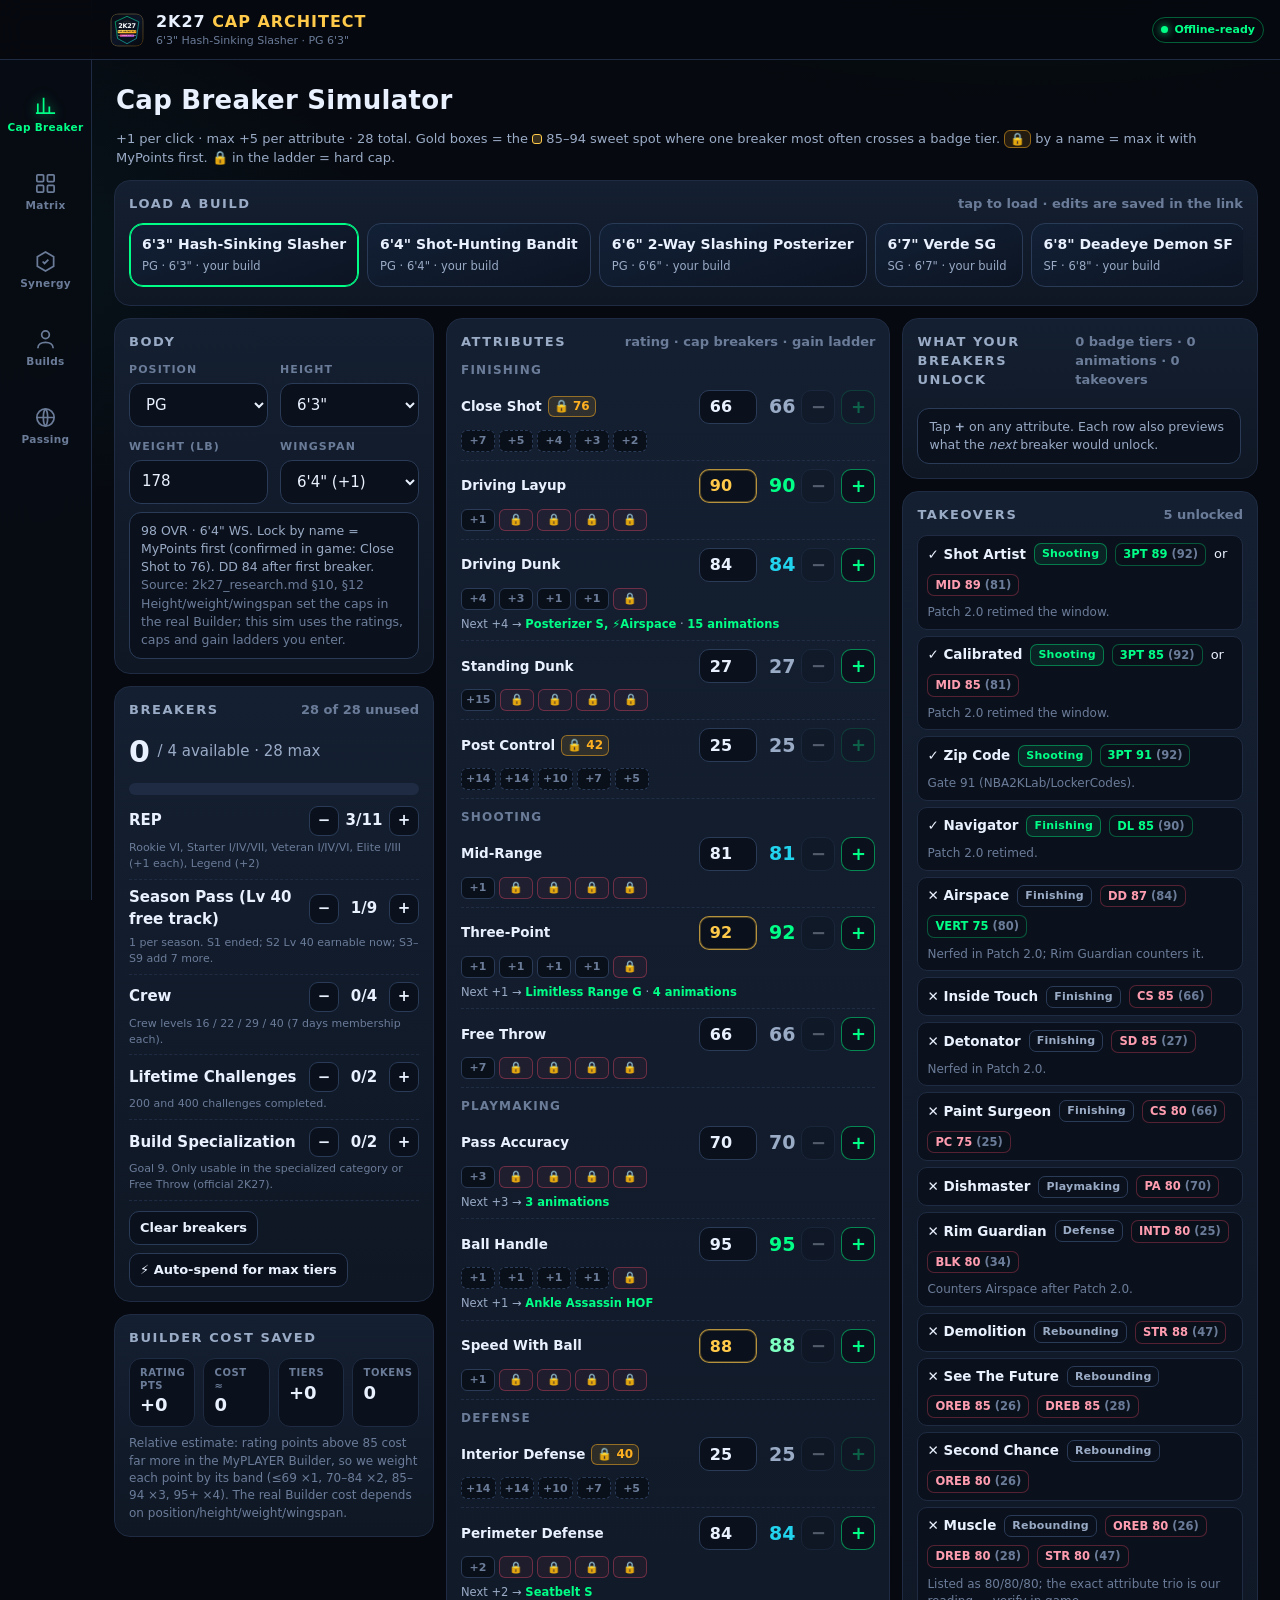
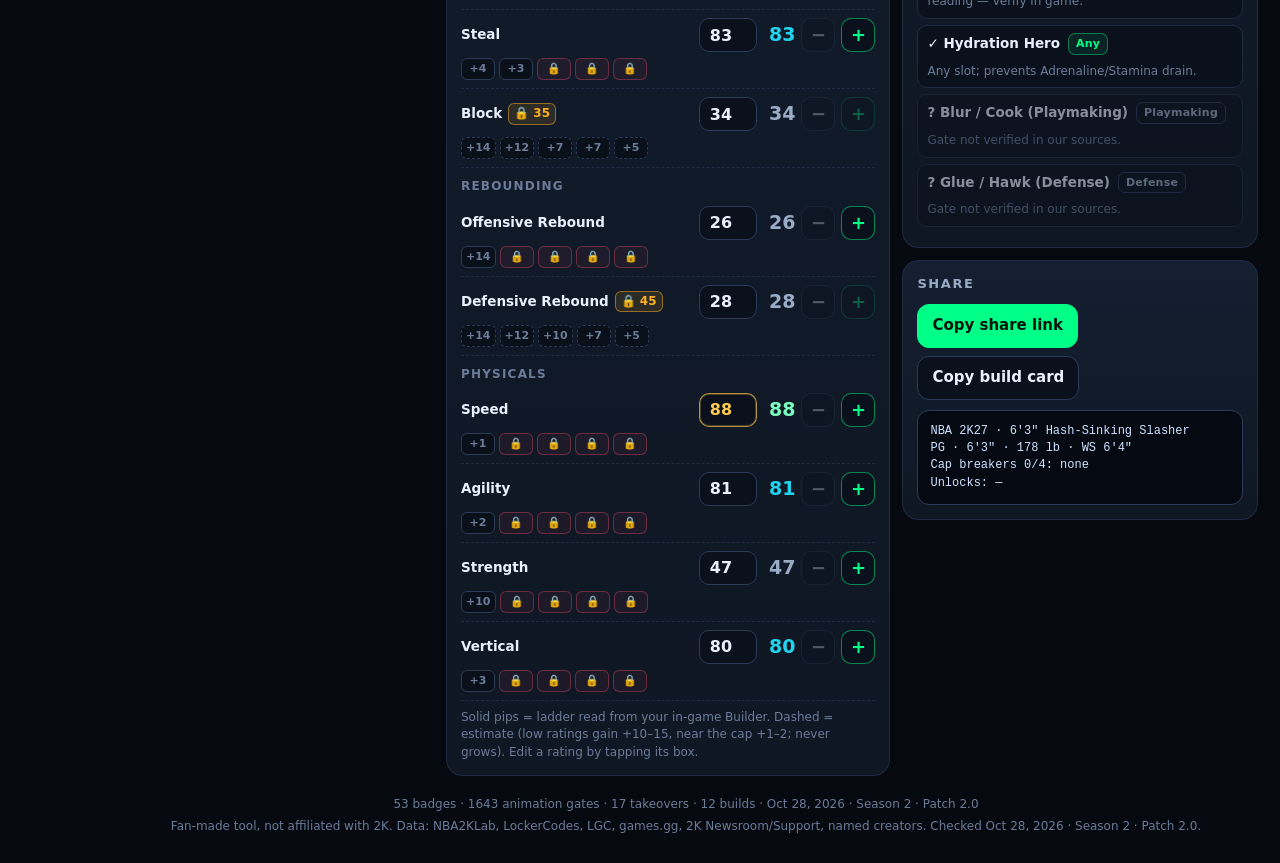
<file: 2k27-lab-portable.html>
<!doctype html>
<html lang="en">
<head>
<meta charset="utf-8">
<meta name="viewport" content="width=device-width,initial-scale=1,viewport-fit=cover">
<title>NBA 2K27 Cap Breaker &amp; Pro Build Architect</title>
<meta name="description" content="Offline NBA 2K27 Season 2 / Patch 2.0 lab: Cap Breaker Simulator (28 max, +5 per attribute), 53-badge threshold &amp; animation gate matrix, Synergy Fuse (+1/+2 to Legend) &amp; token loadout planner.">
<meta name="theme-color" content="#060911">
<meta name="apple-mobile-web-app-capable" content="yes">
<meta name="mobile-web-app-capable" content="yes">
<meta name="apple-mobile-web-app-status-bar-style" content="black-translucent">
<meta name="apple-mobile-web-app-title" content="2K27 Lab">
<meta name="format-detection" content="telephone=no">

<link rel="icon" type="image/svg+xml" href="[data-uri]">
<link rel="apple-touch-icon" href="[data-uri]">
<style>:root{--bg:#06090F;--bg2:#0B111C;--card:#0F1724;--card2:#141F31;--line:#1E2B42;--line2:#2A3B58;--tx:#E9F1FF;--tx2:#9AABC6;--tx3:#6B7C99;
--neon:#00FF87;--neon2:#00C46A;--cyan:#22D3EE;--gold:#FFC94A;--red:#FF4D6D;--amber:#FFB020;--violet:#A78BFA;
--safe-t:env(safe-area-inset-top,0px);--safe-b:env(safe-area-inset-bottom,0px);--safe-l:env(safe-area-inset-left,0px);--safe-r:env(safe-area-inset-right,0px);
--nav-h:64px;--r:16px;color-scheme:dark}
*{box-sizing:border-box;-webkit-tap-highlight-color:transparent}
html,body{margin:0;background:var(--bg);color:var(--tx);font:15px/1.45 -apple-system,BlinkMacSystemFont,"SF Pro Text","Segoe UI",Roboto,Inter,system-ui,sans-serif;-webkit-text-size-adjust:100%}
body{min-height:100vh;min-height:100dvh;background:radial-gradient(1200px 600px at 80% -10%,rgba(0,255,135,.08),transparent 60%),radial-gradient(900px 500px at -10% 10%,rgba(34,211,238,.07),transparent 60%),var(--bg)}
button,input,select{font:inherit;color:inherit}
button{cursor:pointer}
a{color:var(--cyan)}
.mono{font-family:ui-monospace,"SF Mono",Menlo,Consolas,monospace}
/* header */
.top{position:sticky;top:0;z-index:30;padding:calc(10px + var(--safe-t)) calc(16px + var(--safe-r)) 10px calc(16px + var(--safe-l));
 background:rgba(6,9,15,.86);backdrop-filter:blur(14px);-webkit-backdrop-filter:blur(14px);border-bottom:1px solid var(--line);display:flex;align-items:center;gap:12px}
.top img{width:34px;height:34px;border-radius:9px}
.brand{display:flex;flex-direction:column;min-width:0}
.brand b{font-size:16px;letter-spacing:.06em;font-weight:900}
.brand b i{font-style:normal;color:var(--neon)}
.brand span{font-size:11px;color:var(--tx3);white-space:nowrap;overflow:hidden;text-overflow:ellipsis}
.top .ver{margin-left:auto;font-size:11px;font-weight:700;color:var(--neon);border:1px solid rgba(0,255,135,.35);padding:4px 8px;border-radius:999px;white-space:nowrap}
.off{display:inline-block;width:7px;height:7px;border-radius:50%;background:var(--neon);margin-right:6px;box-shadow:0 0 8px var(--neon)}
/* layout */
.shell{display:block}
main{padding:14px calc(14px + var(--safe-r)) calc(var(--nav-h) + 24px + var(--safe-b)) calc(14px + var(--safe-l));max-width:1500px;margin:0 auto}
.view{display:none}.view.on{display:block;animation:fade .18s ease}
@keyframes fade{from{opacity:0;transform:translateY(4px)}to{opacity:1;transform:none}}
.vh{display:flex;align-items:flex-end;gap:10px;margin:4px 2px 12px;flex-wrap:wrap}
.vh h1{font-size:22px;margin:0;font-weight:900;letter-spacing:.01em}
.vh p{margin:0;color:var(--tx2);font-size:13px;flex-basis:100%}
.grid{display:grid;gap:12px;grid-template-columns:minmax(0,1fr)}
.card{background:linear-gradient(180deg,var(--card2),var(--card));border:1px solid var(--line);border-radius:var(--r);padding:14px;min-width:0}
.card h2{font-size:13px;text-transform:uppercase;letter-spacing:.12em;color:var(--tx2);margin:0 0 10px;font-weight:800;display:flex;align-items:center;gap:8px}
.card h2 .n{margin-left:auto;color:var(--tx3);letter-spacing:0;text-transform:none;font-weight:600}
.card h3{font-size:15px;margin:0 0 6px}
.muted{color:var(--tx2)}.dim{color:var(--tx3)}.small{font-size:12px}
.row{display:flex;gap:8px;align-items:center;flex-wrap:wrap}
.sp{flex:1}
/* bottom nav */
nav.tabs{position:fixed;left:0;right:0;bottom:0;z-index:40;display:grid;grid-template-columns:repeat(5,1fr);height:calc(var(--nav-h) + var(--safe-b));padding:0 var(--safe-r) var(--safe-b) var(--safe-l);
 background:rgba(8,12,20,.94);backdrop-filter:blur(16px);-webkit-backdrop-filter:blur(16px);border-top:1px solid var(--line)}
nav.tabs a{display:flex;flex-direction:column;align-items:center;justify-content:center;gap:3px;text-decoration:none;color:var(--tx3);font-size:10.5px;font-weight:700;letter-spacing:.03em}
nav.tabs a svg{width:23px;height:23px;stroke:currentColor;fill:none;stroke-width:1.8}
nav.tabs a.on{color:var(--neon)}
nav.tabs a.on svg{filter:drop-shadow(0 0 6px rgba(0,255,135,.6))}
/* controls */
select,input[type=text],input[type=search],input[type=number]{background:var(--bg2);border:1px solid var(--line2);border-radius:12px;padding:10px 12px;min-height:44px;width:100%;outline:none}
select:focus,input:focus{border-color:var(--neon)}
label.f{display:block;font-size:11px;text-transform:uppercase;letter-spacing:.1em;color:var(--tx3);font-weight:800;margin:0 0 5px}
.btn{border:1px solid var(--line2);background:var(--bg2);border-radius:12px;padding:10px 14px;min-height:44px;font-weight:700;display:inline-flex;align-items:center;gap:8px;justify-content:center}
.btn.p{background:var(--neon);color:#00140A;border-color:var(--neon)}
.btn.s{padding:6px 10px;min-height:34px;font-size:13px;border-radius:10px}
.btn:active{transform:scale(.97)}
input[type=range]{-webkit-appearance:none;appearance:none;width:100%;height:30px;background:transparent;margin:0}
input[type=range]::-webkit-slider-runnable-track{height:6px;border-radius:6px;background:linear-gradient(90deg,var(--neon) var(--p,0%),var(--line2) var(--p,0%))}
input[type=range]::-webkit-slider-thumb{-webkit-appearance:none;width:24px;height:24px;border-radius:50%;background:#fff;margin-top:-9px;box-shadow:0 0 0 4px rgba(0,255,135,.25),0 2px 6px rgba(0,0,0,.5)}
input[type=range]::-moz-range-track{height:6px;border-radius:6px;background:var(--line2)}
input[type=range]::-moz-range-progress{height:6px;border-radius:6px;background:var(--neon)}
input[type=range]::-moz-range-thumb{width:22px;height:22px;border-radius:50%;background:#fff;border:0}
.chips{display:flex;gap:6px;flex-wrap:wrap}
.chip{border:1px solid var(--line2);background:var(--bg2);border-radius:999px;padding:6px 11px;font-size:12.5px;font-weight:700;color:var(--tx2);min-height:34px}
.chip.on{background:rgba(0,255,135,.12);border-color:var(--neon);color:var(--neon)}
.scrollx{display:flex;gap:8px;overflow-x:auto;padding-bottom:4px;scrollbar-width:none;-webkit-overflow-scrolling:touch;scroll-snap-type:x proximity}
.scrollx::-webkit-scrollbar{display:none}
.tag{display:inline-flex;align-items:center;gap:4px;border-radius:7px;padding:2px 7px;font-size:11px;font-weight:800;letter-spacing:.02em;background:var(--bg2);border:1px solid var(--line2);color:var(--tx2);white-space:nowrap}
.tag.g{color:var(--neon);border-color:rgba(0,255,135,.4);background:rgba(0,255,135,.08)}
.tag.y{color:var(--gold);border-color:rgba(255,201,74,.4);background:rgba(255,201,74,.08)}
.tag.r{color:var(--red);border-color:rgba(255,77,109,.4);background:rgba(255,77,109,.08)}
.tag.c{color:var(--cyan);border-color:rgba(34,211,238,.4);background:rgba(34,211,238,.08)}
.tag.v{color:var(--violet);border-color:rgba(167,139,250,.4);background:rgba(167,139,250,.08)}
/* presets */
.preset{flex:0 0 auto;scroll-snap-align:start;min-width:148px;text-align:left;border:1px solid var(--line2);background:linear-gradient(160deg,#122036,#0C1422);border-radius:14px;padding:10px 12px}
.preset b{display:block;font-size:14px}.preset span{font-size:11.5px;color:var(--tx2)}
.preset.on{border-color:var(--neon);box-shadow:0 0 0 1px var(--neon) inset}
/* stat blocks */
.kpis{display:grid;grid-template-columns:repeat(4,minmax(0,1fr));gap:8px}
.kpi{background:var(--bg2);border:1px solid var(--line);border-radius:12px;padding:8px 10px;min-width:0}
.kpi small{display:block;font-size:10px;text-transform:uppercase;letter-spacing:.1em;color:var(--tx3);font-weight:800;white-space:nowrap;overflow:hidden;text-overflow:ellipsis}
.kpi b{font-size:18px;font-weight:900;white-space:nowrap}
.meter{height:12px;border-radius:8px;background:var(--line);overflow:hidden;position:relative;margin:10px 0 4px}
.meter i{position:absolute;inset:0 auto 0 0;background:linear-gradient(90deg,var(--neon2),var(--neon));border-radius:8px}
.meter.over i{background:linear-gradient(90deg,#c2193a,var(--red))}
.big{font-size:30px;font-weight:900;letter-spacing:-.01em}
.warn{border:1px solid rgba(255,77,109,.45);background:rgba(255,77,109,.08);color:#FFC2CE;border-radius:12px;padding:9px 11px;font-size:13px;margin-top:8px}
.ok{border:1px solid rgba(0,255,135,.35);background:rgba(0,255,135,.06);color:#BFFFDF;border-radius:12px;padding:9px 11px;font-size:13px;margin-top:8px}
.note{border:1px solid var(--line2);background:var(--bg2);color:var(--tx2);border-radius:12px;padding:9px 11px;font-size:12.5px;margin-top:8px}
/* attributes */
.grp{margin-top:6px}
.grp>summary{list-style:none;display:flex;align-items:center;gap:8px;padding:10px 2px;cursor:pointer;font-weight:800;font-size:13px;text-transform:uppercase;letter-spacing:.1em;color:var(--tx2);border-top:1px solid var(--line)}
.grp>summary::-webkit-details-marker{display:none}
.grp>summary:after{content:"";margin-left:6px;width:8px;height:8px;border-right:2px solid var(--tx3);border-bottom:2px solid var(--tx3);transform:rotate(45deg);transition:.15s}
.grp[open]>summary:after{transform:rotate(-135deg)}
.grp>summary .avg{margin-left:auto;color:var(--tx);font-size:15px;letter-spacing:0}
.attr{display:grid;grid-template-columns:minmax(0,1fr) 34px 46px 34px;grid-template-areas:"nm mi vl pl" "sl sl sl sl";column-gap:6px;align-items:center;padding:7px 0 4px;border-bottom:1px dashed rgba(42,59,88,.55)}
.attr .nm{grid-area:nm;min-width:0;font-size:13.5px;font-weight:700;display:flex;gap:5px;align-items:center;flex-wrap:wrap}
.attr .nm small{font-weight:600;color:var(--tx3);font-size:11px}
.attr .vl{grid-area:vl;text-align:center;font-size:19px;font-weight:900}
.attr .vl sup{font-size:10px;color:var(--gold);font-weight:800;margin-left:1px}
.attr .mi{grid-area:mi}.attr .pl{grid-area:pl}
.attr .mi,.attr .pl{width:34px;height:34px;border-radius:10px;border:1px solid var(--line2);background:var(--bg2);font-size:18px;font-weight:900;display:flex;align-items:center;justify-content:center;padding:0}
.attr .sl{grid-area:sl}
.v99{color:var(--gold)}.v90{color:var(--neon)}.v85{color:#7CFFC0}.v80{color:var(--cyan)}.v75{color:#B9C7DD}.vlo{color:var(--tx2)}

/* ---- 2K27 Lab additions (same tokens as FC27 Clubs Lab) ---- */
:root{--b1:#C98A5A;--b2:#C9D3E0;--b3:#FFC94A;--b4:#B57BFF;--b5:#FF4D6D}
.top .brand b i{color:var(--gold)}
.attr2{display:grid;grid-template-columns:minmax(0,1fr) 58px auto;gap:6px 8px;align-items:center;padding:8px 0;border-bottom:1px dashed rgba(42,59,88,.55)}
.attr2 .nm{font-size:13.5px;font-weight:700;display:flex;gap:6px;align-items:center;min-width:0;flex-wrap:wrap}
.attr2 .nm small{color:var(--tx3);font-weight:600;font-size:11px}
.attr2 input[type=number]{min-height:34px;padding:4px 6px;text-align:center;font-weight:900;font-size:16px;border-radius:10px}
.attr2.sweet input[type=number]{border-color:rgba(255,201,74,.7);box-shadow:0 0 0 1px rgba(255,201,74,.25) inset;color:var(--gold)}
.attr2 .eff{font-size:19px;font-weight:900;min-width:30px;text-align:right}
.attr2 .eff sup{font-size:10px;color:var(--neon);margin-left:1px}
.attr2 .ctl{display:flex;gap:6px;align-items:center;justify-content:flex-end}
.attr2 .ctl button{width:34px;height:34px;border-radius:10px;border:1px solid var(--line2);background:var(--bg2);font-size:18px;font-weight:900;padding:0}
.attr2 .ctl button.plus{border-color:rgba(0,255,135,.5);color:var(--neon)}
.attr2 .ctl button:disabled{opacity:.3;cursor:not-allowed}
.attr2 .lad{grid-column:1/-1;display:flex;gap:4px;align-items:center;flex-wrap:wrap}
.pip{min-width:34px;height:22px;border-radius:6px;border:1px solid var(--line2);font-size:11px;font-weight:800;display:inline-flex;align-items:center;justify-content:center;color:var(--tx3);background:#0A101A;padding:0 4px}
.pip.on{background:rgba(0,255,135,.16);border-color:var(--neon);color:var(--neon)}
.pip.cap{color:var(--red);border-color:rgba(255,77,109,.35);background:rgba(255,77,109,.06)}
.pip.est{border-style:dashed}
.lk{font-size:12px;border-radius:6px;padding:1px 5px;background:rgba(255,176,32,.12);border:1px solid rgba(255,176,32,.5);color:var(--amber);cursor:pointer;font-weight:800}
.nxt{grid-column:1/-1;font-size:11.5px;color:var(--tx2)}
.nxt b{color:var(--neon)}
.sweetkey{display:inline-block;width:10px;height:10px;border-radius:3px;border:1px solid var(--gold);background:rgba(255,201,74,.2);vertical-align:-1px}
.t0{color:var(--tx3)}.t1{color:var(--b1)}.t2{color:var(--b2)}.t3{color:var(--b3)}.t4{color:var(--b4)}.t5{color:var(--b5)}
.tb{display:inline-flex;align-items:center;justify-content:center;border-radius:6px;font-size:10.5px;font-weight:900;padding:1px 6px;border:1px solid currentColor;letter-spacing:.04em;white-space:nowrap}
.tb.t5{background:linear-gradient(90deg,rgba(255,77,109,.2),rgba(167,139,250,.2))}
.diff{display:flex;gap:8px;align-items:center;padding:7px 9px;border:1px solid var(--line);border-radius:10px;background:var(--bg2);margin-bottom:6px;font-size:13px;flex-wrap:wrap}
.diff b{font-size:13.5px}
.diff .arr{color:var(--neon);font-weight:900}
.diff.an{border-color:rgba(34,211,238,.35)}
.diff.tk{border-color:rgba(255,201,74,.45);background:rgba(255,201,74,.05)}
.list{max-height:520px;overflow:auto;padding-right:2px}
.mx td.me{font-weight:900}
.mx td.hit{background:rgba(0,255,135,.08);color:var(--neon)}
.mx td.no{opacity:.45}
.mx tr.inel td{opacity:.4}
.mx .bn{font-weight:800;white-space:normal;min-width:130px}
.an{display:grid;grid-template-columns:minmax(0,1fr) auto;gap:2px 8px;padding:7px 9px;border:1px solid var(--line);border-radius:10px;background:var(--bg2);margin-bottom:6px}
.an.ok{border-color:rgba(0,255,135,.4)}
.an.near{border-color:rgba(255,201,74,.45)}
.an .h{font-size:11px;color:var(--tx3)}
.an b{font-size:13.5px}
.disc{border:1px solid var(--line);border-radius:12px;padding:10px;background:var(--bg2);margin-bottom:10px}
.disc h3{display:flex;align-items:center;gap:8px;font-size:14px;margin:0 0 8px}
.disc h3 .n{margin-left:auto;font-size:12px;color:var(--tx2)}
.disc h3 .n.over{color:var(--red)}
.eqr{display:grid;grid-template-columns:minmax(0,1fr) 108px 38px 30px;gap:6px;align-items:center;margin-bottom:6px}
.eqr select{min-height:36px;padding:4px 8px;border-radius:10px;font-size:13px}
.eqr .c{font-weight:900;text-align:right;font-size:13px}
.eqr .x{width:30px;height:30px;border-radius:9px;border:1px solid var(--line2);background:var(--card);padding:0;color:var(--tx3)}
.eqr .nm{font-size:13px;font-weight:700;min-width:0;overflow:hidden;text-overflow:ellipsis;white-space:nowrap}
.eqr .nm .fz{color:var(--violet);font-size:11px;margin-left:4px}
.fz-row{display:grid;grid-template-columns:minmax(0,1fr) 64px minmax(0,1fr) 30px;gap:6px;align-items:center;margin-bottom:6px}
.fz-row select{min-height:36px;padding:4px 8px;border-radius:10px;font-size:13px}
.fz-row .arr{color:var(--violet);font-weight:900;text-align:center}
.seg{display:inline-flex;border:1px solid var(--line2);border-radius:12px;overflow:hidden}
.seg button{border:0;background:var(--bg2);padding:8px 14px;font-weight:800;min-height:40px;color:var(--tx2)}
.seg button.on{background:var(--neon);color:#00140A}
.bld .hd{display:flex;gap:10px;align-items:flex-start}
.bld .av{width:48px;height:48px;border-radius:12px;flex:0 0 auto;display:flex;align-items:center;justify-content:center;font-weight:900;font-size:14px;color:#00140A;background:linear-gradient(135deg,var(--neon),var(--cyan))}
.bld .av.meta{background:linear-gradient(135deg,var(--violet),#6366F1);color:#fff}
.bld .av.pro{background:linear-gradient(135deg,var(--gold),#F97316)}
.stat8{display:grid;grid-template-columns:repeat(4,minmax(0,1fr));gap:5px;margin-top:10px}
.stat8 div{background:var(--bg2);border:1px solid var(--line);border-radius:9px;text-align:center;padding:4px 2px}
.stat8 small{display:block;font-size:9.5px;color:var(--tx3);font-weight:800;letter-spacing:.06em}
.stat8 b{font-size:15px}
.kbd{display:inline-block;font-family:ui-monospace,Menlo,monospace;font-size:12px;font-weight:800;border:1px solid var(--line2);border-bottom-width:3px;border-radius:7px;padding:1px 6px;background:#0A101A;color:var(--tx)}
.setrow{display:grid;grid-template-columns:minmax(0,1.1fr) minmax(0,.7fr);gap:4px 10px;padding:8px 0;border-bottom:1px dashed var(--line)}
.setrow b{font-size:13.5px}.setrow .v{font-weight:900;color:var(--neon);text-align:right}
.setrow .w{grid-column:1/-1;font-size:12px;color:var(--tx2)}
.dial{display:grid;grid-template-columns:repeat(3,minmax(0,1fr));gap:8px;margin:6px 0 4px}
.dial div{background:#050A12;border:1px solid rgba(0,255,135,.35);border-radius:12px;padding:8px;text-align:center}
.dial small{display:block;font-size:10px;letter-spacing:.1em;color:var(--tx3);font-weight:800;text-transform:uppercase}
.dial b{font-size:26px;font-weight:900;color:var(--neon)}
.srcs{columns:1;font-size:12px}.srcs a{display:block;padding:3px 0;color:var(--tx2);overflow-wrap:anywhere}
.tkrow{display:grid;grid-template-columns:96px minmax(0,1fr);gap:8px;align-items:center;margin-bottom:6px}
.tkrow select{min-height:36px;padding:4px 8px;border-radius:10px;font-size:13px}
.tkrow span{font-size:12px;color:var(--tx3);font-weight:800;text-transform:uppercase;letter-spacing:.06em}
.src{font-size:11.5px;color:var(--tx3);margin-top:8px;overflow-wrap:anywhere}.src a{color:var(--tx2)}
.toast{position:fixed;left:50%;bottom:calc(var(--nav-h) + 18px + var(--safe-b));transform:translateX(-50%) translateY(20px);background:var(--neon);color:#00140A;font-weight:800;padding:10px 16px;border-radius:999px;opacity:0;transition:.2s;z-index:60;pointer-events:none}
.toast.on{opacity:1;transform:translateX(-50%)}
.bcard{white-space:pre-wrap;font-family:ui-monospace,Menlo,monospace;font-size:12px;background:#050A12;border:1px solid var(--line2);border-radius:12px;padding:12px;color:#CFE3FF;overflow-wrap:anywhere;max-height:300px;overflow:auto}
.empty-hide:empty{display:none}
.g2,.g3{grid-template-columns:minmax(0,1fr)}
.tw{overflow-x:auto;-webkit-overflow-scrolling:touch;border-radius:10px;border:1px solid var(--line)}
.tbl{width:100%;border-collapse:collapse;font-size:12.5px}
.tbl th{position:sticky;top:0;background:var(--card2);text-align:center;color:var(--tx3);font-weight:800;font-size:10.5px;text-transform:uppercase;letter-spacing:.08em;padding:6px;border-bottom:1px solid var(--line2);z-index:1}
.tbl td{padding:6px;border-bottom:1px solid var(--line);text-align:center;white-space:nowrap}
.tbl th:first-child,.tbl td:first-child{text-align:left}
.tbl td.ak{text-align:center;font-weight:700;color:var(--tx2)}
.tbl td.bn{border-right:1px solid var(--line)}
.cbsrc{display:grid;grid-template-columns:minmax(0,1fr) auto;gap:4px 8px;align-items:center;padding:7px 0;border-bottom:1px dashed var(--line)}
.cbsrc .st{display:flex;gap:6px;align-items:center}
.cbsrc .st button{width:30px;height:30px;border-radius:9px;border:1px solid var(--line2);background:var(--bg2);font-weight:900;padding:0}
.cbsrc .st b{min-width:38px;text-align:center}
.cbsrc small{grid-column:1/-1;color:var(--tx3);font-size:11px}
@media (min-width:700px){.g2{grid-template-columns:repeat(2,minmax(0,1fr))}.g3{grid-template-columns:repeat(2,minmax(0,1fr))}.srcs{columns:2}}
@media (min-width:900px){
 :root{--nav-w:92px}
 nav.tabs{top:0;bottom:0;right:auto;width:calc(var(--nav-w) + var(--safe-l));height:auto;grid-template-columns:1fr;grid-auto-rows:78px;align-content:start;padding:calc(76px + var(--safe-t)) 0 var(--safe-b) var(--safe-l);border-top:0;border-right:1px solid var(--line)}
 .top{padding-left:calc(var(--nav-w) + 18px + var(--safe-l));z-index:45}
 main{margin-left:calc(var(--nav-w) + var(--safe-l));padding:18px 22px calc(28px + var(--safe-b)) 22px}
 .toast{bottom:28px}
 .vh h1{font-size:26px}
 .simgrid{grid-template-columns:minmax(0,.9fr) minmax(0,1.25fr) minmax(0,1fr);align-items:start}
 .logrid{grid-template-columns:minmax(0,1.4fr) minmax(0,1fr);align-items:start}
 .g3{grid-template-columns:repeat(3,minmax(0,1fr))}
}
.rqi{font-size:11.5px;border-radius:7px;padding:2px 7px;background:#0A101A;border:1px solid var(--line);color:var(--tx2);font-weight:700}
.rqi.m{color:var(--neon);border-color:rgba(0,255,135,.3)}
.rqi.x{color:#FF9DB0;border-color:rgba(255,77,109,.3)}
.kpi small{white-space:normal;letter-spacing:.06em;line-height:1.25;overflow:visible}
.seg{max-width:100%}
.seg button{white-space:nowrap}
@media (max-width:520px){#mx-mode{display:flex}#mx-mode button{flex:1 1 auto;padding:8px 8px;font-size:13px}}
</style>
</head>
<body>
<header class="top"><img src="[data-uri]" alt=""><div class="brand"><b>2K27 <i>CAP ARCHITECT</i></b><span id="k-sub"></span></div><span class="ver"><span class="off"></span><span id="net">Offline-ready</span></span></header>
<nav class="tabs" aria-label="Sections">
 <a href="#tab=sim" data-t="sim"><svg viewBox="0 0 24 24"><path d="M4 20V10M10 20V4M16 20v-7M22 20H2"/></svg>Cap Breaker</a>
 <a href="#tab=matrix" data-t="matrix"><svg viewBox="0 0 24 24"><rect x="3" y="3" width="7" height="7" rx="1"/><rect x="14" y="3" width="7" height="7" rx="1"/><rect x="3" y="14" width="7" height="7" rx="1"/><rect x="14" y="14" width="7" height="7" rx="1"/></svg>Matrix</a>
 <a href="#tab=loadout" data-t="loadout"><svg viewBox="0 0 24 24"><path d="M12 2l8.5 5v10L12 22l-8.5-5V7z"/><path d="M9 12l2 2 4-4"/></svg>Synergy</a>
 <a href="#tab=builds" data-t="builds"><svg viewBox="0 0 24 24"><circle cx="12" cy="7" r="4"/><path d="M4 21c0-4 4-6 8-6s8 2 8 6"/></svg>Builds</a>
 <a href="#tab=passing" data-t="passing"><svg viewBox="0 0 24 24"><circle cx="12" cy="12" r="9"/><path d="M3 12h18M12 3c3 3 3 15 0 18M12 3c-3 3-3 15 0 18"/></svg>Passing</a>
</nav>
<main>
<!-- SIMULATOR -->
<section class="view" id="v-sim">
 <div class="vh"><h1>Cap Breaker Simulator</h1><p>+1 per click · max +5 per attribute · 28 total. Gold boxes = the <span class="sweetkey"></span> 85–94 sweet spot where one breaker most often crosses a badge tier. <span class="lk">🔒</span> by a name = max it with MyPoints first. 🔒 in the ladder = hard cap.</p></div>
 <div class="card" style="margin-bottom:12px"><h2>Load a build <span class="n">tap to load · edits are saved in the link</span></h2><div class="scrollx" id="presets"></div></div>
 <div class="grid simgrid">
  <div class="grid">
   <div class="card"><h2>Body</h2>
    <div class="grid g2">
     <div><label class="f" for="p-pos">Position</label><select id="p-pos"><option>PG</option><option>SG</option><option>SF</option><option>PF</option><option>C</option></select></div>
     <div><label class="f" for="p-h">Height</label><select id="p-h"></select></div>
     <div><label class="f" for="p-wt">Weight (lb)</label><input type="number" id="p-wt" min="150" max="290"></div>
     <div><label class="f" for="p-ws">Wingspan</label><select id="p-ws"></select></div>
    </div>
    <div class="note" id="body-note"></div>
   </div>
   <div class="card"><h2>Breakers <span class="n" id="cb-n"></span></h2>
    <div class="row"><span class="big" id="cb-used"></span><span class="muted">/ <span id="cb-av"></span> available · <span id="cb-max">28</span> max</span></div>
    <div class="meter" id="cb-meter"><i></i></div>
    <div id="cb-src"></div>
    <div id="cb-warn" class="empty-hide"></div>
    <div class="row" style="margin-top:10px"><button class="btn s" id="cb-reset" type="button">Clear breakers</button><button class="btn s" id="cb-best" type="button">⚡ Auto-spend for max tiers</button></div>
   </div>
   <div class="card"><h2>Builder cost saved</h2><div class="kpis" id="save-k"></div><div class="small dim" style="margin-top:8px">Relative estimate: rating points above 85 cost far more in the MyPLAYER Builder, so we weight each point by its band (≤69 ×1, 70–84 ×2, 85–94 ×3, 95+ ×4). The real Builder cost depends on position/height/weight/wingspan.</div></div>
  </div>
  <div class="card"><h2>Attributes <span class="n">rating · cap breakers · gain ladder</span></h2><div id="attrs"></div>
   <div class="small dim" style="margin-top:8px">Solid pips = ladder read from your in-game Builder. Dashed = estimate (low ratings gain +10–15, near the cap +1–2; never grows). Edit a rating by tapping its box.</div></div>
  <div class="grid">
   <div class="card"><h2>What your breakers unlock <span class="n" id="un-n"></span></h2><div id="unlocks" class="list"></div></div>
   <div class="card"><h2>Takeovers <span class="n" id="tk-n"></span></h2><div id="tks"></div></div>
   <div class="card"><h2>Share</h2><div class="row"><button class="btn p" id="b-link" type="button">Copy share link</button><button class="btn" id="b-card" type="button">Copy build card</button></div><div class="bcard" id="bcard" style="margin-top:10px"></div></div>
  </div>
 </div>
</section>
<!-- MATRIX -->
<section class="view" id="v-matrix">
 <div class="vh"><h1>Badge Threshold &amp; Animation Gate Matrix</h1><p>All 53 badges (Bronze / Silver / Gold / HOF thresholds, height limits, token costs) and LockerCodes animation gates, checked live against the build in the simulator.</p></div>
 <div class="card" style="margin-bottom:12px">
  <div class="seg" id="mx-mode"><button data-m="badges" class="on" type="button">Badges</button><button data-m="anims" type="button">Animations</button><button data-m="tk" type="button">Takeovers</button><button data-m="alias" type="button">Legacy names</button></div>
  <input type="search" id="mx-q" placeholder="Search badge, player, attribute (e.g. curry, 3PT, contact)" style="margin-top:10px" aria-label="Search">
  <div class="chips" id="mx-cat" style="margin-top:10px"></div>
  <div class="chips" id="mx-st" style="margin-top:8px"></div>
  <div class="small dim" id="mx-info" style="margin-top:8px"></div>
 </div>
 <div id="mx-out"></div>
</section>
<!-- LOADOUT -->
<section class="view" id="v-loadout">
 <div class="vh"><h1>Synergy Fuse &amp; Token Loadout Planner</h1><p>Fuse badges cost 0 tokens and gain +1/+2 tiers (the only way to Legend). Reactions get the same boost once their Fuse triggers enough times. Pools are per discipline; cap breakers add no tokens or slots.</p></div>
 <div class="card" style="margin-bottom:12px"><div class="row"><div style="flex:1;min-width:220px"><label class="f" for="lo-b">Build</label><select id="lo-b"></select></div>
  <div><label class="f">Mode</label><div class="seg" id="lo-mode"><button data-m="rec" type="button">Rec 5v5</button><button data-m="3s" type="button">3s / 3v3</button></div></div></div>
  <div class="small muted" id="lo-why" style="margin-top:8px"></div></div>
 <div class="grid logrid">
  <div class="card"><h2>Badges by discipline <span class="n" id="lo-tot"></span></h2><div id="lo-disc"></div>
   <div class="row"><button class="btn s p" id="lo-auto" type="button">⚡ Auto-fill best tiers within pools</button><button class="btn s" id="lo-reset" type="button">Reset to saved loadout</button><button class="btn s" id="lo-clear" type="button">Clear</button></div></div>
  <div class="grid">
   <div class="card"><h2>Synergy Fuse → Reaction <span class="n" id="fz-n"></span></h2>
    <div class="grid g2" style="margin-bottom:8px"><div><label class="f" for="fz-p1">+1 slots unlocked (of 12)</label><input type="number" id="fz-p1" min="0" max="12"></div><div><label class="f" for="fz-p2">+2 slots unlocked (of 4)</label><input type="number" id="fz-p2" min="0" max="4"></div></div>
    <div id="fz-rows"></div><button class="btn s" id="fz-add" type="button">+ Add Fuse pair</button>
    <div class="note">Season 2 reset seasonal Synergy. The free track gives back 4 slots at levels 7, 15, 25 and 35. ✓ = pairing seen in a real Builder screenshot; others: confirm the Builder allows it.</div></div>
   <div class="card"><h2>Takeovers <span class="n">5 slots · one per discipline</span></h2><div id="lo-tk"></div></div>
   <div class="card"><h2>Loadout card</h2><div class="row"><button class="btn p" id="lo-copy" type="button">Copy loadout</button><button class="btn" id="lo-link" type="button">Copy share link</button></div><div class="bcard" id="lo-card" style="margin-top:10px"></div></div>
  </div>
 </div>
</section>
<!-- BUILDS -->
<section class="view" id="v-builds">
 <div class="vh"><h1>Builds</h1><p>Your six builds (from your screenshots) plus meta templates. "Template" sheets are illustrative starting points, not a single creator's exact numbers.</p></div>
 <div class="chips" id="bf" style="margin-bottom:12px"></div>
 <div class="grid g3" id="b-list"></div>
</section>
<!-- PASSING -->
<section class="view" id="v-passing">
 <div class="vh"><h1>Passing Settings &amp; Pass Styles</h1><p>Preset for long icon/flick passes to a teammate already down court, the new 2K27 no-look input, and every pass style by Pass Accuracy.</p></div>
 <div class="grid g2" style="align-items:start">
  <div class="card"><h2>Pass Target preset <span class="n">Controller Settings → Passing</span></h2>
   <div class="dial"><div><small>Direction</small><b>85</b></div><div><small>Distance</small><b>10</b></div><div><small>Openness</small><b>5</b></div></div>
   <div id="pass-set"></div></div>
  <div class="grid">
   <div class="card"><h2>Inputs <span class="n">PlayStation · Xbox</span></h2><div class="tw"><table class="tbl" id="pass-in"></table></div>
    <div class="ok"><b>No-look pass:</b> hold <span class="kbd">R1</span>/<span class="kbd">RB</span> and flick the <b>right stick</b> toward the receiver. Flashy animations also need a fitting pass style, Pass Accuracy and a good passing angle.</div></div>
   <div class="card"><h2>Pass styles <span class="n" id="ps-n"></span></h2><div id="pass-styles" class="list"></div></div>
  </div>
 </div>
 <div class="card" style="margin-top:12px"><h2>Sources</h2><div class="srcs" id="srcs"></div></div>
</section>
<div class="small dim" style="text-align:center;margin:20px 0 4px" id="foot"></div>
<div class="small dim" style="text-align:center">Fan-made tool, not affiliated with 2K. Data: NBA2KLab, LockerCodes, LGC, games.gg, 2K Newsroom/Support, named creators. Checked Oct 28, 2026 · Season 2 · Patch 2.0.</div>
</main>
<div class="toast" id="toast"></div>
<script>
const D = {"badges":[{"n":"Aerial Wizard","cat":"Finishing","op":"OR","r":[["DD",[60,70,80,94]],["SD",[60,70,80,93]]],"mn":69,"mx":88,"c":"cheap","d":"Finish alley-oops from a teammate and putbacks off an offensive rebound (in-game text)."},{"n":"Float Game","cat":"Finishing","op":"OR","r":[["CS",[65,80,90,96]],["DL",[65,85,93,95]]],"mn":69,"mx":88,"c":"exp","d":""},{"n":"Ghost Stepper","cat":"Finishing","op":"OR","r":[["CS",[55,77,86,94]],["PC",[55,77,86,94]]],"mn":69,"mx":88,"c":"cheap","d":"Boosts step-through layups and close shots that come after a fake."},{"n":"Hook Specialist","cat":"Finishing","op":"AND","r":[["CS",[60,75,87,94]],["PC",[55,65,80,90]]],"mn":69,"mx":88,"c":"cheap","d":""},{"n":"Layup Mixmaster","cat":"Finishing","op":"AND","r":[["DL",[70,83,90,99]]],"mn":69,"mx":84,"c":"exp","d":""},{"n":"Paint Prodigy","cat":"Finishing","op":"AND","r":[["CS",[60,85,90,96]]],"mn":75,"mx":88,"c":"cheap","d":""},{"n":"Physical Finisher","cat":"Finishing","op":"AND","r":[["DL",[60,80,90,96]],["STR",[60,70,80,90]]],"mn":69,"mx":88,"c":"mid","d":""},{"n":"Post Powerhouse","cat":"Finishing","op":"AND","r":[["PC",[60,75,85,95]],["STR",[65,79,86,95]]],"mn":77,"mx":88,"c":"cheap","d":""},{"n":"Post Spin Catalyst","cat":"Finishing","op":"AND","r":[["PC",[65,83,91,99]]],"mn":73,"mx":88,"c":"cheap","d":""},{"n":"Posterizer","cat":"Finishing","op":"AND","r":[["DD",[73,87,93,99]],["VERT",[65,75,80,90]]],"mn":69,"mx":88,"c":"exp","d":""},{"n":"Rise Up","cat":"Finishing","op":"AND","r":[["SD",[60,81,90,99]],["VERT",[55,62,66,70]]],"mn":77,"mx":88,"c":"cheap","d":""},{"n":"Arc Cadence","cat":"Shooting","op":"AND","r":[["3PT",[70,86,91,98]]],"mn":69,"mx":83,"c":"exp","d":"Off-the-dribble threes (creator description)."},{"n":"Deadeye","cat":"Shooting","op":"OR","r":[["MID",[65,85,92,99]],["3PT",[65,85,92,99]]],"mn":69,"mx":88,"c":"exp","d":"Reduces the penalty from closing-out defenders."},{"n":"Limitless Range","cat":"Shooting","op":"AND","r":[["3PT",[83,89,93,99]]],"mn":69,"mx":88,"c":"exp","d":"Extends effective three-point range."},{"n":"Mini Marksman","cat":"Shooting","op":"OR","r":[["MID",[60,79,94,99]],["3PT",[60,79,94,99]]],"mn":69,"mx":76,"c":"cheap","d":"Activates vs defenders 3+ inches taller (creator description)."},{"n":"Post Fade Phenom","cat":"Shooting","op":"AND","r":[["MID",[60,71,84,91]],["PC",[55,74,84,93]]],"mn":69,"mx":88,"c":"cheap","d":""},{"n":"Quick Trigger","cat":"Shooting","op":"OR","r":[["MID",[80,88,95,99]],["3PT",[80,88,95,99]]],"mn":69,"mx":88,"c":"exp","d":""},{"n":"Set and Fire","cat":"Shooting","op":"AND","r":[["3PT",[60,78,89,97]]],"mn":69,"mx":88,"c":"mid","d":"Boosts set-foot three-pointers."},{"n":"Smooth Operator","cat":"Shooting","op":"AND","r":[["MID",[70,87,93,99]]],"mn":69,"mx":88,"c":"exp","d":"Off-the-dribble mid-range (creator description). games.gg lists ≤6'11\"; NBA2KLab/LGC list no limit."},{"n":"Static Middy","cat":"Shooting","op":"AND","r":[["MID",[55,75,85,95]]],"mn":69,"mx":88,"c":"mid","d":"Set mid-range; Reddit reports it also fires on corner 3s."},{"n":"Ankle Assassin","cat":"Playmaking","op":"AND","r":[["BH",[75,86,93,96]]],"mn":69,"mx":82,"c":"exp","d":""},{"n":"Bail Out","cat":"Playmaking","op":"AND","r":[["PA",[85,93,96,99]]],"mn":69,"mx":88,"c":"exp","d":""},{"n":"Break Starter","cat":"Playmaking","op":"AND","r":[["PA",[65,77,89,97]]],"mn":69,"mx":88,"c":"cheap","d":"Full-court outlet passes off defensive rebounds."},{"n":"Dimer","cat":"Playmaking","op":"AND","r":[["PA",[50,70,86,95]]],"mn":69,"mx":88,"c":"cheap","d":""},{"n":"Handles for Days","cat":"Playmaking","op":"AND","r":[["BH",[71,81,90,95]]],"mn":69,"mx":84,"c":"mid","d":""},{"n":"Lightning Launch","cat":"Playmaking","op":"AND","r":[["SWB",[68,75,86,91]]],"mn":69,"mx":83,"c":"exp","d":"Speeds up launches when attacking from the perimeter (in-game text)."},{"n":"Pace","cat":"Playmaking","op":"AND","r":[["SWB",[70,80,88,93]]],"mn":69,"mx":82,"c":"mid","d":"Raises the ball handler's speed when sprinting."},{"n":"Strong Handle","cat":"Playmaking","op":"AND","r":[["BH",[60,67,73,78]],["STR",[75,82,89,95]]],"mn":69,"mx":83,"c":"mid","d":""},{"n":"Unpluckable","cat":"Playmaking","op":"OR","r":[["BH",[65,80,92,97]],["PC",[65,86,96,999]]],"mn":69,"mx":88,"c":"exp","d":""},{"n":"Versatile Visionary","cat":"Playmaking","op":"AND","r":[["PA",[65,80,90,99]]],"mn":69,"mx":88,"c":"mid","d":""},{"n":"Ankle Braces","cat":"Defense","op":"AND","r":[["PERD",[60,86,93,95]],["AGI",[65,82,89,92]]],"mn":69,"mx":81,"c":"mid","d":""},{"n":"Challenger","cat":"Defense","op":"AND","r":[["PERD",[71,82,92,98]]],"mn":69,"mx":83,"c":"exp","d":""},{"n":"Glove","cat":"Defense","op":"AND","r":[["STL",[70,83,93,99]]],"mn":69,"mx":84,"c":"mid","d":""},{"n":"High-Flying Denier","cat":"Defense","op":"AND","r":[["BLK",[68,78,88,92]],["VERT",[60,74,80,83]]],"mn":75,"mx":88,"c":"cheap","d":""},{"n":"Immovable Enforcer","cat":"Defense","op":"AND","r":[["PERD",[62,72,84,91]],["STR",[71,82,85,92]]],"mn":69,"mx":88,"c":"cheap","d":""},{"n":"Interceptor","cat":"Defense","op":"AND","r":[["STL",[60,77,90,97]]],"mn":69,"mx":88,"c":"mid","d":""},{"n":"Off-Ball Pest","cat":"Defense","op":"OR","r":[["INTD",[60,76,85,93]],["PERD",[55,68,80,89]]],"mn":69,"mx":88,"c":"cheap","d":""},{"n":"Paint Patroller","cat":"Defense","op":"AND","r":[["INTD",[60,71,77,84]],["BLK",[70,84,93,99]]],"mn":77,"mx":88,"c":"exp","d":""},{"n":"Pick Dodger","cat":"Defense","op":"AND","r":[["PERD",[73,83,90,97]],["AGI",[71,81,88,91]]],"mn":69,"mx":82,"c":"exp","d":""},{"n":"Post Lockdown","cat":"Defense","op":"AND","r":[["INTD",[65,82,88,93]],["STR",[65,74,80,88]]],"mn":77,"mx":88,"c":"cheap","d":""},{"n":"Seatbelt","cat":"Defense","op":"AND","r":[["PERD",[75,85,91,99]],["AGI",[70,77,80,86]]],"mn":69,"mx":81,"c":"exp","d":""},{"n":"Wall Up","cat":"Defense","op":"AND","r":[["INTD",[80,85,95,99]],["STR",[75,80,90,92]]],"mn":77,"mx":88,"c":"exp","d":""},{"n":"Boxout Boss","cat":"Rebounding","op":"AND","r":[["DREB",[65,75,90,98]],["STR",[60,76,88,94]]],"mn":75,"mx":88,"c":"mid","d":""},{"n":"Breaker","cat":"Rebounding","op":"AND","r":[["OREB",[65,82,92,98]],["STR",[70,79,90,96]]],"mn":75,"mx":88,"c":"exp","d":""},{"n":"Crasher","cat":"Rebounding","op":"AND","r":[["OREB",[60,80,93,99]],["VERT",[60,65,67,70]]],"mn":69,"mx":88,"c":"exp","d":""},{"n":"Possession Closer","cat":"Rebounding","op":"AND","r":[["DREB",[67,87,95,99]],["VERT",[60,65,67,70]]],"mn":69,"mx":88,"c":"exp","d":""},{"n":"Sync Snatcher","cat":"Rebounding","op":"OR","r":[["OREB",[55,70,82,90]],["DREB",[55,70,82,90]]],"mn":69,"mx":88,"c":"cheap","d":""},{"n":"Brick Wall","cat":"Physicals","op":"AND","r":[["STR",[75,83,95,99]]],"mn":77,"mx":88,"c":"cheap","d":""},{"n":"Bruiser","cat":"Physicals","op":"AND","r":[["STR",[71,84,93,99]]],"mn":69,"mx":88,"c":"mid","d":""},{"n":"Flash","cat":"Physicals","op":"AND","r":[["SPD",[70,82,87,95]],["AGI",[60,78,81,91]]],"mn":69,"mx":88,"c":"exp","d":"Faster off-ball movement in transition on offense or defense."},{"n":"Pogo Stick","cat":"Physicals","op":"AND","r":[["VERT",[63,70,80,90]]],"mn":69,"mx":88,"c":"cheap","d":""},{"n":"Slippery Off-Ball","cat":"Physicals","op":"AND","r":[["SPD",[57,73,85,94]],["AGI",[57,65,77,90]]],"mn":69,"mx":81,"c":"mid","d":""},{"n":"Work Horse","cat":"Physicals","op":"OR","r":[["AGI",[60,75,85,95]],["STR",[60,75,85,95]]],"mn":69,"mx":88,"c":"mid","d":"Faster when chasing loose balls."}],"aliases":[{"a":"Set Shot Specialist","to":"Set and Fire","note":"2K24/25 set-shot badge; 2K27's equivalent is Set and Fire (set-foot 3PT)."},{"a":"Catch and Shoot","to":"Set and Fire","note":"Not a 2K27 badge; closest is Set and Fire."},{"a":"Rebound Chaser","to":"Sync Snatcher","note":"2K25/26 badge, not in 2K27. Closest: Sync Snatcher / Possession Closer / Crasher."},{"a":"Boxout Beast","to":"Boxout Boss","note":"2K25/26 name. 2K27 uses Boxout Boss."},{"a":"Anchor","to":"Paint Patroller","note":"2K25/26 rim-protection badge, not in 2K27. Closest: Paint Patroller / High-Flying Denier."},{"a":"Pogo Stick","to":"Pogo Stick","note":"Same name in 2K27."},{"a":"Limitless Range (2K25)","to":"Limitless Range","note":"Same name; 2K27 thresholds 83/89/93/99."}],"attrs":[["CS","Close Shot","F"],["DL","Driving Layup","F"],["DD","Driving Dunk","F"],["SD","Standing Dunk","F"],["PC","Post Control","F"],["MID","Mid-Range","S"],["3PT","Three-Point","S"],["FT","Free Throw","S"],["PA","Pass Accuracy","P"],["BH","Ball Handle","P"],["SWB","Speed With Ball","P"],["INTD","Interior Defense","D"],["PERD","Perimeter Defense","D"],["STL","Steal","D"],["BLK","Block","D"],["OREB","Offensive Rebound","R"],["DREB","Defensive Rebound","R"],["SPD","Speed","Y"],["AGI","Agility","Y"],["STR","Strength","Y"],["VERT","Vertical","Y"]],"anims":[{"n":"Amen Thompson","g":"Dribble","cat":"Dribble Style","req":{"SWB":79},"mode":"AND","mn":77,"mx":81},{"n":"Anthony Edwards","g":"Dribble","cat":"Dribble Style","req":{"SWB":76},"mode":"AND","mn":69,"mx":81},{"n":"Austin Reaves","g":"Dribble","cat":"Dribble Style","req":{"SWB":70},"mode":"AND","mn":69,"mx":81},{"n":"Basic","g":"Dribble","cat":"Dribble Style","req":{},"mode":"AND","mn":69,"mx":88},{"n":"Chet Holmgren","g":"Dribble","cat":"Dribble Style","req":{"SWB":60},"mode":"AND","mn":82,"mx":88},{"n":"Chris Paul","g":"Dribble","cat":"Dribble Style","req":{"SWB":80},"mode":"AND","mn":69,"mx":81},{"n":"Coby White","g":"Dribble","cat":"Dribble Style","req":{"SWB":85},"mode":"AND","mn":69,"mx":81},{"n":"Damian Lillard","g":"Dribble","cat":"Dribble Style","req":{"SWB":91},"mode":"AND","mn":69,"mx":76},{"n":"Darius Garland","g":"Dribble","cat":"Dribble Style","req":{"SWB":91},"mode":"AND","mn":69,"mx":76},{"n":"Dejounte Murray","g":"Dribble","cat":"Dribble Style","req":{"SWB":86},"mode":"AND","mn":69,"mx":81},{"n":"Demar Derozan","g":"Dribble","cat":"Dribble Style","req":{"SWB":75},"mode":"AND","mn":69,"mx":81},{"n":"Domantas Sabonis","g":"Dribble","cat":"Dribble Style","req":{"SWB":40},"mode":"AND","mn":82,"mx":88},{"n":"Donovan Mitchell","g":"Dribble","cat":"Dribble Style","req":{"SWB":80},"mode":"AND","mn":69,"mx":81},{"n":"Ja Morant","g":"Dribble","cat":"Dribble Style","req":{"SWB":85},"mode":"AND","mn":69,"mx":76},{"n":"Jaime Jaquez Jr","g":"Dribble","cat":"Dribble Style","req":{"SWB":70},"mode":"AND","mn":69,"mx":81},{"n":"Jalen Green","g":"Dribble","cat":"Dribble Style","req":{"SWB":75},"mode":"AND","mn":69,"mx":81},{"n":"James Harden","g":"Dribble","cat":"Dribble Style","req":{"SWB":75},"mode":"AND","mn":69,"mx":81},{"n":"Jaren Jackson Jr","g":"Dribble","cat":"Dribble Style","req":{"SWB":69},"mode":"AND","mn":82,"mx":88},{"n":"Jayson Tatum","g":"Dribble","cat":"Dribble Style","req":{"SWB":75},"mode":"AND","mn":69,"mx":81},{"n":"Jimmy Butler","g":"Dribble","cat":"Dribble Style","req":{"SWB":70},"mode":"AND","mn":69,"mx":81},{"n":"Josh Giddey","g":"Dribble","cat":"Dribble Style","req":{"SWB":76},"mode":"AND","mn":69,"mx":81},{"n":"Kevin Durant","g":"Dribble","cat":"Dribble Style","req":{"SWB":65},"mode":"AND","mn":77,"mx":88},{"n":"Kyrie Irving","g":"Dribble","cat":"Dribble Style","req":{"SWB":94},"mode":"AND","mn":69,"mx":76},{"n":"LeBron James","g":"Dribble","cat":"Dribble Style","req":{"SWB":75},"mode":"AND","mn":69,"mx":81},{"n":"Luka Doncic","g":"Dribble","cat":"Dribble Style","req":{"SWB":80},"mode":"AND","mn":69,"mx":81},{"n":"Nikola Jokic","g":"Dribble","cat":"Dribble Style","req":{"SWB":50},"mode":"AND","mn":82,"mx":88},{"n":"Normal","g":"Dribble","cat":"Dribble Style","req":{"SWB":40},"mode":"AND","mn":69,"mx":88},{"n":"Paolo Banchero","g":"Dribble","cat":"Dribble Style","req":{"SWB":50},"mode":"AND","mn":82,"mx":88},{"n":"Pro","g":"Dribble","cat":"Dribble Style","req":{"SWB":70},"mode":"AND","mn":69,"mx":88},{"n":"Russell Westbrook","g":"Dribble","cat":"Dribble Style","req":{"SWB":87},"mode":"AND","mn":69,"mx":76},{"n":"Scoot Henderson","g":"Dribble","cat":"Dribble Style","req":{"SWB":80},"mode":"AND","mn":69,"mx":81},{"n":"Shai Gilgeous-Alexander","g":"Dribble","cat":"Dribble Style","req":{"SWB":84},"mode":"AND","mn":69,"mx":81},{"n":"Stephen Curry","g":"Dribble","cat":"Dribble Style","req":{"SWB":91},"mode":"AND","mn":69,"mx":76},{"n":"Trae Young","g":"Dribble","cat":"Dribble Style","req":{"SWB":90},"mode":"AND","mn":69,"mx":76},{"n":"Tyrese Maxey","g":"Dribble","cat":"Dribble Style","req":{"SWB":82},"mode":"AND","mn":69,"mx":81},{"n":"Victor Wembanyama","g":"Dribble","cat":"Dribble Style","req":{"SWB":68},"mode":"AND","mn":82,"mx":88},{"n":"WNBA","g":"Dribble","cat":"Dribble Style","req":{"SWB":60},"mode":"AND","mn":69,"mx":81},{"n":"Zach LaVine","g":"Dribble","cat":"Dribble Style","req":{"SWB":83},"mode":"AND","mn":69,"mx":81},{"n":"Zion Williamson","g":"Dribble","cat":"Dribble Style","req":{"SWB":60},"mode":"AND","mn":77,"mx":88},{"n":"Allen Iverson","g":"Dribble","cat":"Signature Size-Up","req":{"BH":85},"mode":"AND","mn":69,"mx":76},{"n":"Anthony Edwards","g":"Dribble","cat":"Signature Size-Up","req":{"BH":76},"mode":"AND","mn":69,"mx":81},{"n":"Austin Reaves","g":"Dribble","cat":"Signature Size-Up","req":{"BH":70},"mode":"AND","mn":69,"mx":81},{"n":"Basic","g":"Dribble","cat":"Signature Size-Up","req":{},"mode":"AND","mn":69,"mx":88},{"n":"Chris Paul","g":"Dribble","cat":"Signature Size-Up","req":{"BH":80},"mode":"AND","mn":69,"mx":81},{"n":"Coby White","g":"Dribble","cat":"Signature Size-Up","req":{"BH":85},"mode":"AND","mn":69,"mx":81},{"n":"Damian Lillard","g":"Dribble","cat":"Signature Size-Up","req":{"BH":90},"mode":"AND","mn":69,"mx":76},{"n":"Darius Garland","g":"Dribble","cat":"Signature Size-Up","req":{"BH":84},"mode":"AND","mn":69,"mx":76},{"n":"DeMar DeRozan","g":"Dribble","cat":"Signature Size-Up","req":{"BH":75},"mode":"AND","mn":69,"mx":81},{"n":"Donovan Mitchell","g":"Dribble","cat":"Signature Size-Up","req":{"BH":85},"mode":"AND","mn":69,"mx":76},{"n":"Ja Morant","g":"Dribble","cat":"Signature Size-Up","req":{"BH":86},"mode":"AND","mn":69,"mx":76},{"n":"James Harden","g":"Dribble","cat":"Signature Size-Up","req":{"BH":86},"mode":"AND","mn":69,"mx":81},{"n":"Jason Williams","g":"Dribble","cat":"Signature Size-Up","req":{"BH":85},"mode":"AND","mn":69,"mx":76},{"n":"Jayson Tatum","g":"Dribble","cat":"Signature Size-Up","req":{"BH":75},"mode":"AND","mn":69,"mx":81},{"n":"Jordan Poole","g":"Dribble","cat":"Signature Size-Up","req":{"BH":86},"mode":"AND","mn":69,"mx":81},{"n":"Kawhi Leonard","g":"Dribble","cat":"Signature Size-Up","req":{"BH":80},"mode":"AND","mn":69,"mx":81},{"n":"Kevin Durant","g":"Dribble","cat":"Signature Size-Up","req":{"BH":70},"mode":"AND","mn":77,"mx":88},{"n":"Kobe Bryant","g":"Dribble","cat":"Signature Size-Up","req":{"BH":88},"mode":"AND","mn":77,"mx":81},{"n":"Kyrie Irving","g":"Dribble","cat":"Signature Size-Up","req":{"BH":90},"mode":"AND","mn":69,"mx":76},{"n":"LeBron James","g":"Dribble","cat":"Signature Size-Up","req":{"BH":80},"mode":"AND","mn":69,"mx":81},{"n":"Luka Doncic","g":"Dribble","cat":"Signature Size-Up","req":{"BH":84},"mode":"AND","mn":69,"mx":81},{"n":"Normal","g":"Dribble","cat":"Signature Size-Up","req":{"BH":40},"mode":"AND","mn":69,"mx":88},{"n":"Paul George","g":"Dribble","cat":"Signature Size-Up","req":{"BH":86},"mode":"AND","mn":69,"mx":81},{"n":"Pro","g":"Dribble","cat":"Signature Size-Up","req":{"BH":70},"mode":"AND","mn":69,"mx":88},{"n":"Scoot Henderson","g":"Dribble","cat":"Signature Size-Up","req":{"BH":80},"mode":"AND","mn":69,"mx":81},{"n":"Shai Gilgeous-Alexander","g":"Dribble","cat":"Signature Size-Up","req":{"BH":91},"mode":"AND","mn":69,"mx":81},{"n":"Stephen Curry","g":"Dribble","cat":"Signature Size-Up","req":{"BH":92},"mode":"AND","mn":69,"mx":76},{"n":"Trae Young","g":"Dribble","cat":"Signature Size-Up","req":{"BH":92},"mode":"AND","mn":69,"mx":76},{"n":"Zach LaVine","g":"Dribble","cat":"Signature Size-Up","req":{"BH":85},"mode":"AND","mn":69,"mx":81},{"n":"Zion Williamson","g":"Dribble","cat":"Signature Size-Up","req":{"BH":70},"mode":"AND","mn":77,"mx":88},{"n":"Allen Iverson Behind the Back","g":"Dribble","cat":"Behind The Back","req":{"BH":85},"mode":"AND","mn":69,"mx":76},{"n":"Andrew Wiggins Behind the Back","g":"Dribble","cat":"Behind The Back","req":{"BH":75},"mode":"AND","mn":69,"mx":81},{"n":"Anthony Edwards Behind the Back","g":"Dribble","cat":"Behind The Back","req":{"BH":76},"mode":"AND","mn":69,"mx":81},{"n":"Austin Reaves Behind the Back","g":"Dribble","cat":"Behind The Back","req":{"BH":70},"mode":"AND","mn":69,"mx":81},{"n":"Basic Behind the Back","g":"Dribble","cat":"Behind The Back","req":{},"mode":"AND","mn":69,"mx":88},{"n":"Chris Paul Behind the Back","g":"Dribble","cat":"Behind The Back","req":{"BH":80},"mode":"AND","mn":69,"mx":81},{"n":"Coby White Behind the Back","g":"Dribble","cat":"Behind The Back","req":{"BH":85},"mode":"AND","mn":69,"mx":81},{"n":"Damian Lillard Behind the Back","g":"Dribble","cat":"Behind The Back","req":{"BH":90},"mode":"AND","mn":69,"mx":76},{"n":"Darius Garland Behind the Back","g":"Dribble","cat":"Behind The Back","req":{"BH":84},"mode":"AND","mn":69,"mx":76},{"n":"DeMar DeRozan Behind the Back","g":"Dribble","cat":"Behind The Back","req":{"BH":75},"mode":"AND","mn":69,"mx":81},{"n":"Derrick White Behind the Back","g":"Dribble","cat":"Behind The Back","req":{"BH":80},"mode":"AND","mn":69,"mx":76},{"n":"Domantas Sabonis Behind the Back","g":"Dribble","cat":"Behind The Back","req":{"BH":75},"mode":"AND","mn":82,"mx":88},{"n":"Ja Morant Behind the Back","g":"Dribble","cat":"Behind The Back","req":{"BH":86},"mode":"AND","mn":69,"mx":76},{"n":"James Harden Behind the Back","g":"Dribble","cat":"Behind The Back","req":{"BH":86},"mode":"AND","mn":69,"mx":81},{"n":"Jayson Tatum Behind the Back","g":"Dribble","cat":"Behind The Back","req":{"BH":75},"mode":"AND","mn":69,"mx":81},{"n":"Jimmy Butler Behind the Back","g":"Dribble","cat":"Behind The Back","req":{"BH":80},"mode":"AND","mn":69,"mx":81},{"n":"Jordan Poole Behind the Back","g":"Dribble","cat":"Behind The Back","req":{"BH":86},"mode":"AND","mn":69,"mx":81},{"n":"Josh Giddey Behind the Back","g":"Dribble","cat":"Behind The Back","req":{"BH":76},"mode":"AND","mn":69,"mx":81},{"n":"Kawhi Leonard Behind the Back","g":"Dribble","cat":"Behind The Back","req":{"BH":80},"mode":"AND","mn":69,"mx":81},{"n":"Kevin Durant Behind the Back","g":"Dribble","cat":"Behind The Back","req":{"BH":70},"mode":"AND","mn":77,"mx":88},{"n":"Kobe Bryant Behind the Back","g":"Dribble","cat":"Behind The Back","req":{"BH":88},"mode":"AND","mn":77,"mx":81},{"n":"Kyle Kuzma Behind the Back","g":"Dribble","cat":"Behind The Back","req":{"BH":70},"mode":"AND","mn":69,"mx":81},{"n":"Kyrie Irving Behind the Back","g":"Dribble","cat":"Behind The Back","req":{"BH":90},"mode":"AND","mn":69,"mx":76},{"n":"LeBron James Behind the Back","g":"Dribble","cat":"Behind The Back","req":{"BH":80},"mode":"AND","mn":69,"mx":81},{"n":"Luka Doncic Behind the Back","g":"Dribble","cat":"Behind The Back","req":{"BH":84},"mode":"AND","mn":69,"mx":81},{"n":"Markelle Fultz Behind the Back","g":"Dribble","cat":"Behind The Back","req":{"BH":80},"mode":"AND","mn":69,"mx":81},{"n":"Normal Behind the Back","g":"Dribble","cat":"Behind The Back","req":{"BH":40},"mode":"AND","mn":69,"mx":88},{"n":"Paul George Behind the Back","g":"Dribble","cat":"Behind The Back","req":{"BH":86},"mode":"AND","mn":69,"mx":81},{"n":"Pro Behind the Back","g":"Dribble","cat":"Behind The Back","req":{"BH":70},"mode":"AND","mn":69,"mx":88},{"n":"Russell Westbrook Behind the Back","g":"Dribble","cat":"Behind The Back","req":{"BH":87},"mode":"AND","mn":69,"mx":76},{"n":"Scottie Pippen Behind the Back","g":"Dribble","cat":"Behind The Back","req":{"BH":75},"mode":"AND","mn":69,"mx":81},{"n":"Shai Gilgeous-Alexander Behind the Back","g":"Dribble","cat":"Behind The Back","req":{"BH":91},"mode":"AND","mn":69,"mx":81},{"n":"Stephen Curry Behind the Back","g":"Dribble","cat":"Behind The Back","req":{"BH":92},"mode":"AND","mn":69,"mx":76},{"n":"Trae Young Behind the Back","g":"Dribble","cat":"Behind The Back","req":{"BH":92},"mode":"AND","mn":69,"mx":76},{"n":"Tyrese Maxey Behind the Back","g":"Dribble","cat":"Behind The Back","req":{"BH":82},"mode":"AND","mn":69,"mx":81},{"n":"Zach LaVine Behind the Back","g":"Dribble","cat":"Behind The Back","req":{"BH":85},"mode":"AND","mn":69,"mx":81},{"n":"Allen Iverson Behind the Back Launch","g":"Dribble","cat":"Behind The Back","req":{"BH":85},"mode":"AND","mn":69,"mx":76},{"n":"Anthony Edwards Behind the Back Launch","g":"Dribble","cat":"Behind The Back","req":{"BH":76},"mode":"AND","mn":69,"mx":81},{"n":"Basic Behind the Back Launch","g":"Dribble","cat":"Behind The Back","req":{},"mode":"AND","mn":69,"mx":88},{"n":"Coby White Behind the Back Launch","g":"Dribble","cat":"Behind The Back","req":{"BH":85},"mode":"AND","mn":69,"mx":81},{"n":"Jimmy Butler Behind the Back Launch","g":"Dribble","cat":"Behind The Back","req":{"BH":80},"mode":"AND","mn":69,"mx":81},{"n":"Kevin Durant Behind the Back Launch","g":"Dribble","cat":"Behind The Back","req":{"BH":70},"mode":"AND","mn":77,"mx":88},{"n":"Kyrie Irving Behind the Back Launch","g":"Dribble","cat":"Behind The Back","req":{"BH":90},"mode":"AND","mn":69,"mx":76},{"n":"LeBron James Behind the Back Launch","g":"Dribble","cat":"Behind The Back","req":{"BH":80},"mode":"AND","mn":69,"mx":81},{"n":"Luka Doncic Behind the Back Launch","g":"Dribble","cat":"Behind The Back","req":{"BH":84},"mode":"AND","mn":69,"mx":81},{"n":"Normal Behind the Back Launch","g":"Dribble","cat":"Behind The Back","req":{"BH":40},"mode":"AND","mn":69,"mx":88},{"n":"Paul George Behind the Back Launch","g":"Dribble","cat":"Behind The Back","req":{"BH":86},"mode":"AND","mn":69,"mx":81},{"n":"Pro Behind the Back Launch","g":"Dribble","cat":"Behind The Back","req":{"BH":70},"mode":"AND","mn":69,"mx":88},{"n":"Shai Gilgeous-Alexander Behind the Back Launch","g":"Dribble","cat":"Behind The Back","req":{"BH":91},"mode":"AND","mn":69,"mx":81},{"n":"Stephen Curry Behind the Back Launch","g":"Dribble","cat":"Behind The Back","req":{"BH":92},"mode":"AND","mn":69,"mx":76},{"n":"Trae Young Behind the Back Launch","g":"Dribble","cat":"Behind The Back","req":{"BH":92},"mode":"AND","mn":69,"mx":76},{"n":"Allen Iverson Breakdown Combo","g":"Dribble","cat":"Breakdown Combo","req":{"BH":85},"mode":"AND","mn":69,"mx":76},{"n":"Alperen Sengun Breakdown Combo","g":"Dribble","cat":"Breakdown Combo","req":{"BH":55},"mode":"AND","mn":82,"mx":88},{"n":"Anthony Edwards Breakdown Combo","g":"Dribble","cat":"Breakdown Combo","req":{"BH":76},"mode":"AND","mn":69,"mx":81},{"n":"Austin Reaves Breakdown Combo","g":"Dribble","cat":"Breakdown Combo","req":{"BH":70},"mode":"AND","mn":69,"mx":81},{"n":"Basic Breakdown Combo","g":"Dribble","cat":"Breakdown Combo","req":{},"mode":"AND","mn":69,"mx":88},{"n":"Brandon Ingram Breakdown Combo","g":"Dribble","cat":"Breakdown Combo","req":{"BH":84},"mode":"AND","mn":77,"mx":81},{"n":"Buddy Hield Breakdown Combo","g":"Dribble","cat":"Breakdown Combo","req":{"BH":74},"mode":"AND","mn":69,"mx":81},{"n":"Chris Paul Breakdown Combo","g":"Dribble","cat":"Breakdown Combo","req":{"BH":80},"mode":"AND","mn":69,"mx":81},{"n":"CJ McCollum Breakdown Combo","g":"Dribble","cat":"Breakdown Combo","req":{"BH":70},"mode":"AND","mn":69,"mx":81},{"n":"Coby White Breakdown Combo","g":"Dribble","cat":"Breakdown Combo","req":{"BH":85},"mode":"AND","mn":69,"mx":81},{"n":"D'Angelo Russell Breakdown Combo","g":"Dribble","cat":"Breakdown Combo","req":{"BH":75},"mode":"AND","mn":69,"mx":81},{"n":"Damian Lillard Breakdown Combo","g":"Dribble","cat":"Breakdown Combo","req":{"BH":90},"mode":"AND","mn":69,"mx":76},{"n":"Darius Garland Breakdown Combo","g":"Dribble","cat":"Breakdown Combo","req":{"BH":84},"mode":"AND","mn":69,"mx":76},{"n":"DeMar DeRozan Breakdown Combo","g":"Dribble","cat":"Breakdown Combo","req":{"BH":75},"mode":"AND","mn":69,"mx":81},{"n":"Derrick Rose Breakdown Combo","g":"Dribble","cat":"Breakdown Combo","req":{"BH":87},"mode":"AND","mn":69,"mx":76},{"n":"Donovan Mitchell Breakdown Combo","g":"Dribble","cat":"Breakdown Combo","req":{"BH":85},"mode":"AND","mn":69,"mx":76},{"n":"Franz Wagner Breakdown Combo","g":"Dribble","cat":"Breakdown Combo","req":{"BH":79},"mode":"AND","mn":77,"mx":88},{"n":"Isaiah Thomas Breakdown Combo","g":"Dribble","cat":"Breakdown Combo","req":{"BH":85},"mode":"AND","mn":69,"mx":76},{"n":"Ja Morant Breakdown Combo","g":"Dribble","cat":"Breakdown Combo","req":{"BH":86},"mode":"AND","mn":69,"mx":76},{"n":"Jaden McDaniels Breakdown Combo","g":"Dribble","cat":"Breakdown Combo","req":{"BH":75},"mode":"AND","mn":69,"mx":81},{"n":"Jalen Green Breakdown Combo","g":"Dribble","cat":"Breakdown Combo","req":{"BH":75},"mode":"AND","mn":69,"mx":81},{"n":"James Harden Breakdown Combo","g":"Dribble","cat":"Breakdown Combo","req":{"BH":86},"mode":"AND","mn":69,"mx":81},{"n":"Jarace Walker Breakdown Combo","g":"Dribble","cat":"Breakdown Combo","req":{"BH":89},"mode":"AND","mn":69,"mx":81},{"n":"Jayson Tatum Breakdown Combo","g":"Dribble","cat":"Breakdown Combo","req":{"BH":75},"mode":"AND","mn":69,"mx":81},{"n":"Jimmy Butler Breakdown Combo","g":"Dribble","cat":"Breakdown Combo","req":{"BH":80},"mode":"AND","mn":69,"mx":81},{"n":"Jordan Poole Breakdown Combo","g":"Dribble","cat":"Breakdown Combo","req":{"BH":86},"mode":"AND","mn":69,"mx":81},{"n":"Jrue Holiday Breakdown Combo","g":"Dribble","cat":"Breakdown Combo","req":{"BH":75},"mode":"AND","mn":69,"mx":81},{"n":"Julius Randle Breakdown Combo","g":"Dribble","cat":"Breakdown Combo","req":{"BH":75},"mode":"AND","mn":77,"mx":88},{"n":"Kawhi Leonard Breakdown Combo","g":"Dribble","cat":"Breakdown Combo","req":{"BH":80},"mode":"AND","mn":69,"mx":81},{"n":"Kevin Durant Breakdown Combo","g":"Dribble","cat":"Breakdown Combo","req":{"BH":70},"mode":"AND","mn":77,"mx":88},{"n":"Khris Middleton Breakdown Combo","g":"Dribble","cat":"Breakdown Combo","req":{"BH":72},"mode":"AND","mn":69,"mx":81},{"n":"Klay Thompson Breakdown Combo","g":"Dribble","cat":"Breakdown Combo","req":{"BH":75},"mode":"AND","mn":69,"mx":81},{"n":"Kobe Bryant Breakdown Combo","g":"Dribble","cat":"Breakdown Combo","req":{"BH":88},"mode":"AND","mn":77,"mx":81},{"n":"Kyrie Irving Breakdown Combo","g":"Dribble","cat":"Breakdown Combo","req":{"BH":90},"mode":"AND","mn":69,"mx":76},{"n":"LeBron James Breakdown Combo","g":"Dribble","cat":"Breakdown Combo","req":{"BH":80},"mode":"AND","mn":69,"mx":81},{"n":"Luka Doncic Breakdown Combo","g":"Dribble","cat":"Breakdown Combo","req":{"BH":84},"mode":"AND","mn":69,"mx":81},{"n":"Matas Buzelis Breakdown Combo","g":"Dribble","cat":"Breakdown Combo","req":{"BH":68},"mode":"AND","mn":77,"mx":88},{"n":"Michael Jordan Breakdown Combo","g":"Dribble","cat":"Breakdown Combo","req":{"BH":75},"mode":"AND","mn":69,"mx":81},{"n":"Normal Breakdown Combo","g":"Dribble","cat":"Breakdown Combo","req":{"BH":40},"mode":"AND","mn":69,"mx":88},{"n":"Paolo Banchero Breakdown Combo","g":"Dribble","cat":"Breakdown Combo","req":{"BH":75},"mode":"AND","mn":82,"mx":88},{"n":"Pascal Siakam Breakdown Combo","g":"Dribble","cat":"Breakdown Combo","req":{"BH":74},"mode":"AND","mn":77,"mx":88},{"n":"Paul George Breakdown Combo","g":"Dribble","cat":"Breakdown Combo","req":{"BH":86},"mode":"AND","mn":69,"mx":81},{"n":"Penny Hardaway Breakdown Combo","g":"Dribble","cat":"Breakdown Combo","req":{"BH":85},"mode":"AND","mn":69,"mx":81},{"n":"Pro Breakdown Combo","g":"Dribble","cat":"Breakdown Combo","req":{"BH":70},"mode":"AND","mn":69,"mx":88},{"n":"Rafer Alston Breakdown Combo","g":"Dribble","cat":"Breakdown Combo","req":{"BH":90},"mode":"AND","mn":69,"mx":76},{"n":"Reggie Jackson Breakdown Combo","g":"Dribble","cat":"Breakdown Combo","req":{"BH":80},"mode":"AND","mn":69,"mx":81},{"n":"Russell Westbrook Breakdown Combo","g":"Dribble","cat":"Breakdown Combo","req":{"BH":87},"mode":"AND","mn":69,"mx":76},{"n":"Scoot Henderson Breakdown Combo","g":"Dribble","cat":"Breakdown Combo","req":{"BH":80},"mode":"AND","mn":69,"mx":81},{"n":"Shaedon Sharpe Breakdown Combo","g":"Dribble","cat":"Breakdown Combo","req":{"BH":78},"mode":"AND","mn":77,"mx":81},{"n":"Shai Gilgeous-Alexander Breakdown Combo","g":"Dribble","cat":"Breakdown Combo","req":{"BH":91},"mode":"AND","mn":69,"mx":81},{"n":"Spencer Dinwiddie Breakdown Combo","g":"Dribble","cat":"Breakdown Combo","req":{"BH":82},"mode":"AND","mn":69,"mx":81},{"n":"Stephen Curry Breakdown Combo","g":"Dribble","cat":"Breakdown Combo","req":{"BH":92},"mode":"AND","mn":69,"mx":76},{"n":"Stephon Marbury Breakdown Combo","g":"Dribble","cat":"Breakdown Combo","req":{"BH":80},"mode":"AND","mn":69,"mx":81},{"n":"Terrence Ross Breakdown Combo","g":"Dribble","cat":"Breakdown Combo","req":{"BH":80},"mode":"AND","mn":69,"mx":81},{"n":"Tim Hardaway Jr Breakdown Combo","g":"Dribble","cat":"Breakdown Combo","req":{"BH":80},"mode":"AND","mn":69,"mx":81},{"n":"Tracy McGrady Breakdown Combo","g":"Dribble","cat":"Breakdown Combo","req":{"BH":85},"mode":"AND","mn":77,"mx":81},{"n":"Ty Jerome Breakdown Combo","g":"Dribble","cat":"Breakdown Combo","req":{"BH":80},"mode":"AND","mn":69,"mx":81},{"n":"Tyrese Maxey Breakdown Combo","g":"Dribble","cat":"Breakdown Combo","req":{"BH":82},"mode":"AND","mn":69,"mx":81},{"n":"Victor Wembanyama Breakdown Combo","g":"Dribble","cat":"Breakdown Combo","req":{"BH":68},"mode":"AND","mn":82,"mx":88},{"n":"Zach LaVine Breakdown Combo","g":"Dribble","cat":"Breakdown Combo","req":{"BH":85},"mode":"AND","mn":69,"mx":81},{"n":"Zion Williamson Breakdown Combo","g":"Dribble","cat":"Breakdown Combo","req":{"BH":70},"mode":"AND","mn":77,"mx":88},{"n":"Andrew Wiggins Breakdown Moving Combo","g":"Dribble","cat":"Breakdown Combo","req":{"BH":75},"mode":"AND","mn":69,"mx":81},{"n":"Anthony Edwards Breakdown Moving Combo","g":"Dribble","cat":"Breakdown Combo","req":{"BH":76},"mode":"AND","mn":69,"mx":81},{"n":"Basic Breakdown Moving Combo","g":"Dribble","cat":"Breakdown Combo","req":{},"mode":"AND","mn":69,"mx":88},{"n":"Chet Holmgren Breakdown Moving Combo","g":"Dribble","cat":"Breakdown Combo","req":{"BH":67},"mode":"AND","mn":82,"mx":88},{"n":"Chris Paul Breakdown Moving Combo","g":"Dribble","cat":"Breakdown Combo","req":{"BH":80},"mode":"AND","mn":69,"mx":81},{"n":"CJ McCollum Breakdown Moving Combo","g":"Dribble","cat":"Breakdown Combo","req":{"BH":70},"mode":"AND","mn":69,"mx":81},{"n":"Coby White Breakdown Moving Combo","g":"Dribble","cat":"Breakdown Combo","req":{"BH":85},"mode":"AND","mn":69,"mx":81},{"n":"Damian Lillard Breakdown Moving Combo","g":"Dribble","cat":"Breakdown Combo","req":{"BH":90},"mode":"AND","mn":69,"mx":76},{"n":"Darius Garland Breakdown Moving Combo","g":"Dribble","cat":"Breakdown Combo","req":{"BH":84},"mode":"AND","mn":69,"mx":76},{"n":"Donovan Mitchell Breakdown Moving Combo","g":"Dribble","cat":"Breakdown Combo","req":{"BH":85},"mode":"AND","mn":69,"mx":76},{"n":"Ja Morant Breakdown Moving Combo","g":"Dribble","cat":"Breakdown Combo","req":{"BH":86},"mode":"AND","mn":69,"mx":76},{"n":"Jaden McDaniels Breakdown Moving Combo","g":"Dribble","cat":"Breakdown Combo","req":{"BH":75},"mode":"AND","mn":69,"mx":81},{"n":"Jaime Jaquez Jr Breakdown Moving Combo","g":"Dribble","cat":"Breakdown Combo","req":{"BH":70},"mode":"AND","mn":69,"mx":81},{"n":"James Harden Breakdown Moving Combo","g":"Dribble","cat":"Breakdown Combo","req":{"BH":86},"mode":"AND","mn":69,"mx":81},{"n":"Jayson Tatum Breakdown Moving Combo","g":"Dribble","cat":"Breakdown Combo","req":{"BH":75},"mode":"AND","mn":69,"mx":81},{"n":"Jordan Poole Breakdown Moving Combo","g":"Dribble","cat":"Breakdown Combo","req":{"BH":86},"mode":"AND","mn":69,"mx":81},{"n":"Julius Randle Breakdown Moving Combo","g":"Dribble","cat":"Breakdown Combo","req":{"BH":75},"mode":"AND","mn":77,"mx":88},{"n":"Kawhi Leonard Breakdown Moving Combo","g":"Dribble","cat":"Breakdown Combo","req":{"BH":80},"mode":"AND","mn":69,"mx":81},{"n":"Kevin Durant Breakdown Moving Combo","g":"Dribble","cat":"Breakdown Combo","req":{"BH":70},"mode":"AND","mn":77,"mx":88},{"n":"Klay Thompson Breakdown Moving Combo","g":"Dribble","cat":"Breakdown Combo","req":{"BH":75},"mode":"AND","mn":69,"mx":81},{"n":"Kyrie Irving Breakdown Moving Combo","g":"Dribble","cat":"Breakdown Combo","req":{"BH":90},"mode":"AND","mn":69,"mx":76},{"n":"LeBron James Breakdown Moving Combo","g":"Dribble","cat":"Breakdown Combo","req":{"BH":80},"mode":"AND","mn":69,"mx":81},{"n":"Luka Doncic Breakdown Moving Combo","g":"Dribble","cat":"Breakdown Combo","req":{"BH":84},"mode":"AND","mn":69,"mx":81},{"n":"Normal Breakdown Moving Combo","g":"Dribble","cat":"Breakdown Combo","req":{"BH":40},"mode":"AND","mn":69,"mx":88},{"n":"Paolo Banchero Breakdown Moving Combo","g":"Dribble","cat":"Breakdown Combo","req":{"BH":75},"mode":"AND","mn":82,"mx":88},{"n":"Paul George Breakdown Moving Combo","g":"Dribble","cat":"Breakdown Combo","req":{"BH":86},"mode":"AND","mn":69,"mx":81},{"n":"Pro Breakdown Moving Combo","g":"Dribble","cat":"Breakdown Combo","req":{"BH":70},"mode":"AND","mn":69,"mx":88},{"n":"Russell Westbrook Breakdown Moving Combo","g":"Dribble","cat":"Breakdown Combo","req":{"BH":87},"mode":"AND","mn":69,"mx":76},{"n":"Shai Gilgeous-Alexander Breakdown Moving Combo","g":"Dribble","cat":"Breakdown Combo","req":{"BH":91},"mode":"AND","mn":69,"mx":81},{"n":"Stephen Curry Breakdown Moving Combo","g":"Dribble","cat":"Breakdown Combo","req":{"BH":92},"mode":"AND","mn":69,"mx":76},{"n":"Trae Young Breakdown Moving Combo","g":"Dribble","cat":"Breakdown Combo","req":{"BH":92},"mode":"AND","mn":69,"mx":76},{"n":"Tyrese Maxey Breakdown Moving Combo","g":"Dribble","cat":"Breakdown Combo","req":{"BH":82},"mode":"AND","mn":69,"mx":81},{"n":"Victor Wembanyama Breakdown Moving Combo","g":"Dribble","cat":"Breakdown Combo","req":{"BH":68},"mode":"AND","mn":82,"mx":88},{"n":"Zach LaVine Breakdown Moving Combo","g":"Dribble","cat":"Breakdown Combo","req":{"BH":85},"mode":"AND","mn":69,"mx":81},{"n":"Allen Iverson Double Crossover Combo","g":"Dribble","cat":"Breakdown Combo","req":{"BH":85},"mode":"AND","mn":69,"mx":76},{"n":"Basic Double Crossover Combo","g":"Dribble","cat":"Breakdown Combo","req":{},"mode":"AND","mn":69,"mx":88},{"n":"Chris Paul Double Crossover Combo","g":"Dribble","cat":"Breakdown Combo","req":{"BH":80},"mode":"AND","mn":69,"mx":81},{"n":"Damian Lillard Double Crossover Combo","g":"Dribble","cat":"Breakdown Combo","req":{"BH":90},"mode":"AND","mn":69,"mx":76},{"n":"Darius Garland Double Crossover Combo","g":"Dribble","cat":"Breakdown Combo","req":{"BH":84},"mode":"AND","mn":69,"mx":76},{"n":"Ja Morant Double Crossover Combo","g":"Dribble","cat":"Breakdown Combo","req":{"BH":86},"mode":"AND","mn":69,"mx":76},{"n":"James Harden Double Crossover Combo","g":"Dribble","cat":"Breakdown Combo","req":{"BH":86},"mode":"AND","mn":69,"mx":81},{"n":"Jayson Tatum Double Crossover Combo","g":"Dribble","cat":"Breakdown Combo","req":{"BH":75},"mode":"AND","mn":69,"mx":81},{"n":"Jimmy Butler Double Crossover Combo","g":"Dribble","cat":"Breakdown Combo","req":{"BH":80},"mode":"AND","mn":69,"mx":81},{"n":"Joel Embiid Double Crossover Combo","g":"Dribble","cat":"Breakdown Combo","req":{"BH":55},"mode":"AND","mn":82,"mx":88},{"n":"Josh Giddey Double Crossover Combo","g":"Dribble","cat":"Breakdown Combo","req":{"BH":76},"mode":"AND","mn":69,"mx":81},{"n":"Kawhi Leonard Double Crossover Combo","g":"Dribble","cat":"Breakdown Combo","req":{"BH":80},"mode":"AND","mn":69,"mx":81},{"n":"Kemba Walker Double Crossover Combo","g":"Dribble","cat":"Breakdown Combo","req":{"BH":89},"mode":"AND","mn":69,"mx":76},{"n":"Kevin Durant Double Crossover Combo","g":"Dribble","cat":"Breakdown Combo","req":{"BH":70},"mode":"AND","mn":77,"mx":88},{"n":"Kobe Bryant Double Crossover Combo","g":"Dribble","cat":"Breakdown Combo","req":{"BH":88},"mode":"AND","mn":77,"mx":81},{"n":"Kyrie Irving Double Crossover Combo","g":"Dribble","cat":"Breakdown Combo","req":{"BH":90},"mode":"AND","mn":69,"mx":76},{"n":"LeBron James Double Crossover Combo","g":"Dribble","cat":"Breakdown Combo","req":{"BH":80},"mode":"AND","mn":69,"mx":81},{"n":"Luka Doncic Double Crossover Combo","g":"Dribble","cat":"Breakdown Combo","req":{"BH":84},"mode":"AND","mn":69,"mx":81},{"n":"Normal Double Crossover Combo","g":"Dribble","cat":"Breakdown Combo","req":{"BH":40},"mode":"AND","mn":69,"mx":88},{"n":"Paul George Double Crossover Combo","g":"Dribble","cat":"Breakdown Combo","req":{"BH":86},"mode":"AND","mn":69,"mx":81},{"n":"Pro Double Crossover Combo","g":"Dribble","cat":"Breakdown Combo","req":{"BH":70},"mode":"AND","mn":69,"mx":88},{"n":"Shai Gilgeous-Alexander Double Crossover Combo","g":"Dribble","cat":"Breakdown Combo","req":{"BH":91},"mode":"AND","mn":69,"mx":81},{"n":"Stephen Curry Double Crossover Combo","g":"Dribble","cat":"Breakdown Combo","req":{"BH":92},"mode":"AND","mn":69,"mx":76},{"n":"Trae Young Double Crossover Combo","g":"Dribble","cat":"Breakdown Combo","req":{"BH":92},"mode":"AND","mn":69,"mx":76},{"n":"Tyrese Maxey Double Crossover Combo","g":"Dribble","cat":"Breakdown Combo","req":{"BH":82},"mode":"AND","mn":69,"mx":81},{"n":"Zach LaVine Double Crossover Combo","g":"Dribble","cat":"Breakdown Combo","req":{"BH":85},"mode":"AND","mn":69,"mx":81},{"n":"Allen Iverson Hesitation Crossover Combo","g":"Dribble","cat":"Breakdown Combo","req":{"BH":85},"mode":"AND","mn":69,"mx":76},{"n":"Basic Hesitation Crossover Combo","g":"Dribble","cat":"Breakdown Combo","req":{},"mode":"AND","mn":69,"mx":88},{"n":"Chris Paul Hesitation Crossover Combo","g":"Dribble","cat":"Breakdown Combo","req":{"BH":80},"mode":"AND","mn":69,"mx":81},{"n":"Damian Lillard Hesitation Crossover Combo","g":"Dribble","cat":"Breakdown Combo","req":{"BH":90},"mode":"AND","mn":69,"mx":76},{"n":"Darius Garland Hesitation Crossover Combo","g":"Dribble","cat":"Breakdown Combo","req":{"BH":84},"mode":"AND","mn":69,"mx":76},{"n":"Ja Morant Hesitation Crossover Combo","g":"Dribble","cat":"Breakdown Combo","req":{"BH":86},"mode":"AND","mn":69,"mx":76},{"n":"James Harden Hesitation Crossover Combo","g":"Dribble","cat":"Breakdown Combo","req":{"BH":86},"mode":"AND","mn":69,"mx":81},{"n":"Jayson Tatum Hesitation Crossover Combo","g":"Dribble","cat":"Breakdown Combo","req":{"BH":75},"mode":"AND","mn":69,"mx":81},{"n":"Jimmy Butler Hesitation Crossover Combo","g":"Dribble","cat":"Breakdown Combo","req":{"BH":80},"mode":"AND","mn":69,"mx":81},{"n":"Joel Embiid Hesitation Crossover Combo","g":"Dribble","cat":"Breakdown Combo","req":{"BH":55},"mode":"AND","mn":82,"mx":88},{"n":"Julius Randle Hesitation Crossover Combo","g":"Dribble","cat":"Breakdown Combo","req":{"BH":75},"mode":"AND","mn":77,"mx":88},{"n":"Kemba Walker Hesitation Crossover Combo","g":"Dribble","cat":"Breakdown Combo","req":{"BH":89},"mode":"AND","mn":69,"mx":76},{"n":"Kevin Durant Hesitation Crossover Combo","g":"Dribble","cat":"Breakdown Combo","req":{"BH":70},"mode":"AND","mn":77,"mx":88},{"n":"Kobe Bryant Hesitation Crossover Combo","g":"Dribble","cat":"Breakdown Combo","req":{"BH":88},"mode":"AND","mn":77,"mx":81},{"n":"Kyrie Irving Hesitation Crossover Combo","g":"Dribble","cat":"Breakdown Combo","req":{"BH":90},"mode":"AND","mn":69,"mx":76},{"n":"LeBron James Hesitation Crossover Combo","g":"Dribble","cat":"Breakdown Combo","req":{"BH":80},"mode":"AND","mn":69,"mx":81},{"n":"Luka Doncic Hesitation Crossover Combo","g":"Dribble","cat":"Breakdown Combo","req":{"BH":84},"mode":"AND","mn":69,"mx":81},{"n":"Normal Hesitation Crossover Combo","g":"Dribble","cat":"Breakdown Combo","req":{"BH":40},"mode":"AND","mn":69,"mx":88},{"n":"Paul George Hesitation Crossover Combo","g":"Dribble","cat":"Breakdown Combo","req":{"BH":86},"mode":"AND","mn":69,"mx":81},{"n":"Pro Hesitation Crossover Combo","g":"Dribble","cat":"Breakdown Combo","req":{"BH":70},"mode":"AND","mn":69,"mx":88},{"n":"Shai Gilgeous-Alexander Hesitation Crossover Combo","g":"Dribble","cat":"Breakdown Combo","req":{"BH":91},"mode":"AND","mn":69,"mx":81},{"n":"Stephen Curry Hesitation Crossover Combo","g":"Dribble","cat":"Breakdown Combo","req":{"BH":92},"mode":"AND","mn":69,"mx":76},{"n":"Trae Young Hesitation Crossover Combo","g":"Dribble","cat":"Breakdown Combo","req":{"BH":92},"mode":"AND","mn":69,"mx":76},{"n":"Zach LaVine Hesitation Crossover Combo","g":"Dribble","cat":"Breakdown Combo","req":{"BH":85},"mode":"AND","mn":69,"mx":81},{"n":"Allen Iverson","g":"Dribble","cat":"Combo Moves","req":{"BH":85},"mode":"AND","mn":69,"mx":76},{"n":"Alperen Sengun","g":"Dribble","cat":"Combo Moves","req":{"BH":55},"mode":"AND","mn":82,"mx":88},{"n":"Andrew Wiggins","g":"Dribble","cat":"Combo Moves","req":{"BH":75},"mode":"AND","mn":69,"mx":81},{"n":"Anthony Edwards","g":"Dribble","cat":"Combo Moves","req":{"BH":76},"mode":"AND","mn":69,"mx":81},{"n":"Basic","g":"Dribble","cat":"Combo Moves","req":{},"mode":"AND","mn":69,"mx":88},{"n":"Bradley Beal","g":"Dribble","cat":"Combo Moves","req":{"BH":84},"mode":"AND","mn":69,"mx":76},{"n":"Coby White","g":"Dribble","cat":"Combo Moves","req":{"BH":85},"mode":"AND","mn":69,"mx":81},{"n":"Damian Lillard","g":"Dribble","cat":"Combo Moves","req":{"BH":90},"mode":"AND","mn":69,"mx":76},{"n":"Ja Morant","g":"Dribble","cat":"Combo Moves","req":{"BH":86},"mode":"AND","mn":69,"mx":76},{"n":"Jaden McDaniels","g":"Dribble","cat":"Combo Moves","req":{"BH":75},"mode":"AND","mn":69,"mx":81},{"n":"James Harden","g":"Dribble","cat":"Combo Moves","req":{"BH":86},"mode":"AND","mn":69,"mx":81},{"n":"Jayson Tatum","g":"Dribble","cat":"Combo Moves","req":{"BH":75},"mode":"AND","mn":69,"mx":81},{"n":"Kevin Durant","g":"Dribble","cat":"Combo Moves","req":{"BH":70},"mode":"AND","mn":77,"mx":88},{"n":"Kobe Bryant","g":"Dribble","cat":"Combo Moves","req":{"BH":88},"mode":"AND","mn":77,"mx":81},{"n":"Kyrie Irving","g":"Dribble","cat":"Combo Moves","req":{"BH":90},"mode":"AND","mn":69,"mx":76},{"n":"LeBron James","g":"Dribble","cat":"Combo Moves","req":{"BH":80},"mode":"AND","mn":69,"mx":81},{"n":"Normal","g":"Dribble","cat":"Combo Moves","req":{"BH":40},"mode":"AND","mn":69,"mx":88},{"n":"Pro","g":"Dribble","cat":"Combo Moves","req":{"BH":70},"mode":"AND","mn":69,"mx":88},{"n":"Shai Gilgeous-Alexander","g":"Dribble","cat":"Combo Moves","req":{"BH":91},"mode":"AND","mn":69,"mx":81},{"n":"Stephen Curry","g":"Dribble","cat":"Combo Moves","req":{"BH":92},"mode":"AND","mn":69,"mx":76},{"n":"Tim Hardaway Jr","g":"Dribble","cat":"Combo Moves","req":{"BH":90},"mode":"AND","mn":69,"mx":76},{"n":"Trae Young","g":"Dribble","cat":"Combo Moves","req":{"BH":92},"mode":"AND","mn":69,"mx":76},{"n":"Victor Wembanyama","g":"Dribble","cat":"Combo Moves","req":{"BH":68},"mode":"AND","mn":82,"mx":88},{"n":"Zach LaVine","g":"Dribble","cat":"Combo Moves","req":{"BH":85},"mode":"AND","mn":69,"mx":81},{"n":"Allen Iverson Between Legs Cross","g":"Dribble","cat":"Crossover","req":{"BH":85},"mode":"AND","mn":69,"mx":76},{"n":"Anthony Edwards Between Legs Cross","g":"Dribble","cat":"Crossover","req":{"BH":76},"mode":"AND","mn":69,"mx":81},{"n":"Austin Reaves Between Legs Cross","g":"Dribble","cat":"Crossover","req":{"BH":70},"mode":"AND","mn":69,"mx":81},{"n":"Basic Between Legs Cross","g":"Dribble","cat":"Crossover","req":{},"mode":"AND","mn":69,"mx":88},{"n":"Brandon Ingram Between Legs Cross","g":"Dribble","cat":"Crossover","req":{"BH":84},"mode":"AND","mn":77,"mx":81},{"n":"Chris Paul Between Legs Cross","g":"Dribble","cat":"Crossover","req":{"BH":80},"mode":"AND","mn":69,"mx":81},{"n":"Coby White Between Legs Cross","g":"Dribble","cat":"Crossover","req":{"BH":85},"mode":"AND","mn":69,"mx":81},{"n":"Cole Anthony Between Legs Cross","g":"Dribble","cat":"Crossover","req":{"BH":78},"mode":"AND","mn":69,"mx":81},{"n":"D'Angelo Russell Between Legs Cross","g":"Dribble","cat":"Crossover","req":{"BH":75},"mode":"AND","mn":69,"mx":81},{"n":"Damian Lillard Between Legs Cross","g":"Dribble","cat":"Crossover","req":{"BH":90},"mode":"AND","mn":69,"mx":76},{"n":"Darius Garland Between Legs Cross","g":"Dribble","cat":"Crossover","req":{"BH":84},"mode":"AND","mn":69,"mx":76},{"n":"DeMar DeRozan Between Legs Cross","g":"Dribble","cat":"Crossover","req":{"BH":75},"mode":"AND","mn":69,"mx":81},{"n":"Donovan Mitchell Between Legs Cross","g":"Dribble","cat":"Crossover","req":{"BH":85},"mode":"AND","mn":69,"mx":76},{"n":"Ja Morant Between Legs Cross","g":"Dribble","cat":"Crossover","req":{"BH":86},"mode":"AND","mn":69,"mx":76},{"n":"James Harden Between Legs Cross","g":"Dribble","cat":"Crossover","req":{"BH":86},"mode":"AND","mn":69,"mx":81},{"n":"Jason Williams Between Legs Cross","g":"Dribble","cat":"Crossover","req":{"BH":75},"mode":"AND","mn":69,"mx":81},{"n":"Jayson Tatum Between Legs Cross","g":"Dribble","cat":"Crossover","req":{"BH":75},"mode":"AND","mn":69,"mx":81},{"n":"Jimmy Butler Between Legs Cross","g":"Dribble","cat":"Crossover","req":{"BH":80},"mode":"AND","mn":69,"mx":81},{"n":"Jordan Poole Between Legs Cross","g":"Dribble","cat":"Crossover","req":{"BH":86},"mode":"AND","mn":69,"mx":81},{"n":"Josh Giddey Between Legs Cross","g":"Dribble","cat":"Crossover","req":{"BH":76},"mode":"AND","mn":69,"mx":81},{"n":"Kawhi Leonard Between Legs Cross","g":"Dribble","cat":"Crossover","req":{"BH":80},"mode":"AND","mn":69,"mx":81},{"n":"Kevin Durant Between Legs Cross","g":"Dribble","cat":"Crossover","req":{"BH":70},"mode":"AND","mn":77,"mx":88},{"n":"Kobe Bryant Between Legs Cross","g":"Dribble","cat":"Crossover","req":{"BH":88},"mode":"AND","mn":77,"mx":81},{"n":"Kyrie Irving Between Legs Cross","g":"Dribble","cat":"Crossover","req":{"BH":90},"mode":"AND","mn":69,"mx":76},{"n":"LeBron James Between Legs Cross","g":"Dribble","cat":"Crossover","req":{"BH":80},"mode":"AND","mn":69,"mx":81},{"n":"Luka Doncic Between Legs Cross","g":"Dribble","cat":"Crossover","req":{"BH":84},"mode":"AND","mn":69,"mx":81},{"n":"Markelle Fultz Between Legs Cross","g":"Dribble","cat":"Crossover","req":{"BH":80},"mode":"AND","mn":69,"mx":81},{"n":"Michael Jordan Between Legs Cross","g":"Dribble","cat":"Crossover","req":{"BH":75},"mode":"AND","mn":69,"mx":81},{"n":"Mike Conley Between Legs Cross","g":"Dribble","cat":"Crossover","req":{"BH":86},"mode":"AND","mn":69,"mx":81},{"n":"Normal Between Legs Cross","g":"Dribble","cat":"Crossover","req":{"BH":40},"mode":"AND","mn":69,"mx":88},{"n":"Paolo Banchero Between Legs Cross","g":"Dribble","cat":"Crossover","req":{"BH":75},"mode":"AND","mn":82,"mx":88},{"n":"Paul George Between Legs Cross","g":"Dribble","cat":"Crossover","req":{"BH":86},"mode":"AND","mn":69,"mx":81},{"n":"Pro Between Legs Cross","g":"Dribble","cat":"Crossover","req":{"BH":70},"mode":"AND","mn":69,"mx":88},{"n":"Rob Dillingham Between Legs Cross","g":"Dribble","cat":"Crossover","req":{"BH":85},"mode":"AND","mn":69,"mx":81},{"n":"Russell Westbrook Between Legs Cross","g":"Dribble","cat":"Crossover","req":{"BH":87},"mode":"AND","mn":69,"mx":76},{"n":"Scoot Henderson Between Legs Cross","g":"Dribble","cat":"Crossover","req":{"BH":80},"mode":"AND","mn":69,"mx":81},{"n":"Shaedon Sharpe Between Legs Cross","g":"Dribble","cat":"Crossover","req":{"BH":78},"mode":"AND","mn":77,"mx":81},{"n":"Shai Gilgeous-Alexander Between Legs Cross","g":"Dribble","cat":"Crossover","req":{"BH":91},"mode":"AND","mn":69,"mx":81},{"n":"Stephen Curry Between Legs Cross","g":"Dribble","cat":"Crossover","req":{"BH":92},"mode":"AND","mn":69,"mx":76},{"n":"Terrence Ross Between Legs Cross","g":"Dribble","cat":"Crossover","req":{"BH":80},"mode":"AND","mn":69,"mx":81},{"n":"Trae Young Between Legs Cross","g":"Dribble","cat":"Crossover","req":{"BH":92},"mode":"AND","mn":69,"mx":76},{"n":"Tyrese Maxey Between Legs Cross","g":"Dribble","cat":"Crossover","req":{"BH":82},"mode":"AND","mn":69,"mx":81},{"n":"Victor Wembanyama Between Legs Cross","g":"Dribble","cat":"Crossover","req":{"BH":68},"mode":"AND","mn":82,"mx":88},{"n":"Zach LaVine Between Legs Cross","g":"Dribble","cat":"Crossover","req":{"BH":85},"mode":"AND","mn":69,"mx":81},{"n":"Zion Williamson Between Legs Cross","g":"Dribble","cat":"Crossover","req":{"BH":70},"mode":"AND","mn":77,"mx":88},{"n":"Anthony Davis Cross Spin","g":"Dribble","cat":"Crossover","req":{"BH":70},"mode":"AND","mn":82,"mx":88},{"n":"Anthony Edwards Cross Spin","g":"Dribble","cat":"Crossover","req":{"BH":76},"mode":"AND","mn":69,"mx":81},{"n":"Basic Cross Spin","g":"Dribble","cat":"Crossover","req":{},"mode":"AND","mn":69,"mx":88},{"n":"Coby White Cross Spin","g":"Dribble","cat":"Crossover","req":{"BH":85},"mode":"AND","mn":69,"mx":81},{"n":"Darius Garland Cross Spin","g":"Dribble","cat":"Crossover","req":{"BH":84},"mode":"AND","mn":69,"mx":76},{"n":"DeMar DeRozan Cross Spin","g":"Dribble","cat":"Crossover","req":{"BH":75},"mode":"AND","mn":69,"mx":81},{"n":"Immanuel Quickley Cross Spin","g":"Dribble","cat":"Crossover","req":{"BH":80},"mode":"AND","mn":69,"mx":81},{"n":"Ja Morant Cross Spin","g":"Dribble","cat":"Crossover","req":{"BH":86},"mode":"AND","mn":69,"mx":76},{"n":"Jayson Tatum Cross Spin","g":"Dribble","cat":"Crossover","req":{"BH":75},"mode":"AND","mn":69,"mx":81},{"n":"Jimmy Butler Cross Spin","g":"Dribble","cat":"Crossover","req":{"BH":80},"mode":"AND","mn":69,"mx":81},{"n":"Kawhi Leonard Cross Spin","g":"Dribble","cat":"Crossover","req":{"BH":80},"mode":"AND","mn":69,"mx":81},{"n":"Kevin Durant Cross Spin","g":"Dribble","cat":"Crossover","req":{"BH":70},"mode":"AND","mn":77,"mx":88},{"n":"Kobe Bryant Cross Spin","g":"Dribble","cat":"Crossover","req":{"BH":88},"mode":"AND","mn":77,"mx":81},{"n":"Kyrie Irving Cross Spin","g":"Dribble","cat":"Crossover","req":{"BH":90},"mode":"AND","mn":69,"mx":76},{"n":"LeBron James Cross Spin","g":"Dribble","cat":"Crossover","req":{"BH":80},"mode":"AND","mn":69,"mx":81},{"n":"Luka Doncic Cross Spin","g":"Dribble","cat":"Crossover","req":{"BH":84},"mode":"AND","mn":69,"mx":81},{"n":"Nikola Jokic Cross Spin","g":"Dribble","cat":"Crossover","req":{"BH":55},"mode":"AND","mn":82,"mx":88},{"n":"Normal Cross Spin","g":"Dribble","cat":"Crossover","req":{"BH":40},"mode":"AND","mn":69,"mx":88},{"n":"Pro Cross Spin","g":"Dribble","cat":"Crossover","req":{"BH":70},"mode":"AND","mn":69,"mx":88},{"n":"Stephen Curry Cross Spin","g":"Dribble","cat":"Crossover","req":{"BH":92},"mode":"AND","mn":69,"mx":76},{"n":"Steve Nash Cross Spin","g":"Dribble","cat":"Crossover","req":{"BH":80},"mode":"AND","mn":69,"mx":81},{"n":"Trae Young Cross Spin","g":"Dribble","cat":"Crossover","req":{"BH":92},"mode":"AND","mn":69,"mx":76},{"n":"Allen Iverson Crossover","g":"Dribble","cat":"Crossover","req":{"BH":85},"mode":"AND","mn":69,"mx":76},{"n":"Anthony Edwards Crossover","g":"Dribble","cat":"Crossover","req":{"BH":76},"mode":"AND","mn":69,"mx":81},{"n":"Austin Reaves Crossover","g":"Dribble","cat":"Crossover","req":{"BH":70},"mode":"AND","mn":69,"mx":81},{"n":"Basic Crossover","g":"Dribble","cat":"Crossover","req":{},"mode":"AND","mn":69,"mx":88},{"n":"Brandon Ingram Crossover","g":"Dribble","cat":"Crossover","req":{"BH":84},"mode":"AND","mn":77,"mx":81},{"n":"Chris Paul Crossover","g":"Dribble","cat":"Crossover","req":{"BH":80},"mode":"AND","mn":69,"mx":81},{"n":"Coby White Crossover","g":"Dribble","cat":"Crossover","req":{"BH":85},"mode":"AND","mn":69,"mx":81},{"n":"Cole Anthony Crossover","g":"Dribble","cat":"Crossover","req":{"BH":78},"mode":"AND","mn":69,"mx":81},{"n":"D'Angelo Russell Crossover","g":"Dribble","cat":"Crossover","req":{"BH":75},"mode":"AND","mn":69,"mx":81},{"n":"Damian Lillard Crossover","g":"Dribble","cat":"Crossover","req":{"BH":90},"mode":"AND","mn":69,"mx":76},{"n":"Darius Garland Crossover","g":"Dribble","cat":"Crossover","req":{"BH":84},"mode":"AND","mn":69,"mx":76},{"n":"DeMar DeRozan Crossover","g":"Dribble","cat":"Crossover","req":{"BH":75},"mode":"AND","mn":69,"mx":81},{"n":"Donovan Mitchell Crossover","g":"Dribble","cat":"Crossover","req":{"BH":85},"mode":"AND","mn":69,"mx":76},{"n":"Ja Morant Crossover","g":"Dribble","cat":"Crossover","req":{"BH":86},"mode":"AND","mn":69,"mx":76},{"n":"Jaime Jaquez Jr Crossover","g":"Dribble","cat":"Crossover","req":{"BH":70},"mode":"AND","mn":69,"mx":81},{"n":"James Harden Crossover","g":"Dribble","cat":"Crossover","req":{"BH":86},"mode":"AND","mn":69,"mx":81},{"n":"Jason Williams Crossover","g":"Dribble","cat":"Crossover","req":{"BH":75},"mode":"AND","mn":69,"mx":81},{"n":"Jayson Tatum Crossover","g":"Dribble","cat":"Crossover","req":{"BH":75},"mode":"AND","mn":69,"mx":81},{"n":"Jimmy Butler Crossover","g":"Dribble","cat":"Crossover","req":{"BH":80},"mode":"AND","mn":69,"mx":81},{"n":"Jordan Poole Crossover","g":"Dribble","cat":"Crossover","req":{"BH":86},"mode":"AND","mn":69,"mx":81},{"n":"Josh Giddey Crossover","g":"Dribble","cat":"Crossover","req":{"BH":76},"mode":"AND","mn":69,"mx":81},{"n":"Julius Randle Crossover","g":"Dribble","cat":"Crossover","req":{"BH":75},"mode":"AND","mn":77,"mx":88},{"n":"Kawhi Leonard Crossover","g":"Dribble","cat":"Crossover","req":{"BH":80},"mode":"AND","mn":69,"mx":81},{"n":"Kevin Durant Crossover","g":"Dribble","cat":"Crossover","req":{"BH":70},"mode":"AND","mn":77,"mx":88},{"n":"Kobe Bryant Crossover","g":"Dribble","cat":"Crossover","req":{"BH":88},"mode":"AND","mn":77,"mx":81},{"n":"Kyrie Irving Crossover","g":"Dribble","cat":"Crossover","req":{"BH":90},"mode":"AND","mn":69,"mx":76},{"n":"LeBron James Crossover","g":"Dribble","cat":"Crossover","req":{"BH":80},"mode":"AND","mn":69,"mx":81},{"n":"Luka Doncic Crossover","g":"Dribble","cat":"Crossover","req":{"BH":84},"mode":"AND","mn":69,"mx":81},{"n":"Markelle Fultz Crossover","g":"Dribble","cat":"Crossover","req":{"BH":80},"mode":"AND","mn":69,"mx":81},{"n":"Michael Jordan Crossover","g":"Dribble","cat":"Crossover","req":{"BH":75},"mode":"AND","mn":69,"mx":81},{"n":"Mike Conley Crossover","g":"Dribble","cat":"Crossover","req":{"BH":86},"mode":"AND","mn":69,"mx":81},{"n":"Normal Crossover","g":"Dribble","cat":"Crossover","req":{"BH":40},"mode":"AND","mn":69,"mx":88},{"n":"Paolo Banchero Crossover","g":"Dribble","cat":"Crossover","req":{"BH":75},"mode":"AND","mn":82,"mx":88},{"n":"Paul George Crossover","g":"Dribble","cat":"Crossover","req":{"BH":86},"mode":"AND","mn":69,"mx":81},{"n":"Pro Crossover","g":"Dribble","cat":"Crossover","req":{"BH":70},"mode":"AND","mn":69,"mx":88},{"n":"Rob Dillingham Crossover","g":"Dribble","cat":"Crossover","req":{"BH":85},"mode":"AND","mn":69,"mx":81},{"n":"Russell Westbrook Crossover","g":"Dribble","cat":"Crossover","req":{"BH":87},"mode":"AND","mn":69,"mx":76},{"n":"Scoot Henderson Crossover","g":"Dribble","cat":"Crossover","req":{"BH":80},"mode":"AND","mn":69,"mx":81},{"n":"Shaedon Sharpe Crossover","g":"Dribble","cat":"Crossover","req":{"BH":78},"mode":"AND","mn":77,"mx":81},{"n":"Shai Gilgeous-Alexander Crossover","g":"Dribble","cat":"Crossover","req":{"BH":91},"mode":"AND","mn":69,"mx":81},{"n":"Stephen Curry Crossover","g":"Dribble","cat":"Crossover","req":{"BH":92},"mode":"AND","mn":69,"mx":76},{"n":"Terrence Ross Crossover","g":"Dribble","cat":"Crossover","req":{"BH":80},"mode":"AND","mn":69,"mx":81},{"n":"Trae Young Crossover","g":"Dribble","cat":"Crossover","req":{"BH":92},"mode":"AND","mn":69,"mx":76},{"n":"Tyrese Maxey Crossover","g":"Dribble","cat":"Crossover","req":{"BH":82},"mode":"AND","mn":69,"mx":81},{"n":"Victor Wembanyama Crossover","g":"Dribble","cat":"Crossover","req":{"BH":68},"mode":"AND","mn":82,"mx":88},{"n":"Zach LaVine Crossover","g":"Dribble","cat":"Crossover","req":{"BH":85},"mode":"AND","mn":69,"mx":81},{"n":"Zion Williamson Crossover","g":"Dribble","cat":"Crossover","req":{"BH":70},"mode":"AND","mn":77,"mx":88},{"n":"Allen Iverson Behind the Back Escape","g":"Dribble","cat":"Escape Moves","req":{"BH":85},"mode":"AND","mn":69,"mx":76},{"n":"Andrew Wiggins Behind the Back Escape","g":"Dribble","cat":"Escape Moves","req":{"BH":75},"mode":"AND","mn":69,"mx":81},{"n":"Anthony Edwards Behind the Back Escape","g":"Dribble","cat":"Escape Moves","req":{"BH":76},"mode":"AND","mn":69,"mx":81},{"n":"Austin Reaves Behind the Back Escape","g":"Dribble","cat":"Escape Moves","req":{"BH":70},"mode":"AND","mn":69,"mx":81},{"n":"Basic Behind the Back Escape","g":"Dribble","cat":"Escape Moves","req":{},"mode":"AND","mn":69,"mx":88},{"n":"Chris Paul Behind the Back Escape","g":"Dribble","cat":"Escape Moves","req":{"BH":80},"mode":"AND","mn":69,"mx":81},{"n":"Coby White Behind the Back Escape","g":"Dribble","cat":"Escape Moves","req":{"BH":85},"mode":"AND","mn":69,"mx":81},{"n":"Damian Lillard Behind the Back Escape","g":"Dribble","cat":"Escape Moves","req":{"BH":90},"mode":"AND","mn":69,"mx":76},{"n":"Darius Garland Behind the Back Escape","g":"Dribble","cat":"Escape Moves","req":{"BH":84},"mode":"AND","mn":69,"mx":76},{"n":"DeMar DeRozan Behind the Back Escape","g":"Dribble","cat":"Escape Moves","req":{"BH":75},"mode":"AND","mn":69,"mx":81},{"n":"Domantas Sabonis Behind the Back Escape","g":"Dribble","cat":"Escape Moves","req":{"BH":75},"mode":"AND","mn":82,"mx":88},{"n":"Donovan Mitchell Behind the Back Escape","g":"Dribble","cat":"Escape Moves","req":{"BH":80},"mode":"AND","mn":69,"mx":81},{"n":"Ja Morant Behind the Back Escape","g":"Dribble","cat":"Escape Moves","req":{"BH":86},"mode":"AND","mn":69,"mx":76},{"n":"James Harden Behind the Back Escape","g":"Dribble","cat":"Escape Moves","req":{"BH":86},"mode":"AND","mn":69,"mx":81},{"n":"Jayson Tatum Behind the Back Escape","g":"Dribble","cat":"Escape Moves","req":{"BH":75},"mode":"AND","mn":69,"mx":81},{"n":"Jimmy Butler Behind the Back Escape","g":"Dribble","cat":"Escape Moves","req":{"BH":80},"mode":"AND","mn":69,"mx":81},{"n":"Jordan Poole Behind the Back Escape","g":"Dribble","cat":"Escape Moves","req":{"BH":86},"mode":"AND","mn":69,"mx":81},{"n":"Josh Giddey Behind the Back Escape","g":"Dribble","cat":"Escape Moves","req":{"BH":76},"mode":"AND","mn":69,"mx":81},{"n":"Kawhi Leonard Behind the Back Escape","g":"Dribble","cat":"Escape Moves","req":{"BH":80},"mode":"AND","mn":69,"mx":81},{"n":"Kevin Durant Behind the Back Escape","g":"Dribble","cat":"Escape Moves","req":{"BH":70},"mode":"AND","mn":77,"mx":88},{"n":"Kyle Kuzma Behind the Back Escape","g":"Dribble","cat":"Escape Moves","req":{"BH":70},"mode":"AND","mn":69,"mx":81},{"n":"Kyrie Irving Behind the Back Escape","g":"Dribble","cat":"Escape Moves","req":{"BH":90},"mode":"AND","mn":69,"mx":76},{"n":"LeBron James Behind the Back Escape","g":"Dribble","cat":"Escape Moves","req":{"BH":80},"mode":"AND","mn":69,"mx":81},{"n":"Luka Doncic Behind the Back Escape","g":"Dribble","cat":"Escape Moves","req":{"BH":84},"mode":"AND","mn":69,"mx":81},{"n":"Markelle Fultz Behind the Back Escape","g":"Dribble","cat":"Escape Moves","req":{"BH":80},"mode":"AND","mn":69,"mx":81},{"n":"Normal Behind the Back Escape","g":"Dribble","cat":"Escape Moves","req":{"BH":40},"mode":"AND","mn":69,"mx":88},{"n":"Paul George Behind the Back Escape","g":"Dribble","cat":"Escape Moves","req":{"BH":86},"mode":"AND","mn":69,"mx":81},{"n":"Pro Behind the Back Escape","g":"Dribble","cat":"Escape Moves","req":{"BH":70},"mode":"AND","mn":69,"mx":88},{"n":"Rob Dillingham Behind the Back Escape","g":"Dribble","cat":"Escape Moves","req":{"BH":85},"mode":"AND","mn":69,"mx":76},{"n":"Scottie Pippen Behind the Back Escape","g":"Dribble","cat":"Escape Moves","req":{"BH":75},"mode":"AND","mn":69,"mx":81},{"n":"Shai Gilgeous-Alexander Behind the Back Escape","g":"Dribble","cat":"Escape Moves","req":{"BH":91},"mode":"AND","mn":69,"mx":81},{"n":"Stephen Curry Behind the Back Escape","g":"Dribble","cat":"Escape Moves","req":{"BH":92},"mode":"AND","mn":69,"mx":76},{"n":"Trae Young Behind the Back Escape","g":"Dribble","cat":"Escape Moves","req":{"BH":92},"mode":"AND","mn":69,"mx":76},{"n":"Tyrese Maxey Behind the Back Escape","g":"Dribble","cat":"Escape Moves","req":{"BH":82},"mode":"AND","mn":69,"mx":81},{"n":"Zach LaVine Behind the Back Escape","g":"Dribble","cat":"Escape Moves","req":{"BH":85},"mode":"AND","mn":69,"mx":81},{"n":"Allen Iverson Between Legs Escape","g":"Dribble","cat":"Escape Moves","req":{"BH":85},"mode":"AND","mn":69,"mx":76},{"n":"Anthony Edwards Between Legs Escape","g":"Dribble","cat":"Escape Moves","req":{"BH":76},"mode":"AND","mn":69,"mx":81},{"n":"Basic Between Legs Escape","g":"Dribble","cat":"Escape Moves","req":{},"mode":"AND","mn":69,"mx":88},{"n":"Chris Paul Between Legs Escape","g":"Dribble","cat":"Escape Moves","req":{"BH":80},"mode":"AND","mn":69,"mx":81},{"n":"Coby White Between Legs Escape","g":"Dribble","cat":"Escape Moves","req":{"BH":85},"mode":"AND","mn":69,"mx":81},{"n":"Damian Lillard Between Legs Escape","g":"Dribble","cat":"Escape Moves","req":{"BH":90},"mode":"AND","mn":69,"mx":76},{"n":"Darius Garland Between Legs Escape","g":"Dribble","cat":"Escape Moves","req":{"BH":84},"mode":"AND","mn":69,"mx":76},{"n":"Ja Morant Between Legs Escape","g":"Dribble","cat":"Escape Moves","req":{"BH":86},"mode":"AND","mn":69,"mx":76},{"n":"James Harden Between Legs Escape","g":"Dribble","cat":"Escape Moves","req":{"BH":86},"mode":"AND","mn":69,"mx":81},{"n":"Jayson Tatum Between Legs Escape","g":"Dribble","cat":"Escape Moves","req":{"BH":75},"mode":"AND","mn":69,"mx":81},{"n":"Jimmy Butler Between Legs Escape","g":"Dribble","cat":"Escape Moves","req":{"BH":80},"mode":"AND","mn":69,"mx":81},{"n":"Joel Embiid Between Legs Escape","g":"Dribble","cat":"Escape Moves","req":{"BH":55},"mode":"AND","mn":82,"mx":88},{"n":"Josh Giddey Between Legs Escape","g":"Dribble","cat":"Escape Moves","req":{"BH":76},"mode":"AND","mn":69,"mx":81},{"n":"Kemba Walker Between Legs Escape","g":"Dribble","cat":"Escape Moves","req":{"BH":89},"mode":"AND","mn":69,"mx":76},{"n":"Kevin Durant Between Legs Escape","g":"Dribble","cat":"Escape Moves","req":{"BH":70},"mode":"AND","mn":77,"mx":88},{"n":"Kobe Bryant Between Legs Escape","g":"Dribble","cat":"Escape Moves","req":{"BH":88},"mode":"AND","mn":77,"mx":81},{"n":"Kyrie Irving Between Legs Escape","g":"Dribble","cat":"Escape Moves","req":{"BH":90},"mode":"AND","mn":69,"mx":76},{"n":"LeBron James Between Legs Escape","g":"Dribble","cat":"Escape Moves","req":{"BH":80},"mode":"AND","mn":69,"mx":81},{"n":"Luka Doncic Between Legs Escape","g":"Dribble","cat":"Escape Moves","req":{"BH":84},"mode":"AND","mn":69,"mx":81},{"n":"Normal Between Legs Escape","g":"Dribble","cat":"Escape Moves","req":{"BH":40},"mode":"AND","mn":69,"mx":88},{"n":"Paul George Between Legs Escape","g":"Dribble","cat":"Escape Moves","req":{"BH":86},"mode":"AND","mn":69,"mx":81},{"n":"Pro Between Legs Escape","g":"Dribble","cat":"Escape Moves","req":{"BH":70},"mode":"AND","mn":69,"mx":88},{"n":"Shai Gilgeous-Alexander Between Legs Escape","g":"Dribble","cat":"Escape Moves","req":{"BH":91},"mode":"AND","mn":69,"mx":81},{"n":"Stephen Curry Between Legs Escape","g":"Dribble","cat":"Escape Moves","req":{"BH":92},"mode":"AND","mn":69,"mx":76},{"n":"Trae Young Between Legs Escape","g":"Dribble","cat":"Escape Moves","req":{"BH":92},"mode":"AND","mn":69,"mx":76},{"n":"Zach LaVine Between Legs Escape","g":"Dribble","cat":"Escape Moves","req":{"BH":85},"mode":"AND","mn":69,"mx":81},{"n":"Allen Iverson Crossover Escape","g":"Dribble","cat":"Escape Moves","req":{"BH":85},"mode":"AND","mn":69,"mx":76},{"n":"Anfernee Simons Crossover Escape","g":"Dribble","cat":"Escape Moves","req":{"BH":80},"mode":"AND","mn":69,"mx":76},{"n":"Anthony Edwards Crossover Escape","g":"Dribble","cat":"Escape Moves","req":{"BH":76},"mode":"AND","mn":69,"mx":81},{"n":"Basic Crossover Escape","g":"Dribble","cat":"Escape Moves","req":{},"mode":"AND","mn":69,"mx":88},{"n":"Chris Paul Crossover Escape","g":"Dribble","cat":"Escape Moves","req":{"BH":80},"mode":"AND","mn":69,"mx":81},{"n":"Damian Lillard Crossover Escape","g":"Dribble","cat":"Escape Moves","req":{"BH":90},"mode":"AND","mn":69,"mx":76},{"n":"Darius Garland Crossover Escape","g":"Dribble","cat":"Escape Moves","req":{"BH":84},"mode":"AND","mn":69,"mx":76},{"n":"Donovan Mitchell Crossover Escape","g":"Dribble","cat":"Escape Moves","req":{"BH":80},"mode":"AND","mn":69,"mx":81},{"n":"Ja Morant Crossover Escape","g":"Dribble","cat":"Escape Moves","req":{"BH":86},"mode":"AND","mn":69,"mx":76},{"n":"James Harden Crossover Escape","g":"Dribble","cat":"Escape Moves","req":{"BH":86},"mode":"AND","mn":69,"mx":81},{"n":"Jayson Tatum Crossover Escape","g":"Dribble","cat":"Escape Moves","req":{"BH":75},"mode":"AND","mn":69,"mx":81},{"n":"Jimmy Butler Crossover Escape","g":"Dribble","cat":"Escape Moves","req":{"BH":80},"mode":"AND","mn":69,"mx":81},{"n":"Joel Embiid Crossover Escape","g":"Dribble","cat":"Escape Moves","req":{"BH":55},"mode":"AND","mn":82,"mx":88},{"n":"Kemba Walker Crossover Escape","g":"Dribble","cat":"Escape Moves","req":{"BH":89},"mode":"AND","mn":69,"mx":76},{"n":"Kevin Durant Crossover Escape","g":"Dribble","cat":"Escape Moves","req":{"BH":70},"mode":"AND","mn":77,"mx":88},{"n":"Kobe Bryant Crossover Escape","g":"Dribble","cat":"Escape Moves","req":{"BH":88},"mode":"AND","mn":77,"mx":81},{"n":"Kyrie Irving Crossover Escape","g":"Dribble","cat":"Escape Moves","req":{"BH":90},"mode":"AND","mn":69,"mx":76},{"n":"LeBron James Crossover Escape","g":"Dribble","cat":"Escape Moves","req":{"BH":80},"mode":"AND","mn":69,"mx":81},{"n":"Luka Doncic Crossover Escape","g":"Dribble","cat":"Escape Moves","req":{"BH":84},"mode":"AND","mn":69,"mx":81},{"n":"Normal Crossover Escape","g":"Dribble","cat":"Escape Moves","req":{"BH":40},"mode":"AND","mn":69,"mx":88},{"n":"Paul George Crossover Escape","g":"Dribble","cat":"Escape Moves","req":{"BH":86},"mode":"AND","mn":69,"mx":81},{"n":"Pro Crossover Escape","g":"Dribble","cat":"Escape Moves","req":{"BH":70},"mode":"AND","mn":69,"mx":88},{"n":"Shai Gilgeous-Alexander Crossover Escape","g":"Dribble","cat":"Escape Moves","req":{"BH":91},"mode":"AND","mn":69,"mx":81},{"n":"Stephen Curry Crossover Escape","g":"Dribble","cat":"Escape Moves","req":{"BH":92},"mode":"AND","mn":69,"mx":76},{"n":"Trae Young Crossover Escape","g":"Dribble","cat":"Escape Moves","req":{"BH":92},"mode":"AND","mn":69,"mx":76},{"n":"Zach LaVine Crossover Escape","g":"Dribble","cat":"Escape Moves","req":{"BH":85},"mode":"AND","mn":69,"mx":81},{"n":"Anthony Edwards Hesitation Escape","g":"Dribble","cat":"Escape Moves","req":{"BH":76},"mode":"AND","mn":69,"mx":81},{"n":"Basic Hesitation Escape","g":"Dribble","cat":"Escape Moves","req":{},"mode":"AND","mn":69,"mx":88},{"n":"Bradley Beal Hesitation Escape","g":"Dribble","cat":"Escape Moves","req":{"BH":84},"mode":"AND","mn":69,"mx":76},{"n":"Chris Paul Hesitation Escape","g":"Dribble","cat":"Escape Moves","req":{"BH":80},"mode":"AND","mn":69,"mx":81},{"n":"Coby White Hesitation Escape","g":"Dribble","cat":"Escape Moves","req":{"BH":85},"mode":"AND","mn":69,"mx":81},{"n":"Darius Garland Hesitation Escape","g":"Dribble","cat":"Escape Moves","req":{"BH":84},"mode":"AND","mn":69,"mx":76},{"n":"DeMar DeRozan Hesitation Escape","g":"Dribble","cat":"Escape Moves","req":{"BH":75},"mode":"AND","mn":69,"mx":81},{"n":"Ja Morant Hesitation Escape","g":"Dribble","cat":"Escape Moves","req":{"BH":86},"mode":"AND","mn":69,"mx":76},{"n":"James Harden Hesitation Escape","g":"Dribble","cat":"Escape Moves","req":{"BH":86},"mode":"AND","mn":69,"mx":81},{"n":"Jayson Tatum Hesitation Escape","g":"Dribble","cat":"Escape Moves","req":{"BH":75},"mode":"AND","mn":69,"mx":81},{"n":"Jimmy Butler Hesitation Escape","g":"Dribble","cat":"Escape Moves","req":{"BH":80},"mode":"AND","mn":69,"mx":81},{"n":"Kevin Durant Hesitation Escape","g":"Dribble","cat":"Escape Moves","req":{"BH":70},"mode":"AND","mn":77,"mx":88},{"n":"Kobe Bryant Hesitation Escape","g":"Dribble","cat":"Escape Moves","req":{"BH":88},"mode":"AND","mn":77,"mx":81},{"n":"Kyrie Irving Hesitation Escape","g":"Dribble","cat":"Escape Moves","req":{"BH":90},"mode":"AND","mn":69,"mx":76},{"n":"Larry Bird Hesitation Escape","g":"Dribble","cat":"Escape Moves","req":{"BH":70},"mode":"AND","mn":77,"mx":88},{"n":"LeBron James Hesitation Escape","g":"Dribble","cat":"Escape Moves","req":{"BH":80},"mode":"AND","mn":69,"mx":81},{"n":"Luka Doncic Hesitation Escape","g":"Dribble","cat":"Escape Moves","req":{"BH":84},"mode":"AND","mn":69,"mx":81},{"n":"Normal Hesitation Escape","g":"Dribble","cat":"Escape Moves","req":{"BH":40},"mode":"AND","mn":69,"mx":88},{"n":"Paolo Banchero Hesitation Escape","g":"Dribble","cat":"Escape Moves","req":{"BH":75},"mode":"AND","mn":82,"mx":88},{"n":"Paul George Hesitation Escape","g":"Dribble","cat":"Escape Moves","req":{"BH":86},"mode":"AND","mn":69,"mx":81},{"n":"Pro Hesitation Escape","g":"Dribble","cat":"Escape Moves","req":{"BH":70},"mode":"AND","mn":69,"mx":88},{"n":"Rajon Rondo Hesitation Escape","g":"Dribble","cat":"Escape Moves","req":{"BH":75},"mode":"AND","mn":69,"mx":81},{"n":"Scottie Pippen Hesitation Escape","g":"Dribble","cat":"Escape Moves","req":{"BH":70},"mode":"AND","mn":69,"mx":81},{"n":"Shai Gilgeous-Alexander Hesitation Escape","g":"Dribble","cat":"Escape Moves","req":{"BH":91},"mode":"AND","mn":69,"mx":81},{"n":"Stephen Curry Hesitation Escape","g":"Dribble","cat":"Escape Moves","req":{"BH":92},"mode":"AND","mn":69,"mx":76},{"n":"Zach LaVine Hesitation Escape","g":"Dribble","cat":"Escape Moves","req":{"BH":85},"mode":"AND","mn":69,"mx":81},{"n":"Anthony Edwards Hesitation","g":"Dribble","cat":"Hesitation","req":{"BH":76},"mode":"AND","mn":69,"mx":81},{"n":"Basic Hesitation","g":"Dribble","cat":"Hesitation","req":{},"mode":"AND","mn":69,"mx":88},{"n":"Bradley Beal Hesitation","g":"Dribble","cat":"Hesitation","req":{"BH":84},"mode":"AND","mn":69,"mx":76},{"n":"Chris Paul Hesitation","g":"Dribble","cat":"Hesitation","req":{"BH":80},"mode":"AND","mn":69,"mx":81},{"n":"Coby White Hesitation","g":"Dribble","cat":"Hesitation","req":{"BH":85},"mode":"AND","mn":69,"mx":81},{"n":"Darius Garland Hesitation","g":"Dribble","cat":"Hesitation","req":{"BH":84},"mode":"AND","mn":69,"mx":76},{"n":"DeMar DeRozan Hesitation","g":"Dribble","cat":"Hesitation","req":{"BH":75},"mode":"AND","mn":69,"mx":81},{"n":"Ja Morant Hesitation","g":"Dribble","cat":"Hesitation","req":{"BH":86},"mode":"AND","mn":69,"mx":76},{"n":"James Harden Hesitation","g":"Dribble","cat":"Hesitation","req":{"BH":86},"mode":"AND","mn":69,"mx":81},{"n":"Jayson Tatum Hesitation","g":"Dribble","cat":"Hesitation","req":{"BH":75},"mode":"AND","mn":69,"mx":81},{"n":"Jimmy Butler Hesitation","g":"Dribble","cat":"Hesitation","req":{"BH":80},"mode":"AND","mn":69,"mx":81},{"n":"Kobe Bryant Hesitation","g":"Dribble","cat":"Hesitation","req":{"BH":88},"mode":"AND","mn":77,"mx":81},{"n":"Kyrie Irving Hesitation","g":"Dribble","cat":"Hesitation","req":{"BH":90},"mode":"AND","mn":69,"mx":76},{"n":"Larry Bird Hesitation","g":"Dribble","cat":"Hesitation","req":{"BH":70},"mode":"AND","mn":77,"mx":88},{"n":"LeBron James Hesitation","g":"Dribble","cat":"Hesitation","req":{"BH":80},"mode":"AND","mn":69,"mx":81},{"n":"Luka Doncic Hesitation","g":"Dribble","cat":"Hesitation","req":{"BH":84},"mode":"AND","mn":69,"mx":81},{"n":"Normal Hesitation","g":"Dribble","cat":"Hesitation","req":{"BH":40},"mode":"AND","mn":69,"mx":88},{"n":"Paolo Banchero Hesitation","g":"Dribble","cat":"Hesitation","req":{"BH":75},"mode":"AND","mn":82,"mx":88},{"n":"Pro Hesitation","g":"Dribble","cat":"Hesitation","req":{"BH":70},"mode":"AND","mn":69,"mx":88},{"n":"Rajon Rondo Hesitation","g":"Dribble","cat":"Hesitation","req":{"BH":75},"mode":"AND","mn":69,"mx":81},{"n":"Scottie Pippen Hesitation","g":"Dribble","cat":"Hesitation","req":{"BH":70},"mode":"AND","mn":69,"mx":81},{"n":"Shai Gilgeous-Alexander Hesitation","g":"Dribble","cat":"Hesitation","req":{"BH":91},"mode":"AND","mn":69,"mx":81},{"n":"Stephen Curry Hesitation","g":"Dribble","cat":"Hesitation","req":{"BH":92},"mode":"AND","mn":69,"mx":76},{"n":"Zach LaVine Hesitation","g":"Dribble","cat":"Hesitation","req":{"BH":85},"mode":"AND","mn":69,"mx":81},{"n":"Anthony Edwards Lateral Hesitation","g":"Dribble","cat":"Hesitation","req":{"BH":76},"mode":"AND","mn":69,"mx":81},{"n":"Basic Lateral Hesitation","g":"Dribble","cat":"Hesitation","req":{},"mode":"AND","mn":69,"mx":88},{"n":"Bradley Beal Lateral Hesitation","g":"Dribble","cat":"Hesitation","req":{"BH":84},"mode":"AND","mn":69,"mx":76},{"n":"Chris Paul Lateral Hesitation","g":"Dribble","cat":"Hesitation","req":{"BH":80},"mode":"AND","mn":69,"mx":81},{"n":"Coby White Lateral Hesitation","g":"Dribble","cat":"Hesitation","req":{"BH":85},"mode":"AND","mn":69,"mx":81},{"n":"Darius Garland Lateral Hesitation","g":"Dribble","cat":"Hesitation","req":{"BH":84},"mode":"AND","mn":69,"mx":76},{"n":"DeMar DeRozan Lateral Hesitation","g":"Dribble","cat":"Hesitation","req":{"BH":75},"mode":"AND","mn":69,"mx":81},{"n":"Ja Morant Lateral Hesitation","g":"Dribble","cat":"Hesitation","req":{"BH":86},"mode":"AND","mn":69,"mx":76},{"n":"James Harden Lateral Hesitation","g":"Dribble","cat":"Hesitation","req":{"BH":86},"mode":"AND","mn":69,"mx":81},{"n":"Jayson Tatum Lateral Hesitation","g":"Dribble","cat":"Hesitation","req":{"BH":75},"mode":"AND","mn":69,"mx":81},{"n":"Jimmy Butler Lateral Hesitation","g":"Dribble","cat":"Hesitation","req":{"BH":80},"mode":"AND","mn":69,"mx":81},{"n":"Kevin Durant Lateral Hesitation","g":"Dribble","cat":"Hesitation","req":{"BH":70},"mode":"AND","mn":77,"mx":88},{"n":"Kobe Bryant Lateral Hesitation","g":"Dribble","cat":"Hesitation","req":{"BH":88},"mode":"AND","mn":77,"mx":81},{"n":"Kyrie Irving Lateral Hesitation","g":"Dribble","cat":"Hesitation","req":{"BH":90},"mode":"AND","mn":69,"mx":76},{"n":"Larry Bird Lateral Hesitation","g":"Dribble","cat":"Hesitation","req":{"BH":70},"mode":"AND","mn":77,"mx":88},{"n":"LeBron James Lateral Hesitation","g":"Dribble","cat":"Hesitation","req":{"BH":80},"mode":"AND","mn":69,"mx":81},{"n":"Luka Doncic Lateral Hesitation","g":"Dribble","cat":"Hesitation","req":{"BH":84},"mode":"AND","mn":69,"mx":81},{"n":"Normal Lateral Hesitation","g":"Dribble","cat":"Hesitation","req":{"BH":40},"mode":"AND","mn":69,"mx":88},{"n":"Paolo Banchero Lateral Hesitation","g":"Dribble","cat":"Hesitation","req":{"BH":75},"mode":"AND","mn":82,"mx":88},{"n":"Paul George Lateral Hesitation","g":"Dribble","cat":"Hesitation","req":{"BH":86},"mode":"AND","mn":69,"mx":81},{"n":"Pro Lateral Hesitation","g":"Dribble","cat":"Hesitation","req":{"BH":70},"mode":"AND","mn":69,"mx":88},{"n":"Rajon Rondo Lateral Hesitation","g":"Dribble","cat":"Hesitation","req":{"BH":75},"mode":"AND","mn":69,"mx":81},{"n":"Scottie Pippen Lateral Hesitation","g":"Dribble","cat":"Hesitation","req":{"BH":70},"mode":"AND","mn":69,"mx":81},{"n":"Shai Gilgeous-Alexander Lateral Hesitation","g":"Dribble","cat":"Hesitation","req":{"BH":91},"mode":"AND","mn":69,"mx":81},{"n":"Stephen Curry Lateral Hesitation","g":"Dribble","cat":"Hesitation","req":{"BH":92},"mode":"AND","mn":69,"mx":76},{"n":"Zach LaVine Lateral Hesitation","g":"Dribble","cat":"Hesitation","req":{"BH":85},"mode":"AND","mn":69,"mx":81},{"n":"Basic","g":"Dribble","cat":"In And Out","req":{},"mode":"AND","mn":69,"mx":88},{"n":"Chris Paul","g":"Dribble","cat":"In And Out","req":{"BH":80},"mode":"AND","mn":69,"mx":81},{"n":"Donovan Mitchell","g":"Dribble","cat":"In And Out","req":{"BH":85},"mode":"AND","mn":69,"mx":76},{"n":"Jordan Poole","g":"Dribble","cat":"In And Out","req":{"BH":86},"mode":"AND","mn":69,"mx":81},{"n":"Normal","g":"Dribble","cat":"In And Out","req":{"BH":40},"mode":"AND","mn":69,"mx":88},{"n":"Pro","g":"Dribble","cat":"In And Out","req":{"BH":70},"mode":"AND","mn":69,"mx":88},{"n":"Russell Westbrook","g":"Dribble","cat":"In And Out","req":{"BH":87},"mode":"AND","mn":69,"mx":76},{"n":"Shai Gilgeous-Alexander","g":"Dribble","cat":"In And Out","req":{"BH":91},"mode":"AND","mn":69,"mx":81},{"n":"Anthony Edwards Misdirection Behind Back","g":"Dribble","cat":"Misdirection","req":{"BH":76},"mode":"AND","mn":69,"mx":81},{"n":"Basic Misdirection Behind Back","g":"Dribble","cat":"Misdirection","req":{},"mode":"AND","mn":69,"mx":88},{"n":"Kyrie Irving Misdirection Behind Back","g":"Dribble","cat":"Misdirection","req":{"BH":90},"mode":"AND","mn":69,"mx":76},{"n":"Basic Misdirection Crossover","g":"Dribble","cat":"Misdirection","req":{},"mode":"AND","mn":69,"mx":88},{"n":"Ja Morant Misdirection Crossover","g":"Dribble","cat":"Misdirection","req":{"BH":86},"mode":"AND","mn":69,"mx":76},{"n":"Kyrie Irving Misdirection Crossover","g":"Dribble","cat":"Misdirection","req":{"BH":90},"mode":"AND","mn":69,"mx":76},{"n":"Shai Gilgeous-Alexander Misdirection Crossover","g":"Dribble","cat":"Misdirection","req":{"BH":91},"mode":"AND","mn":69,"mx":81},{"n":"Stephen Curry Misdirection Crossover","g":"Dribble","cat":"Misdirection","req":{"BH":92},"mode":"AND","mn":69,"mx":76},{"n":"Basic Misdirection Hesitation","g":"Dribble","cat":"Misdirection","req":{},"mode":"AND","mn":69,"mx":88},{"n":"Chris Paul Misdirection Hesitation","g":"Dribble","cat":"Misdirection","req":{"BH":80},"mode":"AND","mn":69,"mx":81},{"n":"Coby White Misdirection Hesitation","g":"Dribble","cat":"Misdirection","req":{"BH":85},"mode":"AND","mn":69,"mx":81},{"n":"Darius Garland Misdirection Hesitation","g":"Dribble","cat":"Misdirection","req":{"BH":84},"mode":"AND","mn":69,"mx":76},{"n":"Kyrie Irving Misdirection Hesitation","g":"Dribble","cat":"Misdirection","req":{"BH":90},"mode":"AND","mn":69,"mx":76},{"n":"LeBron James Misdirection Hesitation","g":"Dribble","cat":"Misdirection","req":{"BH":80},"mode":"AND","mn":69,"mx":81},{"n":"Pro Misdirection Hesitation","g":"Dribble","cat":"Misdirection","req":{"BH":70},"mode":"AND","mn":69,"mx":88},{"n":"Shai Gilgeous-Alexander Misdirection Hesitation","g":"Dribble","cat":"Misdirection","req":{"BH":91},"mode":"AND","mn":69,"mx":81},{"n":"Stephen Curry Misdirection Hesitation","g":"Dribble","cat":"Misdirection","req":{"BH":92},"mode":"AND","mn":69,"mx":76},{"n":"Trae Young Misdirection Hesitation","g":"Dribble","cat":"Misdirection","req":{"BH":92},"mode":"AND","mn":69,"mx":76},{"n":"Andrew Wiggins","g":"Dribble","cat":"Spin","req":{"BH":70},"mode":"AND","mn":69,"mx":81},{"n":"Anthony Edwards","g":"Dribble","cat":"Spin","req":{"BH":76},"mode":"AND","mn":69,"mx":81},{"n":"Basic","g":"Dribble","cat":"Spin","req":{},"mode":"AND","mn":69,"mx":88},{"n":"Coby White","g":"Dribble","cat":"Spin","req":{"BH":85},"mode":"AND","mn":69,"mx":81},{"n":"Darius Garland","g":"Dribble","cat":"Spin","req":{"BH":84},"mode":"AND","mn":69,"mx":76},{"n":"DeMar DeRozan","g":"Dribble","cat":"Spin","req":{"BH":75},"mode":"AND","mn":69,"mx":81},{"n":"Donovan Mitchell","g":"Dribble","cat":"Spin","req":{"BH":85},"mode":"AND","mn":69,"mx":76},{"n":"Immanuel Quickley","g":"Dribble","cat":"Spin","req":{"BH":80},"mode":"AND","mn":69,"mx":81},{"n":"Ja Morant","g":"Dribble","cat":"Spin","req":{"BH":86},"mode":"AND","mn":69,"mx":76},{"n":"Jayson Tatum","g":"Dribble","cat":"Spin","req":{"BH":75},"mode":"AND","mn":69,"mx":81},{"n":"Jimmy Butler","g":"Dribble","cat":"Spin","req":{"BH":80},"mode":"AND","mn":69,"mx":81},{"n":"Joel Embiid","g":"Dribble","cat":"Spin","req":{"BH":55},"mode":"AND","mn":82,"mx":88},{"n":"Karl-Anthony Towns","g":"Dribble","cat":"Spin","req":{"BH":55},"mode":"AND","mn":82,"mx":88},{"n":"Kawhi Leonard","g":"Dribble","cat":"Spin","req":{"BH":80},"mode":"AND","mn":69,"mx":81},{"n":"Kevin Durant","g":"Dribble","cat":"Spin","req":{"BH":70},"mode":"AND","mn":77,"mx":88},{"n":"Kobe Bryant","g":"Dribble","cat":"Spin","req":{"BH":88},"mode":"AND","mn":77,"mx":81},{"n":"Kyrie Irving","g":"Dribble","cat":"Spin","req":{"BH":90},"mode":"AND","mn":69,"mx":76},{"n":"LeBron James","g":"Dribble","cat":"Spin","req":{"BH":80},"mode":"AND","mn":69,"mx":81},{"n":"Luka Doncic","g":"Dribble","cat":"Spin","req":{"BH":84},"mode":"AND","mn":69,"mx":81},{"n":"Nikola Jokic","g":"Dribble","cat":"Spin","req":{"BH":55},"mode":"AND","mn":82,"mx":88},{"n":"Normal","g":"Dribble","cat":"Spin","req":{"BH":40},"mode":"AND","mn":69,"mx":88},{"n":"Penny Hardaway","g":"Dribble","cat":"Spin","req":{"BH":75},"mode":"AND","mn":69,"mx":81},{"n":"Pro","g":"Dribble","cat":"Spin","req":{"BH":70},"mode":"AND","mn":69,"mx":88},{"n":"Stephen Curry","g":"Dribble","cat":"Spin","req":{"BH":92},"mode":"AND","mn":69,"mx":76},{"n":"Steve Nash","g":"Dribble","cat":"Spin","req":{"BH":80},"mode":"AND","mn":69,"mx":81},{"n":"Trae Young","g":"Dribble","cat":"Spin","req":{"BH":92},"mode":"AND","mn":69,"mx":76},{"n":"Andrew Wiggins Crossover Stepback","g":"Dribble","cat":"Stepback","req":{"BH":75},"mode":"AND","mn":69,"mx":81},{"n":"Basic Crossover Stepback","g":"Dribble","cat":"Stepback","req":{},"mode":"AND","mn":69,"mx":88},{"n":"Chris Paul Crossover Stepback","g":"Dribble","cat":"Stepback","req":{"BH":80},"mode":"AND","mn":69,"mx":81},{"n":"Darius Garland Crossover Stepback","g":"Dribble","cat":"Stepback","req":{"BH":84},"mode":"AND","mn":69,"mx":76},{"n":"Ja Morant Crossover Stepback","g":"Dribble","cat":"Stepback","req":{"BH":86},"mode":"AND","mn":69,"mx":76},{"n":"James Harden Crossover Stepback","g":"Dribble","cat":"Stepback","req":{"BH":86},"mode":"AND","mn":69,"mx":81},{"n":"Jayson Tatum Crossover Stepback","g":"Dribble","cat":"Stepback","req":{"BH":75},"mode":"AND","mn":69,"mx":81},{"n":"Jimmy Butler Crossover Stepback","g":"Dribble","cat":"Stepback","req":{"BH":80},"mode":"AND","mn":69,"mx":81},{"n":"Joel Embiid Crossover Stepback","g":"Dribble","cat":"Stepback","req":{"BH":55},"mode":"AND","mn":82,"mx":88},{"n":"Kawhi Leonard Crossover Stepback","g":"Dribble","cat":"Stepback","req":{"BH":80},"mode":"AND","mn":69,"mx":81},{"n":"Kemba Walker Crossover Stepback","g":"Dribble","cat":"Stepback","req":{"BH":89},"mode":"AND","mn":69,"mx":76},{"n":"Kevin Durant Crossover Stepback","g":"Dribble","cat":"Stepback","req":{"BH":70},"mode":"AND","mn":77,"mx":88},{"n":"Klay Thompson Crossover Stepback","g":"Dribble","cat":"Stepback","req":{"BH":75},"mode":"AND","mn":69,"mx":81},{"n":"Kyrie Irving Crossover Stepback","g":"Dribble","cat":"Stepback","req":{"BH":90},"mode":"AND","mn":69,"mx":76},{"n":"Luka Doncic Crossover Stepback","g":"Dribble","cat":"Stepback","req":{"BH":84},"mode":"AND","mn":69,"mx":81},{"n":"Normal Crossover Stepback","g":"Dribble","cat":"Stepback","req":{"BH":40},"mode":"AND","mn":69,"mx":88},{"n":"Paul George Crossover Stepback","g":"Dribble","cat":"Stepback","req":{"BH":86},"mode":"AND","mn":69,"mx":81},{"n":"Pro Crossover Stepback","g":"Dribble","cat":"Stepback","req":{"BH":70},"mode":"AND","mn":69,"mx":88},{"n":"Shai Gilgeous-Alexander Crossover Stepback","g":"Dribble","cat":"Stepback","req":{"BH":91},"mode":"AND","mn":69,"mx":81},{"n":"Stephen Curry Crossover Stepback","g":"Dribble","cat":"Stepback","req":{"BH":92},"mode":"AND","mn":69,"mx":76},{"n":"Trae Young Crossover Stepback","g":"Dribble","cat":"Stepback","req":{"BH":92},"mode":"AND","mn":69,"mx":76},{"n":"Vince Carter Crossover Stepback","g":"Dribble","cat":"Stepback","req":{"BH":70},"mode":"AND","mn":69,"mx":81},{"n":"Zach LaVine Crossover Stepback","g":"Dribble","cat":"Stepback","req":{"BH":85},"mode":"AND","mn":69,"mx":81},{"n":"Andrew Wiggins Lateral Stepback","g":"Dribble","cat":"Stepback","req":{"BH":75},"mode":"AND","mn":69,"mx":81},{"n":"Basic Lateral Stepback","g":"Dribble","cat":"Stepback","req":{},"mode":"AND","mn":69,"mx":88},{"n":"Chris Paul Lateral Stepback","g":"Dribble","cat":"Stepback","req":{"BH":80},"mode":"AND","mn":69,"mx":81},{"n":"Darius Garland Lateral Stepback","g":"Dribble","cat":"Stepback","req":{"BH":84},"mode":"AND","mn":69,"mx":76},{"n":"James Harden Lateral Stepback","g":"Dribble","cat":"Stepback","req":{"BH":86},"mode":"AND","mn":69,"mx":81},{"n":"Jayson Tatum Lateral Stepback","g":"Dribble","cat":"Stepback","req":{"BH":75},"mode":"AND","mn":69,"mx":81},{"n":"Jimmy Butler Lateral Stepback","g":"Dribble","cat":"Stepback","req":{"BH":80},"mode":"AND","mn":69,"mx":81},{"n":"Joel Embiid Lateral Stepback","g":"Dribble","cat":"Stepback","req":{"BH":55},"mode":"AND","mn":82,"mx":88},{"n":"Kyrie Irving Lateral Stepback","g":"Dribble","cat":"Stepback","req":{"BH":90},"mode":"AND","mn":69,"mx":76},{"n":"Luka Doncic Lateral Stepback","g":"Dribble","cat":"Stepback","req":{"BH":84},"mode":"AND","mn":69,"mx":81},{"n":"Normal Lateral Stepback","g":"Dribble","cat":"Stepback","req":{"BH":40},"mode":"AND","mn":69,"mx":88},{"n":"Paul George Lateral Stepback","g":"Dribble","cat":"Stepback","req":{"BH":86},"mode":"AND","mn":69,"mx":81},{"n":"Pro Lateral Stepback","g":"Dribble","cat":"Stepback","req":{"BH":70},"mode":"AND","mn":69,"mx":88},{"n":"Stephen Curry Lateral Stepback","g":"Dribble","cat":"Stepback","req":{"BH":92},"mode":"AND","mn":69,"mx":76},{"n":"Trae Young Lateral Stepback","g":"Dribble","cat":"Stepback","req":{"BH":92},"mode":"AND","mn":69,"mx":76},{"n":"Zach LaVine Lateral Stepback","g":"Dribble","cat":"Stepback","req":{"BH":85},"mode":"AND","mn":69,"mx":81},{"n":"Basic Stepback","g":"Dribble","cat":"Stepback","req":{},"mode":"AND","mn":69,"mx":88},{"n":"Darius Garland Stepback","g":"Dribble","cat":"Stepback","req":{"BH":84},"mode":"AND","mn":69,"mx":76},{"n":"James Harden Stepback","g":"Dribble","cat":"Stepback","req":{"BH":86},"mode":"AND","mn":69,"mx":81},{"n":"Jayson Tatum Stepback","g":"Dribble","cat":"Stepback","req":{"BH":75},"mode":"AND","mn":69,"mx":81},{"n":"Jimmy Butler Stepback","g":"Dribble","cat":"Stepback","req":{"BH":80},"mode":"AND","mn":69,"mx":81},{"n":"Joel Embiid Stepback","g":"Dribble","cat":"Stepback","req":{"BH":55},"mode":"AND","mn":82,"mx":88},{"n":"Kawhi Leonard Stepback","g":"Dribble","cat":"Stepback","req":{"BH":80},"mode":"AND","mn":69,"mx":81},{"n":"Kyrie Irving Stepback","g":"Dribble","cat":"Stepback","req":{"BH":90},"mode":"AND","mn":69,"mx":76},{"n":"LeBron James Stepback","g":"Dribble","cat":"Stepback","req":{"BH":80},"mode":"AND","mn":69,"mx":81},{"n":"Luka Doncic Stepback","g":"Dribble","cat":"Stepback","req":{"BH":84},"mode":"AND","mn":69,"mx":81},{"n":"Normal Stepback","g":"Dribble","cat":"Stepback","req":{"BH":40},"mode":"AND","mn":69,"mx":88},{"n":"Paul George Stepback","g":"Dribble","cat":"Stepback","req":{"BH":86},"mode":"AND","mn":69,"mx":81},{"n":"Pro Stepback","g":"Dribble","cat":"Stepback","req":{"BH":70},"mode":"AND","mn":69,"mx":88},{"n":"Stephen Curry Stepback","g":"Dribble","cat":"Stepback","req":{"BH":92},"mode":"AND","mn":69,"mx":76},{"n":"Zach LaVine Stepback","g":"Dribble","cat":"Stepback","req":{"BH":85},"mode":"AND","mn":69,"mx":81},{"n":"Aja Wilson Triple Threat Breakdown","g":"Dribble","cat":"Triple Threat","req":{"BH":25},"mode":"AND","mn":69,"mx":88},{"n":"Anthony Edwards Triple Threat Breakdown","g":"Dribble","cat":"Triple Threat","req":{"BH":76},"mode":"AND","mn":69,"mx":81},{"n":"Basic Triple Threat Breakdown","g":"Dribble","cat":"Triple Threat","req":{},"mode":"AND","mn":69,"mx":88},{"n":"Breanna Stewart Triple Threat Breakdown","g":"Dribble","cat":"Triple Threat","req":{},"mode":"AND","mn":69,"mx":88},{"n":"Darius Garland Triple Threat Breakdown","g":"Dribble","cat":"Triple Threat","req":{"BH":84},"mode":"AND","mn":69,"mx":76},{"n":"Ja Morant Triple Threat Breakdown","g":"Dribble","cat":"Triple Threat","req":{"BH":86},"mode":"AND","mn":69,"mx":76},{"n":"Jayson Tatum Triple Threat Breakdown","g":"Dribble","cat":"Triple Threat","req":{"BH":75},"mode":"AND","mn":69,"mx":81},{"n":"Joel Embiid Triple Threat Breakdown","g":"Dribble","cat":"Triple Threat","req":{"BH":55},"mode":"AND","mn":82,"mx":88},{"n":"Kobe Bryant Triple Threat Breakdown","g":"Dribble","cat":"Triple Threat","req":{"BH":88},"mode":"AND","mn":77,"mx":81},{"n":"Kyrie Irving Triple Threat Breakdown","g":"Dribble","cat":"Triple Threat","req":{"BH":90},"mode":"AND","mn":69,"mx":76},{"n":"LeBron James Triple Threat Breakdown","g":"Dribble","cat":"Triple Threat","req":{"BH":80},"mode":"AND","mn":69,"mx":81},{"n":"Luka Doncic Triple Threat Breakdown","g":"Dribble","cat":"Triple Threat","req":{"BH":84},"mode":"AND","mn":69,"mx":81},{"n":"Michael Jordan Triple Threat Breakdown","g":"Dribble","cat":"Triple Threat","req":{"BH":75},"mode":"AND","mn":69,"mx":81},{"n":"Pro Triple Threat Breakdown","g":"Dribble","cat":"Triple Threat","req":{"BH":70},"mode":"AND","mn":69,"mx":88},{"n":"Shai Gilgeous-Alexander Triple Threat Breakdown","g":"Dribble","cat":"Triple Threat","req":{"BH":91},"mode":"AND","mn":69,"mx":81},{"n":"Stephen Curry Triple Threat Breakdown","g":"Dribble","cat":"Triple Threat","req":{"BH":92},"mode":"AND","mn":69,"mx":76},{"n":"Victor Wembanyama Triple Threat Breakdown","g":"Dribble","cat":"Triple Threat","req":{"BH":68},"mode":"AND","mn":82,"mx":88},{"n":"Zach LaVine Triple Threat Breakdown","g":"Dribble","cat":"Triple Threat","req":{"BH":85},"mode":"AND","mn":69,"mx":81},{"n":"Zion Williamson Triple Threat Breakdown","g":"Dribble","cat":"Triple Threat","req":{"BH":70},"mode":"AND","mn":77,"mx":88},{"n":"Aja Wilson Triple Threat Jab Steps","g":"Dribble","cat":"Triple Threat","req":{"BH":25},"mode":"AND","mn":69,"mx":88},{"n":"Basic Triple Threat Jab Steps","g":"Dribble","cat":"Triple Threat","req":{},"mode":"AND","mn":69,"mx":88},{"n":"Breanna Stewart Triple Threat Jab Steps","g":"Dribble","cat":"Triple Threat","req":{},"mode":"AND","mn":69,"mx":88},{"n":"Joel Embiid Triple Threat Jab Steps","g":"Dribble","cat":"Triple Threat","req":{},"mode":"AND","mn":69,"mx":88},{"n":"Kobe Bryant Triple Threat Jab Steps","g":"Dribble","cat":"Triple Threat","req":{},"mode":"AND","mn":69,"mx":88},{"n":"LeBron James Triple Threat Jab Steps","g":"Dribble","cat":"Triple Threat","req":{},"mode":"AND","mn":69,"mx":88},{"n":"Luka Doncic Triple Threat Jab Steps","g":"Dribble","cat":"Triple Threat","req":{"BH":25},"mode":"AND","mn":69,"mx":88},{"n":"Michael Jordan Triple Threat Jab Steps","g":"Dribble","cat":"Triple Threat","req":{},"mode":"AND","mn":69,"mx":88},{"n":"Normal Triple Threat Jab Steps","g":"Dribble","cat":"Triple Threat","req":{},"mode":"AND","mn":69,"mx":88},{"n":"Pro Triple Threat Jab Steps","g":"Dribble","cat":"Triple Threat","req":{},"mode":"AND","mn":69,"mx":88},{"n":"Stephen Curry Triple Threat Jab Steps","g":"Dribble","cat":"Triple Threat","req":{},"mode":"AND","mn":69,"mx":88},{"n":"Zach LaVine Triple Threat Jab Steps","g":"Dribble","cat":"Triple Threat","req":{},"mode":"AND","mn":69,"mx":88},{"n":"Zion Williamson Triple Threat Jab Steps","g":"Dribble","cat":"Triple Threat","req":{},"mode":"AND","mn":69,"mx":88},{"n":"Basic Triple Threat Style","g":"Dribble","cat":"Triple Threat","req":{},"mode":"AND","mn":69,"mx":88},{"n":"Breanna Stewart Triple Threat Style","g":"Dribble","cat":"Triple Threat","req":{},"mode":"AND","mn":69,"mx":88},{"n":"Joel Embiid Triple Threat Style","g":"Dribble","cat":"Triple Threat","req":{},"mode":"AND","mn":69,"mx":88},{"n":"Kobe Bryant Triple Threat Style","g":"Dribble","cat":"Triple Threat","req":{},"mode":"AND","mn":69,"mx":88},{"n":"LeBron James Triple Threat Style","g":"Dribble","cat":"Triple Threat","req":{},"mode":"AND","mn":69,"mx":88},{"n":"Luka Doncic Triple Threat Style","g":"Dribble","cat":"Triple Threat","req":{"BH":25},"mode":"AND","mn":69,"mx":88},{"n":"Michael Jordan Triple Threat Style","g":"Dribble","cat":"Triple Threat","req":{},"mode":"AND","mn":69,"mx":88},{"n":"Normal Triple Threat Style","g":"Dribble","cat":"Triple Threat","req":{},"mode":"AND","mn":69,"mx":88},{"n":"Pro Triple Threat Style","g":"Dribble","cat":"Triple Threat","req":{},"mode":"AND","mn":69,"mx":88},{"n":"Stephen Curry Triple Threat Style","g":"Dribble","cat":"Triple Threat","req":{},"mode":"AND","mn":69,"mx":88},{"n":"Zach LaVine Triple Threat Style","g":"Dribble","cat":"Triple Threat","req":{},"mode":"AND","mn":69,"mx":88},{"n":"Elite Contact Dunks Off One One Foot Moving Dunks - Contact Dunks","g":"Dunk","cat":"Contact Dunks","req":{"DD":99,"VERT":90},"mode":"AND","mn":69,"mx":88},{"n":"Pro Contact Dunks Off One One Foot Moving Dunks - Contact Dunks","g":"Dunk","cat":"Contact Dunks","req":{"DD":89,"VERT":78},"mode":"AND","mn":69,"mx":88},{"n":"Small Contact Dunks Off One One Foot Moving Dunks - Contact Dunks","g":"Dunk","cat":"Contact Dunks","req":{"DD":93,"VERT":80},"mode":"AND","mn":69,"mx":76},{"n":"Elite Bigman Contact Dunks Standing Dunks - Contact Dunks","g":"Dunk","cat":"Contact Dunks","req":{"SD":90,"VERT":70},"mode":"AND","mn":82,"mx":88},{"n":"Pro Bigman Contact Dunks Standing Dunks - Contact Dunks","g":"Dunk","cat":"Contact Dunks","req":{"SD":80,"VERT":60},"mode":"AND","mn":82,"mx":88},{"n":"Elite Contact Dunks Off Two Two Foot Moving Dunks - Contact Dunks","g":"Dunk","cat":"Contact Dunks","req":{"DD":96,"VERT":82},"mode":"AND","mn":69,"mx":88},{"n":"Pro Contact Dunks Off Two Two Foot Moving Dunks - Contact Dunks","g":"Dunk","cat":"Contact Dunks","req":{"DD":87,"VERT":75},"mode":"AND","mn":69,"mx":88},{"n":"Small Contact Dunks Off Two Two Foot Moving Dunks - Contact Dunks","g":"Dunk","cat":"Contact Dunks","req":{"DD":86,"VERT":75},"mode":"AND","mn":69,"mx":76},{"n":"Aaron Gordon","g":"Dunk","cat":"Signature Dunks","req":{"DD":80,"SD":55,"VERT":60},"mode":"AND","mn":77,"mx":81},{"n":"Amare Stoudemire","g":"Dunk","cat":"Signature Dunks","req":{"DD":70,"SD":75,"VERT":65},"mode":"AND","mn":82,"mx":88},{"n":"Amen Thompson","g":"Dunk","cat":"Signature Dunks","req":{"DD":83,"SD":60,"VERT":60},"mode":"AND","mn":77,"mx":81},{"n":"Andrew Wiggins","g":"Dunk","cat":"Signature Dunks","req":{"DD":92,"VERT":75},"mode":"AND","mn":77,"mx":81},{"n":"Anthony Edwards","g":"Dunk","cat":"Signature Dunks","req":{"DD":82,"VERT":62},"mode":"AND","mn":69,"mx":81},{"n":"Blake Griffin","g":"Dunk","cat":"Signature Dunks","req":{"DD":82,"SD":70,"VERT":55},"mode":"AND","mn":77,"mx":88},{"n":"Chris Andersen","g":"Dunk","cat":"Signature Dunks","req":{"DD":78,"SD":65,"VERT":65},"mode":"AND","mn":77,"mx":81},{"n":"CJ McCollum","g":"Dunk","cat":"Signature Dunks","req":{"DD":40},"mode":"AND","mn":69,"mx":81},{"n":"De'Aaron Fox","g":"Dunk","cat":"Signature Dunks","req":{"DD":85,"VERT":70},"mode":"AND","mn":69,"mx":76},{"n":"DeAndre Jordan","g":"Dunk","cat":"Signature Dunks","req":{"DD":65,"SD":72,"VERT":50},"mode":"AND","mn":82,"mx":88},{"n":"DeMar DeRozan","g":"Dunk","cat":"Signature Dunks","req":{"DD":73,"VERT":55},"mode":"AND","mn":77,"mx":81},{"n":"Derrick Jones Jr","g":"Dunk","cat":"Signature Dunks","req":{"DD":90,"VERT":75},"mode":"AND","mn":77,"mx":81},{"n":"Derrick Rose","g":"Dunk","cat":"Signature Dunks","req":{"DD":85,"VERT":70},"mode":"AND","mn":69,"mx":76},{"n":"Devin Booker","g":"Dunk","cat":"Signature Dunks","req":{"DD":75,"VERT":60},"mode":"AND","mn":69,"mx":81},{"n":"Domantas Sabonis","g":"Dunk","cat":"Signature Dunks","req":{"DD":75,"SD":70,"VERT":45},"mode":"AND","mn":82,"mx":88},{"n":"Dominique Wilkins","g":"Dunk","cat":"Signature Dunks","req":{"DD":88,"VERT":65},"mode":"AND","mn":77,"mx":88},{"n":"Draymond Green","g":"Dunk","cat":"Signature Dunks","req":{"DD":60,"SD":58,"VERT":45},"mode":"AND","mn":77,"mx":88},{"n":"Dwight Howard","g":"Dunk","cat":"Signature Dunks","req":{"DD":65,"SD":75,"VERT":50},"mode":"AND","mn":82,"mx":88},{"n":"Gerald Green","g":"Dunk","cat":"Signature Dunks","req":{"DD":88,"VERT":75},"mode":"AND","mn":77,"mx":81},{"n":"Giannis Antetokounmpo","g":"Dunk","cat":"Signature Dunks","req":{"DD":73,"SD":75,"VERT":50},"mode":"AND","mn":77,"mx":88},{"n":"Glenn Robinson III","g":"Dunk","cat":"Signature Dunks","req":{"DD":80,"VERT":60},"mode":"AND","mn":69,"mx":81},{"n":"Harrison Barnes","g":"Dunk","cat":"Signature Dunks","req":{"DD":82,"SD":60,"VERT":65},"mode":"AND","mn":77,"mx":81},{"n":"Ja Morant","g":"Dunk","cat":"Signature Dunks","req":{"DD":89,"VERT":68},"mode":"AND","mn":69,"mx":81},{"n":"James Harden","g":"Dunk","cat":"Signature Dunks","req":{"DD":83,"VERT":63},"mode":"AND","mn":69,"mx":81},{"n":"Jarrett Allen","g":"Dunk","cat":"Signature Dunks","req":{"DD":68,"SD":77,"VERT":50},"mode":"AND","mn":82,"mx":88},{"n":"JaVale McGee","g":"Dunk","cat":"Signature Dunks","req":{"DD":75,"SD":85,"VERT":65},"mode":"AND","mn":82,"mx":88},{"n":"Jay Huff","g":"Dunk","cat":"Signature Dunks","req":{"DD":72,"SD":75,"VERT":60},"mode":"AND","mn":82,"mx":88},{"n":"Jaylen Brown","g":"Dunk","cat":"Signature Dunks","req":{"DD":87,"VERT":77},"mode":"AND","mn":77,"mx":81},{"n":"John Wall","g":"Dunk","cat":"Signature Dunks","req":{"DD":86,"VERT":71},"mode":"AND","mn":69,"mx":81},{"n":"Josh Smith","g":"Dunk","cat":"Signature Dunks","req":{"DD":85,"VERT":70},"mode":"AND","mn":77,"mx":81},{"n":"Karl Malone","g":"Dunk","cat":"Signature Dunks","req":{"DD":75,"SD":50,"VERT":50},"mode":"AND","mn":77,"mx":88},{"n":"Karl-Anthony Towns","g":"Dunk","cat":"Signature Dunks","req":{"DD":70,"SD":75,"VERT":40},"mode":"AND","mn":82,"mx":88},{"n":"Kenyon Martin","g":"Dunk","cat":"Signature Dunks","req":{"DD":72,"SD":70,"VERT":55},"mode":"AND","mn":77,"mx":88},{"n":"Keon Ellis","g":"Dunk","cat":"Signature Dunks","req":{"DD":74,"VERT":60},"mode":"AND","mn":69,"mx":81},{"n":"Kevin Garnett","g":"Dunk","cat":"Signature Dunks","req":{"DD":60,"SD":85,"VERT":50},"mode":"AND","mn":82,"mx":88},{"n":"Kevin Huerter","g":"Dunk","cat":"Signature Dunks","req":{"DD":65,"VERT":55},"mode":"AND","mn":77,"mx":81},{"n":"Klay Thompson","g":"Dunk","cat":"Signature Dunks","req":{"DD":55,"VERT":35},"mode":"AND","mn":69,"mx":81},{"n":"Kobe Bryant","g":"Dunk","cat":"Signature Dunks","req":{"DD":92,"VERT":76},"mode":"AND","mn":69,"mx":81},{"n":"Latrell Sprewell","g":"Dunk","cat":"Signature Dunks","req":{"DD":80,"VERT":60},"mode":"AND","mn":69,"mx":81},{"n":"LeBron James","g":"Dunk","cat":"Signature Dunks","req":{"DD":84,"SD":40,"VERT":64},"mode":"AND","mn":77,"mx":88},{"n":"Malik Monk","g":"Dunk","cat":"Signature Dunks","req":{"DD":80,"VERT":70},"mode":"AND","mn":69,"mx":76},{"n":"Manu Ginobili","g":"Dunk","cat":"Signature Dunks","req":{"DD":50,"VERT":35},"mode":"AND","mn":69,"mx":81},{"n":"Michael Jordan","g":"Dunk","cat":"Signature Dunks","req":{"DD":83,"VERT":72},"mode":"AND","mn":69,"mx":81},{"n":"Obi Toppin","g":"Dunk","cat":"Signature Dunks","req":{"DD":87,"VERT":75},"mode":"AND","mn":77,"mx":81},{"n":"Paul George","g":"Dunk","cat":"Signature Dunks","req":{"DD":80,"VERT":60},"mode":"AND","mn":77,"mx":81},{"n":"Precious Achiuwa","g":"Dunk","cat":"Signature Dunks","req":{"DD":75,"SD":58,"VERT":63},"mode":"AND","mn":77,"mx":81},{"n":"Rudy Gobert","g":"Dunk","cat":"Signature Dunks","req":{"DD":62,"SD":71,"VERT":50},"mode":"AND","mn":82,"mx":88},{"n":"Russell Westbrook","g":"Dunk","cat":"Signature Dunks","req":{"DD":93,"VERT":80},"mode":"AND","mn":69,"mx":81},{"n":"Scottie Pippen","g":"Dunk","cat":"Signature Dunks","req":{"DD":85,"VERT":65},"mode":"AND","mn":77,"mx":88},{"n":"Shai Gilgeous-Alexander","g":"Dunk","cat":"Signature Dunks","req":{"DD":70,"VERT":65},"mode":"AND","mn":69,"mx":81},{"n":"Shaquille O'Neal","g":"Dunk","cat":"Signature Dunks","req":{"DD":55,"SD":80,"VERT":50},"mode":"AND","mn":82,"mx":88},{"n":"Shawn Kemp","g":"Dunk","cat":"Signature Dunks","req":{"DD":82,"SD":70,"VERT":55},"mode":"AND","mn":82,"mx":88},{"n":"Stephon Marbury","g":"Dunk","cat":"Signature Dunks","req":{"DD":80,"VERT":65},"mode":"AND","mn":69,"mx":76},{"n":"Tracy McGrady","g":"Dunk","cat":"Signature Dunks","req":{"DD":84,"VERT":64},"mode":"AND","mn":69,"mx":81},{"n":"Trey Lyles","g":"Dunk","cat":"Signature Dunks","req":{"DD":65,"SD":55,"VERT":60},"mode":"AND","mn":77,"mx":81},{"n":"Victor Wembanyama","g":"Dunk","cat":"Signature Dunks","req":{"DD":75,"SD":90,"VERT":69},"mode":"AND","mn":82,"mx":88},{"n":"Zach LaVine","g":"Dunk","cat":"Signature Dunks","req":{"DD":88,"VERT":73},"mode":"AND","mn":69,"mx":81},{"n":"Zion Williamson","g":"Dunk","cat":"Signature Dunks","req":{"DD":86,"SD":60,"VERT":60},"mode":"AND","mn":77,"mx":88},{"n":"Athletic Hangs Off One One Foot Moving Dunks - NBA Dunks","g":"Dunk","cat":"Dunk Packages","req":{"DD":65,"VERT":45},"mode":"AND","mn":69,"mx":88},{"n":"Athletic One-Handers Off One One Foot Moving Dunks - NBA Dunks","g":"Dunk","cat":"Dunk Packages","req":{"DD":75,"VERT":55},"mode":"AND","mn":69,"mx":88},{"n":"Back Scratchers Off One One Foot Moving Dunks - NBA Dunks","g":"Dunk","cat":"Dunk Packages","req":{"DD":89,"VERT":70},"mode":"AND","mn":69,"mx":88},{"n":"Basic One-Handers Off One One Foot Moving Dunks - NBA Dunks","g":"Dunk","cat":"Dunk Packages","req":{"DD":50,"VERT":30},"mode":"AND","mn":69,"mx":88},{"n":"Basic Two-Handers Off One One Foot Moving Dunks - NBA Dunks","g":"Dunk","cat":"Dunk Packages","req":{"DD":50,"VERT":30},"mode":"AND","mn":69,"mx":88},{"n":"Big Man Baseline Reverses Off One One Foot Moving Dunks - NBA Dunks","g":"Dunk","cat":"Dunk Packages","req":{"DD":65,"VERT":45},"mode":"AND","mn":82,"mx":88},{"n":"Big Man Hangs Off One One Foot Moving Dunks - NBA Dunks","g":"Dunk","cat":"Dunk Packages","req":{"DD":50,"VERT":30},"mode":"AND","mn":82,"mx":88},{"n":"Big Man Off One One Foot Moving Dunks - NBA Dunks","g":"Dunk","cat":"Dunk Packages","req":{"DD":40},"mode":"AND","mn":82,"mx":88},{"n":"Big Man Side Clutches Off One One Foot Moving Dunks - NBA Dunks","g":"Dunk","cat":"Dunk Packages","req":{"DD":50,"VERT":30},"mode":"AND","mn":82,"mx":88},{"n":"Big Man Tomahawks Off One One Foot Moving Dunks - NBA Dunks","g":"Dunk","cat":"Dunk Packages","req":{"DD":55,"VERT":35},"mode":"AND","mn":82,"mx":88},{"n":"Clutch Reverses Off One One Foot Moving Dunks - NBA Dunks","g":"Dunk","cat":"Dunk Packages","req":{"DD":80,"VERT":60},"mode":"AND","mn":69,"mx":88},{"n":"Cock Back Tomahawks One Foot Moving Dunks - NBA Dunks","g":"Dunk","cat":"Dunk Packages","req":{"DD":94,"VERT":75},"mode":"AND","mn":69,"mx":88},{"n":"Cradle Dunks Off One One Foot Moving Dunks - NBA Dunks","g":"Dunk","cat":"Dunk Packages","req":{"DD":80,"VERT":60},"mode":"AND","mn":69,"mx":88},{"n":"Rim Grazers Off One One Foot Moving Dunks - NBA Dunks","g":"Dunk","cat":"Dunk Packages","req":{"DD":36},"mode":"AND","mn":69,"mx":88},{"n":"Side Arm Tomahawks One Foot Moving Dunks - NBA Dunks","g":"Dunk","cat":"Dunk Packages","req":{"DD":84,"VERT":65},"mode":"AND","mn":69,"mx":88},{"n":"Straight Arm Tomahawks One Foot Moving Dunks - NBA Dunks","g":"Dunk","cat":"Dunk Packages","req":{"DD":95,"VERT":80},"mode":"AND","mn":69,"mx":88},{"n":"Switcheroos Off One One Foot Moving Dunks - NBA Dunks","g":"Dunk","cat":"Dunk Packages","req":{"DD":85,"VERT":65},"mode":"AND","mn":69,"mx":88},{"n":"Uber Athletic Tomahawks Off One One Foot Moving Dunks - NBA Dunks","g":"Dunk","cat":"Dunk Packages","req":{"DD":90,"VERT":70},"mode":"AND","mn":69,"mx":88},{"n":"Elite Basket Rim Pulls Standing Dunks - NBA Dunks","g":"Dunk","cat":"Dunk Packages","req":{"SD":70},"mode":"AND","mn":77,"mx":88},{"n":"One Hand Under Basket Regular Standing Dunks - NBA Dunks","g":"Dunk","cat":"Dunk Packages","req":{"SD":45},"mode":"AND","mn":77,"mx":88},{"n":"Pro Under Basket Rim Pulls Standing Dunks - NBA Dunks","g":"Dunk","cat":"Dunk Packages","req":{"SD":65},"mode":"AND","mn":77,"mx":88},{"n":"Two Hand Under Basket Regular Standing Dunks - NBA Dunks","g":"Dunk","cat":"Dunk Packages","req":{"SD":40},"mode":"AND","mn":77,"mx":88},{"n":"Athletic 360s Two Foot Moving Dunks - NBA Dunks","g":"Dunk","cat":"Dunk Packages","req":{"DD":90,"VERT":70},"mode":"AND","mn":69,"mx":88},{"n":"Athletic Front Tomahawks Two Foot Moving Dunks - NBA Dunks","g":"Dunk","cat":"Dunk Packages","req":{"DD":90,"VERT":70},"mode":"AND","mn":69,"mx":88},{"n":"Athletic Hangs Off Two Two Foot Moving Dunks - NBA Dunks","g":"Dunk","cat":"Dunk Packages","req":{"DD":60,"VERT":40},"mode":"AND","mn":69,"mx":88},{"n":"Athletic One-Handers Off Two Two Foot Moving Dunks - NBA Dunks","g":"Dunk","cat":"Dunk Packages","req":{"DD":70,"VERT":50},"mode":"AND","mn":69,"mx":88},{"n":"Athletic Side Tomahawks Two Foot Moving Dunks - NBA Dunks","g":"Dunk","cat":"Dunk Packages","req":{"DD":80,"VERT":60},"mode":"AND","mn":69,"mx":88},{"n":"Athletic Windmills Two Foot Moving Dunks - NBA Dunks","g":"Dunk","cat":"Dunk Packages","req":{"DD":90,"VERT":70},"mode":"AND","mn":69,"mx":88},{"n":"Back Scratching Rim Hangs Two Foot Moving Dunks - NBA Dunks","g":"Dunk","cat":"Dunk Packages","req":{"DD":70,"VERT":50},"mode":"AND","mn":69,"mx":88},{"n":"Baseline Clutch Reverses Two Foot Moving Dunks - NBA Dunks","g":"Dunk","cat":"Dunk Packages","req":{"DD":80,"VERT":60},"mode":"AND","mn":69,"mx":88},{"n":"Baseline Reverses Off Two Two Foot Moving Dunks - NBA Dunks","g":"Dunk","cat":"Dunk Packages","req":{"DD":75,"VERT":55},"mode":"AND","mn":69,"mx":88},{"n":"Basic 360s Two Foot Moving Dunks - NBA Dunks","g":"Dunk","cat":"Dunk Packages","req":{"DD":85,"VERT":65},"mode":"AND","mn":69,"mx":88},{"n":"Basic Hangs Off Two Two Foot Moving Dunks - NBA Dunks","g":"Dunk","cat":"Dunk Packages","req":{"DD":40},"mode":"AND","mn":69,"mx":88},{"n":"Basic One-Handers Off Two Two Foot Moving Dunks - NBA Dunks","g":"Dunk","cat":"Dunk Packages","req":{"DD":45},"mode":"AND","mn":69,"mx":88},{"n":"Basic Two-Handers Off Two Two Foot Moving Dunks - NBA Dunks","g":"Dunk","cat":"Dunk Packages","req":{"DD":45},"mode":"AND","mn":69,"mx":88},{"n":"Big Man Back Scratchers Two Foot Moving Dunks - NBA Dunks","g":"Dunk","cat":"Dunk Packages","req":{"DD":60,"VERT":40},"mode":"AND","mn":82,"mx":88},{"n":"Big Man Off Two Two Foot Moving Dunks - NBA Dunks","g":"Dunk","cat":"Dunk Packages","req":{"DD":36},"mode":"AND","mn":82,"mx":88},{"n":"Big Man Tomahawks Off Two Two Foot Moving Dunks - NBA Dunks","g":"Dunk","cat":"Dunk Packages","req":{"DD":50},"mode":"AND","mn":82,"mx":88},{"n":"Bigman Windmills Two Foot Moving Dunks - NBA Dunks","g":"Dunk","cat":"Dunk Packages","req":{"DD":70,"VERT":50},"mode":"AND","mn":82,"mx":88},{"n":"Clutch Baseline Reverses Two Foot Moving Dunks - NBA Dunks","g":"Dunk","cat":"Dunk Packages","req":{"DD":80,"VERT":60},"mode":"AND","mn":69,"mx":88},{"n":"Clutch Reverses Off Two Two Foot Moving Dunks - NBA Dunks","g":"Dunk","cat":"Dunk Packages","req":{"DD":75,"VERT":55},"mode":"AND","mn":69,"mx":88},{"n":"Fist Pump Rim Pulls Two Foot Moving Dunks - NBA Dunks","g":"Dunk","cat":"Dunk Packages","req":{"DD":60,"VERT":40},"mode":"AND","mn":69,"mx":88},{"n":"Front Clutches Off Two Two Foot Moving Dunks - NBA Dunks","g":"Dunk","cat":"Dunk Packages","req":{"DD":75,"VERT":55},"mode":"AND","mn":69,"mx":88},{"n":"Front Windmills Two Foot Moving Dunks - NBA Dunks","g":"Dunk","cat":"Dunk Packages","req":{"DD":85,"VERT":65},"mode":"AND","mn":69,"mx":88},{"n":"Leaning Slams Two Foot Moving Dunks - NBA Dunks","g":"Dunk","cat":"Dunk Packages","req":{"DD":80,"VERT":60},"mode":"AND","mn":69,"mx":88},{"n":"Leaning Windmills Two Foot Moving Dunks - NBA Dunks","g":"Dunk","cat":"Dunk Packages","req":{"DD":85,"VERT":65},"mode":"AND","mn":69,"mx":88},{"n":"One-Hand Clutch Reverses Two Foot Moving Dunks - NBA Dunks","g":"Dunk","cat":"Dunk Packages","req":{"DD":85,"VERT":65},"mode":"AND","mn":69,"mx":88},{"n":"Quick Drop-In Back Scratchers Off Two Two Foot Moving Dunks - NBA Dunks","g":"Dunk","cat":"Dunk Packages","req":{"DD":85,"VERT":60},"mode":"AND","mn":69,"mx":88},{"n":"Quick Drops Off Two Two Foot Moving Dunks - NBA Dunks","g":"Dunk","cat":"Dunk Packages","req":{"DD":85,"VERT":65},"mode":"AND","mn":69,"mx":88},{"n":"Rim Grazers Off Two Two Foot Moving Dunks - NBA Dunks","g":"Dunk","cat":"Dunk Packages","req":{"DD":36},"mode":"AND","mn":69,"mx":88},{"n":"Side Clutches Off Two Two Foot Moving Dunks - NBA Dunks","g":"Dunk","cat":"Dunk Packages","req":{"DD":75,"VERT":55},"mode":"AND","mn":69,"mx":88},{"n":"Side Windmills Two Foot Moving Dunks - NBA Dunks","g":"Dunk","cat":"Dunk Packages","req":{"DD":90,"VERT":70},"mode":"AND","mn":69,"mx":88},{"n":"Uber Athletic Tomahawks Off Two Two Foot Moving Dunks - NBA Dunks","g":"Dunk","cat":"Dunk Packages","req":{"DD":85,"VERT":65},"mode":"AND","mn":69,"mx":88},{"n":"Windmill Baseline Reverses Two Foot Moving Dunks - NBA Dunks","g":"Dunk","cat":"Dunk Packages","req":{"DD":80,"VERT":60},"mode":"AND","mn":69,"mx":88},{"n":"Windmill Reverses Two Foot Moving Dunks - NBA Dunks","g":"Dunk","cat":"Dunk Packages","req":{"DD":80,"VERT":60},"mode":"AND","mn":69,"mx":88},{"n":"Aaron Gordon Alley-Oop","g":"Dunk","cat":"Alley-Oops","req":{"DD":90,"SD":60,"VERT":70},"mode":"AND","mn":77,"mx":88},{"n":"Anthony Davis Alley-Oop","g":"Dunk","cat":"Alley-Oops","req":{"DD":70,"SD":80,"VERT":70},"mode":"AND","mn":82,"mx":88},{"n":"Derrick Jones Jr. Alley-Oop","g":"Dunk","cat":"Alley-Oops","req":{"DD":90,"VERT":70},"mode":"AND","mn":77,"mx":81},{"n":"Elite Alley-Oop","g":"Dunk","cat":"Alley-Oops","req":{"DD":85,"VERT":60},"mode":"AND","mn":69,"mx":88},{"n":"Giannis Antetokounmpo Alley-Oop","g":"Dunk","cat":"Alley-Oops","req":{"DD":90,"SD":60,"VERT":70},"mode":"AND","mn":77,"mx":88},{"n":"Malik Monk Alley-Oop","g":"Dunk","cat":"Alley-Oops","req":{"DD":90,"VERT":70},"mode":"AND","mn":69,"mx":76},{"n":"Pro Alley-Oop","g":"Dunk","cat":"Alley-Oops","req":{"DD":70,"VERT":30},"mode":"AND","mn":69,"mx":88},{"n":"Zion Williamson Alley-Oop","g":"Dunk","cat":"Alley-Oops","req":{"DD":87,"VERT":60},"mode":"AND","mn":77,"mx":88},{"n":"A.J. Green","g":"Shooting","cat":"Jump Shot Base (partial 100/781)","req":{"SHOT":85},"mode":"AND","mn":69,"mx":81},{"n":"A.J. Lawson","g":"Shooting","cat":"Jump Shot Base (partial 100/781)","req":{"SHOT":72},"mode":"AND","mn":77,"mx":81},{"n":"Aaron Gordon","g":"Shooting","cat":"Jump Shot Base (partial 100/781)","req":{"SHOT":78},"mode":"AND","mn":77,"mx":81},{"n":"Aaron Holiday","g":"Shooting","cat":"Jump Shot Base (partial 100/781)","req":{"SHOT":77},"mode":"AND","mn":69,"mx":76},{"n":"Aaron Nesmith","g":"Shooting","cat":"Jump Shot Base (partial 100/781)","req":{"SHOT":78},"mode":"AND","mn":77,"mx":81},{"n":"Aaron Wiggins","g":"Shooting","cat":"Jump Shot Base (partial 100/781)","req":{"SHOT":83},"mode":"AND","mn":77,"mx":81},{"n":"Ace Bailey","g":"Shooting","cat":"Jump Shot Base (partial 100/781)","req":{"SHOT":82},"mode":"AND","mn":77,"mx":88},{"n":"Adam Flagler","g":"Shooting","cat":"Jump Shot Base (partial 100/781)","req":{"SHOT":77},"mode":"AND","mn":69,"mx":76},{"n":"Aday Mara","g":"Shooting","cat":"Jump Shot Base (partial 100/781)","req":{"SHOT":48},"mode":"AND","mn":82,"mx":88},{"n":"Adem Bona","g":"Shooting","cat":"Jump Shot Base (partial 100/781)","req":{"SHOT":50},"mode":"AND","mn":77,"mx":88},{"n":"AJ Dybantsa","g":"Shooting","cat":"Jump Shot Base (partial 100/781)","req":{"SHOT":80},"mode":"AND","mn":77,"mx":81},{"n":"AJ Johnson","g":"Shooting","cat":"Jump Shot Base (partial 100/781)","req":{"SHOT":74},"mode":"AND","mn":77,"mx":81},{"n":"Ajay Mitchell","g":"Shooting","cat":"Jump Shot Base (partial 100/781)","req":{"SHOT":81},"mode":"AND","mn":69,"mx":81},{"n":"Al Horford","g":"Shooting","cat":"Jump Shot Base (partial 100/781)","req":{"SHOT":80},"mode":"AND","mn":77,"mx":88},{"n":"Alec Burks","g":"Shooting","cat":"Jump Shot Base (partial 100/781)","req":{"SHOT":81},"mode":"AND","mn":77,"mx":81},{"n":"Alex Caruso","g":"Shooting","cat":"Jump Shot Base (partial 100/781)","req":{"SHOT":82},"mode":"AND","mn":69,"mx":81},{"n":"Alex Karaban","g":"Shooting","cat":"Jump Shot Base (partial 100/781)","req":{"SHOT":80},"mode":"AND","mn":77,"mx":81},{"n":"Alex Len","g":"Shooting","cat":"Jump Shot Base (partial 100/781)","req":{"SHOT":57},"mode":"AND","mn":82,"mx":88},{"n":"Alexandre Sarr","g":"Shooting","cat":"Jump Shot Base (partial 100/781)","req":{"SHOT":76},"mode":"AND","mn":82,"mx":88},{"n":"Alijah Martin","g":"Shooting","cat":"Jump Shot Base (partial 100/781)","req":{"SHOT":78},"mode":"AND","mn":69,"mx":76},{"n":"Allen Graves","g":"Shooting","cat":"Jump Shot Base (partial 100/781)","req":{"SHOT":80},"mode":"AND","mn":77,"mx":81},{"n":"Allen Iverson","g":"Shooting","cat":"Jump Shot Base (partial 100/781)","req":{"SHOT":84},"mode":"AND","mn":69,"mx":76},{"n":"Alondes Williams","g":"Shooting","cat":"Jump Shot Base (partial 100/781)","req":{"SHOT":78},"mode":"AND","mn":69,"mx":81},{"n":"Alperen Sengun","g":"Shooting","cat":"Jump Shot Base (partial 100/781)","req":{"SHOT":75},"mode":"AND","mn":82,"mx":88},{"n":"Amar'e Stoudemire","g":"Shooting","cat":"Jump Shot Base (partial 100/781)","req":{"SHOT":79},"mode":"AND","mn":82,"mx":88},{"n":"Amen Thompson","g":"Shooting","cat":"Jump Shot Base (partial 100/781)","req":{"SHOT":57},"mode":"AND","mn":77,"mx":81},{"n":"Amir Coffey","g":"Shooting","cat":"Jump Shot Base (partial 100/781)","req":{"SHOT":85},"mode":"AND","mn":77,"mx":81},{"n":"Andersson Garcia","g":"Shooting","cat":"Jump Shot Base (partial 100/781)","req":{"SHOT":73},"mode":"AND","mn":77,"mx":81},{"n":"Andrew Nembhard","g":"Shooting","cat":"Jump Shot Base (partial 100/781)","req":{"SHOT":81},"mode":"AND","mn":69,"mx":81},{"n":"Andrew Wiggins","g":"Shooting","cat":"Jump Shot Base (partial 100/781)","req":{"SHOT":81},"mode":"AND","mn":77,"mx":81},{"n":"Anfernne Simons","g":"Shooting","cat":"Jump Shot Base (partial 100/781)","req":{"SHOT":81},"mode":"AND","mn":69,"mx":76},{"n":"Angela Dugalic","g":"Shooting","cat":"Jump Shot Base (partial 100/781)","req":{"SHOT":44},"mode":"AND","mn":69,"mx":88},{"n":"Anthony Black","g":"Shooting","cat":"Jump Shot Base (partial 100/781)","req":{"SHOT":79},"mode":"AND","mn":77,"mx":81},{"n":"Anthony Davis","g":"Shooting","cat":"Jump Shot Base (partial 100/781)","req":{"SHOT":77},"mode":"AND","mn":82,"mx":88},{"n":"Anthony Edwards","g":"Shooting","cat":"Jump Shot Base (partial 100/781)","req":{"SHOT":87},"mode":"AND","mn":69,"mx":81},{"n":"Anthony Gill","g":"Shooting","cat":"Jump Shot Base (partial 100/781)","req":{"SHOT":77},"mode":"AND","mn":77,"mx":81},{"n":"Antonio Reeves","g":"Shooting","cat":"Jump Shot Base (partial 100/781)","req":{"SHOT":80},"mode":"AND","mn":69,"mx":76},{"n":"Arike Ogunbowale","g":"Shooting","cat":"Jump Shot Base (partial 100/781)","req":{"SHOT":81},"mode":"AND","mn":69,"mx":88},{"n":"Asa Newell","g":"Shooting","cat":"Jump Shot Base (partial 100/781)","req":{"SHOT":78},"mode":"AND","mn":82,"mx":88},{"n":"Ausar Thompson","g":"Shooting","cat":"Jump Shot Base (partial 100/781)","req":{"SHOT":61},"mode":"AND","mn":77,"mx":81},{"n":"Austin Reaves","g":"Shooting","cat":"Jump Shot Base (partial 100/781)","req":{"SHOT":80},"mode":"AND","mn":69,"mx":81},{"n":"Austin Rivers","g":"Shooting","cat":"Jump Shot Base (partial 100/781)","req":{"SHOT":73},"mode":"AND","mn":69,"mx":76},{"n":"Avery Bradley","g":"Shooting","cat":"Jump Shot Base (partial 100/781)","req":{"SHOT":84},"mode":"AND","mn":69,"mx":76},{"n":"Ayo Dosunmu","g":"Shooting","cat":"Jump Shot Base (partial 100/781)","req":{"SHOT":85},"mode":"AND","mn":69,"mx":81},{"n":"Bam Adebayo","g":"Shooting","cat":"Jump Shot Base (partial 100/781)","req":{"SHOT":80},"mode":"AND","mn":77,"mx":88},{"n":"Baylor Scheierman","g":"Shooting","cat":"Jump Shot Base (partial 100/781)","req":{"SHOT":82},"mode":"AND","mn":77,"mx":81},{"n":"Beluba","g":"Shooting","cat":"Jump Shot Base (partial 100/781)","req":{"SHOT":89},"mode":"AND","mn":69,"mx":88},{"n":"Ben Saraf","g":"Shooting","cat":"Jump Shot Base (partial 100/781)","req":{"SHOT":74},"mode":"AND","mn":77,"mx":81},{"n":"Ben Sheppard","g":"Shooting","cat":"Jump Shot Base (partial 100/781)","req":{"SHOT":83},"mode":"AND","mn":77,"mx":81},{"n":"Ben Simmons","g":"Shooting","cat":"Jump Shot Base (partial 100/781)","req":{"SHOT":49},"mode":"AND","mn":77,"mx":88},{"n":"Bennedict Mathurin","g":"Shooting","cat":"Jump Shot Base (partial 100/781)","req":{"SHOT":80},"mode":"AND","mn":77,"mx":81},{"n":"Bennett Stirtz","g":"Shooting","cat":"Jump Shot Base (partial 100/781)","req":{"SHOT":82},"mode":"AND","mn":69,"mx":76},{"n":"Bez Mbeng","g":"Shooting","cat":"Jump Shot Base (partial 100/781)","req":{"SHOT":68},"mode":"AND","mn":69,"mx":81},{"n":"Bilal Coulibaly","g":"Shooting","cat":"Jump Shot Base (partial 100/781)","req":{"SHOT":75},"mode":"AND","mn":77,"mx":81},{"n":"Bill Laimbeer","g":"Shooting","cat":"Jump Shot Base (partial 100/781)","req":{"SHOT":80},"mode":"AND","mn":82,"mx":88},{"n":"Bismack Biyombo","g":"Shooting","cat":"Jump Shot Base (partial 100/781)","req":{"SHOT":46},"mode":"AND","mn":77,"mx":88},{"n":"Blake Griffin","g":"Shooting","cat":"Jump Shot Base (partial 100/781)","req":{"SHOT":79},"mode":"AND","mn":77,"mx":88},{"n":"Blake Hinson","g":"Shooting","cat":"Jump Shot Base (partial 100/781)","req":{"SHOT":78},"mode":"AND","mn":77,"mx":81},{"n":"Blake Wesley","g":"Shooting","cat":"Jump Shot Base (partial 100/781)","req":{"SHOT":57},"mode":"AND","mn":69,"mx":81},{"n":"Bobby Portis Jr.","g":"Shooting","cat":"Jump Shot Base (partial 100/781)","req":{"SHOT":85},"mode":"AND","mn":82,"mx":88},{"n":"Bobi Klintman","g":"Shooting","cat":"Jump Shot Base (partial 100/781)","req":{"SHOT":74},"mode":"AND","mn":82,"mx":88},{"n":"Bogdan Bogdanovic","g":"Shooting","cat":"Jump Shot Base (partial 100/781)","req":{"SHOT":77},"mode":"AND","mn":77,"mx":81},{"n":"Bojan Bogdanovic","g":"Shooting","cat":"Jump Shot Base (partial 100/781)","req":{"SHOT":79},"mode":"AND","mn":77,"mx":81},{"n":"Bol Bol","g":"Shooting","cat":"Jump Shot Base (partial 100/781)","req":{"SHOT":81},"mode":"AND","mn":82,"mx":88},{"n":"Bradley Beal","g":"Shooting","cat":"Jump Shot Base (partial 100/781)","req":{"SHOT":82},"mode":"AND","mn":69,"mx":76},{"n":"Brandin Podziemski","g":"Shooting","cat":"Jump Shot Base (partial 100/781)","req":{"SHOT":82},"mode":"AND","mn":69,"mx":81},{"n":"Brandon Boston Jr.","g":"Shooting","cat":"Jump Shot Base (partial 100/781)","req":{"SHOT":73},"mode":"AND","mn":77,"mx":81},{"n":"Brandon Clarke","g":"Shooting","cat":"Jump Shot Base (partial 100/781)","req":{"SHOT":74},"mode":"AND","mn":77,"mx":88},{"n":"Brandon Ingram","g":"Shooting","cat":"Jump Shot Base (partial 100/781)","req":{"SHOT":88},"mode":"AND","mn":77,"mx":81},{"n":"Brandon Miller","g":"Shooting","cat":"Jump Shot Base (partial 100/781)","req":{"SHOT":81},"mode":"AND","mn":77,"mx":81},{"n":"Brandon Williams","g":"Shooting","cat":"Jump Shot Base (partial 100/781)","req":{"SHOT":79},"mode":"AND","mn":69,"mx":76},{"n":"Brayden Burries","g":"Shooting","cat":"Jump Shot Base (partial 100/781)","req":{"SHOT":82},"mode":"AND","mn":77,"mx":81},{"n":"Breanna Stewart","g":"Shooting","cat":"Jump Shot Base (partial 100/781)","req":{"SHOT":79},"mode":"AND","mn":69,"mx":88},{"n":"Brice Sensabaugh","g":"Shooting","cat":"Jump Shot Base (partial 100/781)","req":{"SHOT":81},"mode":"AND","mn":77,"mx":81},{"n":"Bronny James Jr.","g":"Shooting","cat":"Jump Shot Base (partial 100/781)","req":{"SHOT":75},"mode":"AND","mn":69,"mx":76},{"n":"Brook Lopez","g":"Shooting","cat":"Jump Shot Base (partial 100/781)","req":{"SHOT":78},"mode":"AND","mn":82,"mx":88},{"n":"Bruce Brown","g":"Shooting","cat":"Jump Shot Base (partial 100/781)","req":{"SHOT":55},"mode":"AND","mn":69,"mx":76},{"n":"Bruno Fernando","g":"Shooting","cat":"Jump Shot Base (partial 100/781)","req":{"SHOT":46},"mode":"AND","mn":77,"mx":88},{"n":"Bryce McGowens","g":"Shooting","cat":"Jump Shot Base (partial 100/781)","req":{"SHOT":81},"mode":"AND","mn":77,"mx":81},{"n":"Buddy Hield","g":"Shooting","cat":"Jump Shot Base (partial 100/781)","req":{"SHOT":72},"mode":"AND","mn":69,"mx":76},{"n":"Cade Cunningham","g":"Shooting","cat":"Jump Shot Base (partial 100/781)","req":{"SHOT":89},"mode":"AND","mn":77,"mx":81},{"n":"Caitlin Clark","g":"Shooting","cat":"Jump Shot Base (partial 100/781)","req":{"SHOT":87},"mode":"AND","mn":69,"mx":88},{"n":"Caleb Houstan","g":"Shooting","cat":"Jump Shot Base (partial 100/781)","req":{"SHOT":78},"mode":"AND","mn":77,"mx":81},{"n":"Caleb Love","g":"Shooting","cat":"Jump Shot Base (partial 100/781)","req":{"SHOT":83},"mode":"AND","mn":69,"mx":81},{"n":"Caleb Martin","g":"Shooting","cat":"Jump Shot Base (partial 100/781)","req":{"SHOT":72},"mode":"AND","mn":77,"mx":81},{"n":"Caleb Wilson","g":"Shooting","cat":"Jump Shot Base (partial 100/781)","req":{"SHOT":66},"mode":"AND","mn":77,"mx":88},{"n":"Cam Christie","g":"Shooting","cat":"Jump Shot Base (partial 100/781)","req":{"SHOT":77},"mode":"AND","mn":77,"mx":81},{"n":"Cam Spencer","g":"Shooting","cat":"Jump Shot Base (partial 100/781)","req":{"SHOT":83},"mode":"AND","mn":69,"mx":76},{"n":"Cam Whitmore","g":"Shooting","cat":"Jump Shot Base (partial 100/781)","req":{"SHOT":75},"mode":"AND","mn":77,"mx":81},{"n":"Cameron Boozer","g":"Shooting","cat":"Jump Shot Base (partial 100/781)","req":{"SHOT":80},"mode":"AND","mn":77,"mx":88},{"n":"Cameron Carr","g":"Shooting","cat":"Jump Shot Base (partial 100/781)","req":{"SHOT":79},"mode":"AND","mn":77,"mx":81},{"n":"Cameron Johnson","g":"Shooting","cat":"Jump Shot Base (partial 100/781)","req":{"SHOT":82},"mode":"AND","mn":77,"mx":81},{"n":"Cameron Payne","g":"Shooting","cat":"Jump Shot Base (partial 100/781)","req":{"SHOT":77},"mode":"AND","mn":69,"mx":76},{"n":"Cameron Reddish","g":"Shooting","cat":"Jump Shot Base (partial 100/781)","req":{"SHOT":81},"mode":"AND","mn":77,"mx":81},{"n":"Cameron Thomas","g":"Shooting","cat":"Jump Shot Base (partial 100/781)","req":{"SHOT":76},"mode":"AND","mn":69,"mx":76},{"n":"Caris LeVert","g":"Shooting","cat":"Jump Shot Base (partial 100/781)","req":{"SHOT":82},"mode":"AND","mn":77,"mx":81},{"n":"Carlton Carrington","g":"Shooting","cat":"Jump Shot Base (partial 100/781)","req":{"SHOT":83},"mode":"AND","mn":69,"mx":81},{"n":"Carmelo Anthony","g":"Shooting","cat":"Jump Shot Base (partial 100/781)","req":{"SHOT":87},"mode":"AND","mn":77,"mx":81},{"n":"Carter Bryant","g":"Shooting","cat":"Jump Shot Base (partial 100/781)","req":{"SHOT":78},"mode":"AND","mn":77,"mx":81},{"n":"Cason Wallace","g":"Shooting","cat":"Jump Shot Base (partial 100/781)","req":{"SHOT":78},"mode":"AND","mn":69,"mx":76},{"n":"Andrew Wiggins","g":"Shooting","cat":"Shot: Pull-Up","req":{"MID":81,"3PT":81},"mode":"OR","mn":77,"mx":81},{"n":"Anfernee Simons","g":"Shooting","cat":"Shot: Pull-Up","req":{"MID":81,"3PT":81},"mode":"OR","mn":69,"mx":76},{"n":"Anthony Davis","g":"Shooting","cat":"Shot: Pull-Up","req":{"MID":77,"3PT":77},"mode":"OR","mn":82,"mx":88},{"n":"Anthony Edwards","g":"Shooting","cat":"Shot: Pull-Up","req":{"MID":87,"3PT":87},"mode":"OR","mn":69,"mx":81},{"n":"Austin Reaves","g":"Shooting","cat":"Shot: Pull-Up","req":{"MID":80,"3PT":80},"mode":"OR","mn":69,"mx":81},{"n":"Bam Adebayo","g":"Shooting","cat":"Shot: Pull-Up","req":{"MID":80,"3PT":80},"mode":"OR","mn":77,"mx":88},{"n":"Basic","g":"Shooting","cat":"Shot: Pull-Up","req":{"MID":25,"3PT":25},"mode":"OR","mn":69,"mx":88},{"n":"Bogdan Bogdanovic","g":"Shooting","cat":"Shot: Pull-Up","req":{"MID":77,"3PT":77},"mode":"OR","mn":77,"mx":81},{"n":"Bradley Beal","g":"Shooting","cat":"Shot: Pull-Up","req":{"MID":82,"3PT":82},"mode":"OR","mn":69,"mx":76},{"n":"Brandin Podziemski","g":"Shooting","cat":"Shot: Pull-Up","req":{"MID":82,"3PT":82},"mode":"OR","mn":69,"mx":81},{"n":"Brandon Ingram","g":"Shooting","cat":"Shot: Pull-Up","req":{"MID":88,"3PT":88},"mode":"OR","mn":77,"mx":81},{"n":"Brandon Miller","g":"Shooting","cat":"Shot: Pull-Up","req":{"MID":81,"3PT":81},"mode":"OR","mn":77,"mx":81},{"n":"Buddy Hield","g":"Shooting","cat":"Shot: Pull-Up","req":{"MID":72,"3PT":72},"mode":"OR","mn":69,"mx":76},{"n":"Cade Cunningham","g":"Shooting","cat":"Shot: Pull-Up","req":{"MID":89,"3PT":89},"mode":"OR","mn":77,"mx":81},{"n":"Cameron Johnson","g":"Shooting","cat":"Shot: Pull-Up","req":{"MID":82,"3PT":82},"mode":"OR","mn":77,"mx":81},{"n":"Cameron Reddish","g":"Shooting","cat":"Shot: Pull-Up","req":{"MID":81,"3PT":81},"mode":"OR","mn":77,"mx":81},{"n":"Cameron Thomas","g":"Shooting","cat":"Shot: Pull-Up","req":{"MID":76,"3PT":76},"mode":"OR","mn":69,"mx":76},{"n":"Chet Holmgren","g":"Shooting","cat":"Shot: Pull-Up","req":{"MID":81,"3PT":81},"mode":"OR","mn":82,"mx":88},{"n":"Chris Paul","g":"Shooting","cat":"Shot: Pull-Up","req":{"MID":79,"3PT":79},"mode":"OR","mn":69,"mx":76},{"n":"CJ McCollum","g":"Shooting","cat":"Shot: Pull-Up","req":{"MID":85,"3PT":85},"mode":"OR","mn":69,"mx":76},{"n":"Coby White","g":"Shooting","cat":"Shot: Pull-Up","req":{"MID":81,"3PT":81},"mode":"OR","mn":69,"mx":81},{"n":"Collin Gillespie","g":"Shooting","cat":"Shot: Pull-Up","req":{"MID":83,"3PT":83},"mode":"OR","mn":69,"mx":76},{"n":"Collin Sexton","g":"Shooting","cat":"Shot: Pull-Up","req":{"MID":83,"3PT":83},"mode":"OR","mn":69,"mx":76},{"n":"Cooper Flagg","g":"Shooting","cat":"Shot: Pull-Up","req":{"MID":80,"3PT":80},"mode":"OR","mn":77,"mx":88},{"n":"D'Angelo Russell","g":"Shooting","cat":"Shot: Pull-Up","req":{"MID":83,"3PT":83},"mode":"OR","mn":69,"mx":76},{"n":"Damian Lillard","g":"Shooting","cat":"Shot: Pull-Up","req":{"MID":90,"3PT":90},"mode":"OR","mn":69,"mx":76},{"n":"Dante Exum","g":"Shooting","cat":"Shot: Pull-Up","req":{"MID":78,"3PT":78},"mode":"OR","mn":77,"mx":81},{"n":"Darius Garland","g":"Shooting","cat":"Shot: Pull-Up","req":{"MID":87,"3PT":87},"mode":"OR","mn":69,"mx":76},{"n":"Davion Mitchell","g":"Shooting","cat":"Shot: Pull-Up","req":{"MID":80,"3PT":80},"mode":"OR","mn":69,"mx":76},{"n":"De'Aaron Fox","g":"Shooting","cat":"Shot: Pull-Up","req":{"MID":84,"3PT":84},"mode":"OR","mn":69,"mx":76},{"n":"De'Anthony Melton","g":"Shooting","cat":"Shot: Pull-Up","req":{"MID":72,"3PT":72},"mode":"OR","mn":69,"mx":76},{"n":"Dejounte Murray","g":"Shooting","cat":"Shot: Pull-Up","req":{"MID":81,"3PT":81},"mode":"OR","mn":69,"mx":81},{"n":"DeMar DeRozan","g":"Shooting","cat":"Shot: Pull-Up","req":{"MID":82,"3PT":82},"mode":"OR","mn":77,"mx":81},{"n":"Dennis Schroder","g":"Shooting","cat":"Shot: Pull-Up","req":{"MID":78,"3PT":78},"mode":"OR","mn":69,"mx":76},{"n":"Derrick White","g":"Shooting","cat":"Shot: Pull-Up","req":{"MID":84,"3PT":84},"mode":"OR","mn":69,"mx":76},{"n":"Desmond Bane","g":"Shooting","cat":"Shot: Pull-Up","req":{"MID":83,"3PT":83},"mode":"OR","mn":77,"mx":81},{"n":"Devin Booker","g":"Shooting","cat":"Shot: Pull-Up","req":{"MID":89,"3PT":89},"mode":"OR","mn":69,"mx":81},{"n":"Devin Vassell","g":"Shooting","cat":"Shot: Pull-Up","req":{"MID":89,"3PT":89},"mode":"OR","mn":77,"mx":81},{"n":"Dillon Brooks","g":"Shooting","cat":"Shot: Pull-Up","req":{"MID":82,"3PT":82},"mode":"OR","mn":77,"mx":81},{"n":"Dirk Nowitzki","g":"Shooting","cat":"Shot: Pull-Up","req":{"MID":86,"3PT":86},"mode":"OR","mn":82,"mx":88},{"n":"Donovan Mitchell","g":"Shooting","cat":"Shot: Pull-Up","req":{"MID":87,"3PT":87},"mode":"OR","mn":69,"mx":76},{"n":"Donte DiVincenzo","g":"Shooting","cat":"Shot: Pull-Up","req":{"MID":86,"3PT":86},"mode":"OR","mn":69,"mx":76},{"n":"Doug McDermott","g":"Shooting","cat":"Shot: Pull-Up","req":{"MID":79,"3PT":79},"mode":"OR","mn":77,"mx":81},{"n":"Duncan Robinson","g":"Shooting","cat":"Shot: Pull-Up","req":{"MID":86,"3PT":86},"mode":"OR","mn":77,"mx":81},{"n":"Eric Gordon","g":"Shooting","cat":"Shot: Pull-Up","req":{"MID":82,"3PT":82},"mode":"OR","mn":69,"mx":76},{"n":"Fred VanVleet","g":"Shooting","cat":"Shot: Pull-Up","req":{"MID":82,"3PT":82},"mode":"OR","mn":69,"mx":76},{"n":"Garrison Mathews","g":"Shooting","cat":"Shot: Pull-Up","req":{"MID":80,"3PT":80},"mode":"OR","mn":77,"mx":81},{"n":"Gary Harris","g":"Shooting","cat":"Shot: Pull-Up","req":{"MID":79,"3PT":79},"mode":"OR","mn":69,"mx":76},{"n":"Giannis Antetokounmpo","g":"Shooting","cat":"Shot: Pull-Up","req":{"MID":58,"3PT":58},"mode":"OR","mn":82,"mx":88},{"n":"Glenn Robinson III","g":"Shooting","cat":"Shot: Pull-Up","req":{"MID":83,"3PT":83},"mode":"OR","mn":77,"mx":81},{"n":"Gordon Hayward","g":"Shooting","cat":"Shot: Pull-Up","req":{"MID":84,"3PT":84},"mode":"OR","mn":77,"mx":81},{"n":"Grayson Allen","g":"Shooting","cat":"Shot: Pull-Up","req":{"MID":84,"3PT":84},"mode":"OR","mn":69,"mx":76},{"n":"Harrison Barnes","g":"Shooting","cat":"Shot: Pull-Up","req":{"MID":75,"3PT":75},"mode":"OR","mn":77,"mx":81},{"n":"Immanuel Quickley","g":"Shooting","cat":"Shot: Pull-Up","req":{"MID":85,"3PT":85},"mode":"OR","mn":69,"mx":76},{"n":"Isaiah Joe","g":"Shooting","cat":"Shot: Pull-Up","req":{"MID":88,"3PT":88},"mode":"OR","mn":69,"mx":76},{"n":"Ja Morant","g":"Shooting","cat":"Shot: Pull-Up","req":{"MID":76,"3PT":76},"mode":"OR","mn":69,"mx":76},{"n":"Jabari Smith Jr","g":"Shooting","cat":"Shot: Pull-Up","req":{"MID":83,"3PT":83},"mode":"OR","mn":82,"mx":88},{"n":"Jalen Brunson","g":"Shooting","cat":"Shot: Pull-Up","req":{"MID":89,"3PT":89},"mode":"OR","mn":69,"mx":76},{"n":"Jalen Green","g":"Shooting","cat":"Shot: Pull-Up","req":{"MID":84,"3PT":84},"mode":"OR","mn":69,"mx":81},{"n":"Jalen Suggs","g":"Shooting","cat":"Shot: Pull-Up","req":{"MID":83,"3PT":83},"mode":"OR","mn":69,"mx":81},{"n":"Jalen Williams","g":"Shooting","cat":"Shot: Pull-Up","req":{"MID":81,"3PT":81},"mode":"OR","mn":77,"mx":81},{"n":"Jamal Murray","g":"Shooting","cat":"Shot: Pull-Up","req":{"MID":87,"3PT":87},"mode":"OR","mn":69,"mx":76},{"n":"James Harden","g":"Shooting","cat":"Shot: Pull-Up","req":{"MID":85,"3PT":85},"mode":"OR","mn":69,"mx":81},{"n":"Jaren Jackson Jr","g":"Shooting","cat":"Shot: Pull-Up","req":{"MID":72,"3PT":72},"mode":"OR","mn":82,"mx":88},{"n":"Jason Williams","g":"Shooting","cat":"Shot: Pull-Up","req":{"MID":80,"3PT":80},"mode":"OR","mn":69,"mx":76},{"n":"Jaylen Brown","g":"Shooting","cat":"Shot: Pull-Up","req":{"MID":83,"3PT":83},"mode":"OR","mn":77,"mx":81},{"n":"Jayson Tatum","g":"Shooting","cat":"Shot: Pull-Up","req":{"MID":87,"3PT":87},"mode":"OR","mn":77,"mx":81},{"n":"Jimmy Butler","g":"Shooting","cat":"Shot: Pull-Up","req":{"MID":83,"3PT":83},"mode":"OR","mn":77,"mx":81},{"n":"John Collins","g":"Shooting","cat":"Shot: Pull-Up","req":{"MID":78,"3PT":78},"mode":"OR","mn":77,"mx":88},{"n":"Jonathan Kuminga","g":"Shooting","cat":"Shot: Pull-Up","req":{"MID":64,"3PT":64},"mode":"OR","mn":77,"mx":81},{"n":"Jordan Clarkson","g":"Shooting","cat":"Shot: Pull-Up","req":{"MID":71,"3PT":71},"mode":"OR","mn":69,"mx":81},{"n":"Jordan Poole","g":"Shooting","cat":"Shot: Pull-Up","req":{"MID":73,"3PT":73},"mode":"OR","mn":69,"mx":76},{"n":"Jrue Holiday","g":"Shooting","cat":"Shot: Pull-Up","req":{"MID":83,"3PT":83},"mode":"OR","mn":69,"mx":81},{"n":"Julian Strawther","g":"Shooting","cat":"Shot: Pull-Up","req":{"MID":76,"3PT":76},"mode":"OR","mn":77,"mx":81},{"n":"Julius Randle","g":"Shooting","cat":"Shot: Pull-Up","req":{"MID":79,"3PT":79},"mode":"OR","mn":77,"mx":88},{"n":"Kawhi Leonard","g":"Shooting","cat":"Shot: Pull-Up","req":{"MID":89,"3PT":89},"mode":"OR","mn":77,"mx":81},{"n":"Keegan Murray","g":"Shooting","cat":"Shot: Pull-Up","req":{"MID":77,"3PT":77},"mode":"OR","mn":77,"mx":81},{"n":"Kentavious Caldwell-Pope","g":"Shooting","cat":"Shot: Pull-Up","req":{"MID":83,"3PT":83},"mode":"OR","mn":77,"mx":81},{"n":"Keon Ellis","g":"Shooting","cat":"Shot: Pull-Up","req":{"MID":72,"3PT":72},"mode":"OR","mn":69,"mx":76},{"n":"Kevin Durant","g":"Shooting","cat":"Shot: Pull-Up","req":{"MID":90,"3PT":90},"mode":"OR","mn":77,"mx":88},{"n":"Kevin Huerter","g":"Shooting","cat":"Shot: Pull-Up","req":{"MID":73,"3PT":73},"mode":"OR","mn":77,"mx":81},{"n":"Keyonte George","g":"Shooting","cat":"Shot: Pull-Up","req":{"MID":83,"3PT":83},"mode":"OR","mn":69,"mx":76},{"n":"Khris Middleton","g":"Shooting","cat":"Shot: Pull-Up","req":{"MID":81,"3PT":81},"mode":"OR","mn":77,"mx":81},{"n":"Klay Thompson","g":"Shooting","cat":"Shot: Pull-Up","req":{"MID":84,"3PT":84},"mode":"OR","mn":77,"mx":81},{"n":"Kobe Bryant","g":"Shooting","cat":"Shot: Pull-Up","req":{"MID":88,"3PT":88},"mode":"OR","mn":77,"mx":81},{"n":"Kon Knueppel","g":"Shooting","cat":"Shot: Pull-Up","req":{"MID":84,"3PT":84},"mode":"OR","mn":77,"mx":81},{"n":"Kyle Kuzma","g":"Shooting","cat":"Shot: Pull-Up","req":{"MID":81,"3PT":81},"mode":"OR","mn":77,"mx":81},{"n":"Kyle Lowry","g":"Shooting","cat":"Shot: Pull-Up","req":{"MID":78,"3PT":78},"mode":"OR","mn":69,"mx":76},{"n":"Kyrie Irving","g":"Shooting","cat":"Shot: Pull-Up","req":{"MID":90,"3PT":90},"mode":"OR","mn":69,"mx":76},{"n":"LaMelo Ball","g":"Shooting","cat":"Shot: Pull-Up","req":{"MID":82,"3PT":82},"mode":"OR","mn":69,"mx":81},{"n":"Lauri Markkanen","g":"Shooting","cat":"Shot: Pull-Up","req":{"MID":80,"3PT":80},"mode":"OR","mn":82,"mx":88},{"n":"LeBron James","g":"Shooting","cat":"Shot: Pull-Up","req":{"MID":82,"3PT":82},"mode":"OR","mn":77,"mx":81},{"n":"Luka Doncic","g":"Shooting","cat":"Shot: Pull-Up","req":{"MID":87,"3PT":87},"mode":"OR","mn":69,"mx":81},{"n":"Malaki Branham","g":"Shooting","cat":"Shot: Pull-Up","req":{"MID":77,"3PT":77},"mode":"OR","mn":69,"mx":81},{"n":"Malik Monk","g":"Shooting","cat":"Shot: Pull-Up","req":{"MID":83,"3PT":83},"mode":"OR","mn":69,"mx":76},{"n":"Markelle Fultz","g":"Shooting","cat":"Shot: Pull-Up","req":{"MID":67,"3PT":67},"mode":"OR","mn":69,"mx":76},{"n":"Max Strus","g":"Shooting","cat":"Shot: Pull-Up","req":{"MID":87,"3PT":87},"mode":"OR","mn":77,"mx":81},{"n":"Michael Jordan","g":"Shooting","cat":"Shot: Pull-Up","req":{"MID":87,"3PT":87},"mode":"OR","mn":77,"mx":81},{"n":"Michael Porter Jr","g":"Shooting","cat":"Shot: Pull-Up","req":{"MID":84,"3PT":84},"mode":"OR","mn":77,"mx":88},{"n":"Mikal Bridges","g":"Shooting","cat":"Shot: Pull-Up","req":{"MID":85,"3PT":85},"mode":"OR","mn":77,"mx":81},{"n":"Mike Conley","g":"Shooting","cat":"Shot: Pull-Up","req":{"MID":75,"3PT":75},"mode":"OR","mn":69,"mx":76},{"n":"Miles McBride","g":"Shooting","cat":"Shot: Pull-Up","req":{"MID":86,"3PT":86},"mode":"OR","mn":69,"mx":76},{"n":"Moses Moody","g":"Shooting","cat":"Shot: Pull-Up","req":{"MID":82,"3PT":82},"mode":"OR","mn":77,"mx":81},{"n":"Nate Robinson","g":"Shooting","cat":"Shot: Pull-Up","req":{"MID":75,"3PT":75},"mode":"OR","mn":69,"mx":76},{"n":"Naz Reid","g":"Shooting","cat":"Shot: Pull-Up","req":{"MID":80,"3PT":80},"mode":"OR","mn":77,"mx":88},{"n":"Nickeil Alexander-Walker","g":"Shooting","cat":"Shot: Pull-Up","req":{"MID":84,"3PT":84},"mode":"OR","mn":69,"mx":81},{"n":"Nikola Jokic","g":"Shooting","cat":"Shot: Pull-Up","req":{"MID":86,"3PT":86},"mode":"OR","mn":82,"mx":88},{"n":"Normal 2","g":"Shooting","cat":"Shot: Pull-Up","req":{"MID":25,"3PT":25},"mode":"OR","mn":69,"mx":88},{"n":"Normal WNBA 1","g":"Shooting","cat":"Shot: Pull-Up","req":{"MID":25,"3PT":25},"mode":"OR","mn":69,"mx":88},{"n":"Normal WNBA 10","g":"Shooting","cat":"Shot: Pull-Up","req":{"MID":25,"3PT":25},"mode":"OR","mn":69,"mx":88},{"n":"Normal WNBA 2","g":"Shooting","cat":"Shot: Pull-Up","req":{"MID":25,"3PT":25},"mode":"OR","mn":69,"mx":88},{"n":"Normal WNBA 3","g":"Shooting","cat":"Shot: Pull-Up","req":{"MID":25,"3PT":25},"mode":"OR","mn":69,"mx":88},{"n":"Normal WNBA 4","g":"Shooting","cat":"Shot: Pull-Up","req":{"MID":25,"3PT":25},"mode":"OR","mn":69,"mx":88},{"n":"Normal WNBA 5","g":"Shooting","cat":"Shot: Pull-Up","req":{"MID":25,"3PT":25},"mode":"OR","mn":69,"mx":88},{"n":"Normal WNBA 7","g":"Shooting","cat":"Shot: Pull-Up","req":{"MID":25,"3PT":25},"mode":"OR","mn":69,"mx":88},{"n":"Normal WNBA 8","g":"Shooting","cat":"Shot: Pull-Up","req":{"MID":25,"3PT":25},"mode":"OR","mn":69,"mx":88},{"n":"Norman Powell","g":"Shooting","cat":"Shot: Pull-Up","req":{"MID":79,"3PT":79},"mode":"OR","mn":69,"mx":76},{"n":"Paolo Banchero","g":"Shooting","cat":"Shot: Pull-Up","req":{"MID":79,"3PT":79},"mode":"OR","mn":82,"mx":88},{"n":"Pascal Siakam","g":"Shooting","cat":"Shot: Pull-Up","req":{"MID":80,"3PT":80},"mode":"OR","mn":77,"mx":88},{"n":"Paul George","g":"Shooting","cat":"Shot: Pull-Up","req":{"MID":85,"3PT":85},"mode":"OR","mn":77,"mx":81},{"n":"Payton Pritchard","g":"Shooting","cat":"Shot: Pull-Up","req":{"MID":87,"3PT":87},"mode":"OR","mn":69,"mx":76},{"n":"PJ Washington","g":"Shooting","cat":"Shot: Pull-Up","req":{"MID":75,"3PT":75},"mode":"OR","mn":77,"mx":88},{"n":"Pro","g":"Shooting","cat":"Shot: Pull-Up","req":{"MID":83,"3PT":83},"mode":"OR","mn":69,"mx":81},{"n":"Pro 2","g":"Shooting","cat":"Shot: Pull-Up","req":{"MID":92,"3PT":92},"mode":"OR","mn":69,"mx":81},{"n":"Pro 3","g":"Shooting","cat":"Shot: Pull-Up","req":{"MID":83,"3PT":83},"mode":"OR","mn":69,"mx":81},{"n":"Reggie Jackson","g":"Shooting","cat":"Shot: Pull-Up","req":{"MID":83,"3PT":83},"mode":"OR","mn":69,"mx":76},{"n":"Rui Hachimura","g":"Shooting","cat":"Shot: Pull-Up","req":{"MID":84,"3PT":84},"mode":"OR","mn":77,"mx":81},{"n":"Russell Westbrook","g":"Shooting","cat":"Shot: Pull-Up","req":{"MID":75,"3PT":75},"mode":"OR","mn":69,"mx":76},{"n":"Scoot Henderson","g":"Shooting","cat":"Shot: Pull-Up","req":{"MID":81,"3PT":81},"mode":"OR","mn":69,"mx":76},{"n":"Scottie Barnes","g":"Shooting","cat":"Shot: Pull-Up","req":{"MID":80,"3PT":80},"mode":"OR","mn":77,"mx":81},{"n":"Seth Curry","g":"Shooting","cat":"Shot: Pull-Up","req":{"MID":88,"3PT":88},"mode":"OR","mn":69,"mx":76},{"n":"Shaedon Sharpe","g":"Shooting","cat":"Shot: Pull-Up","req":{"MID":77,"3PT":77},"mode":"OR","mn":77,"mx":81},{"n":"Shai Gilgeous-Alexander","g":"Shooting","cat":"Shot: Pull-Up","req":{"MID":88,"3PT":88},"mode":"OR","mn":69,"mx":81},{"n":"Spencer Dinwiddie","g":"Shooting","cat":"Shot: Pull-Up","req":{"MID":85,"3PT":85},"mode":"OR","mn":69,"mx":81},{"n":"Stephen Curry","g":"Shooting","cat":"Shot: Pull-Up","req":{"MID":93,"3PT":93},"mode":"OR","mn":69,"mx":76},{"n":"Sviatoslav Mykhailiuk","g":"Shooting","cat":"Shot: Pull-Up","req":{"MID":85,"3PT":85},"mode":"OR","mn":77,"mx":81},{"n":"Taylor Hendricks","g":"Shooting","cat":"Shot: Pull-Up","req":{"MID":78,"3PT":78},"mode":"OR","mn":77,"mx":88},{"n":"Terrence Ross","g":"Shooting","cat":"Shot: Pull-Up","req":{"MID":85,"3PT":85},"mode":"OR","mn":77,"mx":81},{"n":"Tim Hardaway Jr","g":"Shooting","cat":"Shot: Pull-Up","req":{"MID":86,"3PT":86},"mode":"OR","mn":77,"mx":81},{"n":"TJ McConnell","g":"Shooting","cat":"Shot: Pull-Up","req":{"MID":82,"3PT":82},"mode":"OR","mn":69,"mx":76},{"n":"Tobias Harris","g":"Shooting","cat":"Shot: Pull-Up","req":{"MID":84,"3PT":84},"mode":"OR","mn":77,"mx":81},{"n":"Trae Young","g":"Shooting","cat":"Shot: Pull-Up","req":{"MID":86,"3PT":86},"mode":"OR","mn":69,"mx":76},{"n":"Trey Burke","g":"Shooting","cat":"Shot: Pull-Up","req":{"MID":82,"3PT":82},"mode":"OR","mn":69,"mx":76},{"n":"Trey Lyles","g":"Shooting","cat":"Shot: Pull-Up","req":{"MID":79,"3PT":79},"mode":"OR","mn":77,"mx":88},{"n":"Trey Murphy III","g":"Shooting","cat":"Shot: Pull-Up","req":{"MID":81,"3PT":81},"mode":"OR","mn":77,"mx":81},{"n":"Tyrese Haliburton","g":"Shooting","cat":"Shot: Pull-Up","req":{"MID":85,"3PT":85},"mode":"OR","mn":69,"mx":81},{"n":"Tyrese Maxey","g":"Shooting","cat":"Shot: Pull-Up","req":{"MID":87,"3PT":87},"mode":"OR","mn":69,"mx":76},{"n":"Tyus Jones","g":"Shooting","cat":"Shot: Pull-Up","req":{"MID":76,"3PT":76},"mode":"OR","mn":69,"mx":76},{"n":"Victor Wembanyama","g":"Shooting","cat":"Shot: Pull-Up","req":{"MID":82,"3PT":82},"mode":"OR","mn":82,"mx":88},{"n":"Zach LaVine","g":"Shooting","cat":"Shot: Pull-Up","req":{"MID":83,"3PT":83},"mode":"OR","mn":69,"mx":81},{"n":"Andrew Wiggins","g":"Shooting","cat":"Shot: Go-To","req":{"MID":81,"3PT":81},"mode":"OR","mn":77,"mx":81},{"n":"Anthony Davis","g":"Shooting","cat":"Shot: Go-To","req":{"MID":77,"3PT":77},"mode":"OR","mn":82,"mx":88},{"n":"Anthony Edwards","g":"Shooting","cat":"Shot: Go-To","req":{"MID":87,"3PT":87},"mode":"OR","mn":69,"mx":81},{"n":"Austin Reaves","g":"Shooting","cat":"Shot: Go-To","req":{"MID":80,"3PT":80},"mode":"OR","mn":69,"mx":81},{"n":"Bam Adebayo","g":"Shooting","cat":"Shot: Go-To","req":{"MID":80,"3PT":80},"mode":"OR","mn":77,"mx":88},{"n":"Bennedict Mathurin","g":"Shooting","cat":"Shot: Go-To","req":{"MID":80,"3PT":80},"mode":"OR","mn":77,"mx":81},{"n":"Bojan Bogdanovic","g":"Shooting","cat":"Shot: Go-To","req":{"MID":79,"3PT":79},"mode":"OR","mn":77,"mx":81},{"n":"Bradley Beal","g":"Shooting","cat":"Shot: Go-To","req":{"MID":82,"3PT":82},"mode":"OR","mn":69,"mx":76},{"n":"Brice Sensabaugh","g":"Shooting","cat":"Shot: Go-To","req":{"MID":81,"3PT":81},"mode":"OR","mn":77,"mx":81},{"n":"Buddy Hield","g":"Shooting","cat":"Shot: Go-To","req":{"MID":72,"3PT":72},"mode":"OR","mn":69,"mx":76},{"n":"Carmelo Anthony","g":"Shooting","cat":"Shot: Go-To","req":{"MID":87,"3PT":87},"mode":"OR","mn":77,"mx":81},{"n":"Chris Paul","g":"Shooting","cat":"Shot: Go-To","req":{"MID":79,"3PT":79},"mode":"OR","mn":69,"mx":76},{"n":"CJ McCollum","g":"Shooting","cat":"Shot: Go-To","req":{"MID":85,"3PT":85},"mode":"OR","mn":69,"mx":76},{"n":"Cooper Flagg","g":"Shooting","cat":"Shot: Go-To","req":{"MID":80,"3PT":80},"mode":"OR","mn":77,"mx":88},{"n":"D'Angelo Russell","g":"Shooting","cat":"Shot: Go-To","req":{"MID":83,"3PT":83},"mode":"OR","mn":69,"mx":76},{"n":"Damian Lillard","g":"Shooting","cat":"Shot: Go-To","req":{"MID":90,"3PT":90},"mode":"OR","mn":69,"mx":76},{"n":"Darius Garland","g":"Shooting","cat":"Shot: Go-To","req":{"MID":87,"3PT":87},"mode":"OR","mn":69,"mx":76},{"n":"Davion Mitchell","g":"Shooting","cat":"Shot: Go-To","req":{"MID":80,"3PT":80},"mode":"OR","mn":69,"mx":76},{"n":"De'Aaron Fox","g":"Shooting","cat":"Shot: Go-To","req":{"MID":84,"3PT":84},"mode":"OR","mn":69,"mx":76},{"n":"Deandre Ayton","g":"Shooting","cat":"Shot: Go-To","req":{"MID":76,"3PT":76},"mode":"OR","mn":82,"mx":88},{"n":"Delon Wright","g":"Shooting","cat":"Shot: Go-To","req":{"MID":76,"3PT":76},"mode":"OR","mn":69,"mx":81},{"n":"DeMar DeRozan","g":"Shooting","cat":"Shot: Go-To","req":{"MID":82,"3PT":82},"mode":"OR","mn":77,"mx":81},{"n":"Derrick White","g":"Shooting","cat":"Shot: Go-To","req":{"MID":84,"3PT":84},"mode":"OR","mn":69,"mx":76},{"n":"Desmond Bane","g":"Shooting","cat":"Shot: Go-To","req":{"MID":83,"3PT":83},"mode":"OR","mn":77,"mx":81},{"n":"Devin Booker","g":"Shooting","cat":"Shot: Go-To","req":{"MID":89,"3PT":89},"mode":"OR","mn":69,"mx":81},{"n":"Devin Vassell","g":"Shooting","cat":"Shot: Go-To","req":{"MID":89,"3PT":89},"mode":"OR","mn":77,"mx":81},{"n":"Dillon Brooks","g":"Shooting","cat":"Shot: Go-To","req":{"MID":82,"3PT":82},"mode":"OR","mn":77,"mx":81},{"n":"Donovan Mitchell","g":"Shooting","cat":"Shot: Go-To","req":{"MID":87,"3PT":87},"mode":"OR","mn":69,"mx":76},{"n":"Eric Gordon","g":"Shooting","cat":"Shot: Go-To","req":{"MID":82,"3PT":82},"mode":"OR","mn":69,"mx":76},{"n":"Giannis Antetokounmpo","g":"Shooting","cat":"Shot: Go-To","req":{"MID":58,"3PT":58},"mode":"OR","mn":82,"mx":88},{"n":"Harrison Barnes","g":"Shooting","cat":"Shot: Go-To","req":{"MID":75,"3PT":75},"mode":"OR","mn":77,"mx":81},{"n":"Immanuel Quickley","g":"Shooting","cat":"Shot: Go-To","req":{"MID":85,"3PT":85},"mode":"OR","mn":69,"mx":76},{"n":"Ja Morant","g":"Shooting","cat":"Shot: Go-To","req":{"MID":76,"3PT":76},"mode":"OR","mn":69,"mx":76},{"n":"Jaden Hardy","g":"Shooting","cat":"Shot: Go-To","req":{"MID":86,"3PT":86},"mode":"OR","mn":69,"mx":76},{"n":"Jalen Green","g":"Shooting","cat":"Shot: Go-To","req":{"MID":84,"3PT":84},"mode":"OR","mn":69,"mx":81},{"n":"Jalen Suggs","g":"Shooting","cat":"Shot: Go-To","req":{"MID":83,"3PT":83},"mode":"OR","mn":69,"mx":81},{"n":"Jamal Murray","g":"Shooting","cat":"Shot: Go-To","req":{"MID":87,"3PT":87},"mode":"OR","mn":69,"mx":76},{"n":"James Harden","g":"Shooting","cat":"Shot: Go-To","req":{"MID":85,"3PT":85},"mode":"OR","mn":69,"mx":81},{"n":"Jarace Walker","g":"Shooting","cat":"Shot: Go-To","req":{"MID":79,"3PT":79},"mode":"OR","mn":77,"mx":81},{"n":"Jaylen Brown","g":"Shooting","cat":"Shot: Go-To","req":{"MID":83,"3PT":83},"mode":"OR","mn":77,"mx":81},{"n":"Jayson Tatum","g":"Shooting","cat":"Shot: Go-To","req":{"MID":87,"3PT":87},"mode":"OR","mn":77,"mx":81},{"n":"Jimmy Butler","g":"Shooting","cat":"Shot: Go-To","req":{"MID":83,"3PT":83},"mode":"OR","mn":77,"mx":81},{"n":"Joel Embiid","g":"Shooting","cat":"Shot: Go-To","req":{"MID":82,"3PT":82},"mode":"OR","mn":82,"mx":88},{"n":"Johnny Juzang","g":"Shooting","cat":"Shot: Go-To","req":{"MID":85,"3PT":85},"mode":"OR","mn":77,"mx":81},{"n":"Jonathan Kuminga","g":"Shooting","cat":"Shot: Go-To","req":{"MID":64,"3PT":64},"mode":"OR","mn":77,"mx":81},{"n":"Jordan Poole","g":"Shooting","cat":"Shot: Go-To","req":{"MID":73,"3PT":73},"mode":"OR","mn":69,"mx":76},{"n":"Julius Randle","g":"Shooting","cat":"Shot: Go-To","req":{"MID":79,"3PT":79},"mode":"OR","mn":77,"mx":88},{"n":"Kawhi Leonard","g":"Shooting","cat":"Shot: Go-To","req":{"MID":89,"3PT":89},"mode":"OR","mn":77,"mx":81},{"n":"Keon Ellis","g":"Shooting","cat":"Shot: Go-To","req":{"MID":72,"3PT":72},"mode":"OR","mn":69,"mx":76},{"n":"Kevin Durant","g":"Shooting","cat":"Shot: Go-To","req":{"MID":94,"3PT":94},"mode":"OR","mn":77,"mx":88},{"n":"Kevin Huerter","g":"Shooting","cat":"Shot: Go-To","req":{"MID":73,"3PT":73},"mode":"OR","mn":77,"mx":81},{"n":"Khris Middleton","g":"Shooting","cat":"Shot: Go-To","req":{"MID":81,"3PT":81},"mode":"OR","mn":77,"mx":81},{"n":"Klay Thompson","g":"Shooting","cat":"Shot: Go-To","req":{"MID":84,"3PT":84},"mode":"OR","mn":77,"mx":81},{"n":"Kyle Kuzma","g":"Shooting","cat":"Shot: Go-To","req":{"MID":81,"3PT":81},"mode":"OR","mn":77,"mx":81},{"n":"Kyrie Irving","g":"Shooting","cat":"Shot: Go-To","req":{"MID":90,"3PT":90},"mode":"OR","mn":69,"mx":76},{"n":"LaMelo Ball","g":"Shooting","cat":"Shot: Go-To","req":{"MID":82,"3PT":82},"mode":"OR","mn":69,"mx":81},{"n":"LeBron James","g":"Shooting","cat":"Shot: Go-To","req":{"MID":82,"3PT":82},"mode":"OR","mn":77,"mx":81},{"n":"Luka Doncic","g":"Shooting","cat":"Shot: Go-To","req":{"MID":87,"3PT":87},"mode":"OR","mn":69,"mx":81},{"n":"Malaki Branham","g":"Shooting","cat":"Shot: Go-To","req":{"MID":77,"3PT":77},"mode":"OR","mn":69,"mx":81},{"n":"Malik Monk","g":"Shooting","cat":"Shot: Go-To","req":{"MID":83,"3PT":83},"mode":"OR","mn":69,"mx":76},{"n":"Miles McBride","g":"Shooting","cat":"Shot: Go-To","req":{"MID":86,"3PT":86},"mode":"OR","mn":69,"mx":76},{"n":"Moses Moody","g":"Shooting","cat":"Shot: Go-To","req":{"MID":82,"3PT":82},"mode":"OR","mn":77,"mx":81},{"n":"Nikola Jokic","g":"Shooting","cat":"Shot: Go-To","req":{"MID":86,"3PT":86},"mode":"OR","mn":82,"mx":88},{"n":"None","g":"Shooting","cat":"Shot: Go-To","req":{},"mode":"OR","mn":69,"mx":88},{"n":"Ousmane Dieng","g":"Shooting","cat":"Shot: Go-To","req":{"MID":81,"3PT":81},"mode":"OR","mn":77,"mx":88},{"n":"Paolo Banchero","g":"Shooting","cat":"Shot: Go-To","req":{"MID":94,"3PT":94},"mode":"OR","mn":82,"mx":88},{"n":"Pascal Siakam","g":"Shooting","cat":"Shot: Go-To","req":{"MID":80,"3PT":80},"mode":"OR","mn":77,"mx":88},{"n":"Paul George","g":"Shooting","cat":"Shot: Go-To","req":{"MID":85,"3PT":85},"mode":"OR","mn":77,"mx":81},{"n":"Reggie Jackson","g":"Shooting","cat":"Shot: Go-To","req":{"MID":83,"3PT":83},"mode":"OR","mn":69,"mx":76},{"n":"Rui Hachimura","g":"Shooting","cat":"Shot: Go-To","req":{"MID":84,"3PT":84},"mode":"OR","mn":77,"mx":81},{"n":"Russell Westbrook","g":"Shooting","cat":"Shot: Go-To","req":{"MID":75,"3PT":75},"mode":"OR","mn":69,"mx":76},{"n":"Scoot Henderson","g":"Shooting","cat":"Shot: Go-To","req":{"MID":81,"3PT":81},"mode":"OR","mn":69,"mx":76},{"n":"Shaedon Sharpe","g":"Shooting","cat":"Shot: Go-To","req":{"MID":77,"3PT":77},"mode":"OR","mn":77,"mx":81},{"n":"Shai Gilgeous-Alexander","g":"Shooting","cat":"Shot: Go-To","req":{"MID":88,"3PT":88},"mode":"OR","mn":69,"mx":81},{"n":"Stephen Curry","g":"Shooting","cat":"Shot: Go-To","req":{"MID":93,"3PT":93},"mode":"OR","mn":69,"mx":76},{"n":"Sviatoslav Mykhailiuk","g":"Shooting","cat":"Shot: Go-To","req":{"MID":85,"3PT":85},"mode":"OR","mn":77,"mx":81},{"n":"Tyrese Haliburton","g":"Shooting","cat":"Shot: Go-To","req":{"MID":85,"3PT":85},"mode":"OR","mn":69,"mx":81},{"n":"Tyrese Maxey","g":"Shooting","cat":"Shot: Go-To","req":{"MID":87,"3PT":87},"mode":"OR","mn":69,"mx":76},{"n":"Victor Wembanyama","g":"Shooting","cat":"Shot: Go-To","req":{"MID":82,"3PT":82},"mode":"OR","mn":82,"mx":88},{"n":"Zach Lavine","g":"Shooting","cat":"Shot: Go-To","req":{"MID":83,"3PT":83},"mode":"OR","mn":69,"mx":81},{"n":"Allen Iverson","g":"Shooting","cat":"Shot: Hop Jumper","req":{"MID":84,"3PT":84},"mode":"OR","mn":69,"mx":76},{"n":"Andrew Wiggins","g":"Shooting","cat":"Shot: Hop Jumper","req":{"MID":81,"3PT":81},"mode":"OR","mn":77,"mx":81},{"n":"Anthony Edwards","g":"Shooting","cat":"Shot: Hop Jumper","req":{"MID":87,"3PT":87},"mode":"OR","mn":69,"mx":81},{"n":"Austin Reaves","g":"Shooting","cat":"Shot: Hop Jumper","req":{"MID":80,"3PT":80},"mode":"OR","mn":69,"mx":81},{"n":"Basic","g":"Shooting","cat":"Shot: Hop Jumper","req":{"MID":25,"3PT":25},"mode":"OR","mn":69,"mx":88},{"n":"Basic 2","g":"Shooting","cat":"Shot: Hop Jumper","req":{"MID":25,"3PT":25},"mode":"OR","mn":69,"mx":88},{"n":"Bradley Beal","g":"Shooting","cat":"Shot: Hop Jumper","req":{"MID":82,"3PT":82},"mode":"OR","mn":69,"mx":76},{"n":"Brandin Podziemski","g":"Shooting","cat":"Shot: Hop Jumper","req":{"MID":82,"3PT":82},"mode":"OR","mn":69,"mx":81},{"n":"Cade Cunningham","g":"Shooting","cat":"Shot: Hop Jumper","req":{"MID":89,"3PT":89},"mode":"OR","mn":77,"mx":81},{"n":"Cameron Thomas","g":"Shooting","cat":"Shot: Hop Jumper","req":{"MID":76,"3PT":76},"mode":"OR","mn":69,"mx":76},{"n":"Chris Paul","g":"Shooting","cat":"Shot: Hop Jumper","req":{"MID":79,"3PT":79},"mode":"OR","mn":69,"mx":76},{"n":"CJ McCollum","g":"Shooting","cat":"Shot: Hop Jumper","req":{"MID":85,"3PT":85},"mode":"OR","mn":69,"mx":76},{"n":"Damian Lillard","g":"Shooting","cat":"Shot: Hop Jumper","req":{"MID":90,"3PT":90},"mode":"OR","mn":69,"mx":76},{"n":"Dante Exum","g":"Shooting","cat":"Shot: Hop Jumper","req":{"MID":78,"3PT":78},"mode":"OR","mn":77,"mx":81},{"n":"Davion Mitchell","g":"Shooting","cat":"Shot: Hop Jumper","req":{"MID":80,"3PT":80},"mode":"OR","mn":69,"mx":76},{"n":"De'Aaron Fox","g":"Shooting","cat":"Shot: Hop Jumper","req":{"MID":84,"3PT":84},"mode":"OR","mn":69,"mx":76},{"n":"DeMar DeRozan","g":"Shooting","cat":"Shot: Hop Jumper","req":{"MID":82,"3PT":82},"mode":"OR","mn":77,"mx":81},{"n":"Desmond Bane","g":"Shooting","cat":"Shot: Hop Jumper","req":{"MID":83,"3PT":83},"mode":"OR","mn":77,"mx":81},{"n":"Devin Booker","g":"Shooting","cat":"Shot: Hop Jumper","req":{"MID":89,"3PT":89},"mode":"OR","mn":69,"mx":81},{"n":"Devin Vassell","g":"Shooting","cat":"Shot: Hop Jumper","req":{"MID":89,"3PT":89},"mode":"OR","mn":77,"mx":81},{"n":"Dillon Brooks","g":"Shooting","cat":"Shot: Hop Jumper","req":{"MID":82,"3PT":82},"mode":"OR","mn":77,"mx":81},{"n":"Dirk Nowitzki","g":"Shooting","cat":"Shot: Hop Jumper","req":{"MID":86,"3PT":86},"mode":"OR","mn":82,"mx":88},{"n":"Donovan Mitchell","g":"Shooting","cat":"Shot: Hop Jumper","req":{"MID":87,"3PT":87},"mode":"OR","mn":69,"mx":76},{"n":"Fred VanVleet","g":"Shooting","cat":"Shot: Hop Jumper","req":{"MID":82,"3PT":82},"mode":"OR","mn":69,"mx":76},{"n":"Glenn Robinson III","g":"Shooting","cat":"Shot: Hop Jumper","req":{"MID":83,"3PT":83},"mode":"OR","mn":77,"mx":81},{"n":"Harrison Barnes","g":"Shooting","cat":"Shot: Hop Jumper","req":{"MID":75,"3PT":75},"mode":"OR","mn":77,"mx":81},{"n":"Jalen Brunson","g":"Shooting","cat":"Shot: Hop Jumper","req":{"MID":89,"3PT":89},"mode":"OR","mn":69,"mx":76},{"n":"Jalen Green","g":"Shooting","cat":"Shot: Hop Jumper","req":{"MID":84,"3PT":84},"mode":"OR","mn":69,"mx":81},{"n":"Jalen Suggs","g":"Shooting","cat":"Shot: Hop Jumper","req":{"MID":83,"3PT":83},"mode":"OR","mn":69,"mx":81},{"n":"Jamal Murray","g":"Shooting","cat":"Shot: Hop Jumper","req":{"MID":87,"3PT":87},"mode":"OR","mn":69,"mx":76},{"n":"James Harden","g":"Shooting","cat":"Shot: Hop Jumper","req":{"MID":85,"3PT":85},"mode":"OR","mn":69,"mx":81},{"n":"Jason Williams","g":"Shooting","cat":"Shot: Hop Jumper","req":{"MID":80,"3PT":80},"mode":"OR","mn":69,"mx":76},{"n":"Jaylen Brown","g":"Shooting","cat":"Shot: Hop Jumper","req":{"MID":83,"3PT":83},"mode":"OR","mn":77,"mx":81},{"n":"Jayson Tatum","g":"Shooting","cat":"Shot: Hop Jumper","req":{"MID":87,"3PT":87},"mode":"OR","mn":77,"mx":81},{"n":"Jordan Clarkson","g":"Shooting","cat":"Shot: Hop Jumper","req":{"MID":71,"3PT":71},"mode":"OR","mn":69,"mx":81},{"n":"Jordan Poole","g":"Shooting","cat":"Shot: Hop Jumper","req":{"MID":73,"3PT":73},"mode":"OR","mn":69,"mx":76},{"n":"Jrue Holiday","g":"Shooting","cat":"Shot: Hop Jumper","req":{"MID":83,"3PT":83},"mode":"OR","mn":69,"mx":81},{"n":"Julius Randle","g":"Shooting","cat":"Shot: Hop Jumper","req":{"MID":79,"3PT":79},"mode":"OR","mn":77,"mx":88},{"n":"Kawhi Leonard","g":"Shooting","cat":"Shot: Hop Jumper","req":{"MID":89,"3PT":89},"mode":"OR","mn":77,"mx":81},{"n":"Keegan Murray","g":"Shooting","cat":"Shot: Hop Jumper","req":{"MID":77,"3PT":77},"mode":"OR","mn":77,"mx":81},{"n":"Keon Ellis","g":"Shooting","cat":"Shot: Hop Jumper","req":{"MID":72,"3PT":72},"mode":"OR","mn":69,"mx":76},{"n":"Kevin Durant","g":"Shooting","cat":"Shot: Hop Jumper","req":{"MID":90,"3PT":90},"mode":"OR","mn":77,"mx":88},{"n":"Kevin Huerter","g":"Shooting","cat":"Shot: Hop Jumper","req":{"MID":73,"3PT":73},"mode":"OR","mn":77,"mx":81},{"n":"Keyonte George","g":"Shooting","cat":"Shot: Hop Jumper","req":{"MID":83,"3PT":83},"mode":"OR","mn":69,"mx":76},{"n":"Khris Middleton","g":"Shooting","cat":"Shot: Hop Jumper","req":{"MID":81,"3PT":81},"mode":"OR","mn":77,"mx":81},{"n":"Klay Thompson","g":"Shooting","cat":"Shot: Hop Jumper","req":{"MID":84,"3PT":84},"mode":"OR","mn":77,"mx":81},{"n":"Kobe Bryant","g":"Shooting","cat":"Shot: Hop Jumper","req":{"MID":88,"3PT":88},"mode":"OR","mn":77,"mx":81},{"n":"Kyle Kuzma","g":"Shooting","cat":"Shot: Hop Jumper","req":{"MID":81,"3PT":81},"mode":"OR","mn":77,"mx":81},{"n":"Kyle Lowry","g":"Shooting","cat":"Shot: Hop Jumper","req":{"MID":78,"3PT":78},"mode":"OR","mn":69,"mx":76},{"n":"Kyrie Irving","g":"Shooting","cat":"Shot: Hop Jumper","req":{"MID":90,"3PT":90},"mode":"OR","mn":69,"mx":76},{"n":"LeBron James","g":"Shooting","cat":"Shot: Hop Jumper","req":{"MID":82,"3PT":82},"mode":"OR","mn":77,"mx":81},{"n":"Luka Doncic","g":"Shooting","cat":"Shot: Hop Jumper","req":{"MID":87,"3PT":87},"mode":"OR","mn":69,"mx":81},{"n":"Malik Monk","g":"Shooting","cat":"Shot: Hop Jumper","req":{"MID":83,"3PT":83},"mode":"OR","mn":69,"mx":76},{"n":"Michael Jordan","g":"Shooting","cat":"Shot: Hop Jumper","req":{"MID":87,"3PT":87},"mode":"OR","mn":77,"mx":81},{"n":"Mike Conley","g":"Shooting","cat":"Shot: Hop Jumper","req":{"MID":75,"3PT":75},"mode":"OR","mn":69,"mx":76},{"n":"Nate Robinson","g":"Shooting","cat":"Shot: Hop Jumper","req":{"MID":75,"3PT":75},"mode":"OR","mn":69,"mx":76},{"n":"Nikola Jokic","g":"Shooting","cat":"Shot: Hop Jumper","req":{"MID":86,"3PT":86},"mode":"OR","mn":82,"mx":88},{"n":"Normal","g":"Shooting","cat":"Shot: Hop Jumper","req":{"MID":25,"3PT":25},"mode":"OR","mn":69,"mx":88},{"n":"Normal WNBA","g":"Shooting","cat":"Shot: Hop Jumper","req":{"MID":25,"3PT":25},"mode":"OR","mn":69,"mx":88},{"n":"Normal WNBA 2","g":"Shooting","cat":"Shot: Hop Jumper","req":{"MID":25,"3PT":25},"mode":"OR","mn":69,"mx":88},{"n":"Normal WNBA 3","g":"Shooting","cat":"Shot: Hop Jumper","req":{"MID":25,"3PT":25},"mode":"OR","mn":69,"mx":88},{"n":"Normal WNBA 4","g":"Shooting","cat":"Shot: Hop Jumper","req":{"MID":25,"3PT":25},"mode":"OR","mn":69,"mx":88},{"n":"Paolo Banchero","g":"Shooting","cat":"Shot: Hop Jumper","req":{"MID":79,"3PT":79},"mode":"OR","mn":82,"mx":88},{"n":"Pascal Siakam","g":"Shooting","cat":"Shot: Hop Jumper","req":{"MID":80,"3PT":80},"mode":"OR","mn":77,"mx":88},{"n":"Paul George","g":"Shooting","cat":"Shot: Hop Jumper","req":{"MID":85,"3PT":85},"mode":"OR","mn":77,"mx":81},{"n":"Pro","g":"Shooting","cat":"Shot: Hop Jumper","req":{"MID":25,"3PT":25},"mode":"OR","mn":69,"mx":81},{"n":"Pro 2","g":"Shooting","cat":"Shot: Hop Jumper","req":{"MID":25,"3PT":25},"mode":"OR","mn":69,"mx":81},{"n":"Reggie Jackson","g":"Shooting","cat":"Shot: Hop Jumper","req":{"MID":83,"3PT":83},"mode":"OR","mn":69,"mx":76},{"n":"Seth Curry","g":"Shooting","cat":"Shot: Hop Jumper","req":{"MID":88,"3PT":88},"mode":"OR","mn":69,"mx":76},{"n":"Shaedon Sharpe","g":"Shooting","cat":"Shot: Hop Jumper","req":{"MID":77,"3PT":77},"mode":"OR","mn":77,"mx":81},{"n":"Shai Gilgeous-Alexander","g":"Shooting","cat":"Shot: Hop Jumper","req":{"MID":88,"3PT":88},"mode":"OR","mn":69,"mx":81},{"n":"Stephen Curry","g":"Shooting","cat":"Shot: Hop Jumper","req":{"MID":93,"3PT":93},"mode":"OR","mn":69,"mx":76},{"n":"Trae Young","g":"Shooting","cat":"Shot: Hop Jumper","req":{"MID":86,"3PT":86},"mode":"OR","mn":69,"mx":76},{"n":"Tyler Herro","g":"Shooting","cat":"Shot: Hop Jumper","req":{"MID":86,"3PT":86},"mode":"OR","mn":69,"mx":81},{"n":"Tyrese Haliburton","g":"Shooting","cat":"Shot: Hop Jumper","req":{"MID":85,"3PT":85},"mode":"OR","mn":69,"mx":81},{"n":"Tyrese Maxey","g":"Shooting","cat":"Shot: Hop Jumper","req":{"MID":87,"3PT":87},"mode":"OR","mn":69,"mx":76},{"n":"Victor Wembanyama","g":"Shooting","cat":"Shot: Hop Jumper","req":{"MID":82,"3PT":82},"mode":"OR","mn":82,"mx":88},{"n":"Zach LaVine","g":"Shooting","cat":"Shot: Hop Jumper","req":{"MID":83,"3PT":83},"mode":"OR","mn":69,"mx":81},{"n":"Zion Williamson","g":"Shooting","cat":"Shot: Hop Jumper","req":{"MID":75,"3PT":75},"mode":"OR","mn":77,"mx":88},{"n":"Allen Iverson","g":"Shooting","cat":"Shot: Spin Jumper","req":{"MID":84,"3PT":84},"mode":"OR","mn":69,"mx":76},{"n":"Andrew Wiggins","g":"Shooting","cat":"Shot: Spin Jumper","req":{"MID":81,"3PT":81},"mode":"OR","mn":77,"mx":81},{"n":"Austin Reaves","g":"Shooting","cat":"Shot: Spin Jumper","req":{"MID":80,"3PT":80},"mode":"OR","mn":69,"mx":81},{"n":"Basic","g":"Shooting","cat":"Shot: Spin Jumper","req":{"MID":25,"3PT":25},"mode":"OR","mn":69,"mx":88},{"n":"Basic 2","g":"Shooting","cat":"Shot: Spin Jumper","req":{"MID":25,"3PT":25},"mode":"OR","mn":69,"mx":88},{"n":"Brook Lopez","g":"Shooting","cat":"Shot: Spin Jumper","req":{"MID":78,"3PT":78},"mode":"OR","mn":82,"mx":88},{"n":"Cade Cunningham","g":"Shooting","cat":"Shot: Spin Jumper","req":{"MID":89,"3PT":89},"mode":"OR","mn":77,"mx":81},{"n":"De'Aaron Fox","g":"Shooting","cat":"Shot: Spin Jumper","req":{"MID":84,"3PT":84},"mode":"OR","mn":69,"mx":76},{"n":"DeMar DeRozan","g":"Shooting","cat":"Shot: Spin Jumper","req":{"MID":82,"3PT":82},"mode":"OR","mn":77,"mx":81},{"n":"Devin Booker","g":"Shooting","cat":"Shot: Spin Jumper","req":{"MID":89,"3PT":89},"mode":"OR","mn":69,"mx":81},{"n":"Dirk Nowitzki","g":"Shooting","cat":"Shot: Spin Jumper","req":{"MID":86,"3PT":86},"mode":"OR","mn":82,"mx":88},{"n":"Harrison Barnes","g":"Shooting","cat":"Shot: Spin Jumper","req":{"MID":75,"3PT":75},"mode":"OR","mn":77,"mx":81},{"n":"Jalen Brunson","g":"Shooting","cat":"Shot: Spin Jumper","req":{"MID":89,"3PT":89},"mode":"OR","mn":69,"mx":76},{"n":"Jamal Murray","g":"Shooting","cat":"Shot: Spin Jumper","req":{"MID":87,"3PT":87},"mode":"OR","mn":69,"mx":76},{"n":"Keegan Murray","g":"Shooting","cat":"Shot: Spin Jumper","req":{"MID":77,"3PT":77},"mode":"OR","mn":77,"mx":81},{"n":"Kevin Durant","g":"Shooting","cat":"Shot: Spin Jumper","req":{"MID":90,"3PT":90},"mode":"OR","mn":77,"mx":88},{"n":"Khris Middleton","g":"Shooting","cat":"Shot: Spin Jumper","req":{"MID":81,"3PT":81},"mode":"OR","mn":77,"mx":81},{"n":"Kyle Kuzma","g":"Shooting","cat":"Shot: Spin Jumper","req":{"MID":89,"3PT":89},"mode":"OR","mn":77,"mx":81},{"n":"Kyrie Irving","g":"Shooting","cat":"Shot: Spin Jumper","req":{"MID":90,"3PT":90},"mode":"OR","mn":69,"mx":76},{"n":"Luka Doncic","g":"Shooting","cat":"Shot: Spin Jumper","req":{"MID":87,"3PT":87},"mode":"OR","mn":69,"mx":81},{"n":"Malik Monk","g":"Shooting","cat":"Shot: Spin Jumper","req":{"MID":83,"3PT":83},"mode":"OR","mn":69,"mx":76},{"n":"Michael Jordan","g":"Shooting","cat":"Shot: Spin Jumper","req":{"MID":87,"3PT":87},"mode":"OR","mn":77,"mx":81},{"n":"Nate Robinson","g":"Shooting","cat":"Shot: Spin Jumper","req":{"MID":75,"3PT":75},"mode":"OR","mn":69,"mx":76},{"n":"Normal","g":"Shooting","cat":"Shot: Spin Jumper","req":{"MID":25,"3PT":25},"mode":"OR","mn":69,"mx":88},{"n":"Normal WNBA 1","g":"Shooting","cat":"Shot: Spin Jumper","req":{"MID":25,"3PT":25},"mode":"OR","mn":69,"mx":88},{"n":"Normal WNBA 2","g":"Shooting","cat":"Shot: Spin Jumper","req":{"MID":25,"3PT":25},"mode":"OR","mn":69,"mx":88},{"n":"Normal WNBA 3","g":"Shooting","cat":"Shot: Spin Jumper","req":{"MID":25,"3PT":25},"mode":"OR","mn":69,"mx":88},{"n":"Penny Hardaway","g":"Shooting","cat":"Shot: Spin Jumper","req":{"MID":81,"3PT":81},"mode":"OR","mn":69,"mx":81},{"n":"Russell Westbrook","g":"Shooting","cat":"Shot: Spin Jumper","req":{"MID":75,"3PT":75},"mode":"OR","mn":69,"mx":76},{"n":"Shai Gilgeous-Alexander","g":"Shooting","cat":"Shot: Spin Jumper","req":{"MID":88,"3PT":88},"mode":"OR","mn":69,"mx":81},{"n":"Stephen Curry","g":"Shooting","cat":"Shot: Spin Jumper","req":{"MID":93,"3PT":93},"mode":"OR","mn":69,"mx":76},{"n":"Trae Young","g":"Shooting","cat":"Shot: Spin Jumper","req":{"MID":86,"3PT":86},"mode":"OR","mn":69,"mx":76},{"n":"Allen Iverson","g":"Finishing","cat":"Layup Package","req":{"DL":85},"mode":"AND","mn":69,"mx":76},{"n":"Alperen Sengun","g":"Finishing","cat":"Layup Package","req":{"DL":75},"mode":"AND","mn":82,"mx":88},{"n":"Amen Thompson","g":"Finishing","cat":"Layup Package","req":{"DL":82},"mode":"AND","mn":77,"mx":81},{"n":"Anthony Davis","g":"Finishing","cat":"Layup Package","req":{"DL":75},"mode":"AND","mn":82,"mx":88},{"n":"Anthony Edwards","g":"Finishing","cat":"Layup Package","req":{"DL":84},"mode":"AND","mn":69,"mx":81},{"n":"Austin Reaves","g":"Finishing","cat":"Layup Package","req":{"DL":77},"mode":"AND","mn":69,"mx":81},{"n":"Ben Simmons","g":"Finishing","cat":"Layup Package","req":{"DL":65},"mode":"AND","mn":77,"mx":88},{"n":"Bradley Beal","g":"Finishing","cat":"Layup Package","req":{"DL":85},"mode":"AND","mn":69,"mx":76},{"n":"Brandin Podziemski","g":"Finishing","cat":"Layup Package","req":{"DL":82},"mode":"AND","mn":69,"mx":81},{"n":"Brandon Ingram","g":"Finishing","cat":"Layup Package","req":{"DL":85},"mode":"AND","mn":77,"mx":81},{"n":"Clint Capela","g":"Finishing","cat":"Layup Package","req":{"DL":70},"mode":"AND","mn":82,"mx":88},{"n":"Coby White","g":"Finishing","cat":"Layup Package","req":{"DL":83},"mode":"AND","mn":69,"mx":81},{"n":"Damian Lillard","g":"Finishing","cat":"Layup Package","req":{"DL":86},"mode":"AND","mn":69,"mx":76},{"n":"Darius Garland","g":"Finishing","cat":"Layup Package","req":{"DL":80},"mode":"AND","mn":69,"mx":76},{"n":"Default Big","g":"Finishing","cat":"Layup Package","req":{},"mode":"AND","mn":82,"mx":88},{"n":"Default Small","g":"Finishing","cat":"Layup Package","req":{},"mode":"AND","mn":69,"mx":76},{"n":"Dejounte Murray","g":"Finishing","cat":"Layup Package","req":{"DL":83},"mode":"AND","mn":69,"mx":81},{"n":"DeMar DeRozan","g":"Finishing","cat":"Layup Package","req":{"DL":83},"mode":"AND","mn":77,"mx":81},{"n":"Dennis Schroder","g":"Finishing","cat":"Layup Package","req":{"DL":77},"mode":"AND","mn":69,"mx":76},{"n":"Derrick Rose","g":"Finishing","cat":"Layup Package","req":{"DL":77},"mode":"AND","mn":69,"mx":81},{"n":"Derrick White","g":"Finishing","cat":"Layup Package","req":{"DL":82},"mode":"AND","mn":69,"mx":76},{"n":"Desmond Bane","g":"Finishing","cat":"Layup Package","req":{"DL":80},"mode":"AND","mn":69,"mx":81},{"n":"Domantas Sabonis","g":"Finishing","cat":"Layup Package","req":{"DL":78},"mode":"AND","mn":82,"mx":88},{"n":"Donovan Mitchell","g":"Finishing","cat":"Layup Package","req":{"DL":87},"mode":"AND","mn":69,"mx":76},{"n":"Donte Divincenzo","g":"Finishing","cat":"Layup Package","req":{"DL":76},"mode":"AND","mn":69,"mx":76},{"n":"Franz Wagner","g":"Finishing","cat":"Layup Package","req":{"DL":84},"mode":"AND","mn":77,"mx":88},{"n":"George Gervin","g":"Finishing","cat":"Layup Package","req":{"DL":70},"mode":"AND","mn":69,"mx":81},{"n":"Immanuel Quickley","g":"Finishing","cat":"Layup Package","req":{"DL":82},"mode":"AND","mn":69,"mx":76},{"n":"Ja Morant","g":"Finishing","cat":"Layup Package","req":{"DL":87},"mode":"AND","mn":69,"mx":76},{"n":"Jaden Ivey","g":"Finishing","cat":"Layup Package","req":{"DL":80},"mode":"AND","mn":69,"mx":81},{"n":"Jalen Duren","g":"Finishing","cat":"Layup Package","req":{"DL":80},"mode":"AND","mn":82,"mx":88},{"n":"Jalen Green","g":"Finishing","cat":"Layup Package","req":{"DL":83},"mode":"AND","mn":69,"mx":81},{"n":"James Harden","g":"Finishing","cat":"Layup Package","req":{"DL":82},"mode":"AND","mn":69,"mx":81},{"n":"Jaren Jackson Jr","g":"Finishing","cat":"Layup Package","req":{"DL":75},"mode":"AND","mn":82,"mx":88},{"n":"Jason Williams","g":"Finishing","cat":"Layup Package","req":{"DL":75},"mode":"AND","mn":69,"mx":81},{"n":"Jayson Tatum","g":"Finishing","cat":"Layup Package","req":{"DL":85},"mode":"AND","mn":77,"mx":81},{"n":"Jimmy Butler","g":"Finishing","cat":"Layup Package","req":{"DL":84},"mode":"AND","mn":77,"mx":81},{"n":"Joel Embiid","g":"Finishing","cat":"Layup Package","req":{"DL":73},"mode":"AND","mn":82,"mx":88},{"n":"Jordan Poole","g":"Finishing","cat":"Layup Package","req":{"DL":82},"mode":"AND","mn":69,"mx":76},{"n":"Josh Giddey","g":"Finishing","cat":"Layup Package","req":{"DL":85},"mode":"AND","mn":77,"mx":81},{"n":"Josh Hart","g":"Finishing","cat":"Layup Package","req":{"DL":79},"mode":"AND","mn":69,"mx":81},{"n":"Julius Randle","g":"Finishing","cat":"Layup Package","req":{"DL":75},"mode":"AND","mn":77,"mx":88},{"n":"Karl-Anthony Towns","g":"Finishing","cat":"Layup Package","req":{"DL":77},"mode":"AND","mn":82,"mx":88},{"n":"Kawhi Leonard","g":"Finishing","cat":"Layup Package","req":{"DL":80},"mode":"AND","mn":69,"mx":81},{"n":"Kevin Durant","g":"Finishing","cat":"Layup Package","req":{"DL":80},"mode":"AND","mn":77,"mx":88},{"n":"Kevin Huerter","g":"Finishing","cat":"Layup Package","req":{"DL":82},"mode":"AND","mn":77,"mx":81},{"n":"Klay Thompson","g":"Finishing","cat":"Layup Package","req":{"DL":85},"mode":"AND","mn":77,"mx":81},{"n":"Kobe Bryant","g":"Finishing","cat":"Layup Package","req":{"DL":88},"mode":"AND","mn":77,"mx":81},{"n":"Kon Knueppel","g":"Finishing","cat":"Layup Package","req":{"DL":79},"mode":"AND","mn":77,"mx":81},{"n":"Kyle Kuzma","g":"Finishing","cat":"Layup Package","req":{"DL":70},"mode":"AND","mn":69,"mx":81},{"n":"Kyrie Irving","g":"Finishing","cat":"Layup Package","req":{"DL":85},"mode":"AND","mn":69,"mx":76},{"n":"Lauri Markkanen","g":"Finishing","cat":"Layup Package","req":{"DL":74},"mode":"AND","mn":82,"mx":88},{"n":"LeBron James","g":"Finishing","cat":"Layup Package","req":{"DL":87},"mode":"AND","mn":77,"mx":81},{"n":"Luka Doncic","g":"Finishing","cat":"Layup Package","req":{"DL":88},"mode":"AND","mn":69,"mx":81},{"n":"Magic Johnson","g":"Finishing","cat":"Layup Package","req":{"DL":76},"mode":"AND","mn":69,"mx":81},{"n":"Matas Buzelis","g":"Finishing","cat":"Layup Package","req":{"DL":80},"mode":"AND","mn":77,"mx":88},{"n":"Michael Jordan","g":"Finishing","cat":"Layup Package","req":{"DL":83},"mode":"AND","mn":77,"mx":81},{"n":"Mikal Bridges","g":"Finishing","cat":"Layup Package","req":{"DL":69},"mode":"AND","mn":77,"mx":81},{"n":"Naz Reid","g":"Finishing","cat":"Layup Package","req":{"DL":70},"mode":"AND","mn":77,"mx":88},{"n":"Nikola Jokic","g":"Finishing","cat":"Layup Package","req":{"DL":79},"mode":"AND","mn":82,"mx":88},{"n":"Nikola Vucevic","g":"Finishing","cat":"Layup Package","req":{"DL":75},"mode":"AND","mn":82,"mx":88},{"n":"OG Anunoby","g":"Finishing","cat":"Layup Package","req":{"DL":70},"mode":"AND","mn":77,"mx":81},{"n":"Paolo Banchero","g":"Finishing","cat":"Layup Package","req":{"DL":85},"mode":"AND","mn":82,"mx":88},{"n":"Pascal Siakam","g":"Finishing","cat":"Layup Package","req":{"DL":84},"mode":"AND","mn":77,"mx":88},{"n":"Paul George","g":"Finishing","cat":"Layup Package","req":{"DL":75},"mode":"AND","mn":69,"mx":81},{"n":"Russell Westbrook","g":"Finishing","cat":"Layup Package","req":{"DL":85},"mode":"AND","mn":69,"mx":76},{"n":"Scottie Barnes","g":"Finishing","cat":"Layup Package","req":{"DL":80},"mode":"AND","mn":77,"mx":81},{"n":"Shaedon Sharpe","g":"Finishing","cat":"Layup Package","req":{"DL":77},"mode":"AND","mn":77,"mx":81},{"n":"Shai Gilgeous-Alexander","g":"Finishing","cat":"Layup Package","req":{"DL":87},"mode":"AND","mn":69,"mx":81},{"n":"Stephen Curry","g":"Finishing","cat":"Layup Package","req":{"DL":86},"mode":"AND","mn":69,"mx":76},{"n":"Trae Young","g":"Finishing","cat":"Layup Package","req":{"DL":80},"mode":"AND","mn":69,"mx":81},{"n":"Tyler Herro","g":"Finishing","cat":"Layup Package","req":{"DL":85},"mode":"AND","mn":69,"mx":81},{"n":"Tyrese Maxey","g":"Finishing","cat":"Layup Package","req":{"DL":86},"mode":"AND","mn":69,"mx":76},{"n":"Victor Wembanyama","g":"Finishing","cat":"Layup Package","req":{"DL":70},"mode":"AND","mn":82,"mx":88},{"n":"VJ Edgecombe","g":"Finishing","cat":"Layup Package","req":{"DL":80},"mode":"AND","mn":69,"mx":81},{"n":"WNBA Big","g":"Finishing","cat":"Layup Package","req":{},"mode":"AND","mn":82,"mx":88},{"n":"WNBA Small","g":"Finishing","cat":"Layup Package","req":{},"mode":"AND","mn":69,"mx":76},{"n":"WNBA Swing","g":"Finishing","cat":"Layup Package","req":{},"mode":"AND","mn":77,"mx":81},{"n":"Zach LaVine","g":"Finishing","cat":"Layup Package","req":{"DL":83},"mode":"AND","mn":69,"mx":81},{"n":"Zion Williamson","g":"Finishing","cat":"Layup Package","req":{"DL":70},"mode":"AND","mn":77,"mx":88},{"n":"Alperen Sengun Post Go-To Shot","g":"Finishing","cat":"Post Moves","req":{"PC":60},"mode":"AND","mn":82,"mx":88},{"n":"Anthony Edwards Post Go-To Shot","g":"Finishing","cat":"Post Moves","req":{"PC":50},"mode":"AND","mn":69,"mx":88},{"n":"Basic Post Go-To Shot","g":"Finishing","cat":"Post Moves","req":{"PC":25},"mode":"AND","mn":69,"mx":88},{"n":"Carmelo Anthony Post Go-To Shot","g":"Finishing","cat":"Post Moves","req":{"PC":60},"mode":"AND","mn":69,"mx":81},{"n":"DeMar DeRozan Post Go-To Shot","g":"Finishing","cat":"Post Moves","req":{"PC":50},"mode":"AND","mn":69,"mx":81},{"n":"Dirk Nowitzki Post Go-To Shot","g":"Finishing","cat":"Post Moves","req":{"PC":45},"mode":"AND","mn":69,"mx":88},{"n":"Domantas Sabonis Post Go-To Shot","g":"Finishing","cat":"Post Moves","req":{"PC":60},"mode":"AND","mn":69,"mx":88},{"n":"Giannis Antetokounmpo Post Go-To Shot","g":"Finishing","cat":"Post Moves","req":{"PC":50},"mode":"AND","mn":77,"mx":88},{"n":"Hakeem Olajuwon Post Go-To Shot","g":"Finishing","cat":"Post Moves","req":{"PC":70},"mode":"AND","mn":69,"mx":88},{"n":"Jalen Brunson Post Go-To Shot","g":"Finishing","cat":"Post Moves","req":{"PC":55},"mode":"AND","mn":69,"mx":81},{"n":"Jamal Murray Post Go-To Shot","g":"Finishing","cat":"Post Moves","req":{"PC":30},"mode":"AND","mn":69,"mx":81},{"n":"Jaren Jackson Jr Post Go-To Shot","g":"Finishing","cat":"Post Moves","req":{"PC":40},"mode":"AND","mn":69,"mx":88},{"n":"Jaylen Brown Post Go-To Shot","g":"Finishing","cat":"Post Moves","req":{"PC":60},"mode":"AND","mn":69,"mx":81},{"n":"Jimmy Butler Post Go-To Shot","g":"Finishing","cat":"Post Moves","req":{"PC":30},"mode":"AND","mn":69,"mx":81},{"n":"Julius Randle Post Go-To Shot","g":"Finishing","cat":"Post Moves","req":{"PC":65},"mode":"AND","mn":69,"mx":88},{"n":"Kareem Abdul-Jabbar Post Go-To Shot","g":"Finishing","cat":"Post Moves","req":{"PC":40},"mode":"AND","mn":77,"mx":88},{"n":"Kawhi Leonard Post Go-To Shot","g":"Finishing","cat":"Post Moves","req":{"PC":50},"mode":"AND","mn":69,"mx":88},{"n":"Kevin Durant Post Go-To Shot","g":"Finishing","cat":"Post Moves","req":{"PC":50},"mode":"AND","mn":69,"mx":88},{"n":"Kobe Bryant Post Go-To Shot","g":"Finishing","cat":"Post Moves","req":{"PC":40},"mode":"AND","mn":69,"mx":88},{"n":"Kyrie Irving Post Go-To Shot","g":"Finishing","cat":"Post Moves","req":{"PC":50},"mode":"AND","mn":69,"mx":81},{"n":"Nikola Jokic Post Go-To Shot","g":"Finishing","cat":"Post Moves","req":{"PC":50},"mode":"AND","mn":77,"mx":88},{"n":"None Post Go-To Shot","g":"Finishing","cat":"Post Moves","req":{},"mode":"AND","mn":69,"mx":88},{"n":"Normal Post Go-To Shot","g":"Finishing","cat":"Post Moves","req":{"PC":25},"mode":"AND","mn":77,"mx":88},{"n":"Russell Westbrook Post Go-To Shot","g":"Finishing","cat":"Post Moves","req":{"PC":50},"mode":"AND","mn":69,"mx":81},{"n":"Shai Gilgeous-Alexander Post Go-To Shot","g":"Finishing","cat":"Post Moves","req":{"PC":50},"mode":"AND","mn":69,"mx":81},{"n":"Tracy McGrady Post Go-To Shot","g":"Finishing","cat":"Post Moves","req":{"PC":60},"mode":"AND","mn":69,"mx":88},{"n":"Anthony Davis Post Hook","g":"Finishing","cat":"Post Moves","req":{},"mode":"AND","mn":69,"mx":88},{"n":"Bam Adebayo Post Hook","g":"Finishing","cat":"Post Moves","req":{},"mode":"AND","mn":69,"mx":88},{"n":"Basic Post Hook","g":"Finishing","cat":"Post Moves","req":{},"mode":"AND","mn":69,"mx":88},{"n":"Deandre Ayton Post Hook","g":"Finishing","cat":"Post Moves","req":{},"mode":"AND","mn":69,"mx":88},{"n":"Giannis Antetokounmpo Post Hook","g":"Finishing","cat":"Post Moves","req":{},"mode":"AND","mn":69,"mx":88},{"n":"Ivica Zubac Post Hook","g":"Finishing","cat":"Post Moves","req":{},"mode":"AND","mn":69,"mx":88},{"n":"Jonas Valanciunas Post Hook","g":"Finishing","cat":"Post Moves","req":{},"mode":"AND","mn":69,"mx":88},{"n":"Kareem Abdul-Jabbar Post Hook","g":"Finishing","cat":"Post Moves","req":{},"mode":"AND","mn":69,"mx":88},{"n":"Normal Post Hook","g":"Finishing","cat":"Post Moves","req":{},"mode":"AND","mn":69,"mx":88},{"n":"Normal WNBA Post Hook","g":"Finishing","cat":"Post Moves","req":{},"mode":"AND","mn":69,"mx":88},{"n":"Pro Post Hook","g":"Finishing","cat":"Post Moves","req":{},"mode":"AND","mn":69,"mx":88},{"n":"Zach Edey Post Hook","g":"Finishing","cat":"Post Moves","req":{},"mode":"AND","mn":69,"mx":88},{"n":"Zion Williamson Post Hook","g":"Finishing","cat":"Post Moves","req":{},"mode":"AND","mn":69,"mx":88},{"n":"Aaron Gordon Post Fade","g":"Finishing","cat":"Post Moves","req":{},"mode":"AND","mn":77,"mx":81},{"n":"Ace Bailey Post Fade","g":"Finishing","cat":"Post Moves","req":{},"mode":"AND","mn":69,"mx":88},{"n":"Al Horford Post Fade","g":"Finishing","cat":"Post Moves","req":{},"mode":"AND","mn":77,"mx":88},{"n":"Alexandre Sarr Post Fade","g":"Finishing","cat":"Post Moves","req":{},"mode":"AND","mn":82,"mx":88},{"n":"Alperen Sengun Post Fade","g":"Finishing","cat":"Post Moves","req":{},"mode":"AND","mn":82,"mx":88},{"n":"Andrew Wiggins Post Fade","g":"Finishing","cat":"Post Moves","req":{},"mode":"AND","mn":77,"mx":81},{"n":"Anthony Davis Post Fade","g":"Finishing","cat":"Post Moves","req":{},"mode":"AND","mn":82,"mx":88},{"n":"Anthony Edwards Post Fade","g":"Finishing","cat":"Post Moves","req":{},"mode":"AND","mn":69,"mx":81},{"n":"Bam Adebayo Post Fade","g":"Finishing","cat":"Post Moves","req":{},"mode":"AND","mn":77,"mx":88},{"n":"Basic Post Fade","g":"Finishing","cat":"Post Moves","req":{},"mode":"AND","mn":69,"mx":88},{"n":"Basic 2 Post Fade","g":"Finishing","cat":"Post Moves","req":{},"mode":"AND","mn":69,"mx":88},{"n":"Brandon Ingram Post Fade","g":"Finishing","cat":"Post Moves","req":{},"mode":"AND","mn":77,"mx":81},{"n":"Brook Lopez Post Fade","g":"Finishing","cat":"Post Moves","req":{},"mode":"AND","mn":82,"mx":88},{"n":"Cade Cunningham Post Fade","g":"Finishing","cat":"Post Moves","req":{},"mode":"AND","mn":69,"mx":81},{"n":"Chet Holmgren Post Fade","g":"Finishing","cat":"Post Moves","req":{},"mode":"AND","mn":82,"mx":88},{"n":"De'Aaron Fox Post Fade","g":"Finishing","cat":"Post Moves","req":{},"mode":"AND","mn":69,"mx":76},{"n":"Deandre Ayton Post Fade","g":"Finishing","cat":"Post Moves","req":{},"mode":"AND","mn":82,"mx":88},{"n":"DeMar DeRozan Post Fade","g":"Finishing","cat":"Post Moves","req":{},"mode":"AND","mn":77,"mx":81},{"n":"Devin Booker Post Fade","g":"Finishing","cat":"Post Moves","req":{},"mode":"AND","mn":69,"mx":81},{"n":"Dillon Brooks Post Fade","g":"Finishing","cat":"Post Moves","req":{},"mode":"AND","mn":69,"mx":81},{"n":"Dirk Nowitzki Post Fade","g":"Finishing","cat":"Post Moves","req":{},"mode":"AND","mn":82,"mx":88},{"n":"Domantas Sabonis Post Fade","g":"Finishing","cat":"Post Moves","req":{},"mode":"AND","mn":82,"mx":88},{"n":"Donovan Mitchell Post Fade","g":"Finishing","cat":"Post Moves","req":{},"mode":"AND","mn":69,"mx":76},{"n":"Harrison Barnes Post Fade","g":"Finishing","cat":"Post Moves","req":{},"mode":"AND","mn":69,"mx":88},{"n":"Jabari Smith Jr Post Fade","g":"Finishing","cat":"Post Moves","req":{},"mode":"AND","mn":77,"mx":88},{"n":"Jaime Jaquez Jr Post Fade","g":"Finishing","cat":"Post Moves","req":{},"mode":"AND","mn":77,"mx":81},{"n":"Jalen Brunson Post Fade","g":"Finishing","cat":"Post Moves","req":{},"mode":"AND","mn":69,"mx":76},{"n":"Jalen Duren Post Fade","g":"Finishing","cat":"Post Moves","req":{},"mode":"AND","mn":82,"mx":88},{"n":"Jaylen Brown Post Fade","g":"Finishing","cat":"Post Moves","req":{},"mode":"AND","mn":69,"mx":81},{"n":"Jayson Tatum Post Fade","g":"Finishing","cat":"Post Moves","req":{},"mode":"AND","mn":77,"mx":81},{"n":"John Collins Post Fade","g":"Finishing","cat":"Post Moves","req":{},"mode":"AND","mn":77,"mx":88},{"n":"Jonas Valanciunas Post Fade","g":"Finishing","cat":"Post Moves","req":{},"mode":"AND","mn":82,"mx":88},{"n":"Jonathan Kuminga Post Fade","g":"Finishing","cat":"Post Moves","req":{},"mode":"AND","mn":77,"mx":81},{"n":"Julius Randle Post Fade","g":"Finishing","cat":"Post Moves","req":{},"mode":"AND","mn":77,"mx":88},{"n":"Karl Malone Post Fade","g":"Finishing","cat":"Post Moves","req":{},"mode":"AND","mn":77,"mx":88},{"n":"Karl-Anthony Towns Post Fade","g":"Finishing","cat":"Post Moves","req":{},"mode":"AND","mn":82,"mx":88},{"n":"Kawhi Leonard Post Fade","g":"Finishing","cat":"Post Moves","req":{},"mode":"AND","mn":77,"mx":81},{"n":"Keegan Murray Post Fade","g":"Finishing","cat":"Post Moves","req":{},"mode":"AND","mn":77,"mx":81},{"n":"Kevin Durant Post Fade","g":"Finishing","cat":"Post Moves","req":{},"mode":"AND","mn":69,"mx":88},{"n":"Kevin Huerter Post Fade","g":"Finishing","cat":"Post Moves","req":{},"mode":"AND","mn":77,"mx":81},{"n":"Klay Thompson Post Fade","g":"Finishing","cat":"Post Moves","req":{},"mode":"AND","mn":77,"mx":81},{"n":"Kobe Bryant Post Fade","g":"Finishing","cat":"Post Moves","req":{},"mode":"AND","mn":77,"mx":81},{"n":"Kristaps Porzingis Post Fade","g":"Finishing","cat":"Post Moves","req":{},"mode":"AND","mn":82,"mx":88},{"n":"Lauren Betts Post Fade","g":"Finishing","cat":"Post Moves","req":{},"mode":"AND","mn":69,"mx":88},{"n":"LeBron James Post Fade","g":"Finishing","cat":"Post Moves","req":{},"mode":"AND","mn":77,"mx":81},{"n":"Luka Doncic Post Fade","g":"Finishing","cat":"Post Moves","req":{},"mode":"AND","mn":69,"mx":88},{"n":"Malik Monk Post Fade","g":"Finishing","cat":"Post Moves","req":{},"mode":"AND","mn":69,"mx":76},{"n":"Michael Jordan Post Fade","g":"Finishing","cat":"Post Moves","req":{},"mode":"AND","mn":77,"mx":81},{"n":"Nikola Jokic Post Fade","g":"Finishing","cat":"Post Moves","req":{},"mode":"AND","mn":82,"mx":88},{"n":"Nikola Vucevic Post Fade","g":"Finishing","cat":"Post Moves","req":{},"mode":"AND","mn":82,"mx":88},{"n":"Normal Post Fade","g":"Finishing","cat":"Post Moves","req":{},"mode":"AND","mn":69,"mx":88},{"n":"Normal 2 Post Fade","g":"Finishing","cat":"Post Moves","req":{},"mode":"AND","mn":69,"mx":88},{"n":"Normal WNBA Post Fade","g":"Finishing","cat":"Post Moves","req":{},"mode":"AND","mn":69,"mx":88},{"n":"Pascal Siakam Post Fade","g":"Finishing","cat":"Post Moves","req":{},"mode":"AND","mn":77,"mx":88},{"n":"Paul George Post Fade","g":"Finishing","cat":"Post Moves","req":{},"mode":"AND","mn":77,"mx":81},{"n":"Pro Post Fade","g":"Finishing","cat":"Post Moves","req":{},"mode":"AND","mn":69,"mx":88},{"n":"Pro WNBA Post Fade","g":"Finishing","cat":"Post Moves","req":{},"mode":"AND","mn":69,"mx":88},{"n":"Russell Westbrook Post Fade","g":"Finishing","cat":"Post Moves","req":{},"mode":"AND","mn":69,"mx":76},{"n":"Shai Gilgeous-Alexander Post Fade","g":"Finishing","cat":"Post Moves","req":{},"mode":"AND","mn":69,"mx":81},{"n":"Stephon Castle Post Fade","g":"Finishing","cat":"Post Moves","req":{},"mode":"AND","mn":69,"mx":81},{"n":"Zach LaVine Post Fade","g":"Finishing","cat":"Post Moves","req":{},"mode":"AND","mn":69,"mx":81},{"n":"Zion Williamson Post Fade","g":"Finishing","cat":"Post Moves","req":{},"mode":"AND","mn":77,"mx":88},{"n":"Anthony Davis Post Hop Shot","g":"Finishing","cat":"Post Moves","req":{},"mode":"AND","mn":82,"mx":88},{"n":"Austin Rivers Post Hop Shot","g":"Finishing","cat":"Post Moves","req":{},"mode":"AND","mn":69,"mx":76},{"n":"Basic Post Hop Shot","g":"Finishing","cat":"Post Moves","req":{},"mode":"AND","mn":69,"mx":88},{"n":"Brandon Ingram Post Hop Shot","g":"Finishing","cat":"Post Moves","req":{},"mode":"AND","mn":77,"mx":81},{"n":"De'Aaron Fox Post Hop Shot","g":"Finishing","cat":"Post Moves","req":{},"mode":"AND","mn":69,"mx":76},{"n":"Dirk Nowitzki Post Hop Shot","g":"Finishing","cat":"Post Moves","req":{},"mode":"AND","mn":82,"mx":88},{"n":"Domantas Sabonis Post Hop Shot","g":"Finishing","cat":"Post Moves","req":{},"mode":"AND","mn":82,"mx":88},{"n":"Giannis Antetokounmpo Post Hop Shot","g":"Finishing","cat":"Post Moves","req":{},"mode":"AND","mn":82,"mx":88},{"n":"Harrison Barnes Post Hop Shot","g":"Finishing","cat":"Post Moves","req":{},"mode":"AND","mn":69,"mx":88},{"n":"James Harden Post Hop Shot","g":"Finishing","cat":"Post Moves","req":{},"mode":"AND","mn":69,"mx":81},{"n":"Keegan Murray Post Hop Shot","g":"Finishing","cat":"Post Moves","req":{},"mode":"AND","mn":77,"mx":81},{"n":"Luka Doncic Post Hop Shot","g":"Finishing","cat":"Post Moves","req":{},"mode":"AND","mn":69,"mx":88},{"n":"Normal Post Hop Shot","g":"Finishing","cat":"Post Moves","req":{},"mode":"AND","mn":69,"mx":88},{"n":"Russell Westbrook Post Hop Shot","g":"Finishing","cat":"Post Moves","req":{},"mode":"AND","mn":69,"mx":76},{"n":"Tobias Harris Post Hop Shot","g":"Finishing","cat":"Post Moves","req":{},"mode":"AND","mn":77,"mx":81},{"n":"Victor Wembanyama Post Hop Shot","g":"Finishing","cat":"Post Moves","req":{},"mode":"AND","mn":82,"mx":88},{"n":"Zach LaVine Post Hop Shot","g":"Finishing","cat":"Post Moves","req":{},"mode":"AND","mn":69,"mx":81},{"n":"Alperen Sengun","g":"Passing","cat":"Pass Style","req":{"PA":80},"mode":"AND","mn":69,"mx":88},{"n":"Amen Thompson","g":"Passing","cat":"Pass Style","req":{"PA":74},"mode":"AND","mn":69,"mx":88},{"n":"Anthony Edwards","g":"Passing","cat":"Pass Style","req":{"PA":74},"mode":"AND","mn":69,"mx":88},{"n":"Austin Reaves","g":"Passing","cat":"Pass Style","req":{"PA":70},"mode":"AND","mn":69,"mx":88},{"n":"Ben Simmons","g":"Passing","cat":"Pass Style","req":{"PA":80},"mode":"AND","mn":69,"mx":88},{"n":"Cade Cunningham","g":"Passing","cat":"Pass Style","req":{"PA":82},"mode":"AND","mn":69,"mx":88},{"n":"Chet Holmgren","g":"Passing","cat":"Pass Style","req":{"PA":80},"mode":"AND","mn":69,"mx":88},{"n":"Chris Paul","g":"Passing","cat":"Pass Style","req":{"PA":90},"mode":"AND","mn":69,"mx":88},{"n":"Cooper Flagg","g":"Passing","cat":"Pass Style","req":{"PA":85},"mode":"AND","mn":69,"mx":88},{"n":"Damian Lillard","g":"Passing","cat":"Pass Style","req":{"PA":81},"mode":"AND","mn":69,"mx":88},{"n":"Darius Garland","g":"Passing","cat":"Pass Style","req":{"PA":92},"mode":"AND","mn":69,"mx":88},{"n":"De'Aaron Fox","g":"Passing","cat":"Pass Style","req":{"PA":77},"mode":"AND","mn":69,"mx":88},{"n":"DeMar Derozan","g":"Passing","cat":"Pass Style","req":{"PA":78},"mode":"AND","mn":69,"mx":88},{"n":"Deni Avdija","g":"Passing","cat":"Pass Style","req":{"PA":77},"mode":"AND","mn":69,"mx":88},{"n":"Dennis Schroder","g":"Passing","cat":"Pass Style","req":{"PA":70},"mode":"AND","mn":69,"mx":88},{"n":"Derrick White","g":"Passing","cat":"Pass Style","req":{"PA":78},"mode":"AND","mn":69,"mx":88},{"n":"Devin Booker","g":"Passing","cat":"Pass Style","req":{"PA":85},"mode":"AND","mn":69,"mx":88},{"n":"Domantas Sabonis","g":"Passing","cat":"Pass Style","req":{"PA":75},"mode":"AND","mn":69,"mx":88},{"n":"Donovan Mitchell","g":"Passing","cat":"Pass Style","req":{"PA":84},"mode":"AND","mn":69,"mx":88},{"n":"Draymond Green","g":"Passing","cat":"Pass Style","req":{"PA":80},"mode":"AND","mn":69,"mx":88},{"n":"Dyson Daniels","g":"Passing","cat":"Pass Style","req":{"PA":72},"mode":"AND","mn":69,"mx":88},{"n":"Fundamental","g":"Passing","cat":"Pass Style","req":{"PA":40},"mode":"AND","mn":69,"mx":88},{"n":"Giannis Antetokounmpo","g":"Passing","cat":"Pass Style","req":{"PA":84},"mode":"AND","mn":69,"mx":88},{"n":"Immanuel Quickley","g":"Passing","cat":"Pass Style","req":{"PA":78},"mode":"AND","mn":69,"mx":88},{"n":"Ja Morant","g":"Passing","cat":"Pass Style","req":{"PA":75},"mode":"AND","mn":69,"mx":88},{"n":"Jalen Brunson","g":"Passing","cat":"Pass Style","req":{"PA":90},"mode":"AND","mn":69,"mx":88},{"n":"Jalen Johnson","g":"Passing","cat":"Pass Style","req":{"PA":70},"mode":"AND","mn":69,"mx":88},{"n":"Jalen Williams","g":"Passing","cat":"Pass Style","req":{"PA":85},"mode":"AND","mn":69,"mx":88},{"n":"Jamal Murray","g":"Passing","cat":"Pass Style","req":{"PA":87},"mode":"AND","mn":69,"mx":88},{"n":"James Harden","g":"Passing","cat":"Pass Style","req":{"PA":82},"mode":"AND","mn":69,"mx":88},{"n":"Jason Williams","g":"Passing","cat":"Pass Style","req":{"PA":90},"mode":"AND","mn":69,"mx":88},{"n":"Jaylen Brown","g":"Passing","cat":"Pass Style","req":{"PA":75},"mode":"AND","mn":69,"mx":88},{"n":"Jayson Tatum","g":"Passing","cat":"Pass Style","req":{"PA":82},"mode":"AND","mn":69,"mx":88},{"n":"Jimmy Butler","g":"Passing","cat":"Pass Style","req":{"PA":85},"mode":"AND","mn":69,"mx":88},{"n":"Jrue Holiday","g":"Passing","cat":"Pass Style","req":{"PA":82},"mode":"AND","mn":69,"mx":88},{"n":"Julius Randle","g":"Passing","cat":"Pass Style","req":{"PA":70},"mode":"AND","mn":69,"mx":88},{"n":"Kawhi Leonard","g":"Passing","cat":"Pass Style","req":{"PA":72},"mode":"AND","mn":69,"mx":88},{"n":"Kevin Durant","g":"Passing","cat":"Pass Style","req":{"PA":78},"mode":"AND","mn":69,"mx":88},{"n":"Keyonte George","g":"Passing","cat":"Pass Style","req":{"PA":85},"mode":"AND","mn":69,"mx":88},{"n":"Kristaps Porzingis","g":"Passing","cat":"Pass Style","req":{"PA":70},"mode":"AND","mn":69,"mx":88},{"n":"Kyrie Irving","g":"Passing","cat":"Pass Style","req":{"PA":88},"mode":"AND","mn":69,"mx":88},{"n":"Lauri Markkanen","g":"Passing","cat":"Pass Style","req":{"PA":75},"mode":"AND","mn":69,"mx":88},{"n":"LeBron James","g":"Passing","cat":"Pass Style","req":{"PA":85},"mode":"AND","mn":69,"mx":88},{"n":"Luka Doncic","g":"Passing","cat":"Pass Style","req":{"PA":88},"mode":"AND","mn":69,"mx":88},{"n":"Magic Johnson","g":"Passing","cat":"Pass Style","req":{"PA":83},"mode":"AND","mn":69,"mx":88},{"n":"Mike Conley","g":"Passing","cat":"Pass Style","req":{"PA":95},"mode":"AND","mn":69,"mx":88},{"n":"Nikola Jokic","g":"Passing","cat":"Pass Style","req":{"PA":79},"mode":"AND","mn":69,"mx":88},{"n":"None","g":"Passing","cat":"Pass Style","req":{},"mode":"AND","mn":69,"mx":88},{"n":"Paolo Banchero","g":"Passing","cat":"Pass Style","req":{"PA":70},"mode":"AND","mn":69,"mx":88},{"n":"Rajon Rondo","g":"Passing","cat":"Pass Style","req":{"PA":92},"mode":"AND","mn":69,"mx":88},{"n":"RJ Barrett","g":"Passing","cat":"Pass Style","req":{"PA":70},"mode":"AND","mn":69,"mx":88},{"n":"Russell Westbrook","g":"Passing","cat":"Pass Style","req":{"PA":88},"mode":"AND","mn":69,"mx":88},{"n":"Scottie Barnes","g":"Passing","cat":"Pass Style","req":{"PA":78},"mode":"AND","mn":69,"mx":88},{"n":"Shai Gilgeous-Alexander","g":"Passing","cat":"Pass Style","req":{"PA":83},"mode":"AND","mn":69,"mx":88},{"n":"Stephen Curry","g":"Passing","cat":"Pass Style","req":{"PA":82},"mode":"AND","mn":69,"mx":88},{"n":"Stephon Castle","g":"Passing","cat":"Pass Style","req":{"PA":81},"mode":"AND","mn":69,"mx":88},{"n":"Trae Young","g":"Passing","cat":"Pass Style","req":{"PA":80},"mode":"AND","mn":69,"mx":88},{"n":"Tyrese Haliburton","g":"Passing","cat":"Pass Style","req":{"PA":91},"mode":"AND","mn":69,"mx":88},{"n":"Tyrese Maxey","g":"Passing","cat":"Pass Style","req":{"PA":82},"mode":"AND","mn":69,"mx":88},{"n":"Victor Wembanyama","g":"Passing","cat":"Pass Style","req":{"PA":72},"mode":"AND","mn":69,"mx":88},{"n":"A.J. Green","g":"Motion","cat":"Motion Style (partial 100/353)","req":{"AGI":52,"SPD":55},"mode":"AND","mn":69,"mx":81},{"n":"Aaron Gordon","g":"Motion","cat":"Motion Style (partial 100/353)","req":{"AGI":63,"SPD":57},"mode":"AND","mn":77,"mx":81},{"n":"Aaron Nesmith","g":"Motion","cat":"Motion Style (partial 100/353)","req":{"AGI":57,"SPD":62},"mode":"AND","mn":77,"mx":81},{"n":"Ajay Mitchell","g":"Motion","cat":"Motion Style (partial 100/353)","req":{"AGI":60,"SPD":66},"mode":"AND","mn":69,"mx":81},{"n":"Al Horford","g":"Motion","cat":"Motion Style (partial 100/353)","req":{"AGI":50,"SPD":42},"mode":"AND","mn":77,"mx":88},{"n":"Alec Burks","g":"Motion","cat":"Motion Style (partial 100/353)","req":{"AGI":59,"SPD":62},"mode":"AND","mn":77,"mx":81},{"n":"Alex Caruso","g":"Motion","cat":"Motion Style (partial 100/353)","req":{"AGI":71,"SPD":66},"mode":"AND","mn":69,"mx":81},{"n":"Alex Len","g":"Motion","cat":"Motion Style (partial 100/353)","req":{"AGI":38,"SPD":34},"mode":"AND","mn":82,"mx":88},{"n":"Alexandre Sarr","g":"Motion","cat":"Motion Style (partial 100/353)","req":{"AGI":54,"SPD":58},"mode":"AND","mn":82,"mx":88},{"n":"Alondes Williams","g":"Motion","cat":"Motion Style (partial 100/353)","req":{"AGI":63,"SPD":67},"mode":"AND","mn":69,"mx":81},{"n":"Alperen Sengun","g":"Motion","cat":"Motion Style (partial 100/353)","req":{"AGI":48,"SPD":42},"mode":"AND","mn":82,"mx":88},{"n":"Amen Thompson","g":"Motion","cat":"Motion Style (partial 100/353)","req":{"AGI":70,"SPD":77},"mode":"AND","mn":77,"mx":81},{"n":"Amir Coffey","g":"Motion","cat":"Motion Style (partial 100/353)","req":{"AGI":56,"SPD":60},"mode":"AND","mn":77,"mx":81},{"n":"Andrew Nembhard","g":"Motion","cat":"Motion Style (partial 100/353)","req":{"AGI":66,"SPD":61},"mode":"AND","mn":69,"mx":81},{"n":"Andrew Wiggins","g":"Motion","cat":"Motion Style (partial 100/353)","req":{"AGI":62,"SPD":66},"mode":"AND","mn":77,"mx":81},{"n":"Anfernee Simons","g":"Motion","cat":"Motion Style (partial 100/353)","req":{"AGI":67,"SPD":69},"mode":"AND","mn":69,"mx":76},{"n":"Anthony Black","g":"Motion","cat":"Motion Style (partial 100/353)","req":{"AGI":64,"SPD":60},"mode":"AND","mn":77,"mx":81},{"n":"Anthony Davis","g":"Motion","cat":"Motion Style (partial 100/353)","req":{"AGI":59,"SPD":63},"mode":"AND","mn":82,"mx":88},{"n":"Anthony Edwards","g":"Motion","cat":"Motion Style (partial 100/353)","req":{"AGI":68,"SPD":75},"mode":"AND","mn":69,"mx":81},{"n":"Antonio Reeves","g":"Motion","cat":"Motion Style (partial 100/353)","req":{"AGI":59,"SPD":66},"mode":"AND","mn":69,"mx":76},{"n":"Ausar Thompson","g":"Motion","cat":"Motion Style (partial 100/353)","req":{"AGI":72,"SPD":75},"mode":"AND","mn":77,"mx":81},{"n":"Austin Reaves","g":"Motion","cat":"Motion Style (partial 100/353)","req":{"AGI":60,"SPD":66},"mode":"AND","mn":69,"mx":81},{"n":"Base","g":"Motion","cat":"Motion Style (partial 100/353)","req":{"SPD":25},"mode":"AND","mn":69,"mx":88},{"n":"Ben Sheppard","g":"Motion","cat":"Motion Style (partial 100/353)","req":{"AGI":63,"SPD":67},"mode":"AND","mn":77,"mx":81},{"n":"Ben Simmons","g":"Motion","cat":"Motion Style (partial 100/353)","req":{"AGI":65,"SPD":70},"mode":"AND","mn":77,"mx":88},{"n":"Bennedict Mathurin","g":"Motion","cat":"Motion Style (partial 100/353)","req":{"AGI":63,"SPD":67},"mode":"AND","mn":77,"mx":81},{"n":"Bilal Coulibaly","g":"Motion","cat":"Motion Style (partial 100/353)","req":{"AGI":64,"SPD":66},"mode":"AND","mn":77,"mx":81},{"n":"Blake Wesley","g":"Motion","cat":"Motion Style (partial 100/353)","req":{"AGI":59,"SPD":62},"mode":"AND","mn":69,"mx":81},{"n":"Bogdan Bogdanovic","g":"Motion","cat":"Motion Style (partial 100/353)","req":{"AGI":56,"SPD":60},"mode":"AND","mn":77,"mx":81},{"n":"Bojan Bogdanovic","g":"Motion","cat":"Motion Style (partial 100/353)","req":{"AGI":54,"SPD":54},"mode":"AND","mn":77,"mx":81},{"n":"Bol Bol","g":"Motion","cat":"Motion Style (partial 100/353)","req":{"AGI":51,"SPD":54},"mode":"AND","mn":82,"mx":88},{"n":"Bradley Beal","g":"Motion","cat":"Motion Style (partial 100/353)","req":{"AGI":62,"SPD":61},"mode":"AND","mn":69,"mx":76},{"n":"Brandin Podziemski","g":"Motion","cat":"Motion Style (partial 100/353)","req":{"AGI":62,"SPD":66},"mode":"AND","mn":69,"mx":81},{"n":"Brandon Clarke","g":"Motion","cat":"Motion Style (partial 100/353)","req":{"AGI":62,"SPD":67},"mode":"AND","mn":77,"mx":88},{"n":"Brandon Ingram","g":"Motion","cat":"Motion Style (partial 100/353)","req":{"AGI":56,"SPD":59},"mode":"AND","mn":77,"mx":81},{"n":"Brandon Williams","g":"Motion","cat":"Motion Style (partial 100/353)","req":{"AGI":59,"SPD":63},"mode":"AND","mn":69,"mx":76},{"n":"Brice Sensabaugh","g":"Motion","cat":"Motion Style (partial 100/353)","req":{"AGI":50,"SPD":52},"mode":"AND","mn":77,"mx":81},{"n":"Brook Lopez","g":"Motion","cat":"Motion Style (partial 100/353)","req":{"AGI":45,"SPD":25},"mode":"AND","mn":82,"mx":88},{"n":"Bryce McGowens","g":"Motion","cat":"Motion Style (partial 100/353)","req":{"AGI":56,"SPD":59},"mode":"AND","mn":77,"mx":81},{"n":"Buddy Hield","g":"Motion","cat":"Motion Style (partial 100/353)","req":{"AGI":59,"SPD":60},"mode":"AND","mn":69,"mx":76},{"n":"Caleb Houstan","g":"Motion","cat":"Motion Style (partial 100/353)","req":{"AGI":62,"SPD":62},"mode":"AND","mn":77,"mx":81},{"n":"Caleb Martin","g":"Motion","cat":"Motion Style (partial 100/353)","req":{"AGI":56,"SPD":54},"mode":"AND","mn":77,"mx":81},{"n":"Cam Spencer","g":"Motion","cat":"Motion Style (partial 100/353)","req":{"AGI":55,"SPD":58},"mode":"AND","mn":69,"mx":76},{"n":"Cam Whitmore","g":"Motion","cat":"Motion Style (partial 100/353)","req":{"AGI":63,"SPD":67},"mode":"AND","mn":77,"mx":81},{"n":"Cameron Payne","g":"Motion","cat":"Motion Style (partial 100/353)","req":{"AGI":56,"SPD":60},"mode":"AND","mn":69,"mx":76},{"n":"Caris LeVert","g":"Motion","cat":"Motion Style (partial 100/353)","req":{"AGI":58,"SPD":60},"mode":"AND","mn":77,"mx":81},{"n":"Carlton Carrington","g":"Motion","cat":"Motion Style (partial 100/353)","req":{"AGI":54,"SPD":66},"mode":"AND","mn":69,"mx":81},{"n":"Carmelo Anthony","g":"Motion","cat":"Motion Style (partial 100/353)","req":{"AGI":52,"SPD":61},"mode":"AND","mn":77,"mx":81},{"n":"Cason Wallace","g":"Motion","cat":"Motion Style (partial 100/353)","req":{"AGI":68,"SPD":60},"mode":"AND","mn":69,"mx":76},{"n":"Chet Holmgren","g":"Motion","cat":"Motion Style (partial 100/353)","req":{"AGI":56,"SPD":60},"mode":"AND","mn":82,"mx":88},{"n":"Chris Boucher","g":"Motion","cat":"Motion Style (partial 100/353)","req":{"AGI":41,"SPD":46},"mode":"AND","mn":77,"mx":88},{"n":"Chris Paul","g":"Motion","cat":"Motion Style (partial 100/353)","req":{"AGI":55,"SPD":56},"mode":"AND","mn":69,"mx":76},{"n":"Christian Braun","g":"Motion","cat":"Motion Style (partial 100/353)","req":{"AGI":62,"SPD":66},"mode":"AND","mn":77,"mx":81},{"n":"Christian Wood","g":"Motion","cat":"Motion Style (partial 100/353)","req":{"AGI":47,"SPD":45},"mode":"AND","mn":77,"mx":88},{"n":"CJ McCollum","g":"Motion","cat":"Motion Style (partial 100/353)","req":{"AGI":63,"SPD":66},"mode":"AND","mn":69,"mx":76},{"n":"Clint Capela","g":"Motion","cat":"Motion Style (partial 100/353)","req":{"AGI":38,"SPD":46},"mode":"AND","mn":82,"mx":88},{"n":"Coby White","g":"Motion","cat":"Motion Style (partial 100/353)","req":{"AGI":64,"SPD":68},"mode":"AND","mn":69,"mx":81},{"n":"Cody Martin","g":"Motion","cat":"Motion Style (partial 100/353)","req":{"AGI":54,"SPD":54},"mode":"AND","mn":77,"mx":81},{"n":"Cody Zeller","g":"Motion","cat":"Motion Style (partial 100/353)","req":{"AGI":41,"SPD":56},"mode":"AND","mn":82,"mx":88},{"n":"Colby Jones","g":"Motion","cat":"Motion Style (partial 100/353)","req":{"AGI":56,"SPD":59},"mode":"AND","mn":77,"mx":81},{"n":"Cole Swider","g":"Motion","cat":"Motion Style (partial 100/353)","req":{"AGI":39,"SPD":42},"mode":"AND","mn":77,"mx":81},{"n":"Collin Sexton","g":"Motion","cat":"Motion Style (partial 100/353)","req":{"AGI":66,"SPD":70},"mode":"AND","mn":69,"mx":76},{"n":"Corey Kispert","g":"Motion","cat":"Motion Style (partial 100/353)","req":{"AGI":57,"SPD":61},"mode":"AND","mn":77,"mx":81},{"n":"Cory Joseph","g":"Motion","cat":"Motion Style (partial 100/353)","req":{"AGI":60,"SPD":58},"mode":"AND","mn":69,"mx":76},{"n":"Dalen Terry","g":"Motion","cat":"Motion Style (partial 100/353)","req":{"AGI":57,"SPD":61},"mode":"AND","mn":77,"mx":81},{"n":"Dalton Knecht","g":"Motion","cat":"Motion Style (partial 100/353)","req":{"AGI":44,"SPD":69},"mode":"AND","mn":77,"mx":81},{"n":"Damian Jones","g":"Motion","cat":"Motion Style (partial 100/353)","req":{"AGI":41,"SPD":50},"mode":"AND","mn":82,"mx":88},{"n":"Damian Lillard","g":"Motion","cat":"Motion Style (partial 100/353)","req":{"AGI":65,"SPD":66},"mode":"AND","mn":69,"mx":76},{"n":"Daniel Gafford","g":"Motion","cat":"Motion Style (partial 100/353)","req":{"AGI":53,"SPD":60},"mode":"AND","mn":77,"mx":88},{"n":"Danilo Gallinari","g":"Motion","cat":"Motion Style (partial 100/353)","req":{"AGI":51,"SPD":48},"mode":"AND","mn":82,"mx":88},{"n":"Dante Exum","g":"Motion","cat":"Motion Style (partial 100/353)","req":{"AGI":59,"SPD":63},"mode":"AND","mn":77,"mx":81},{"n":"Darius Garland","g":"Motion","cat":"Motion Style (partial 100/353)","req":{"AGI":66,"SPD":70},"mode":"AND","mn":69,"mx":76},{"n":"David Roddy","g":"Motion","cat":"Motion Style (partial 100/353)","req":{"AGI":56,"SPD":60},"mode":"AND","mn":69,"mx":81},{"n":"Davion Mitchell","g":"Motion","cat":"Motion Style (partial 100/353)","req":{"AGI":66,"SPD":66},"mode":"AND","mn":69,"mx":76},{"n":"Day'Ron Sharpe","g":"Motion","cat":"Motion Style (partial 100/353)","req":{"AGI":46,"SPD":49},"mode":"AND","mn":77,"mx":88},{"n":"De'Andre Hunter","g":"Motion","cat":"Motion Style (partial 100/353)","req":{"AGI":62,"SPD":61},"mode":"AND","mn":77,"mx":81},{"n":"De'Anthony Melton","g":"Motion","cat":"Motion Style (partial 100/353)","req":{"AGI":61,"SPD":61},"mode":"AND","mn":69,"mx":76},{"n":"Deandre Ayton","g":"Motion","cat":"Motion Style (partial 100/353)","req":{"AGI":49,"SPD":60},"mode":"AND","mn":82,"mx":88},{"n":"DeAndre Jordan","g":"Motion","cat":"Motion Style (partial 100/353)","req":{"AGI":47,"SPD":52},"mode":"AND","mn":82,"mx":88},{"n":"Dejounte Murray","g":"Motion","cat":"Motion Style (partial 100/353)","req":{"AGI":64,"SPD":66},"mode":"AND","mn":69,"mx":81},{"n":"Delon Wright","g":"Motion","cat":"Motion Style (partial 100/353)","req":{"AGI":63,"SPD":58},"mode":"AND","mn":69,"mx":81},{"n":"DeMar DeRozan","g":"Motion","cat":"Motion Style (partial 100/353)","req":{"AGI":60,"SPD":63},"mode":"AND","mn":77,"mx":81},{"n":"Deni Avdija","g":"Motion","cat":"Motion Style (partial 100/353)","req":{"AGI":61,"SPD":60},"mode":"AND","mn":77,"mx":81},{"n":"Dennis Rodman","g":"Motion","cat":"Motion Style (partial 100/353)","req":{"AGI":70,"SPD":68},"mode":"AND","mn":77,"mx":81},{"n":"Dennis Schroder","g":"Motion","cat":"Motion Style (partial 100/353)","req":{"AGI":66,"SPD":67},"mode":"AND","mn":69,"mx":76},{"n":"Dereck Lively II","g":"Motion","cat":"Motion Style (partial 100/353)","req":{"AGI":43,"SPD":40},"mode":"AND","mn":82,"mx":88},{"n":"Derrick White","g":"Motion","cat":"Motion Style (partial 100/353)","req":{"AGI":70,"SPD":70},"mode":"AND","mn":69,"mx":76},{"n":"Desmond Bane","g":"Motion","cat":"Motion Style (partial 100/353)","req":{"AGI":60,"SPD":59},"mode":"AND","mn":77,"mx":81},{"n":"Devin Carter","g":"Motion","cat":"Motion Style (partial 100/353)","req":{"AGI":67,"SPD":74},"mode":"AND","mn":69,"mx":76},{"n":"Devin Vassell","g":"Motion","cat":"Motion Style (partial 100/353)","req":{"AGI":60,"SPD":58},"mode":"AND","mn":77,"mx":81},{"n":"Devonte' Graham","g":"Motion","cat":"Motion Style (partial 100/353)","req":{"AGI":62,"SPD":66},"mode":"AND","mn":69,"mx":76},{"n":"Dillon Brooks","g":"Motion","cat":"Motion Style (partial 100/353)","req":{"AGI":66,"SPD":60},"mode":"AND","mn":77,"mx":81},{"n":"Domantas Sabonis","g":"Motion","cat":"Motion Style (partial 100/353)","req":{"AGI":37,"SPD":38},"mode":"AND","mn":82,"mx":88},{"n":"Dominick Barlow","g":"Motion","cat":"Motion Style (partial 100/353)","req":{"AGI":51,"SPD":54},"mode":"AND","mn":77,"mx":88},{"n":"Donovan Clingan","g":"Motion","cat":"Motion Style (partial 100/353)","req":{"AGI":34,"SPD":35},"mode":"AND","mn":82,"mx":88},{"n":"Donovan Mitchell","g":"Motion","cat":"Motion Style (partial 100/353)","req":{"AGI":68,"SPD":76},"mode":"AND","mn":69,"mx":76},{"n":"Donte DiVincenzo","g":"Motion","cat":"Motion Style (partial 100/353)","req":{"AGI":65,"SPD":68},"mode":"AND","mn":69,"mx":76},{"n":"Doug McDermott","g":"Motion","cat":"Motion Style (partial 100/353)","req":{"AGI":45,"SPD":47},"mode":"AND","mn":77,"mx":81},{"n":"Draymond Green","g":"Motion","cat":"Motion Style (partial 100/353)","req":{"AGI":63,"SPD":58},"mode":"AND","mn":77,"mx":88},{"n":"Drew Eubanks","g":"Motion","cat":"Motion Style (partial 100/353)","req":{"AGI":47,"SPD":49},"mode":"AND","mn":77,"mx":88}],"unverified":[{"n":"Steve Francis (size-up / combos)","cat":"Dribble","note":"Not present in the LockerCodes Sep 3 tables we scraped. Check NBA 2K HQ / in-game Builder."},{"n":"Patty Mills (jump shot base)","cat":"Jump Shot Base","note":"Jump-shot base list was only partially scraped (A–Ay, 100/781). Requirement not verified."},{"n":"Tracy McGrady (jump shot base)","cat":"Jump Shot Base","note":"Not in the partial jump-shot scrape. T-Mac Breakdown Combo (BH 85, 6'5\"–6'9\") IS verified."},{"n":"Jarrett Culver (jump shot base)","cat":"Jump Shot Base","note":"Not in the partial jump-shot scrape."}],"passNotes":{"Tyrese Haliburton":"#1 practical meta at ≤91: fast windup, high release, a few flashy whips (r/NBA2k, tposegaming).","Jason Williams":"Flashiest package; 'normal passes are slow', mainly the elbow pass as its flashy (r/NBA2k Aug 2026).","Magic Johnson":"Unique full-court outlet animations ('only one with special long passes'); slower/telegraphed in half court unless very high PA.","LeBron James":"Most-cited outlet style for bigs: 'super fast fling' full-court tap pass.","Nikola Jokic":"Big-man one-handed post/overhead passes; outlets reported as telegraphed.","Darius Garland":"Top high-PA style (92).","Mike Conley":"95 PA; smooth, fast.","Domantas Sabonis":"Budget big-man option (75)."},"takeovers":[{"n":"Shot Artist","cat":"Shooting","op":"OR","r":[["3PT",89],["MID",89]],"note":"Patch 2.0 retimed the window."},{"n":"Calibrated","cat":"Shooting","op":"OR","r":[["3PT",85],["MID",85]],"note":"Patch 2.0 retimed the window."},{"n":"Zip Code","cat":"Shooting","op":"OR","r":[["3PT",91]],"note":"Gate 91 (NBA2KLab/LockerCodes)."},{"n":"Navigator","cat":"Finishing","op":"AND","r":[["DL",85]],"note":"Patch 2.0 retimed."},{"n":"Airspace","cat":"Finishing","op":"AND","r":[["DD",87],["VERT",75]],"note":"Nerfed in Patch 2.0; Rim Guardian counters it."},{"n":"Inside Touch","cat":"Finishing","op":"AND","r":[["CS",85]],"note":""},{"n":"Detonator","cat":"Finishing","op":"AND","r":[["SD",85]],"note":"Nerfed in Patch 2.0."},{"n":"Paint Surgeon","cat":"Finishing","op":"AND","r":[["CS",80],["PC",75]],"note":""},{"n":"Dishmaster","cat":"Playmaking","op":"AND","r":[["PA",80]],"note":""},{"n":"Rim Guardian","cat":"Defense","op":"AND","r":[["INTD",80],["BLK",80]],"note":"Counters Airspace after Patch 2.0."},{"n":"Demolition","cat":"Rebounding","op":"AND","r":[["STR",88]],"note":""},{"n":"See The Future","cat":"Rebounding","op":"AND","r":[["OREB",85],["DREB",85]],"note":""},{"n":"Second Chance","cat":"Rebounding","op":"AND","r":[["OREB",80]],"note":""},{"n":"Muscle","cat":"Rebounding","op":"AND","r":[["OREB",80],["DREB",80],["STR",80]],"note":"Listed as 80/80/80; the exact attribute trio is our reading — verify in game."},{"n":"Hydration Hero","cat":"Any","op":"AND","r":[],"note":"Any slot; prevents Adrenaline/Stamina drain."},{"n":"Blur / Cook (Playmaking)","cat":"Playmaking","op":"NA","r":[],"note":"Gate not verified in our sources."},{"n":"Glue / Hawk (Defense)","cat":"Defense","op":"NA","r":[],"note":"Gate not verified in our sources."}],"cbSources":[{"id":"rep","n":"REP","max":11,"items":["Rookie VI","Starter I","Starter IV","Starter VII","Veteran I","Veteran IV","Veteran VI","Elite I","Elite III","Legend (+2)",""],"note":"Rookie VI, Starter I/IV/VII, Veteran I/IV/VI, Elite I/III (+1 each), Legend (+2)"},{"id":"season","n":"Season Pass (Lv 40 free track)","max":9,"note":"1 per season. S1 ended; S2 Lv 40 earnable now; S3–S9 add 7 more."},{"id":"crew","n":"Crew","max":4,"note":"Crew levels 16 / 22 / 29 / 40 (7 days membership each)."},{"id":"life","n":"Lifetime Challenges","max":2,"note":"200 and 400 challenges completed."},{"id":"spec","n":"Build Specialization","max":2,"note":"Goal 9. Only usable in the specialized category or Free Throw (official 2K27)."}],"pairs":[["Set and Fire","Deadeye","6'5\" xUncleCaino (classic pairing per NBA2KLab)"],["Limitless Range","Arc Cadence","6'3\" _Blixx"],["Pace","Challenger","6'3\" _Blixx"],["Handles for Days","Versatile Visionary","6'3\" _Blixx"],["Lightning Launch","Interceptor","6'3\" _Blixx"],["Deadeye","Mini Marksman","6'3\" _Blixx"],["Set and Fire","Glove","6'3\" _Blixx (+2 slot)"],["Handles for Days","Lightning Launch","6'3\" owner build (in-game)"],["Pace","Flash","6'3\" owner build (in-game)"],["Ankle Assassin","Layup Mixmaster","6'3\" owner build (in-game)"],["Mini Marksman","Deadeye","6'3\" owner build (in-game)"],["Arc Cadence","Smooth Operator","6'5\" xUncleCaino"],["Handles for Days","Ankle Assassin","6'5\" xUncleCaino"],["Seatbelt","Limitless Range","6'5\" xUncleCaino"],["Sync Snatcher","Work Horse","7'0\" owner build (in-game, decoded)"],["Dimer","Versatile Visionary","7'0\" owner build (in-game, decoded)"]],"builds":[{"id":"hash63","name":"6'3\" Hash-Sinking Slasher","pos":"PG","h":75,"wt":178,"ws":76,"a":{"CS":66,"DL":90,"DD":84,"SD":27,"PC":25,"MID":81,"3PT":92,"FT":66,"PA":70,"BH":95,"SWB":88,"INTD":25,"PERD":84,"STL":83,"BLK":34,"OREB":26,"DREB":28,"SPD":88,"AGI":81,"STR":47,"VERT":80},"lad":{"DL":[1],"DD":[4,3,1,1],"SD":[15],"MID":[1],"3PT":[1,1,1,1],"FT":[7],"PA":[3],"SWB":[1],"PERD":[2],"STL":[4,3],"OREB":[14],"SPD":[1],"AGI":[2],"STR":[10],"VERT":[3]},"cap":{"CS":76,"PC":42,"INTD":40,"BLK":35,"DREB":45},"kind":"mine","note":"98 OVR · 6'4\" WS. Lock by name = MyPoints first (confirmed in game: Close Shot to 76). DD 84 after first breaker.","pools":{"F":12,"S":18,"P":15,"D":14,"R":0,"Y":8},"lo":{"rec":{"fuse":[["Set and Fire","Deadeye",1],["Limitless Range","Arc Cadence",1],["Handles for Days","Lightning Launch",1],["Pace","Flash",1]],"eq":{"Deadeye":3,"Arc Cadence":3,"Mini Marksman":2,"Smooth Operator":1,"Set and Fire":3,"Limitless Range":2,"Handles for Days":4,"Pace":3,"Ankle Assassin":3,"Lightning Launch":3,"Dimer":2,"Seatbelt":1,"Interceptor":2,"Off-Ball Pest":3,"Challenger":1,"Layup Mixmaster":3,"Aerial Wizard":2,"Posterizer":1,"Flash":3,"Work Horse":1},"tk":["Shot Artist","Navigator","Hydration Hero","",""],"why":"Section 12.3 fresh loadout: converged from _Blixx (6'3\"), xUncleCaino (6'5\"), Quil (6'4\"), oFAB. No Quick Trigger (his preference)."},"3s":{"fuse":[["Set and Fire","Deadeye",1],["Limitless Range","Arc Cadence",1],["Handles for Days","Lightning Launch",1],["Pace","Flash",1]],"eq":{"Deadeye":3,"Arc Cadence":3,"Mini Marksman":2,"Smooth Operator":1,"Set and Fire":3,"Limitless Range":2,"Handles for Days":4,"Pace":3,"Ankle Assassin":3,"Lightning Launch":3,"Dimer":2,"Seatbelt":1,"Interceptor":2,"Off-Ball Pest":3,"Challenger":1,"Layup Mixmaster":3,"Aerial Wizard":2,"Posterizer":1,"Flash":3,"Work Horse":1},"tk":["Shot Artist","Navigator","Hydration Hero","",""],"why":"Same core for 3s; Challenger B kept for switch-heavy 3v3 (our pick)."}},"cbAvail":null,"src":"2k27_research.md §10, §12","bodyEst":false},{"id":"bandit64","name":"6'4\" Shot-Hunting Bandit (2-Way Athletic Iso Sniper)","pos":"PG","h":76,"wt":190,"ws":80,"a":{"CS":75,"DL":71,"DD":32,"SD":27,"PC":40,"MID":85,"3PT":99,"FT":70,"PA":61,"BH":86,"SWB":88,"INTD":50,"PERD":81,"STL":90,"BLK":33,"OREB":25,"DREB":49,"SPD":95,"AGI":91,"STR":42,"VERT":65},"lad":{"CS":[4,3],"DL":[2,2],"DD":[12,10],"SD":[15,12],"PC":[12,9],"MID":[1,1],"FT":[7,6],"PA":[4,4],"BH":[1,1],"SWB":[1,1],"INTD":[10,8],"PERD":[3,2],"STL":[2],"BLK":[14,11],"OREB":[13,12],"DREB":[9,7],"SPD":[1,1],"AGI":[1,1],"STR":[11,9],"VERT":[4,4]},"cap":{},"kind":"mine","note":"99 3PT · 2 breakers left. #1 rec: Perimeter D ×2 (4 Silver D badges).","pools":{"F":12,"S":14,"P":12,"D":12,"R":4,"Y":6},"lo":{},"cbAvail":null,"src":"2k27_research.md §4, §6","bodyEst":true},{"id":"post66","name":"6'6\" 2-Way Slashing Posterizer (Pesky Posterizing Point)","pos":"PG","h":78,"wt":230,"ws":83,"a":{"CS":64,"DL":68,"DD":87,"SD":39,"PC":46,"MID":70,"3PT":80,"FT":59,"PA":58,"BH":83,"SWB":84,"INTD":62,"PERD":92,"STL":90,"BLK":48,"OREB":34,"DREB":52,"SPD":91,"AGI":88,"STR":89,"VERT":89},"lad":{"CS":[4,4],"DL":[2,2],"DD":[1],"SD":[11,10],"PC":[11,8],"MID":[2,2],"3PT":[1,1],"FT":[8,7],"PA":[4,4],"BH":[1,1],"INTD":[8,7],"PERD":[1,1],"STL":[1,1],"BLK":[10,8],"OREB":[14,11],"DREB":[8,7],"SPD":[1,1],"VERT":[1,1]},"cap":{},"kind":"mine","note":"98/99 OVR · 6'11\" WS · 2 breakers. #1 rec: Ball Handle ×2 (Coby White / Luka / LaVine size-ups).","pools":{"F":12,"S":14,"P":12,"D":12,"R":4,"Y":6},"lo":{},"cbAvail":null,"src":"2k27_research.md §7","bodyEst":false},{"id":"verde67","name":"6'7\" Verde SG","pos":"SG","h":79,"wt":210,"ws":78,"a":{"CS":94,"DL":44,"DD":87,"SD":25,"PC":25,"MID":95,"3PT":89,"FT":71,"PA":70,"BH":72,"SWB":73,"INTD":26,"PERD":76,"STL":70,"BLK":29,"OREB":30,"DREB":25,"SPD":85,"AGI":82,"STR":75,"VERT":78},"lad":{"DD":[1,1,1,1,1],"MID":[1],"3PT":[1],"FT":[6,5,5],"PA":[3,3,3],"BH":[1,1,1],"SWB":[1,1,1],"PERD":[2,1,1],"SPD":[1,1,1,1],"AGI":[1,1,1,1],"STR":[4,3,3],"VERT":[2,2,2]},"cap":{"DL":73,"SD":47,"PC":49,"STL":77,"INTD":51,"BLK":33,"OREB":42,"DREB":45},"kind":"mine","note":"95/95 OVR (not fully upgraded) · 3 breakers. #1 rec: DD ×2 + Vert ×1 (Pro Contact Off One).","pools":{"F":12,"S":14,"P":12,"D":12,"R":4,"Y":6},"lo":{},"cbAvail":null,"src":"2k27_research.md §8","bodyEst":false},{"id":"demon68","name":"6'8\" Deadeye Demon SF","pos":"SF","h":80,"wt":216,"ws":80,"a":{"CS":78,"DL":71,"DD":87,"SD":47,"PC":51,"MID":95,"3PT":89,"FT":67,"PA":70,"BH":86,"SWB":76,"INTD":65,"PERD":85,"STL":83,"BLK":42,"OREB":34,"DREB":55,"SPD":83,"AGI":82,"STR":85,"VERT":75},"lad":{"CS":[2,2],"DL":[1,1],"DD":[1],"SD":[6,6],"PC":[3,3],"MID":[1,1],"3PT":[1,1],"FT":[7,5],"PA":[2,2],"SWB":[1,1],"INTD":[4,4],"PERD":[2,1],"STL":[1],"BLK":[10,8],"OREB":[13,10],"DREB":[6,6],"SPD":[1,1],"AGI":[1],"STR":[1,1],"VERT":[1,1]},"cap":{},"kind":"mine","note":"99 OVR, all at cap · 2 breakers. #1 rec: 3PT ×2 → 91 (Arc Cadence Gold).","pools":{"F":12,"S":14,"P":12,"D":12,"R":4,"Y":6},"lo":{},"cbAvail":null,"src":"2k27_research.md §9","bodyEst":false},{"id":"pp70","name":"7'0\" PlayShot Paint Protector C","pos":"C","h":84,"wt":260,"ws":90,"a":{"CS":72,"DL":50,"DD":70,"SD":81,"PC":60,"MID":80,"3PT":86,"FT":65,"PA":91,"BH":55,"SWB":50,"INTD":85,"PERD":65,"STL":65,"BLK":84,"OREB":93,"DREB":95,"SPD":60,"AGI":55,"STR":90,"VERT":80},"lad":{},"cap":{},"kind":"mine","note":"91 Pass Acc · Tyrese Haliburton pass style. Attribute sheet reconstructed (≈) from his computed max tiers in §11.3 — enter exact values from your screen.","pools":{"F":6,"S":13,"P":9,"D":15,"R":13,"Y":8},"lo":{"rec":{"fuse":[["Sync Snatcher","Work Horse",1],["Dimer","Versatile Visionary",1],["Possession Closer","Boxout Boss",1],["Crasher","Paint Patroller",1]],"eq":{"Aerial Wizard":2,"Rise Up":2,"Set and Fire":2,"Deadeye":2,"Static Middy":2,"Dimer":3,"Break Starter":3,"Versatile Visionary":3,"Paint Patroller":2,"High-Flying Denier":2,"Immovable Enforcer":1,"Post Lockdown":2,"Interceptor":1,"Sync Snatcher":4,"Possession Closer":3,"Crasher":3,"Breaker":3,"Boxout Boss":3,"Brick Wall":2,"Work Horse":3},"tk":["Calibrated","Hydration Hero","Dishmaster","Rim Guardian","Demolition"],"why":"§11.7 Rec loadout: rim protection, boards, screens, outlets. Wall Up → Post Lockdown + Interceptor. Pairings after Sync/Dimer are our picks — verify Builder legality."},"3s":{"fuse":[["Deadeye","Static Middy",1],["Sync Snatcher","Work Horse",1],["Possession Closer","Boxout Boss",1],["Crasher","Paint Patroller",1]],"eq":{"Aerial Wizard":2,"Rise Up":2,"Set and Fire":2,"Deadeye":2,"Static Middy":2,"Limitless Range":1,"Dimer":3,"Versatile Visionary":3,"Paint Patroller":2,"High-Flying Denier":2,"Immovable Enforcer":1,"Off-Ball Pest":3,"Sync Snatcher":4,"Possession Closer":3,"Crasher":3,"Breaker":3,"Boxout Boss":3,"Bruiser":2,"Pogo Stick":3},"tk":["Calibrated","Hydration Hero","Dishmaster","Rim Guardian","See The Future"],"why":"Deadeye→Static Middy reaction is our pick (verify Builder). §11.8 3s loadout: switches + pick-and-pop. Fuse moves to Deadeye (S→G), frees tokens for Limitless B; Bruiser S + Pogo G."}},"cbAvail":null,"src":"2k27_research.md §11 + pass-settings research","bodyEst":true},{"id":"blixx63","name":"6'3\" Ball-Hawking 3PT Slasher (_Blixx, post-patch)","pos":"PG","h":75,"wt":175,"ws":75,"a":{"CS":39,"DL":47,"DD":87,"SD":25,"PC":25,"MID":80,"3PT":99,"FT":38,"PA":80,"BH":92,"SWB":93,"INTD":64,"PERD":82,"STL":93,"BLK":59,"OREB":25,"DREB":57,"SPD":84,"AGI":75,"STR":25,"VERT":75},"lad":{},"cap":{},"kind":"pro","note":"From his Oct 10 X screenshot: 3PT 99, Mid 80, BH 92, SWB 93, Pass 80, PerD 82, Steal 93, DD 87, Vert 75. Other ratings are ESTIMATES (not shown in the post). Token pools estimated.","pools":{"F":10,"S":19,"P":15,"D":17,"R":1,"Y":8},"lo":{"rec":{"fuse":[["Pace","Challenger",1],["Handles for Days","Versatile Visionary",1],["Lightning Launch","Interceptor",1],["Limitless Range","Arc Cadence",1],["Deadeye","Mini Marksman",1],["Set and Fire","Glove",2]],"eq":{"Aerial Wizard":3,"Posterizer":2,"Smooth Operator":1,"Set and Fire":4,"Limitless Range":4,"Deadeye":4,"Mini Marksman":4,"Arc Cadence":4,"Static Middy":2,"Pace":4,"Handles for Days":3,"Lightning Launch":4,"Ankle Assassin":2,"Versatile Visionary":2,"Dimer":2,"Break Starter":2,"Glove":3,"Challenger":2,"Interceptor":3,"Seatbelt":1,"Off-Ball Pest":3,"Sync Snatcher":1,"Pogo Stick":2,"Flash":1,"Work Horse":1},"tk":["Shot Artist","","","",""],"why":"Decoded from https://x.com/_Blixx/status/2109014475533959235"}},"cbAvail":null,"src":"X @_Blixx Oct 10, 2026","bodyEst":false},{"id":"sharp62","name":"6'2\" PlaySharp (+5 3PT breaker → 99) · Comp Pro-Am / Rec","pos":"PG","h":74,"wt":180,"ws":78,"a":{"CS":70,"DL":85,"DD":60,"SD":25,"PC":30,"MID":85,"3PT":94,"FT":80,"PA":82,"BH":92,"SWB":90,"INTD":30,"PERD":80,"STL":85,"BLK":30,"OREB":25,"DREB":35,"SPD":90,"AGI":86,"STR":40,"VERT":70},"lad":{"3PT":[1,1,1,1,1]},"cap":{},"kind":"meta","note":"Meta TEMPLATE (illustrative, not a single creator's exact sheet). +5 3PT breakers 94→99 = HOF shooting + Mini Marksman HOF.","pools":{"F":12,"S":14,"P":12,"D":12,"R":4,"Y":6},"lo":{},"cbAvail":null,"src":"community meta (Quil/oFAB/Blixx convergence)","bodyEst":true},{"id":"iso64","name":"6'4\" 2-Way Iso Creator · Rec / 3v3","pos":"PG","h":76,"wt":195,"ws":82,"a":{"CS":75,"DL":88,"DD":86,"SD":30,"PC":40,"MID":88,"3PT":91,"FT":75,"PA":75,"BH":91,"SWB":88,"INTD":40,"PERD":86,"STL":84,"BLK":40,"OREB":28,"DREB":45,"SPD":87,"AGI":82,"STR":55,"VERT":78},"lad":{},"cap":{},"kind":"meta","note":"Meta TEMPLATE (illustrative). Breaker targets: DD 86→89 (Pro Contact Off One), 3PT 91→93 (Limitless G).","pools":{"F":12,"S":14,"P":12,"D":12,"R":4,"Y":6},"lo":{},"cbAvail":null,"src":"community meta","bodyEst":true},{"id":"lock66","name":"6'6\" Lockdown (Two-Way Lock) · Comp / Rec","pos":"SG","h":78,"wt":215,"ws":85,"a":{"CS":65,"DL":75,"DD":80,"SD":40,"PC":40,"MID":75,"3PT":80,"FT":65,"PA":65,"BH":75,"SWB":75,"INTD":70,"PERD":92,"STL":90,"BLK":65,"OREB":35,"DREB":60,"SPD":88,"AGI":86,"STR":82,"VERT":80},"lad":{},"cap":{},"kind":"meta","note":"Meta TEMPLATE. Seatbelt/Immovable Enforcer/Bruiser are 'required for perimeter defenders' (r/NBA2k).","pools":{"F":12,"S":14,"P":12,"D":12,"R":4,"Y":6},"lo":{},"cbAvail":null,"src":"r/NBA2k + xUncleCaino lockdown loadout","bodyEst":true},{"id":"backend67","name":"6'7\" Backend PF · Rec","pos":"PF","h":79,"wt":235,"ws":86,"a":{"CS":80,"DL":72,"DD":85,"SD":75,"PC":55,"MID":78,"3PT":80,"FT":65,"PA":65,"BH":65,"SWB":62,"INTD":82,"PERD":80,"STL":70,"BLK":78,"OREB":70,"DREB":80,"SPD":78,"AGI":74,"STR":86,"VERT":82},"lad":{},"cap":{},"kind":"meta","note":"Meta TEMPLATE (illustrative). Rise Up/Post Lockdown/Boxout Boss eligible at 6'7\".","pools":{"F":12,"S":14,"P":12,"D":12,"R":4,"Y":6},"lo":{},"cbAvail":null,"src":"community meta","bodyEst":true},{"id":"pop70","name":"7'0\" Pop / Inside-Out Big · Rec / 3v3","pos":"C","h":84,"wt":255,"ws":89,"a":{"CS":78,"DL":55,"DD":60,"SD":82,"PC":60,"MID":86,"3PT":88,"FT":70,"PA":80,"BH":55,"SWB":50,"INTD":86,"PERD":60,"STL":55,"BLK":86,"OREB":70,"DREB":88,"SPD":60,"AGI":55,"STR":85,"VERT":75},"lad":{},"cap":{},"kind":"meta","note":"Meta TEMPLATE (illustrative). Calibrated (85), Limitless B (83), Paint Patroller S, Rim Guardian.","pools":{"F":12,"S":14,"P":12,"D":12,"R":4,"Y":6},"lo":{},"cbAvail":null,"src":"community meta","bodyEst":true}],"pass":{"rows":[["Skip Pass","Enabled","Hold X / A = skip pass to the farthest receiver in the Left-Stick direction."],["Icon Passing","Pass Type Control","Options: Default / Pass Type Control / Full Receiver Control. PTC: tap icon = normal, double-tap = bounce, hold = lob."],["Icon Lead Passing","On (if shown)","Lead the receiver with the LEFT stick while pressing his icon."],["Pass Target Profile","Custom",""],["Pass Target Direction","85","Weights the literal stick direction. Higher = the game follows your aim (2K dev, Operation Sports)."],["Pass Target Distance","10","Weights toward CLOSER teammates. Lower = stops dumping it to the near guard on outlet flicks."],["Pass Target Openness","5","Low = the AI won't override your aim for a 'more open' near teammate."],["Pro Stick Pass Type","Flashy (if listed)","2K24–26 option (Normal/Flashy). In 2K27 Hold R1/RB + RS flick is the no-look pass."],["Hold Lob Pass Button","Skip Pass",""],["Auto Lob to Moving Receiver","Disabled",""]],"inputs":[["No-look / Flashy pass (NEW 2K27)","Hold R1 + flick RS","Hold RB + flick RS"],["Icon pass","Tap R1 → receiver's button","Tap RB → receiver's button"],["Normal / Skip","X / hold X","A / hold A"],["Bounce","Tap ○","Tap B"],["Wrap pass","Double-tap ○","Double-tap B"],["Lob / Alley-oop","△ / double-tap △","Y / double-tap Y"],["Touch pass","X again before catch","A again before catch"],["Fake pass","△ + ○","Y + B"]],"src":["https://nba.2k.com/2k27/features/gameplay/","https://howtovideogame.com/nba-2k27-how-to-flashy-pass-and-call-plays/","https://www.operationsports.com/how-to-do-a-flashy-pass-in-nba-2k27/","https://forums.operationsports.com/forums/forum/basketball/nba-2k-basketball/814065-pass-target-profile","https://www.lockercodes.io/nba-2k/animation-requirements/pass-styles"]},"cost":{"cheap":[1,3,4,5],"mid":[2,4,5,6],"exp":[3,5,6,7]},"sources":[["NBA 2K Support: 2K27 Cap Breakers","https://support.nba2k.com/hc/en-us/articles/54428966585875-NBA-2K27-Cap-Breakers"],["LockerCodes cap breakers (28 total)","https://www.lockercodes.io/nba-2k/cap-breakers"],["NBA2KLab badge requirements","https://www.nba2klab.com/badge-requirements"],["NBA2KLab badge token costs","https://www.nba2klab.com/badge-tokens"],["NBA2KLab Fuse & React pairings","https://www.nba2klab.com/fuse-react-badges"],["LGC badge requirements","https://lgcapp.com/game-tools/nba-2k/badges"],["LockerCodes animation requirements","https://www.lockercodes.io/nba-2k/animation-requirements"],["2K Newsroom: Builder / Tokens / Synergy","https://newsroom.2k.com/news/nbar-2k27-myplayer-builder-introduces-female-myplayers-badge-tokens-and-the-all-new-synergy-system"],["Patch 2.0 summary (CourtCraft)","https://www.2k27lab.com/news/2026-10-08"],["Season 2 Synergy reset","https://www.2k27lab.com/news/2026-10-17"]],"checked":"Oct 28, 2026 · Season 2 · Patch 2.0"};
"use strict";
const $ = (s, r = document) => r.querySelector(s);
const $$ = (s, r = document) => [...r.querySelectorAll(s)];
const esc = s => String(s == null ? "" : s).replace(/[&<>"']/g, c => ({"&":"&amp;","<":"&lt;",">":"&gt;",'"':"&quot;","'":"&#39;"}[c]));
const TIERS = ["—", "Bronze", "Silver", "Gold", "HOF", "Legend"];
const TAB = ["", "B", "S", "G", "HOF", "LEG"];
const DISC = [["F","Finishing"],["S","Shooting"],["P","Playmaking"],["D","Defense"],["R","Rebounding"],["Y","Physicals"]];
const CAT2D = {Finishing:"F",Shooting:"S",Playmaking:"P",Defense:"D",Rebounding:"R",Physicals:"Y"};
const ATTR = D.attrs.map(a => a[0]);
const ANAME = Object.fromEntries(D.attrs.map(a => [a[0], a[1]]));
const BADGE = Object.fromEntries(D.badges.map(b => [b.n, b]));
const BUILD = Object.fromEntries(D.builds.map(b => [b.id, b]));
const MAXCB = 28, PER = 5;
const hs = i => `${Math.floor(i / 12)}'${i % 12}"`;
const clone = o => JSON.parse(JSON.stringify(o));
const toast = m => { const t = $("#toast"); t.textContent = m; t.classList.add("on"); clearTimeout(toast._t); toast._t = setTimeout(() => t.classList.remove("on"), 1600); };

/* ---------------- state ---------------- */
let S;
function fresh(id, mode) {
  const b = BUILD[id] || D.builds[0];
  mode = mode || "rec";
  const lo = b.lo[mode] || b.lo.rec || {eq:{}, fuse:[], tk:["","","","",""]};
  return {tab: S ? S.tab : "sim", b: b.id, pos: b.pos, h: b.h, wt: b.wt, ws: b.ws, a: clone(b.a), cap: clone(b.cap), lad: clone(b.lad), cb: {},
    earned: S ? S.earned : {rep: 3, season: 1, crew: 0, life: 0, spec: 0}, mode, eq: clone(lo.eq), fuse: clone(lo.fuse), tk: clone(lo.tk || ["","","","",""]),
    pools: clone(b.pools), p1: Math.max(4, (lo.fuse || []).filter(f => f[2] === 1).length), p2: (lo.fuse || []).filter(f => f[2] === 2).length,
    mx: S ? S.mx : {m: "badges", cat: "All", st: "all", q: ""}, bf: S ? S.bf : "all"};
}
const enc = o => btoa(unescape(encodeURIComponent(JSON.stringify(o)))).replace(/\+/g, "-").replace(/\//g, "_").replace(/=+$/, "");
const dec = s => JSON.parse(decodeURIComponent(escape(atob(s.replace(/-/g, "+").replace(/_/g, "/")))));
function stateLink() { const u = new URL(location.href); u.hash = `tab=${S.tab}&s=${enc(packS())}`; return u.toString(); }
function packS() { const o = clone(S); delete o.mx; delete o.bf; return o; }
let saveT;
function save() { clearTimeout(saveT); saveT = setTimeout(() => { try { history.replaceState(null, "", `#tab=${S.tab}&s=${enc(packS())}`); localStorage.setItem("2k27lab", JSON.stringify(S)); } catch (e) {} }, 120); }
function load() {
  const h = new URLSearchParams(location.hash.slice(1)); const q = new URLSearchParams(location.search);
  let st = null;
  const s = h.get("s") || q.get("s");
  if (s) { try { st = dec(s); } catch (e) { st = null; } }
  if (!st) { try { st = JSON.parse(localStorage.getItem("2k27lab") || "null"); } catch (e) { st = null; } }
  S = null; S = fresh(h.get("b") || q.get("b") || (st && st.b) || "hash63");
  if (st && BUILD[st.b] && !(h.get("b") || q.get("b"))) Object.assign(S, st);
  if (!S.mx) S.mx = {m: "badges", cat: "All", st: "all", q: ""};
  S.tab = h.get("tab") || q.get("tab") || S.tab || "sim";
  if (S.tab === "simulator") S.tab = "sim";
  if (h.get("mode") || q.get("mode")) { const m = h.get("mode") || q.get("mode"); if (m === "3s" || m === "rec") S.mode = m; }
}

/* ---------------- engine ---------------- */
function estLadder(v) { const g = []; let x = v, last = 99;
  for (let i = 0; i < PER && x < 99; i++) { let k = x < 40 ? 14 : x < 50 ? 12 : x < 60 ? 10 : x < 70 ? 7 : x < 75 ? 5 : x < 80 ? 4 : x < 85 ? 3 : x < 90 ? 2 : 1; k = Math.min(k, last, 99 - x); g.push(k); last = k; x += k; }
  return g; }
function ladder(k) { const L = S.lad[k]; if (L && L.length) return {g: L.slice(0, PER), est: false}; return {g: estLadder(S.a[k]), est: true}; }
function locked(k) { return S.cap[k] != null && S.a[k] < S.cap[k]; }
function effAttrs(cb) { const o = {}; for (const k of ATTR) { const n = (cb || {})[k] || 0; const L = ladder(k).g; let v = S.a[k]; for (let i = 0; i < n && i < L.length; i++) v += L[i]; o[k] = Math.min(99, v); } return o; }
function tierOf(b, A, h) { if (h < b.mn || h > b.mx) return -1; let t = b.op === "AND" ? 9 : 0;
  for (const [k, th] of b.r) { const v = A[k]; let n = 0; for (const x of th) if (v >= x) n++; t = b.op === "AND" ? Math.min(t, n) : Math.max(t, n); } return t; }
function animOK(a, A, h) { if (h < a.mn || h > a.mx) return {ok: false, hf: true, gap: 0};
  const shot = Math.max(A.MID, A["3PT"]); let gaps = [];
  for (const [k, v] of Object.entries(a.req)) { const have = k === "SHOT" ? shot : A[k]; gaps.push(Math.max(0, v - have)); }
  if (!gaps.length) return {ok: true, gap: 0};
  const gap = a.mode === "OR" ? Math.min(...gaps) : gaps.reduce((s, x) => s + x, 0);
  return {ok: gap === 0, gap, hf: false}; }
function tkOK(t, A) { if (t.op === "NA") return null; if (!t.r.length) return true; const f = ([k, v]) => A[k] >= v; return t.op === "OR" ? t.r.some(f) : t.r.every(f); }
const cbUsed = () => Object.values(S.cb).reduce((s, x) => s + x, 0);
const cbAvail = () => Math.min(MAXCB, D.cbSources.reduce((s, c) => s + Math.min(c.max, S.earned[c.id] || 0), 0));
function costPt(v) { return v <= 69 ? 1 : v <= 84 ? 2 : v <= 94 ? 3 : 4; }
function diffs(A0, A1, h) {
  const out = {b: [], a: [], t: []};
  for (const b of D.badges) { const t0 = tierOf(b, A0, h), t1 = tierOf(b, A1, h); if (t1 > t0 && t1 > 0) out.b.push([b, Math.max(0, t0), t1]); }
  for (const a of D.anims) { if (animOK(a, A1, h).ok && !animOK(a, A0, h).ok) out.a.push(a); }
  for (const t of D.takeovers) { if (tkOK(t, A1) === true && tkOK(t, A0) !== true) out.t.push(t); }
  return out;
}
const tb = t => t < 0 ? `<span class="tb t0">height</span>` : `<span class="tb t${t}">${t ? TIERS[t] : "—"}</span>`;

/* ---------------- SIMULATOR ---------------- */
function renderPresets() {
  $("#presets").innerHTML = D.builds.map(b => `<button class="preset ${S.b === b.id ? "on" : ""}" data-b="${b.id}" type="button"><b>${esc(b.name.split(" (")[0].split(" · ")[0])}</b><span>${b.pos} · ${hs(b.h)} · ${b.kind === "mine" ? "your build" : b.kind === "pro" ? "creator build" : "meta template"}</span></button>`).join("");
}
function renderBody() {
  $("#p-pos").value = S.pos; $("#p-h").value = S.h; $("#p-wt").value = S.wt;
  const ws = $("#p-ws"); ws.innerHTML = ""; for (let i = S.h - 6; i <= S.h + 8; i++) ws.insertAdjacentHTML("beforeend", `<option value="${i}">${hs(i)} (${i - S.h >= 0 ? "+" : ""}${i - S.h})</option>`);
  if (S.ws < S.h - 6 || S.ws > S.h + 8) S.ws = S.h; ws.value = S.ws;
  const b = BUILD[S.b];
  $("#body-note").innerHTML = `${esc(b.note)}${b.bodyEst ? ` <b class="t3">Weight / wingspan not on file — set yours.</b>` : ""} <span class="dim">Source: ${esc(b.src)}</span><br><span class="dim">Height/weight/wingspan set the caps in the real Builder; this sim uses the ratings, caps and gain ladders you enter.</span>`;
  $("#k-sub").textContent = `${b.name.split(" (")[0]} · ${S.pos} ${hs(S.h)}`;
}
function renderCB() {
  const used = cbUsed(), av = cbAvail();
  $("#cb-used").textContent = used; $("#cb-av").textContent = av; $("#cb-n").textContent = `${MAXCB - used} of 28 unused`;
  const m = $("#cb-meter"); m.classList.toggle("over", used > av); m.firstElementChild.style.width = Math.min(100, used / Math.max(1, av) * 100) + "%";
  $("#cb-src").innerHTML = D.cbSources.map(c => `<div class="cbsrc"><b>${esc(c.n)}</b><div class="st"><button data-src="${c.id}" data-d="-1" type="button">−</button><b>${S.earned[c.id] || 0}/${c.max}</b><button data-src="${c.id}" data-d="1" type="button">+</button></div><small>${esc(c.note)}</small></div>`).join("");
  $("#cb-warn").innerHTML = used > av ? `<div class="warn">You've applied ${used} breakers but only marked ${av} as earned. Raise a source above or remove some.</div>` : "";
}
function renderAttrs() {
  const A1 = effAttrs(S.cb); let html = "";
  for (const [dk, dn] of DISC) {
    const ks = D.attrs.filter(a => a[2] === dk).map(a => a[0]); if (!ks.length) continue;
    html += `<div class="small" style="margin:10px 0 2px;font-weight:800;letter-spacing:.1em;text-transform:uppercase;color:var(--tx3)">${dn}</div>`;
    for (const k of ks) {
      const v = S.a[k], n = S.cb[k] || 0, L = ladder(k), lk = locked(k), e = A1[k];
      const sweet = v >= 85 && v <= 94;
      const canAdd = !lk && n < L.g.length && n < PER && cbUsed() < MAXCB;
      let pips = ""; for (let i = 0; i < PER; i++) { if (i < L.g.length) pips += `<span class="pip ${i < n ? "on" : ""} ${L.est ? "est" : ""}">+${L.g[i]}</span>`; else pips += `<span class="pip cap" title="Hard cap">🔒</span>`; }
      let nxt = "";
      if (canAdd) { const cb2 = Object.assign({}, S.cb, {[k]: n + 1}); const d = diffs(A1, effAttrs(cb2), S.h);
        const parts = [...d.b.map(([b, , t]) => `${b.n} ${TAB[t]}`), ...d.t.map(t => `⚡${t.n}`)]; const an = d.a.length;
        if (parts.length || an) nxt = `<div class="nxt">Next +${L.g[n]} → <b>${esc(parts.slice(0, 4).join(", "))}${parts.length > 4 ? ` +${parts.length - 4}` : ""}</b>${an ? ` ${parts.length ? "· " : ""}<b>${an} animation${an > 1 ? "s" : ""}</b>` : ""}</div>`; }
      html += `<div class="attr2 ${sweet ? "sweet" : ""}"><div class="nm">${esc(ANAME[k])} ${lk ? `<span class="lk" data-max="${k}" title="Max with MyPoints first (cap ${S.cap[k]}) — tap to max">🔒 ${S.cap[k]}</span>` : ""}</div>
        <input type="number" min="25" max="99" value="${v}" data-a="${k}" aria-label="${esc(ANAME[k])}">
        <div class="ctl"><span class="eff ${e >= 99 ? "v99" : e >= 90 ? "v90" : e >= 85 ? "v85" : e >= 80 ? "v80" : "vlo"}">${e}${n ? `<sup>+${e - v}</sup>` : ""}</span><button data-cb="${k}" data-d="-1" ${n ? "" : "disabled"} type="button" aria-label="remove breaker">−</button><button class="plus" data-cb="${k}" data-d="1" ${canAdd ? "" : "disabled"} type="button" aria-label="add breaker">+</button></div>
        <div class="lad">${pips}</div>${nxt}</div>`;
    }
  }
  $("#attrs").innerHTML = html;
}
function renderUnlocks() {
  const A0 = effAttrs({}), A1 = effAttrs(S.cb), d = diffs(A0, A1, S.h);
  $("#un-n").textContent = `${d.b.length} badge tiers · ${d.a.length} animations · ${d.t.length} takeovers`;
  let h = "";
  if (!cbUsed()) h = `<div class="note">Tap <b>+</b> on any attribute. Each row also previews what the <i>next</i> breaker would unlock.</div>`;
  h += d.t.map(t => `<div class="diff tk"><b>⚡ ${esc(t.n)}</b><span class="tag y">Takeover · ${esc(t.cat)}</span><span class="small dim">${esc(t.note)}</span></div>`).join("");
  h += d.b.map(([b, t0, t1]) => { const c0 = t0 ? D.cost[b.c][t0 - 1] : 0, c1 = D.cost[b.c][t1 - 1];
    return `<div class="diff"><b>${esc(b.n)}</b>${tb(t0)}<span class="arr">→</span>${tb(t1)}<span class="tag">${esc(b.cat)}</span><span class="small dim">+${c1 - c0} token${c1 - c0 === 1 ? "" : "s"} to equip</span></div>`; }).join("");
  const byCat = {}; d.a.forEach(a => (byCat[a.cat] = byCat[a.cat] || []).push(a));
  h += Object.entries(byCat).map(([c, l]) => `<div class="diff an"><b>${esc(c)}</b><span class="tag c">${l.length}</span><span class="small" style="flex-basis:100%;color:var(--tx2)">${esc(l.slice(0, 14).map(a => a.n).join(" · "))}${l.length > 14 ? ` · +${l.length - 14} more` : ""}</span></div>`).join("");
  $("#unlocks").innerHTML = h;
  // takeovers
  $("#tk-n").textContent = `${D.takeovers.filter(t => tkOK(t, A1) === true).length} unlocked`;
  $("#tks").innerHTML = D.takeovers.map(t => { const ok = tkOK(t, A1), was = tkOK(t, A0); const req = t.r.map(([k, v]) => `<span class="rqi ${A1[k] >= v ? "m" : "x"}">${k} ${v} <span class="dim">(${A1[k]})</span></span>`).join(t.op === "OR" ? " or " : " ");
    return `<div class="diff ${ok && !was ? "tk" : ""}" style="${ok === null ? "opacity:.55" : ""}"><b>${ok ? "✓" : ok === null ? "?" : "✕"} ${esc(t.n)}</b><span class="tag ${ok ? "g" : ""}">${esc(t.cat)}</span>${req}${t.note ? `<span class="small dim" style="flex-basis:100%">${esc(t.note)}</span>` : ""}</div>`; }).join("");
  // cost saved
  let pts = 0, w = 0; for (const k of ATTR) { for (let v = S.a[k]; v < A1[k]; v++) { pts++; w += costPt(v); } }
  const tok = d.b.reduce((s, [b, t0, t1]) => s + D.cost[b.c][t1 - 1] - (t0 ? D.cost[b.c][t0 - 1] : 0), 0);
  $("#save-k").innerHTML = `<div class="kpi"><small>Rating pts</small><b>+${pts}</b></div><div class="kpi"><small>Cost ≈</small><b>${w}</b></div><div class="kpi"><small>Tiers</small><b>+${d.b.length}</b></div><div class="kpi"><small>Tokens</small><b>${tok}</b></div>`;
  // card
  const b = BUILD[S.b];
  const cbl = Object.entries(S.cb).filter(([, n]) => n).map(([k, n]) => `${ANAME[k]} +${n} (${S.a[k]}→${A1[k]})`);
  $("#bcard").textContent = `NBA 2K27 · ${b.name}\n${S.pos} · ${hs(S.h)} · ${S.wt} lb · WS ${hs(S.ws)}\nCap breakers ${cbUsed()}/${cbAvail()}: ${cbl.join(", ") || "none"}\nUnlocks: ${d.b.map(([x, , t]) => `${x.n} ${TAB[t]}`).join(", ") || "—"}${d.t.length ? `\nTakeovers: ${d.t.map(t => t.n).join(", ")}` : ""}${d.a.length ? `\n+${d.a.length} animations` : ""}`;
}
function autoSpend() {
  // greedy: each step pick the breaker that adds the most badge tier value (+ takeovers/animations)
  let guard = 0;
  while (cbUsed() < cbAvail() && guard++ < 40) {
    const A1 = effAttrs(S.cb); let best = null, bs = 0;
    for (const k of ATTR) { const n = S.cb[k] || 0, L = ladder(k); if (locked(k) || n >= L.g.length || n >= PER) continue;
      const cb2 = Object.assign({}, S.cb, {[k]: n + 1}); const d = diffs(A1, effAttrs(cb2), S.h);
      const sc = d.b.reduce((s, [, t0, t1]) => s + (t1 - t0) * 10, 0) + d.t.length * 25 + d.a.length;
      if (sc > bs) { bs = sc; best = k; } }
    if (!best) break; S.cb[best] = (S.cb[best] || 0) + 1;
  }
}
function renderSim() { renderPresets(); renderBody(); renderCB(); renderAttrs(); renderUnlocks(); }

/* ---------------- MATRIX ---------------- */
function renderMatrix() {
  const M = S.mx, A = effAttrs(S.cb), h = S.h; $$("#mx-mode button").forEach(b => b.classList.toggle("on", b.dataset.m === M.m)); $("#mx-q").value = M.q || "";
  const q = (M.q || "").toLowerCase().trim(); let cats = [], sts = [], out = "", info = "";
  if (M.m === "badges") {
    cats = ["All", ...DISC.map(d => d[1])]; sts = [["all", "All"], ["elig", `Fits ${hs(h)}`], ["has", "Unlocked"], ["near", "Next tier ≤3"]];
    let L = D.badges.filter(b => (M.cat === "All" || b.cat === M.cat) && (!q || (b.n + " " + b.r.map(r => r[0] + " " + ANAME[r[0]]).join(" ") + " " + b.cat).toLowerCase().includes(q)));
    L = L.filter(b => { const t = tierOf(b, A, h); if (M.st === "elig") return t >= 0; if (M.st === "has") return t > 0; if (M.st === "near") { if (t < 0 || t >= 4) return false; return b.r.some(([k, th]) => th[t] - A[k] <= 3 && th[t] - A[k] > 0); } return true; });
    info = `${L.length} badges · your ratings incl. breakers · token cost per tier B/S/G/HOF · Legend only via Fuse`;
    out = `<div class="card"><div class="tw" style="max-height:70vh"><table class="tbl mx"><thead><tr><th>Badge</th><th>Attr</th><th>You</th><th>B</th><th>S</th><th>G</th><th>HOF</th><th>Height</th><th>Tokens</th><th>Tier</th></tr></thead><tbody>${L.map(b => { const t = tierOf(b, A, h);
      return b.r.map(([k, th], i) => `<tr class="${t < 0 ? "inel" : ""}">${i === 0 ? `<td class="bn" rowspan="${b.r.length}">${esc(b.n)}<div class="small dim">${esc(b.cat)}${b.r.length > 1 ? " · " + b.op : ""}</div></td>` : ""}<td class="ak">${k}</td><td class="me">${A[k]}</td>${th.map(x => `<td class="${A[k] >= x ? "hit" : "no"}">${x > 99 ? "—" : x}</td>`).join("")}${i === 0 ? `<td rowspan="${b.r.length}">${b.mn > 69 || b.mx < 88 ? (b.mn > 69 ? "≥" + hs(b.mn) : "≤" + hs(b.mx)) : "all"}</td><td rowspan="${b.r.length}" class="mono">${D.cost[b.c].join("/")}</td><td rowspan="${b.r.length}">${tb(t)}</td>` : ""}</tr>`).join(""); }).join("")}</tbody></table></div>
      <div class="small dim" style="margin-top:8px">Descriptions: ${D.badges.filter(b => b.d && L.includes(b)).map(b => `<b>${esc(b.n)}</b> — ${esc(b.d)}`).join(" · ")}</div></div>`;
  } else if (M.m === "anims") {
    const groups = [...new Set(D.anims.map(a => a.g))]; cats = ["All", ...groups];
    sts = [["all", "All"], ["ok", "Unlocked"], ["near", "Within 5"], ["fit", `Fits ${hs(h)}`]];
    let L = D.anims.filter(a => (M.cat === "All" || a.g === M.cat) && (!q || (a.n + " " + a.cat + " " + Object.keys(a.req).join(" ")).toLowerCase().includes(q)));
    const st = L.map(a => [a, animOK(a, A, h)]);
    let F = st.filter(([a, r]) => M.st === "ok" ? r.ok : M.st === "near" ? (!r.ok && !r.hf && r.gap <= 5) : M.st === "fit" ? !r.hf : true);
    F.sort((x, y) => (y[1].ok - x[1].ok) || (x[1].hf - y[1].hf) || (x[1].gap - y[1].gap));
    info = `${F.length} of ${D.anims.length} gates · LockerCodes (Sep 3, 2026; Patch 2.0 changed no thresholds). Jump-shot bases use the higher of Mid / 3PT. Jump-shot (100/781) and motion (100/353) lists are partial.`;
    const show = F.slice(0, 240);
    out = `<div class="grid g3">${show.map(([a, r]) => `<div class="an ${r.ok ? "ok" : (!r.hf && r.gap <= 5) ? "near" : ""}"><b>${esc(a.n)}</b><span>${r.ok ? '<span class="tag g">✓</span>' : r.hf ? '<span class="tag r">height</span>' : `<span class="tag y">−${r.gap}</span>`}</span><span class="h">${esc(a.cat)} · ${Object.entries(a.req).map(([k, v]) => `${k === "SHOT" ? "Shot (Mid/3PT)" : k} ${v}`).join(a.mode === "OR" ? " or " : " + ") || "no rating gate"} · ${hs(a.mn)}–${hs(a.mx)}</span></div>`).join("")}</div>${F.length > show.length ? `<div class="note">Showing 240 of ${F.length}. Search or filter to narrow.</div>` : ""}
      <div class="card" style="margin-top:12px"><h2>Asked about but not in our verified data</h2>${D.unverified.map(u => `<div class="diff"><b>${esc(u.n)}</b><span class="small dim">${esc(u.note)}</span></div>`).join("")}</div>`;
  } else if (M.m === "tk") {
    out = `<div class="grid g2">${D.takeovers.map(t => { const ok = tkOK(t, A); return `<div class="diff ${ok ? "tk" : ""}"><b>${ok ? "✓" : ok === null ? "?" : "✕"} ${esc(t.n)}</b><span class="tag">${esc(t.cat)}</span>${t.r.map(([k, v]) => `<span class="rqi ${A[k] >= v ? "m" : "x"}">${esc(ANAME[k])} ${v} (${A[k]})</span>`).join(t.op === "OR" ? " or " : " ")}<span class="small dim" style="flex-basis:100%">${esc(t.note)}</span></div>`; }).join("")}</div><div class="note">Default Takeover in each discipline gives +30 to that discipline's attributes, capped at 80. Patch 2.0: Shot Artist, Calibrated and Navigator windows retimed; Airspace nerfed.</div>`;
  } else {
    out = `<div class="card"><h2>Legacy badge names → 2K27</h2>${D.aliases.map(a => `<div class="diff"><b>${esc(a.a)}</b><span class="arr">→</span><b class="t3">${esc(a.to)}</b><span class="small dim" style="flex-basis:100%">${esc(a.note)}</span></div>`).join("")}<div class="note">Sites still listing Anchor, Rebound Chaser, Boxout Beast or Catch and Shoot are using 2K25/26 data.</div></div>`;
  }
  $("#mx-cat").innerHTML = cats.map(c => `<button class="chip ${M.cat === c ? "on" : ""}" data-c="${esc(c)}" type="button">${esc(c)}</button>`).join("");
  $("#mx-st").innerHTML = sts.map(([k, n]) => `<button class="chip ${M.st === k ? "on" : ""}" data-s="${k}" type="button">${esc(n)}</button>`).join("");
  $("#mx-info").textContent = info; $("#mx-out").innerHTML = out;
}

/* ---------------- LOADOUT ---------------- */
function fuseOf(n) { return S.fuse.find(f => f[0] === n); }
function reactOf(n) { return S.fuse.find(f => f[1] === n); }
function maxTier(n, A) { return tierOf(BADGE[n], A, S.h); }
function loCalc() {
  const A = effAttrs(S.cb), used = {}, rows = {};
  for (const [dk] of DISC) { used[dk] = 0; rows[dk] = []; }
  for (const [n, t0] of Object.entries(S.eq)) { const b = BADGE[n]; if (!b) continue; const dk = CAT2D[b.cat]; const mt = maxTier(n, A); const t = Math.max(0, Math.min(t0, mt)); const fz = fuseOf(n), rx = reactOf(n);
    const cost = fz || t === 0 ? 0 : D.cost[b.c][t - 1]; used[dk] += cost; const boost = fz ? fz[2] : rx ? rx[2] : 0;
    rows[dk].push({n, b, t, mt, cost, fz, rx, fin: t ? Math.min(5, t + boost) : 0}); }
  return {A, used, rows};
}
function renderLoadout() {
  $("#lo-b").innerHTML = D.builds.map(b => `<option value="${b.id}">${esc(b.name)}</option>`).join(""); $("#lo-b").value = S.b;
  $$("#lo-mode button").forEach(b => b.classList.toggle("on", b.dataset.m === S.mode));
  const bl = BUILD[S.b], lo = bl.lo[S.mode] || bl.lo.rec; $("#lo-why").innerHTML = lo ? esc(lo.why) : `No saved loadout for this build yet — use <b>Auto-fill</b> or add badges. Token pools are estimates; set yours from the Builder.`;
  const {A, used, rows} = loCalc(); let html = "", tot = 0, pool = 0;
  for (const [dk, dn] of DISC) {
    const bs = D.badges.filter(b => CAT2D[b.cat] === dk); const free = bs.filter(b => !(b.n in S.eq) && maxTier(b.n, A) > 0);
    tot += used[dk]; pool += S.pools[dk] || 0;
    html += `<div class="disc"><h3>${dn}<span class="n ${used[dk] > (S.pools[dk] || 0) ? "over" : ""}">${used[dk]} / <input type="number" data-pool="${dk}" value="${S.pools[dk] || 0}" min="0" max="40" style="width:56px;min-height:28px;padding:2px 4px;display:inline-block;text-align:center"> tokens</span></h3>
      ${rows[dk].sort((a, b) => b.fin - a.fin).map(r => `<div class="eqr"><div class="nm" title="${esc(r.n)}">${esc(r.n)}${r.fz ? `<span class="fz">FUSE +${r.fz[2]}</span>` : r.rx ? `<span class="fz">REACT +${r.rx[2]}</span>` : ""}</div>
        <select data-eq="${esc(r.n)}">${[1, 2, 3, 4].map(t => `<option value="${t}" ${t === r.t ? "selected" : ""} ${t > r.mt ? "disabled" : ""}>${TIERS[t]}${t > r.mt ? " 🔒" : ""}</option>`).join("")}</select>
        <span class="c">${r.fin > r.t ? `<span class="t${r.fin}">${TAB[r.fin]}</span>` : r.fz ? "0" : r.cost}</span><button class="x" data-rm="${esc(r.n)}" type="button" aria-label="remove">✕</button></div>${r.t0 === 0 ? "" : ""}`).join("") || `<div class="small dim">No badges.</div>`}
      ${free.length ? `<select data-add="${dk}" style="min-height:36px;padding:4px 8px;font-size:13px;margin-top:4px"><option value="">+ Add ${dn} badge…</option>${free.map(b => `<option value="${esc(b.n)}">${esc(b.n)} (max ${TIERS[maxTier(b.n, A)]} · ${D.cost[b.c].join("/")})</option>`).join("")}</select>` : ""}</div>`;
  }
  $("#lo-disc").innerHTML = html; $("#lo-tot").textContent = `${tot} / ${pool} tokens`;
  // fuse
  $("#fz-p1").value = S.p1; $("#fz-p2").value = S.p2;
  const eqn = Object.keys(S.eq).sort(); const n1 = S.fuse.filter(f => f[2] === 1).length, n2 = S.fuse.filter(f => f[2] === 2).length;
  $("#fz-n").textContent = `+1: ${n1}/${S.p1} · +2: ${n2}/${S.p2}`;
  $("#fz-rows").innerHTML = S.fuse.map((f, i) => { const seen = D.pairs.find(p => p[0] === f[0] && p[1] === f[1]);
    return `<div class="fz-row"><select data-fz="${i}" data-k="0"><option value="">Fuse…</option>${eqn.map(n => `<option ${n === f[0] ? "selected" : ""}>${esc(n)}</option>`).join("")}</select>
      <select data-fz="${i}" data-k="2"><option value="1" ${f[2] === 1 ? "selected" : ""}>+1</option><option value="2" ${f[2] === 2 ? "selected" : ""}>+2</option></select>
      <select data-fz="${i}" data-k="1"><option value="">Reaction…</option>${eqn.filter(n => n !== f[0]).map(n => `<option ${n === f[1] ? "selected" : ""}>${esc(n)}</option>`).join("")}</select>
      <button class="x eqr" data-fzrm="${i}" type="button" style="width:30px;height:30px;border-radius:9px;border:1px solid var(--line2);background:var(--card);padding:0">✕</button>
      <div class="small" style="grid-column:1/-1;margin:-2px 0 4px;color:${seen ? "var(--neon)" : "var(--tx3)"}">${seen ? `✓ seen: ${esc(seen[2])}` : "not verified — confirm the Builder allows this pair"}</div></div>`; }).join("") +
    (n1 > S.p1 || n2 > S.p2 ? `<div class="warn">More Fuse pairs than unlocked slots.</div>` : "");
  // takeovers
  const tkd = ["Shooting", "Finishing", "Playmaking", "Defense", "Rebounding"];
  $("#lo-tk").innerHTML = tkd.map((c, i) => { const opts = D.takeovers.filter(t => (t.cat === c || t.cat === "Any") && t.op !== "NA");
    return `<div class="tkrow"><span>${c}</span><select data-tk="${i}"><option value="">Default (+30, cap 80)</option>${opts.map(t => { const ok = tkOK(t, A); return `<option value="${esc(t.n)}" ${S.tk[i] === t.n ? "selected" : ""} ${ok ? "" : "disabled"}>${esc(t.n)}${ok ? "" : " 🔒"}</option>`; }).join("")}</select></div>`; }).join("");
  // card
  let card = `NBA 2K27 · ${bl.name} · ${S.mode === "3s" ? "3s" : "Rec"}\n`;
  for (const [dk, dn] of DISC) if (rows[dk].length) card += `${dn} (${used[dk]}/${S.pools[dk] || 0}): ${rows[dk].map(r => `${r.n} ${TAB[r.fin] || "—"}${r.fz ? "*" : ""}`).join(", ")}\n`;
  card += `Fuse→React: ${S.fuse.filter(f => f[0]).map(f => `${f[0]} (+${f[2]})→${f[1] || "—"}`).join(" · ") || "—"}\nTakeovers: ${S.tk.filter(Boolean).join(" / ") || "Default"}\n* = Fuse (0 tokens)`;
  $("#lo-card").textContent = card;
}
function autoFill() {
  const A = effAttrs(S.cb); const keep = new Set(S.fuse.map(f => f[0]).filter(Boolean));
  const eq = {}; keep.forEach(n => { if (BADGE[n]) eq[n] = Math.max(1, maxTier(n, A)); });
  const PRI = ["Set and Fire","Deadeye","Limitless Range","Arc Cadence","Mini Marksman","Handles for Days","Pace","Lightning Launch","Ankle Assassin","Dimer","Break Starter","Versatile Visionary","Layup Mixmaster","Aerial Wizard","Posterizer","Rise Up","Paint Prodigy","Off-Ball Pest","Interceptor","Glove","Challenger","Seatbelt","Paint Patroller","High-Flying Denier","Post Lockdown","Immovable Enforcer","Sync Snatcher","Possession Closer","Crasher","Breaker","Boxout Boss","Flash","Work Horse","Pogo Stick","Bruiser","Brick Wall","Static Middy","Smooth Operator","Float Game","Physical Finisher","Strong Handle","Pick Dodger","Ankle Braces","Slippery Off-Ball","Wall Up","Quick Trigger","Bail Out","Hook Specialist","Ghost Stepper","Post Powerhouse","Post Spin Catalyst","Post Fade Phenom","Unpluckable"];
  const left = Object.assign({}, S.pools);
  for (const n of PRI) { const b = BADGE[n]; if (!b || n in eq) continue; const mt = maxTier(n, A); if (mt <= 0) continue; const dk = CAT2D[b.cat];
    for (let t = mt; t >= 1; t--) { const c = D.cost[b.c][t - 1]; if (c <= (left[dk] || 0)) { eq[n] = t; left[dk] -= c; break; } } }
  S.eq = eq;
}

/* ---------------- BUILDS ---------------- */
function renderBuilds() {
  const f = S.bf || "all";
  $("#bf").innerHTML = [["all", "All"], ["mine", "Your builds"], ["meta", "Meta templates"], ["pro", "Creator builds"]].map(([k, n]) => `<button class="chip ${f === k ? "on" : ""}" data-bf="${k}" type="button">${n}</button>`).join("");
  const keys = ["3PT", "MID", "DD", "DL", "BH", "PA", "PERD", "INTD"];
  $("#b-list").innerHTML = D.builds.filter(b => f === "all" || b.kind === f).map(b => {
    const A = b.a; const top = D.badges.map(x => [x, tierOf(x, A, b.h)]).filter(([, t]) => t >= 3).sort((x, y) => y[1] - x[1]).slice(0, 8);
    const tks = D.takeovers.filter(t => tkOK(t, A) === true && t.r.length).map(t => t.n);
    return `<div class="card bld"><div class="hd"><div class="av ${b.kind}">${hs(b.h)}</div><div style="min-width:0"><h3 style="margin:0">${esc(b.name)}</h3><div class="row" style="margin-top:4px"><span class="tag ${b.kind === "mine" ? "g" : b.kind === "pro" ? "y" : "v"}">${b.kind === "mine" ? "Your build" : b.kind === "pro" ? "Creator" : "Template"}</span><span class="tag">${b.pos}</span><span class="tag">${b.wt} lb</span><span class="tag">WS ${hs(b.ws)}</span>${b.lo.rec ? `<span class="tag c">Rec${b.lo["3s"] ? " + 3s" : ""} loadout</span>` : ""}</div></div></div>
      <div class="stat8">${keys.map(k => `<div><small>${k}</small><b class="${A[k] >= 90 ? "v90" : A[k] >= 85 ? "v85" : A[k] >= 80 ? "v80" : "vlo"}">${A[k]}</b></div>`).join("")}</div>
      <div class="small muted" style="margin-top:8px">${esc(b.note)}</div>
      <div class="row" style="margin-top:8px;gap:4px">${top.map(([x, t]) => `<span class="tb t${t}">${esc(x.n)}</span>`).join("")}</div>
      ${tks.length ? `<div class="small" style="margin-top:6px;color:var(--gold)">⚡ ${esc(tks.join(" · "))}</div>` : ""}
      <div class="row" style="margin-top:10px"><button class="btn s p" data-load="${b.id}" data-to="sim" type="button">Cap Breakers</button><button class="btn s" data-load="${b.id}" data-to="loadout" type="button">Loadout</button><button class="btn s" data-load="${b.id}" data-to="matrix" type="button">Matrix</button></div>
      <div class="src">${esc(b.src)}</div></div>`; }).join("");
}

/* ---------------- PASSING ---------------- */
function renderPassing() {
  $("#pass-set").innerHTML = D.pass.rows.map(([n, v, w]) => `<div class="setrow"><b>${esc(n)}</b><span class="v">${esc(v)}</span>${w ? `<span class="w">${esc(w)}</span>` : ""}</div>`).join("") +
    `<div class="note">Why: Direction high + Distance/Openness low = the game sends the icon / flick pass where you aim, even to a teammate already down court, instead of the closest or "most open" guard. Your current 64 / 32 / 4 leans toward the nearer teammate.</div>`;
  $("#pass-in").innerHTML = `<thead><tr><th>Action</th><th>PlayStation</th><th>Xbox</th></tr></thead><tbody>${D.pass.inputs.map(r => `<tr><td>${esc(r[0])}</td><td>${esc(r[1])}</td><td>${esc(r[2])}</td></tr>`).join("")}</tbody>`;
  const A = effAttrs(S.cb), L = D.anims.filter(a => a.cat === "Pass Style").sort((a, b) => a.req.PA - b.req.PA);
  $("#ps-n").textContent = `${L.length} styles · your Pass Acc ${A.PA}`;
  $("#pass-styles").innerHTML = L.map(a => { const r = animOK(a, A, S.h); const note = D.passNotes[a.n];
    return `<div class="an ${r.ok ? "ok" : r.gap <= 5 ? "near" : ""}"><b>${esc(a.n)}</b><span>${r.ok ? '<span class="tag g">✓</span>' : `<span class="tag y">−${r.gap}</span>`} <span class="tag">${a.req.PA}</span></span>${note ? `<span class="h" style="grid-column:1/-1;color:var(--tx2)">${esc(note)}</span>` : ""}</div>`; }).join("");
  $("#srcs").innerHTML = [...D.sources, ...D.pass.src.map(u => [u.replace(/^https?:\/\/(www\.)?/, "").split("/")[0], u])].map(([n, u]) => `<a href="${esc(u)}" target="_blank" rel="noopener">${esc(n)} — ${esc(u)}</a>`).join("");
}

/* ---------------- shell ---------------- */
function render() {
  $$("nav.tabs a").forEach(a => a.classList.toggle("on", a.dataset.t === S.tab));
  $$(".view").forEach(v => v.classList.toggle("on", v.id === "v-" + S.tab));
  if (S.tab === "sim") renderSim(); else if (S.tab === "matrix") renderMatrix(); else if (S.tab === "loadout") renderLoadout(); else if (S.tab === "builds") renderBuilds(); else renderPassing();
  $("#foot").textContent = `${D.badges.length} badges · ${D.anims.length} animation gates · ${D.takeovers.length} takeovers · ${D.builds.length} builds · ${D.checked}`;
  save();
}
function loadBuild(id, tab) { const keep = {earned: S.earned, mx: S.mx, bf: S.bf}; const tabNow = tab || S.tab; S = Object.assign(fresh(id, S.mode), keep); S.tab = tabNow; render(); window.scrollTo(0, 0); }
function init() {
  for (let i = 69; i <= 87; i++) $("#p-h").insertAdjacentHTML("beforeend", `<option value="${i}">${hs(i)}</option>`);
  load();
  document.addEventListener("click", e => {
    const t = e.target.closest("button,a,[data-max]"); if (!t) return;
    if (t.matches("nav.tabs a")) { e.preventDefault(); S.tab = t.dataset.t; render(); window.scrollTo(0, 0); return; }
    if (t.dataset.b) return loadBuild(t.dataset.b);
    if (t.dataset.load) return loadBuild(t.dataset.load, t.dataset.to);
    if (t.dataset.max) { S.a[t.dataset.max] = S.cap[t.dataset.max]; toast(`${ANAME[t.dataset.max]} maxed with MyPoints`); return render(); }
    if (t.dataset.cb) { const k = t.dataset.cb, d = +t.dataset.d, n = S.cb[k] || 0; const nn = Math.max(0, Math.min(PER, ladder(k).g.length, n + d)); if (d > 0 && cbUsed() >= MAXCB) return toast("28 is the max"); S.cb[k] = nn; if (!nn) delete S.cb[k]; return render(); }
    if (t.dataset.src) { const c = D.cbSources.find(x => x.id === t.dataset.src); S.earned[c.id] = Math.max(0, Math.min(c.max, (S.earned[c.id] || 0) + +t.dataset.d)); return render(); }
    if (t.id === "cb-reset") { S.cb = {}; return render(); }
    if (t.id === "cb-best") { S.cb = {}; autoSpend(); toast(`Spent ${cbUsed()} breakers`); return render(); }
    if (t.id === "b-link" || t.id === "lo-link") { navigator.clipboard && navigator.clipboard.writeText(stateLink()).catch(() => {}); return toast("Share link copied"); }
    if (t.id === "b-card") { navigator.clipboard && navigator.clipboard.writeText($("#bcard").textContent).catch(() => {}); return toast("Build card copied"); }
    if (t.id === "lo-copy") { navigator.clipboard && navigator.clipboard.writeText($("#lo-card").textContent).catch(() => {}); return toast("Loadout copied"); }
    if (t.closest("#mx-mode")) { S.mx = {m: t.dataset.m, cat: "All", st: "all", q: S.mx.q}; return render(); }
    if (t.dataset.c != null && t.closest("#mx-cat")) { S.mx.cat = t.dataset.c; return render(); }
    if (t.dataset.s && t.closest("#mx-st")) { S.mx.st = t.dataset.s; return render(); }
    if (t.closest("#lo-mode")) { const m = t.dataset.m; const keep = {cb: S.cb, a: S.a, earned: S.earned, h: S.h, pos: S.pos, wt: S.wt, ws: S.ws}; S = Object.assign(fresh(S.b, m), keep); S.tab = "loadout"; return render(); }
    if (t.dataset.rm) { delete S.eq[t.dataset.rm]; S.fuse = S.fuse.filter(f => f[0] !== t.dataset.rm); S.fuse.forEach(f => { if (f[1] === t.dataset.rm) f[1] = ""; }); return render(); }
    if (t.dataset.fzrm != null) { S.fuse.splice(+t.dataset.fzrm, 1); return render(); }
    if (t.id === "fz-add") { S.fuse.push(["", "", S.fuse.filter(f => f[2] === 2).length < S.p2 ? 2 : 1]); return render(); }
    if (t.id === "lo-auto") { autoFill(); toast("Filled within pools"); return render(); }
    if (t.id === "lo-reset") { const lo = BUILD[S.b].lo[S.mode] || BUILD[S.b].lo.rec; if (lo) { S.eq = clone(lo.eq); S.fuse = clone(lo.fuse); S.tk = clone(lo.tk); } S.pools = clone(BUILD[S.b].pools); return render(); }
    if (t.id === "lo-clear") { S.eq = {}; S.fuse = []; return render(); }
    if (t.dataset.bf) { S.bf = t.dataset.bf; return render(); }
  });
  document.addEventListener("change", e => {
    const t = e.target;
    if (t.dataset.a) { S.a[t.dataset.a] = Math.max(25, Math.min(99, parseInt(t.value) || 25)); if (S.cap[t.dataset.a] != null && S.a[t.dataset.a] > S.cap[t.dataset.a]) S.cap[t.dataset.a] = S.a[t.dataset.a]; delete S.lad[t.dataset.a]; return render(); }
    if (t.id === "p-pos") { S.pos = t.value; return render(); }
    if (t.id === "p-h") { S.h = +t.value; return render(); }
    if (t.id === "p-wt") { S.wt = +t.value; return render(); }
    if (t.id === "p-ws") { S.ws = +t.value; return render(); }
    if (t.id === "lo-b") return loadBuild(t.value, "loadout");
    if (t.dataset.pool) { S.pools[t.dataset.pool] = Math.max(0, +t.value || 0); return render(); }
    if (t.dataset.eq) { S.eq[t.dataset.eq] = +t.value; return render(); }
    if (t.dataset.add) { if (t.value) S.eq[t.value] = Math.max(1, maxTier(t.value, effAttrs(S.cb))); return render(); }
    if (t.dataset.fz != null) { const f = S.fuse[+t.dataset.fz], k = +t.dataset.k; f[k] = k === 2 ? +t.value : t.value; return render(); }
    if (t.id === "fz-p1") { S.p1 = Math.max(0, Math.min(12, +t.value || 0)); return render(); }
    if (t.id === "fz-p2") { S.p2 = Math.max(0, Math.min(4, +t.value || 0)); return render(); }
    if (t.dataset.tk != null) { S.tk[+t.dataset.tk] = t.value; return render(); }
  });
  $("#mx-q").addEventListener("input", e => { S.mx.q = e.target.value; clearTimeout(init._q); init._q = setTimeout(() => { renderMatrix(); save(); const q = $("#mx-q"); q.focus(); }, 160); });
  window.addEventListener("hashchange", () => { const h = new URLSearchParams(location.hash.slice(1)); const tab = h.get("tab"); if (tab && tab !== S.tab) { S.tab = tab; render(); } });
  const net = () => { $("#net").textContent = navigator.onLine ? "Offline-ready" : "Offline"; }; window.addEventListener("online", net); window.addEventListener("offline", net); net();
  render();
}
init();

</script>

</body>
</html>
</file>
